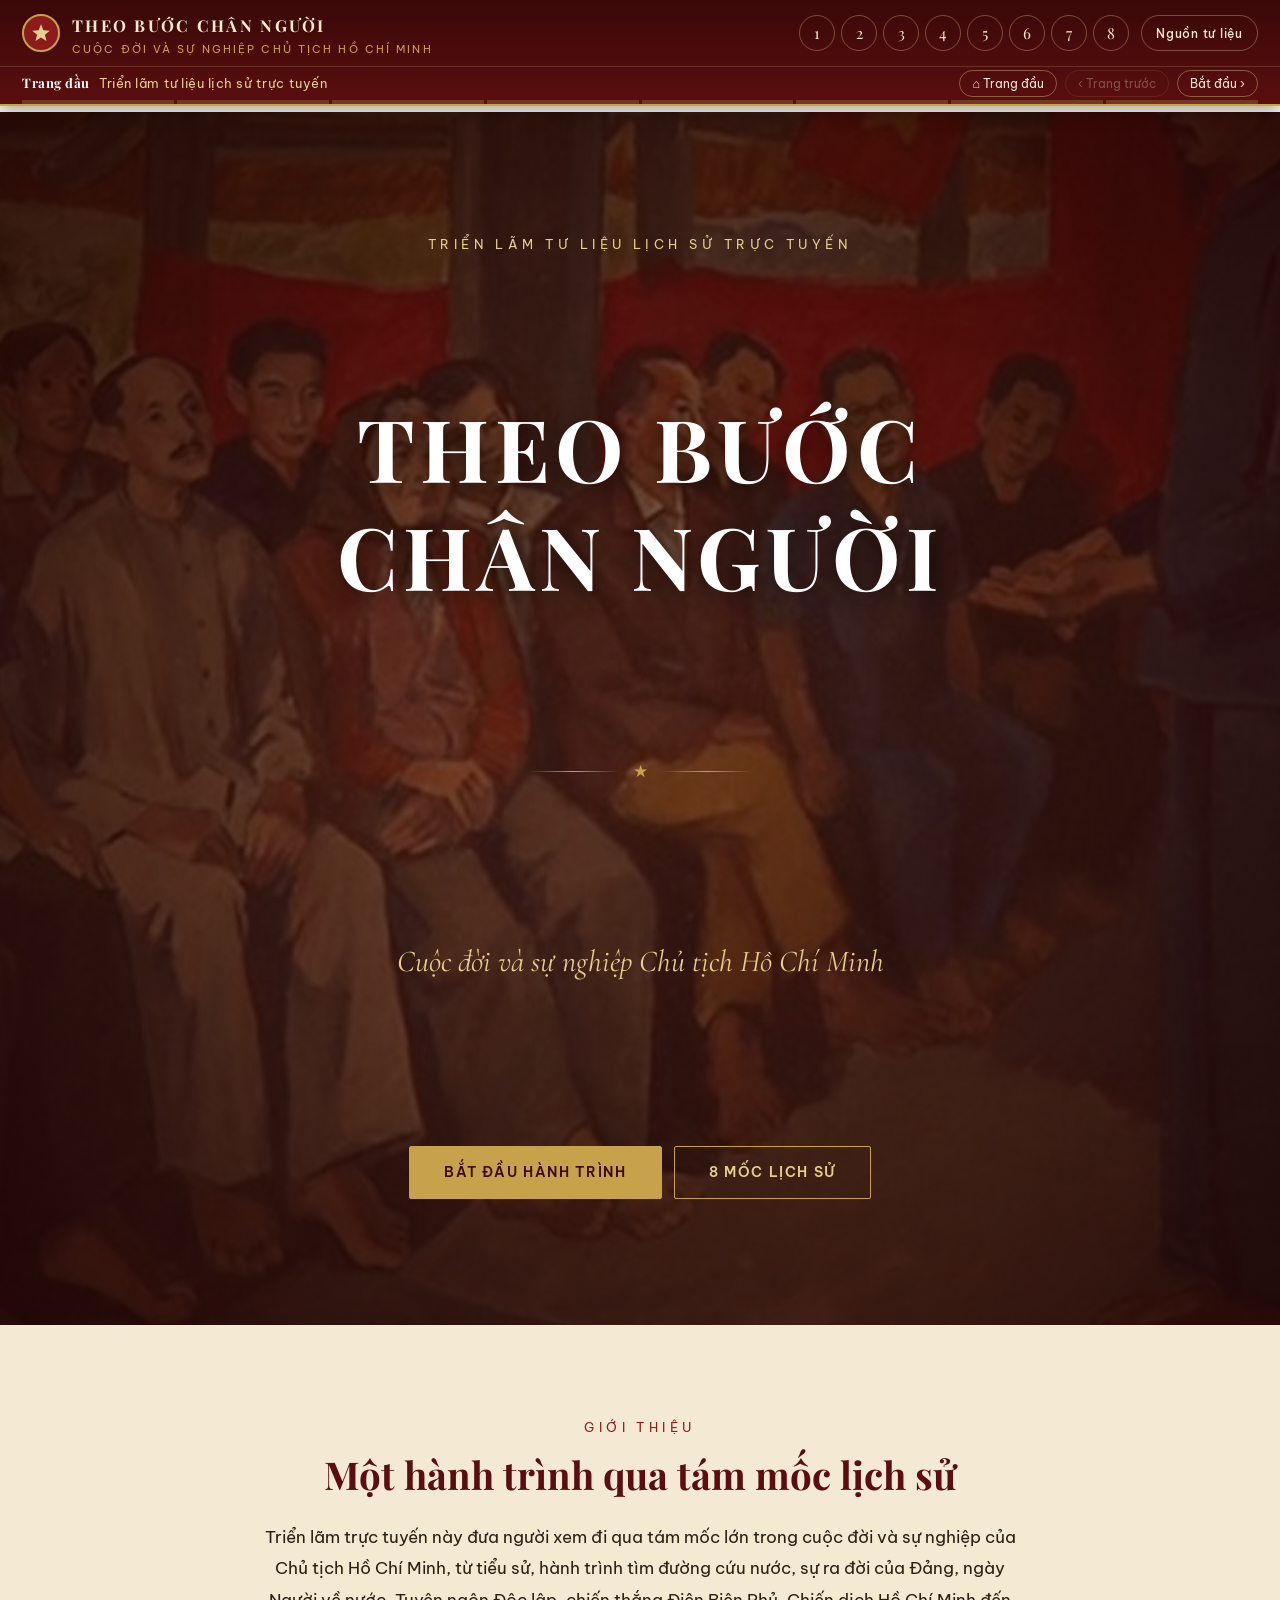
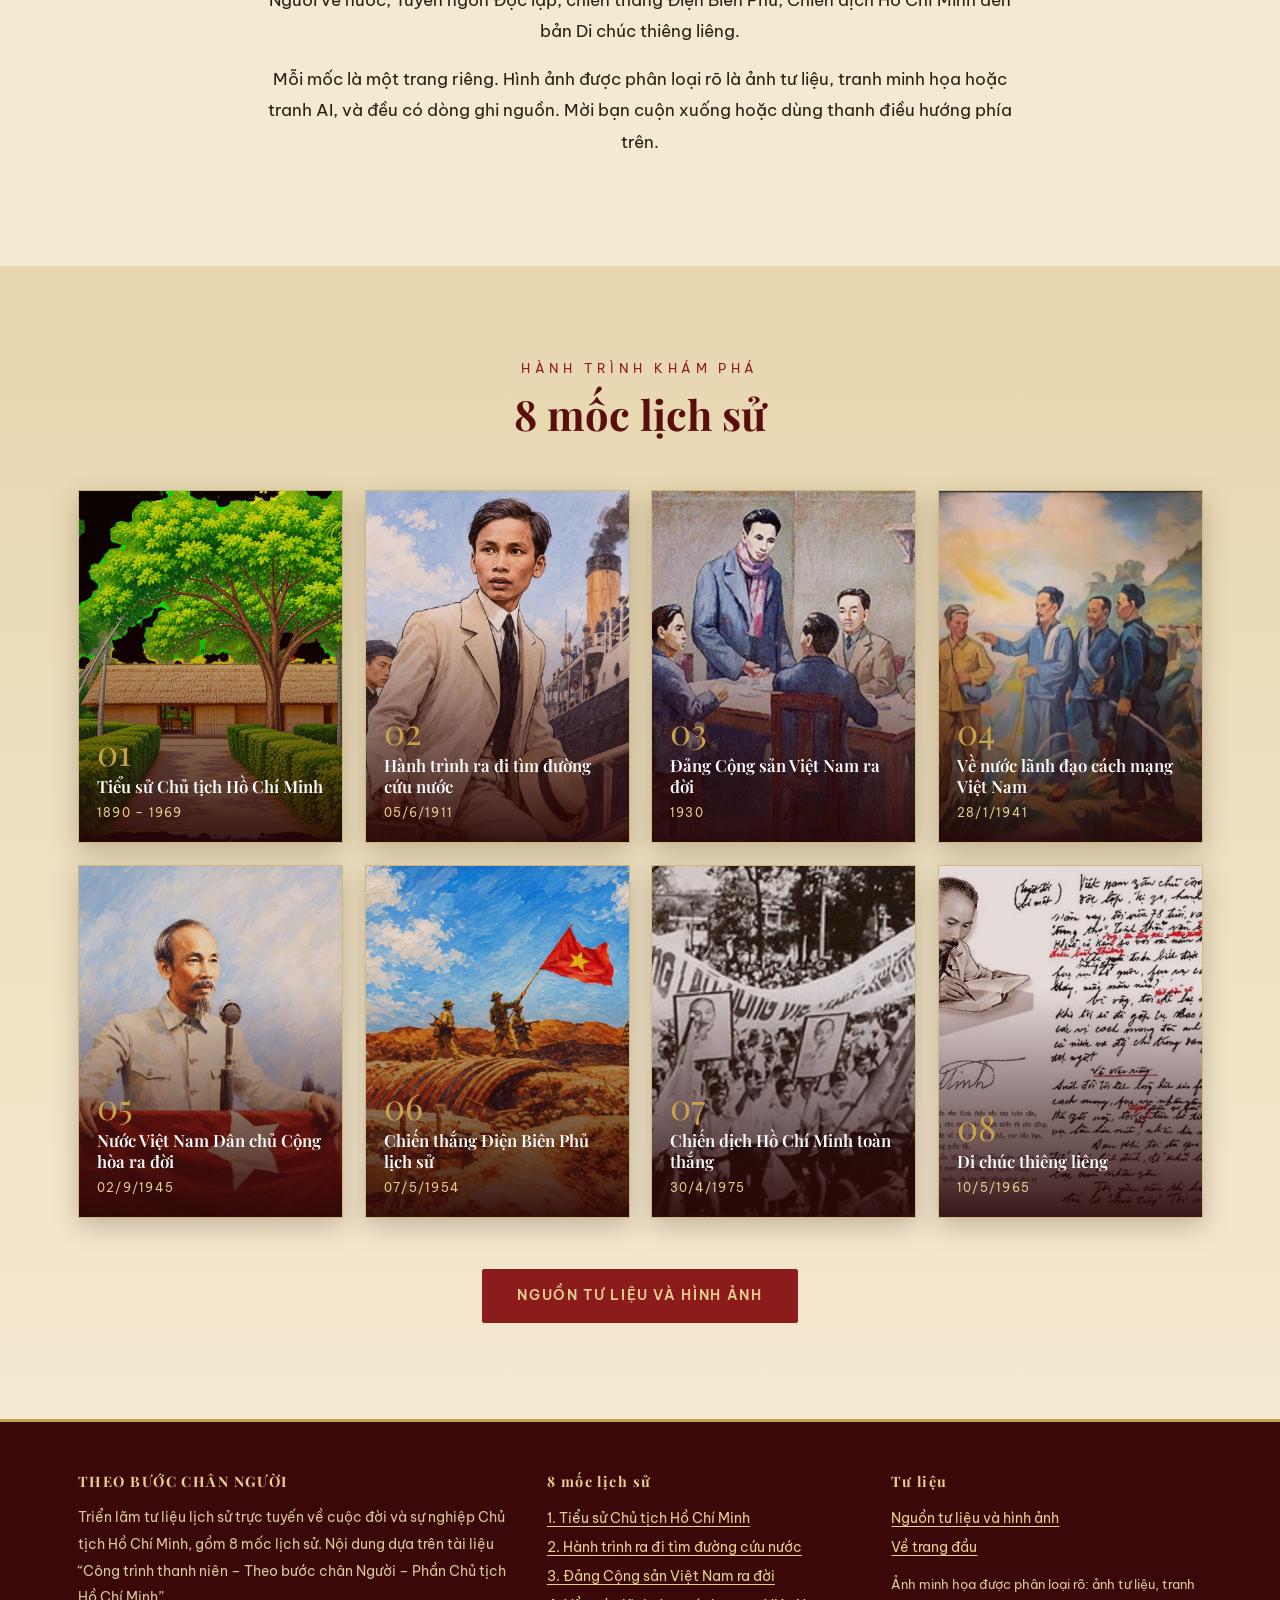
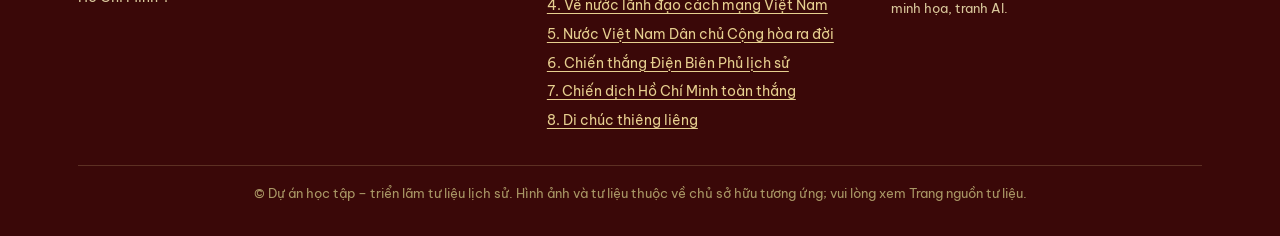
<file: index.html>
<!DOCTYPE html>
<html lang="vi">
  <head>
    <meta charset="utf-8">
    <meta name="viewport" content="width=device-width,initial-scale=1">
    <title>Triển lãm tư liệu lịch sử trực tuyến | THEO BƯỚC CHÂN NGƯỜI</title>
    <meta name="description" content="Theo bước chân Người – Cuộc đời và sự nghiệp Chủ tịch Hồ Chí Minh">
    <link rel="preconnect" href="https://fonts.googleapis.com">
    <link rel="preconnect" href="https://fonts.gstatic.com" crossorigin>
    <link rel="stylesheet" href="css/style.css">
    <link rel="stylesheet" href="css/responsive.css">
  </head>
  <body class="p0">
    <div class="loader" aria-hidden="true"><svg viewBox="0 0 24 24" aria-hidden="true"><path d="M12 1.5l2.9 7.2 7.6.5-5.8 4.9 1.9 7.5L12 17.4 5.4 21.6l1.9-7.5L1.5 9.2l7.6-.5z"/></svg></div>
    <div class="site-header">
      <div class="hd-top">
        <a class="brand" href="index.html"><span class="emblem"><svg viewBox="0 0 24 24" aria-hidden="true"><path d="M12 1.5l2.9 7.2 7.6.5-5.8 4.9 1.9 7.5L12 17.4 5.4 21.6l1.9-7.5L1.5 9.2l7.6-.5z"/></svg></span><span><b>THEO BƯỚC CHÂN NGƯỜI</b><small>Cuộc đời và sự nghiệp Chủ tịch Hồ Chí Minh</small></span></a>
        <button class="burger" aria-label="Mở menu" aria-expanded="false">☰</button>
        <ul class="menu">
          <li><a href="pages/tieusu.html" data-n="1" class=""><span class="num">1</span><span class="tip">Tiểu sử Chủ tịch Hồ Chí Minh</span></a></li>
          <li><a href="pages/tim-duong-cuu-nuoc.html" data-n="2" class=""><span class="num">2</span><span class="tip">Hành trình ra đi tìm đường cứu nước</span></a></li>
          <li><a href="pages/dang-cong-san.html" data-n="3" class=""><span class="num">3</span><span class="tip">Đảng Cộng sản Việt Nam ra đời</span></a></li>
          <li><a href="pages/ve-nuoc.html" data-n="4" class=""><span class="num">4</span><span class="tip">Về nước lãnh đạo cách mạng Việt Nam</span></a></li>
          <li><a href="pages/doc-lap.html" data-n="5" class=""><span class="num">5</span><span class="tip">Nước Việt Nam Dân chủ Cộng hòa ra đời</span></a></li>
          <li><a href="pages/dien-bien-phu.html" data-n="6" class=""><span class="num">6</span><span class="tip">Chiến thắng Điện Biên Phủ lịch sử</span></a></li>
          <li><a href="pages/chien-dich-ho-chi-minh.html" data-n="7" class=""><span class="num">7</span><span class="tip">Chiến dịch Hồ Chí Minh toàn thắng</span></a></li>
          <li><a href="pages/di-chuc.html" data-n="8" class=""><span class="num">8</span><span class="tip">Di chúc thiêng liêng</span></a></li>
          <li class="src"><a href="pages/nguon-tu-lieu.html" data-n="★" class=""><span class="num">Nguồn tư liệu</span><span class="tip">Nguồn tư liệu và hình ảnh tham khảo</span></a></li>
        </ul>
      </div>
      <div class="hd-sub">
        <div class="now"><b>Trang đầu</b> Triển lãm tư liệu lịch sử trực tuyến</div>
        <div class="pn"><a href="index.html" title="Về trang đầu">⌂<span> Trang đầu</span></a><a href="#" class="off" title="Trang trước">‹<span> Trang trước</span></a><a href="pages/tieusu.html" class="" title="Trang tiếp theo"><span>Bắt đầu </span>›</a></div>
      </div>
      <div class="journey" aria-label="Hành trình 8 mốc"><i class=""></i><i class=""></i><i class=""></i><i class=""></i><i class=""></i><i class=""></i><i class=""></i><i class=""></i></div>
      <div class="scrollbar"></div>
    </div>
    <main>
      <header class="cover">
        <div class="hero-bg" style="background-image:url('images/page-4/img12.jpg')"></div>
        <div class="hero-shade"></div>
        <div class="in">
          <div class="kicker rv rv-up">Triển lãm tư liệu lịch sử trực tuyến</div>
          <h1 class="rv rv-up" style="--d:.25s">THEO BƯỚC CHÂN NGƯỜI</h1>
          <div class="orn rv rv-up" style="--d:.4s">★</div>
          <p class="sub rv rv-up" style="--d:.55s">Cuộc đời và sự nghiệp Chủ tịch Hồ Chí Minh</p>
          <div class="rv rv-up" style="--d:.8s;margin-top:30px"><a class="btn" href="pages/tieusu.html">Bắt đầu hành trình</a><a class="btn ghost" href="#moc">8 mốc lịch sử</a></div>
        </div>
      </header>
      <section class="intro">
        <div class="wrap">
          <div class="kicker rv rv-up" style="color:var(--red)">Giới thiệu</div>
          <h2 class="rv rv-up" style="font-size:clamp(1.6rem,3.4vw,2.4rem);margin:10px 0 24px;color:var(--red-d)">Một hành trình qua tám mốc lịch sử</h2>
          <p class="rv rv-up">Triển lãm trực tuyến này đưa người xem đi qua tám mốc lớn trong cuộc đời và sự nghiệp của Chủ tịch Hồ Chí Minh, từ tiểu sử, hành trình tìm đường cứu nước, sự ra đời của Đảng, ngày Người về nước, Tuyên ngôn Độc lập, chiến thắng Điện Biên Phủ, Chiến dịch Hồ Chí Minh đến bản Di chúc thiêng liêng.</p>
          <p class="rv rv-up">Mỗi mốc là một trang riêng. Hình ảnh được phân loại rõ là ảnh tư liệu, tranh minh họa hoặc tranh AI, và đều có dòng ghi nguồn. Mời bạn cuộn xuống hoặc dùng thanh điều hướng phía trên.</p>
        </div>
      </section>
      <section class="stones" id="moc">
        <div class="wrap">
          <div class="sec-title">
            <div class="kicker rv rv-up">Hành trình khám phá</div>
            <h2 class="rv rv-up">8 mốc lịch sử</h2>
          </div>
          <div class="cards">
            <a class="card rv rv-up" style="--d:0.12s" href="pages/tieusu.html">
              <img src="images/page-1/img01.jpg" alt="Tiểu sử Chủ tịch Hồ Chí Minh" loading="lazy">
              <div class="t">
                <div class="n">01</div>
                <h3>Tiểu sử Chủ tịch Hồ Chí Minh</h3>
                <div class="d">1890 – 1969</div>
              </div>
            </a>
            <a class="card rv rv-up" style="--d:0.24s" href="pages/tim-duong-cuu-nuoc.html">
              <img src="images/page-2/img03.jpg" alt="Hành trình ra đi tìm đường cứu nước" loading="lazy">
              <div class="t">
                <div class="n">02</div>
                <h3>Hành trình ra đi tìm đường cứu nước</h3>
                <div class="d">05/6/1911</div>
              </div>
            </a>
            <a class="card rv rv-up" style="--d:0.36s" href="pages/dang-cong-san.html">
              <img src="images/page-3/img10.jpg" alt="Đảng Cộng sản Việt Nam ra đời" loading="lazy">
              <div class="t">
                <div class="n">03</div>
                <h3>Đảng Cộng sản Việt Nam ra đời</h3>
                <div class="d">1930</div>
              </div>
            </a>
            <a class="card rv rv-up" style="--d:0.00s" href="pages/ve-nuoc.html">
              <img src="images/page-4/img13.jpg" alt="Về nước lãnh đạo cách mạng Việt Nam" loading="lazy">
              <div class="t">
                <div class="n">04</div>
                <h3>Về nước lãnh đạo cách mạng Việt Nam</h3>
                <div class="d">28/1/1941</div>
              </div>
            </a>
            <a class="card rv rv-up" style="--d:0.12s" href="pages/doc-lap.html">
              <img src="images/page-5/img14.jpg" alt="Nước Việt Nam Dân chủ Cộng hòa ra đời" loading="lazy">
              <div class="t">
                <div class="n">05</div>
                <h3>Nước Việt Nam Dân chủ Cộng hòa ra đời</h3>
                <div class="d">02/9/1945</div>
              </div>
            </a>
            <a class="card rv rv-up" style="--d:0.24s" href="pages/dien-bien-phu.html">
              <img src="images/page-6/img18.jpg" alt="Chiến thắng Điện Biên Phủ lịch sử" loading="lazy">
              <div class="t">
                <div class="n">06</div>
                <h3>Chiến thắng Điện Biên Phủ lịch sử</h3>
                <div class="d">07/5/1954</div>
              </div>
            </a>
            <a class="card rv rv-up" style="--d:0.36s" href="pages/chien-dich-ho-chi-minh.html">
              <img src="images/page-7/img21.jpg" alt="Chiến dịch Hồ Chí Minh toàn thắng" loading="lazy">
              <div class="t">
                <div class="n">07</div>
                <h3>Chiến dịch Hồ Chí Minh toàn thắng</h3>
                <div class="d">30/4/1975</div>
              </div>
            </a>
            <a class="card rv rv-up" style="--d:0.00s" href="pages/di-chuc.html">
              <img src="images/page-8/img22.jpg" alt="Di chúc thiêng liêng" loading="lazy">
              <div class="t">
                <div class="n">08</div>
                <h3>Di chúc thiêng liêng</h3>
                <div class="d">10/5/1965</div>
              </div>
            </a>
          </div>
          <div style="text-align:center;margin-top:46px"><a class="btn" style="background:var(--red);color:var(--gold-l);border-color:var(--red)" href="pages/nguon-tu-lieu.html">Nguồn tư liệu và hình ảnh</a></div>
        </div>
      </section>
    </main>
    <footer class="site-footer">
      <div class="wrap">
        <div class="cols">
          <div>
            <h4>THEO BƯỚC CHÂN NGƯỜI</h4>
            <p>Triển lãm tư liệu lịch sử trực tuyến về cuộc đời và sự nghiệp Chủ tịch Hồ Chí Minh, gồm 8 mốc lịch sử. Nội dung dựa trên tài liệu “Công trình thanh niên – Theo bước chân Người – Phần Chủ tịch Hồ Chí Minh”.</p>
          </div>
          <div>
            <h4>8 mốc lịch sử</h4>
            <ul>
              <li><a href="pages/tieusu.html">1. Tiểu sử Chủ tịch Hồ Chí Minh</a></li>
              <li><a href="pages/tim-duong-cuu-nuoc.html">2. Hành trình ra đi tìm đường cứu nước</a></li>
              <li><a href="pages/dang-cong-san.html">3. Đảng Cộng sản Việt Nam ra đời</a></li>
              <li><a href="pages/ve-nuoc.html">4. Về nước lãnh đạo cách mạng Việt Nam</a></li>
              <li><a href="pages/doc-lap.html">5. Nước Việt Nam Dân chủ Cộng hòa ra đời</a></li>
              <li><a href="pages/dien-bien-phu.html">6. Chiến thắng Điện Biên Phủ lịch sử</a></li>
              <li><a href="pages/chien-dich-ho-chi-minh.html">7. Chiến dịch Hồ Chí Minh toàn thắng</a></li>
              <li><a href="pages/di-chuc.html">8. Di chúc thiêng liêng</a></li>
            </ul>
          </div>
          <div>
            <h4>Tư liệu</h4>
            <ul>
              <li><a href="pages/nguon-tu-lieu.html">Nguồn tư liệu và hình ảnh</a></li>
              <li><a href="index.html">Về trang đầu</a></li>
            </ul>
            <p style="margin-top:10px;font-size:.82rem">Ảnh minh họa được phân loại rõ: ảnh tư liệu, tranh minh họa, tranh AI.</p>
          </div>
        </div>
        <div class="cp">© Dự án học tập – triển lãm tư liệu lịch sử. Hình ảnh và tư liệu thuộc về chủ sở hữu tương ứng; vui lòng xem Trang nguồn tư liệu.</div>
      </div>
    </footer>
    <button class="totop" aria-label="Lên đầu trang">↑</button>
    <script src="js/main.js" defer></script>
    <script src="js/animation.js" defer></script>
  </body>
</html>
</file>
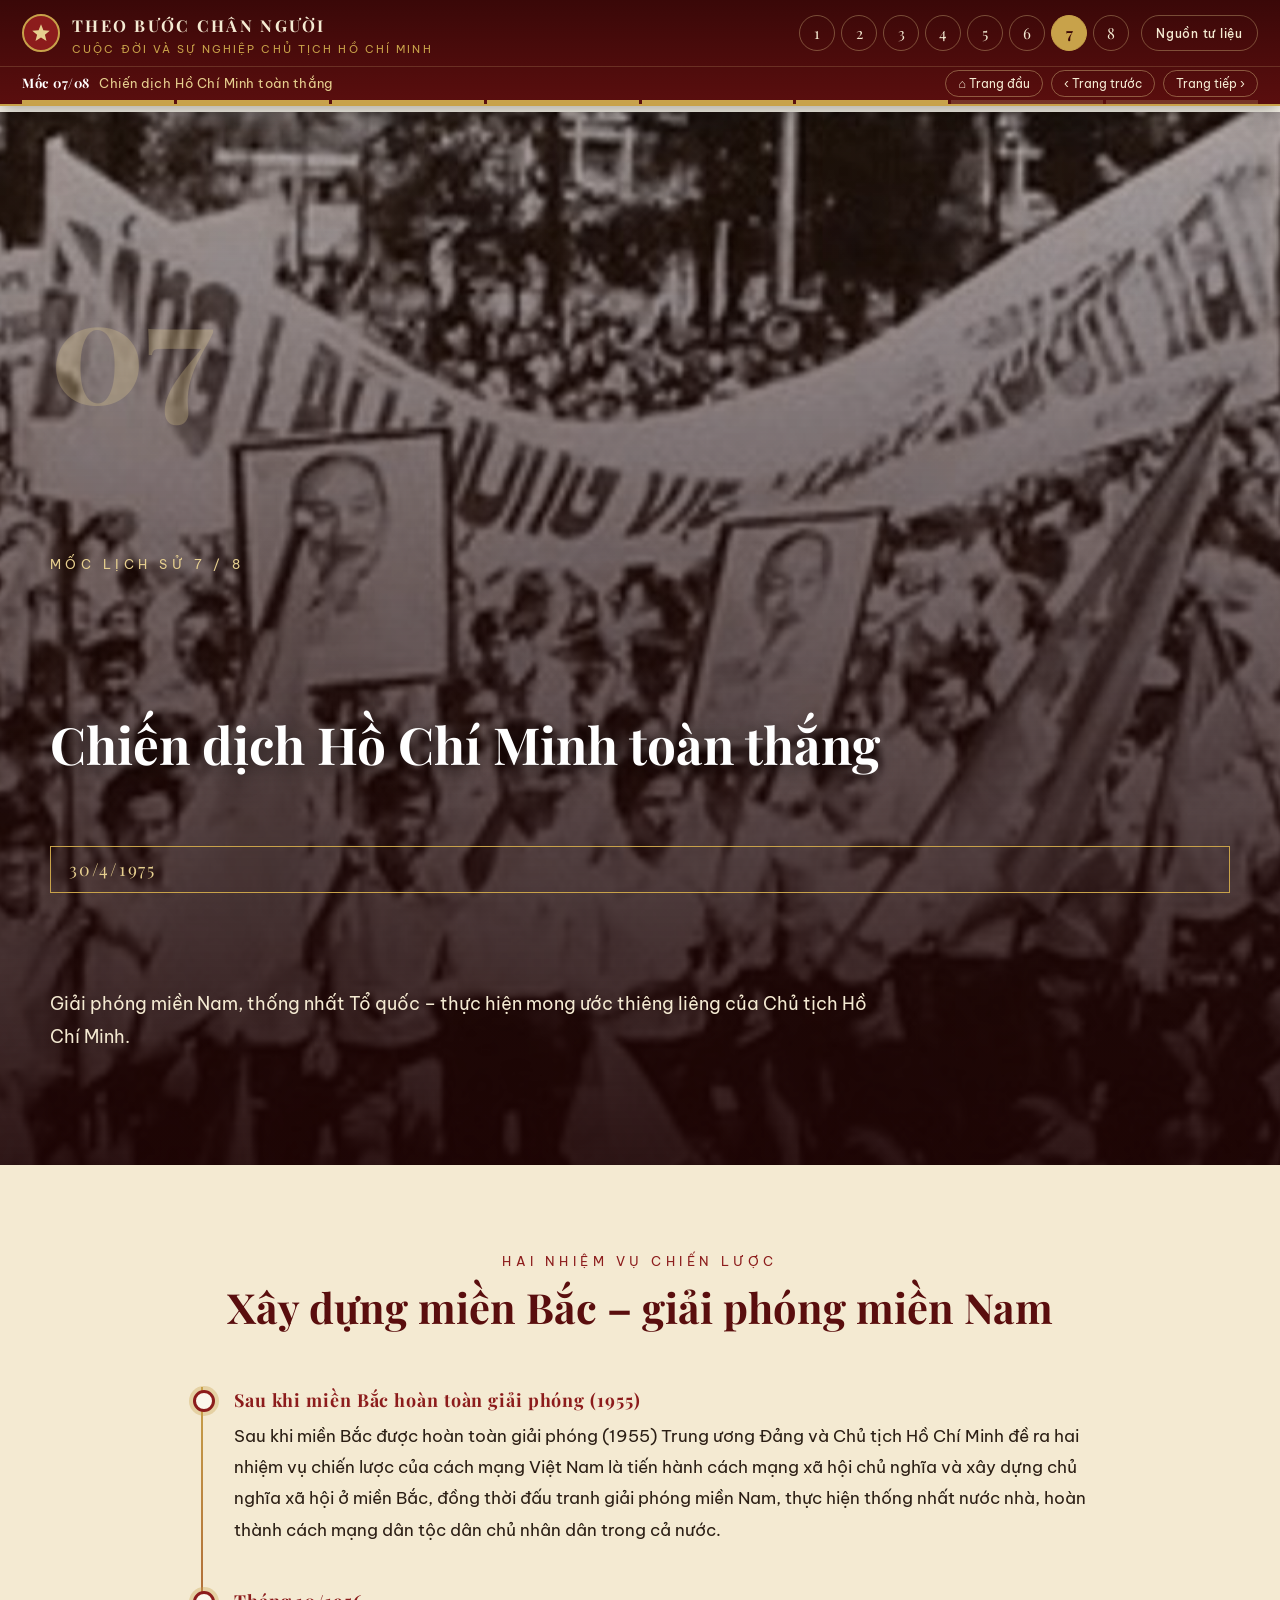
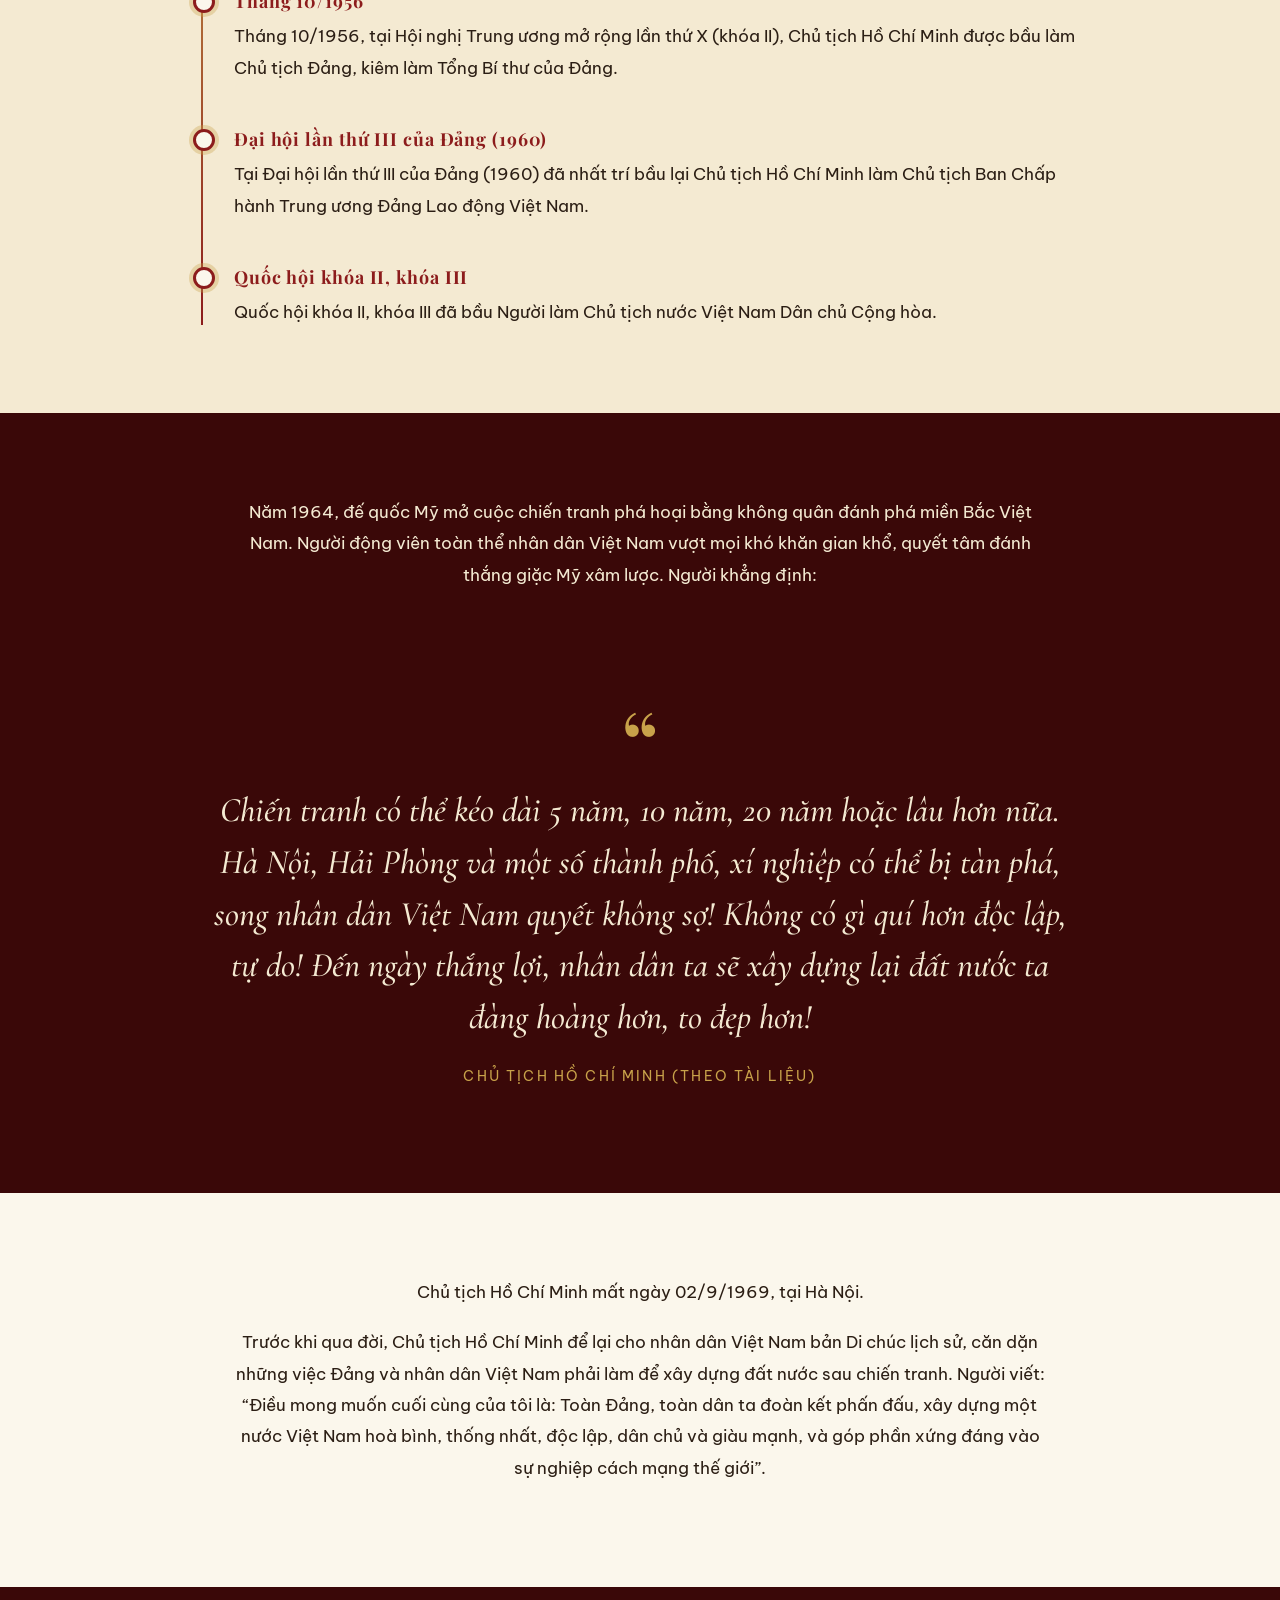
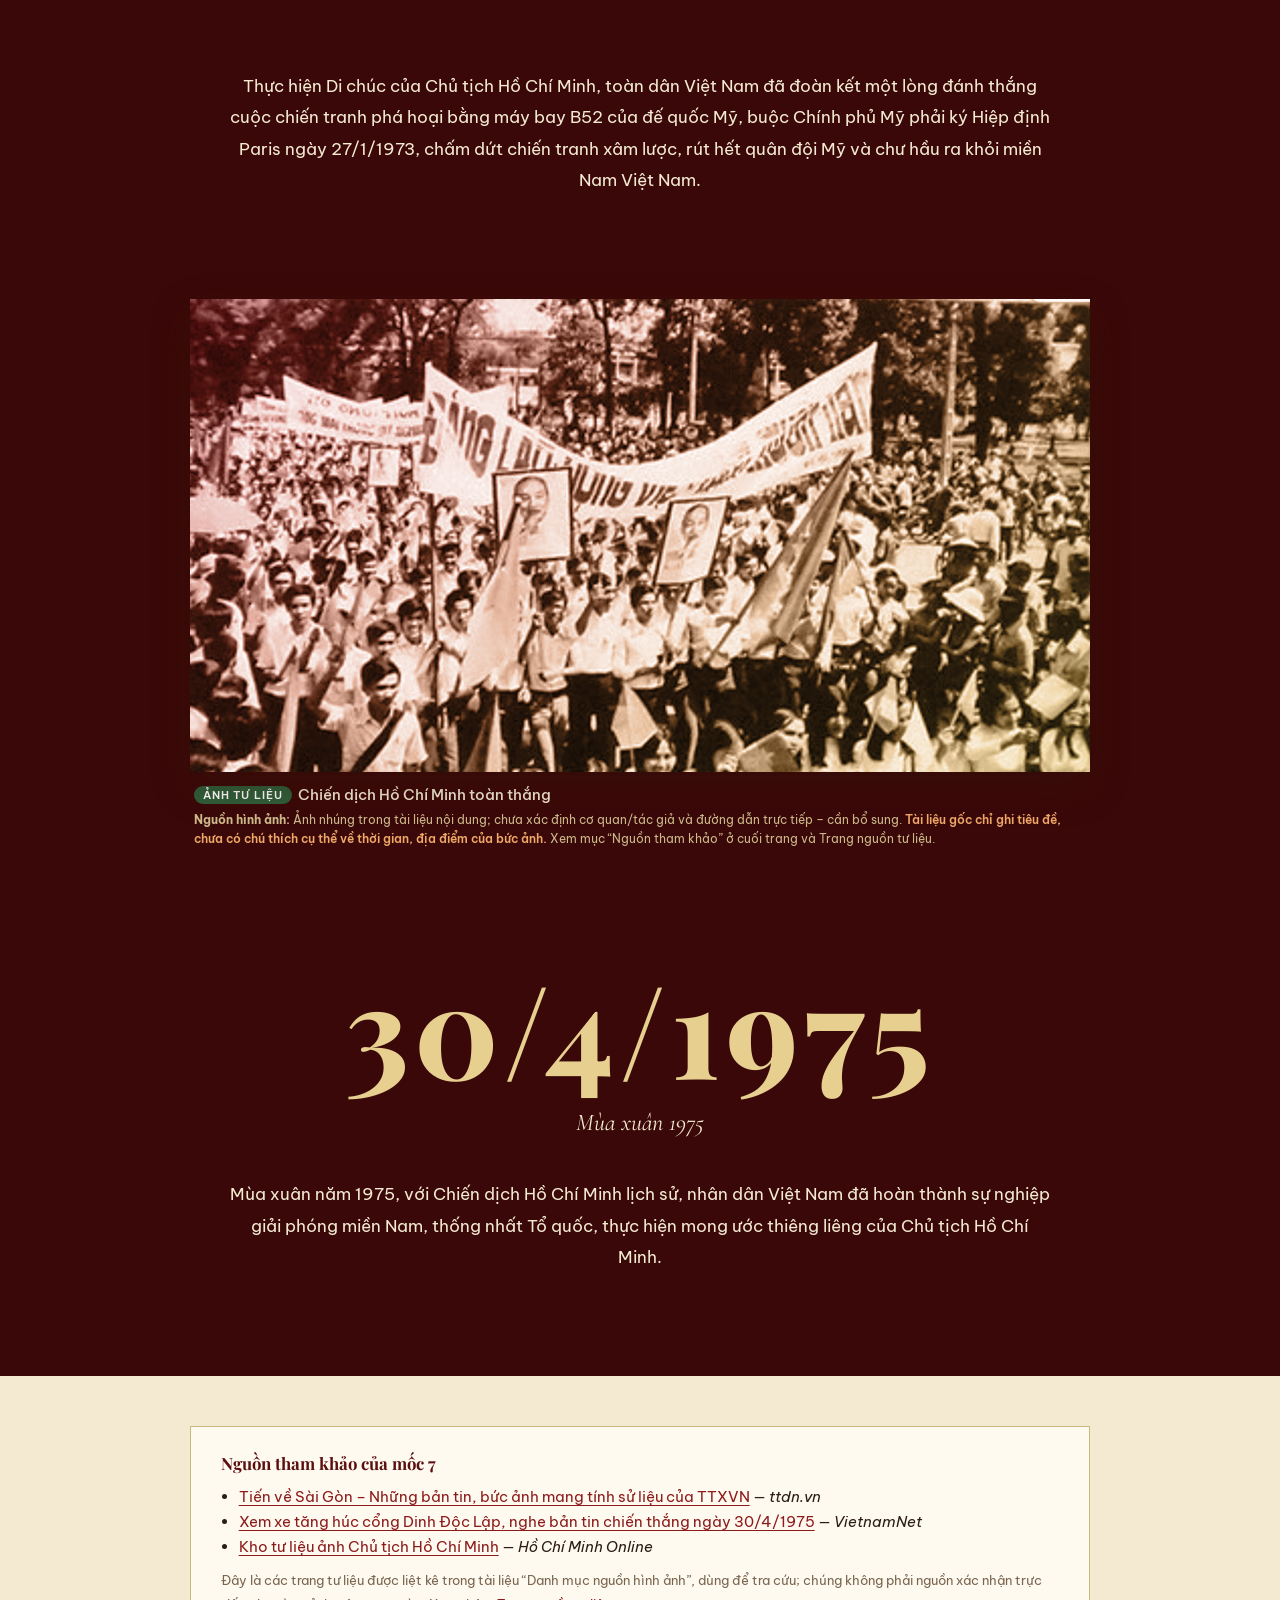
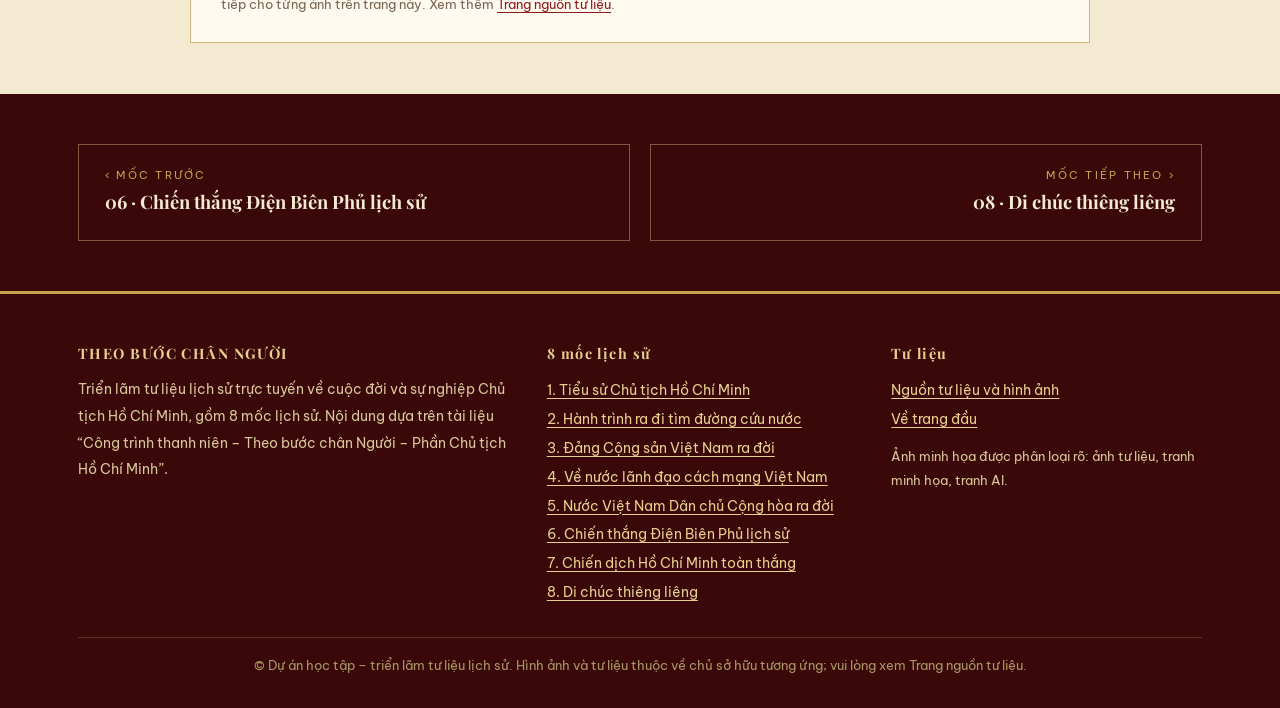
<file: pages/chien-dich-ho-chi-minh.html>
<!DOCTYPE html>
<html lang="vi">
  <head>
    <meta charset="utf-8">
    <meta name="viewport" content="width=device-width,initial-scale=1">
    <title>Chiến dịch Hồ Chí Minh toàn thắng | THEO BƯỚC CHÂN NGƯỜI</title>
    <meta name="description" content="Chiến dịch Hồ Chí Minh toàn thắng">
    <link rel="preconnect" href="https://fonts.googleapis.com">
    <link rel="preconnect" href="https://fonts.gstatic.com" crossorigin>
    <link rel="stylesheet" href="../css/style.css">
    <link rel="stylesheet" href="../css/responsive.css">
  </head>
  <body class="p7">
    <div class="loader" aria-hidden="true"><svg viewBox="0 0 24 24" aria-hidden="true"><path d="M12 1.5l2.9 7.2 7.6.5-5.8 4.9 1.9 7.5L12 17.4 5.4 21.6l1.9-7.5L1.5 9.2l7.6-.5z"/></svg></div>
    <div class="site-header">
      <div class="hd-top">
        <a class="brand" href="../index.html"><span class="emblem"><svg viewBox="0 0 24 24" aria-hidden="true"><path d="M12 1.5l2.9 7.2 7.6.5-5.8 4.9 1.9 7.5L12 17.4 5.4 21.6l1.9-7.5L1.5 9.2l7.6-.5z"/></svg></span><span><b>THEO BƯỚC CHÂN NGƯỜI</b><small>Cuộc đời và sự nghiệp Chủ tịch Hồ Chí Minh</small></span></a>
        <button class="burger" aria-label="Mở menu" aria-expanded="false">☰</button>
        <ul class="menu">
          <li><a href="tieusu.html" data-n="1" class=""><span class="num">1</span><span class="tip">Tiểu sử Chủ tịch Hồ Chí Minh</span></a></li>
          <li><a href="tim-duong-cuu-nuoc.html" data-n="2" class=""><span class="num">2</span><span class="tip">Hành trình ra đi tìm đường cứu nước</span></a></li>
          <li><a href="dang-cong-san.html" data-n="3" class=""><span class="num">3</span><span class="tip">Đảng Cộng sản Việt Nam ra đời</span></a></li>
          <li><a href="ve-nuoc.html" data-n="4" class=""><span class="num">4</span><span class="tip">Về nước lãnh đạo cách mạng Việt Nam</span></a></li>
          <li><a href="doc-lap.html" data-n="5" class=""><span class="num">5</span><span class="tip">Nước Việt Nam Dân chủ Cộng hòa ra đời</span></a></li>
          <li><a href="dien-bien-phu.html" data-n="6" class=""><span class="num">6</span><span class="tip">Chiến thắng Điện Biên Phủ lịch sử</span></a></li>
          <li><a href="chien-dich-ho-chi-minh.html" data-n="7" class="active" aria-current="page"><span class="num">7</span><span class="tip">Chiến dịch Hồ Chí Minh toàn thắng</span></a></li>
          <li><a href="di-chuc.html" data-n="8" class=""><span class="num">8</span><span class="tip">Di chúc thiêng liêng</span></a></li>
          <li class="src"><a href="nguon-tu-lieu.html" data-n="★" class=""><span class="num">Nguồn tư liệu</span><span class="tip">Nguồn tư liệu và hình ảnh tham khảo</span></a></li>
        </ul>
      </div>
      <div class="hd-sub">
        <div class="now"><b>Mốc 07/08</b> Chiến dịch Hồ Chí Minh toàn thắng</div>
        <div class="pn"><a href="../index.html" title="Về trang đầu">⌂<span> Trang đầu</span></a><a href="dien-bien-phu.html" class="" title="Trang trước">‹<span> Trang trước</span></a><a href="di-chuc.html" class="" title="Trang tiếp theo"><span>Trang tiếp </span>›</a></div>
      </div>
      <div class="journey" aria-label="Hành trình 8 mốc"><i class="done"></i><i class="done"></i><i class="done"></i><i class="done"></i><i class="done"></i><i class="done"></i><i class="cur"></i><i class=""></i></div>
      <div class="scrollbar"></div>
    </div>
    <main>
      <header class="hero">
        <div class="hero-bg" style="background-image:url('../images/page-7/img21.jpg')"></div>
        <div class="hero-shade"></div>
        <div class="wrap in">
          <div class="num rv rv-up">07</div>
          <div class="kicker rv rv-up" style="--d:.15s">Mốc lịch sử 7 / 8</div>
          <h1 class="rv rv-up" style="--d:.3s">Chiến dịch Hồ Chí Minh toàn thắng</h1>
          <span class="date rv rv-up" style="--d:.45s">30/4/1975</span>
          <p class="lead rv rv-up" style="--d:.6s">Giải phóng miền Nam, thống nhất Tổ quốc – thực hiện mong ước thiêng liêng của Chủ tịch Hồ Chí Minh.</p>
        </div>
      </header>
      <section class="blk cream">
        <div class="wrap">
          <div class="sec-title rv rv-up">
            <div class="kicker">Hai nhiệm vụ chiến lược</div>
            <h2>Xây dựng miền Bắc – giải phóng miền Nam</h2>
          </div>
          <div class="timeline">
            <div class="tl-item" style="transition-delay:0.00s">
              <div class="d">Sau khi miền Bắc hoàn toàn giải phóng (1955)</div>
              <p>Sau khi miền Bắc được hoàn toàn giải phóng (1955) Trung ương Đảng và Chủ tịch Hồ Chí Minh đề ra hai nhiệm vụ chiến lược của cách mạng Việt Nam là tiến hành cách mạng xã hội chủ nghĩa và xây dựng chủ nghĩa xã hội ở miền Bắc, đồng thời đấu tranh giải phóng miền Nam, thực hiện thống nhất nước nhà, hoàn thành cách mạng dân tộc dân chủ nhân dân trong cả nước.</p>
            </div>
            <div class="tl-item" style="transition-delay:0.08s">
              <div class="d">Tháng 10/1956</div>
              <p>Tháng 10/1956, tại Hội nghị Trung ương mở rộng lần thứ X (khóa II), Chủ tịch Hồ Chí Minh được bầu làm Chủ tịch Đảng, kiêm làm Tổng Bí thư của Đảng.</p>
            </div>
            <div class="tl-item" style="transition-delay:0.16s">
              <div class="d">Đại hội lần thứ III của Đảng (1960)</div>
              <p>Tại Đại hội lần thứ III của Đảng (1960) đã nhất trí bầu lại Chủ tịch Hồ Chí Minh làm Chủ tịch Ban Chấp hành Trung ương Đảng Lao động Việt Nam.</p>
            </div>
            <div class="tl-item" style="transition-delay:0.24s">
              <div class="d">Quốc hội khóa II, khóa III</div>
              <p>Quốc hội khóa II, khóa III đã bầu Người làm Chủ tịch nước Việt Nam Dân chủ Cộng hòa.</p>
            </div>
          </div>
        </div>
      </section>
      <section class="blk dark">
        <div class="wrap">
          <div class="center rv rv-up">
            <p>Năm 1964, đế quốc Mỹ mở cuộc chiến tranh phá hoại bằng không quân đánh phá miền Bắc Việt Nam. Người động viên toàn thể nhân dân Việt Nam vượt mọi khó khăn gian khổ, quyết tâm đánh thắng giặc Mỹ xâm lược. Người khẳng định:</p>
          </div>
        </div>
      </section>
      <section class="blk dark" style="padding-top:0">
        <div class="wrap">
          <div class="quote">
            <div class="q"><span class="ql" style="--i:0">Chiến tranh có thể kéo dài 5 năm, 10 năm, 20 năm hoặc lâu hơn nữa. Hà Nội, Hải Phòng và một số thành phố, xí nghiệp có thể bị tàn phá, song nhân dân Việt Nam quyết không sợ! Không có gì quí hơn độc lập, tự do! Đến ngày thắng lợi, nhân dân ta sẽ xây dựng lại đất nước ta đàng hoàng hơn, to đẹp hơn!</span></div>
            <cite>Chủ tịch Hồ Chí Minh (theo tài liệu)</cite>
          </div>
        </div>
      </section>
      <section class="blk light">
        <div class="wrap">
          <div class="center rv rv-up">
            <p>Chủ tịch Hồ Chí Minh mất ngày 02/9/1969, tại Hà Nội.</p>
            <p>Trước khi qua đời, Chủ tịch Hồ Chí Minh để lại cho nhân dân Việt Nam bản Di chúc lịch sử, căn dặn những việc Đảng và nhân dân Việt Nam phải làm để xây dựng đất nước sau chiến tranh. Người viết: “Điều mong muốn cuối cùng của tôi là: Toàn Đảng, toàn dân ta đoàn kết phấn đấu, xây dựng một nước Việt Nam hoà bình, thống nhất, độc lập, dân chủ và giàu mạnh, và góp phần xứng đáng vào sự nghiệp cách mạng thế giới”.</p>
          </div>
        </div>
      </section>
      <section class="blk dark">
        <div class="wrap">
          <div class="center rv rv-up">
            <p>Thực hiện Di chúc của Chủ tịch Hồ Chí Minh, toàn dân Việt Nam đã đoàn kết một lòng đánh thắng cuộc chiến tranh phá hoại bằng máy bay B52 của đế quốc Mỹ, buộc Chính phủ Mỹ phải ký Hiệp định Paris ngày 27/1/1973, chấm dứt chiến tranh xâm lược, rút hết quân đội Mỹ và chư hầu ra khỏi miền Nam Việt Nam.</p>
          </div>
        </div>
      </section>
      <section class="blk dark gc" style="padding-top:0">
        <div class="wrap">
          <div class="rv rv-up" style="max-width:900px;margin:0 auto">
            <figure class="fig ">
              <button
                class="zoom"
                type="button"
                data-lb="../images/page-7/img21.jpg"
                data-alt="Chiến dịch Hồ Chí Minh toàn thắng"
                data-cap="Chiến dịch Hồ Chí Minh toàn thắng"
                data-src="Ảnh tư liệu · Ảnh nhúng trong tài liệu nội dung; chưa xác định cơ quan/tác giả và đường dẫn trực tiếp – cần bổ sung. Tài liệu gốc chỉ ghi tiêu đề, chưa có chú thích cụ thể về thời gian, địa điểm của bức ảnh."
                aria-label="Xem ảnh lớn: Chiến dịch Hồ Chí Minh toàn thắng">
                <img src="../images/page-7/img21.jpg" alt="Chiến dịch Hồ Chí Minh toàn thắng" loading="lazy" decoding="async">
              </button>
              <figcaption><span class="cap"><span class="badge b-doc">Ảnh tư liệu</span>Chiến dịch Hồ Chí Minh toàn thắng</span><span class="src"><b>Nguồn hình ảnh:</b> Ảnh nhúng trong tài liệu nội dung; chưa xác định cơ quan/tác giả và đường dẫn trực tiếp – cần bổ sung. <span class="flag">Tài liệu gốc chỉ ghi tiêu đề, chưa có chú thích cụ thể về thời gian, địa điểm của bức ảnh.</span> Xem mục “Nguồn tham khảo” ở cuối trang và Trang nguồn tư liệu.</span></figcaption>
            </figure>
          </div>
        </div>
      </section>
      <section class="blk dark" style="padding-top:20px">
        <div class="wrap">
          <div class="center rv rv-up">
            <div class="bigdate rv rv-up">
              <div class="d1">30/4/1975</div>
              <div class="d2">Mùa xuân 1975</div>
            </div>
            <p style="margin-top:24px">Mùa xuân năm 1975, với Chiến dịch Hồ Chí Minh lịch sử, nhân dân Việt Nam đã hoàn thành sự nghiệp giải phóng miền Nam, thống nhất Tổ quốc, thực hiện mong ước thiêng liêng của Chủ tịch Hồ Chí Minh.</p>
          </div>
        </div>
      </section>
      <section class="blk cream" style="padding:50px 0">
        <div class="wrap">
          <div class="srcbox rv rv-up">
            <h3>Nguồn tham khảo của mốc 7</h3>
            <ul>
              <li><a href="https://www.ttdn.vn/hoi-nhap-va-phat-trien/van-hoa-xa-hoi/tien-ve-sai-gon-nhung-ban-tin-buc-anh-mang-tinh-su-lieu-cua-ttxvn-35341" target="_blank" rel="noopener">Tiến về Sài Gòn – Những bản tin, bức ảnh mang tính sử liệu của TTXVN</a> — <em>ttdn.vn</em></li>
              <li><a href="https://vietnamnet.vn/xem-xe-tang-huc-cong-dinh-doc-lap-nghe-ban-tin-chien-thang-ngay-30-4-1975-2395497.html" target="_blank" rel="noopener">Xem xe tăng húc cổng Dinh Độc Lập, nghe bản tin chiến thắng ngày 30/4/1975</a> — <em>VietnamNet</em></li>
              <li><a href="https://hochiminh.online/tu-lieu-anh-chu-tich-ho-chi-minh-tu-nam-1930-1945/" target="_blank" rel="noopener">Kho tư liệu ảnh Chủ tịch Hồ Chí Minh</a> — <em>Hồ Chí Minh Online</em></li>
            </ul>
            <p class="m">Đây là các trang tư liệu được liệt kê trong tài liệu “Danh mục nguồn hình ảnh”, dùng để tra cứu; chúng không phải nguồn xác nhận trực tiếp cho từng ảnh trên trang này. Xem thêm <a href="nguon-tu-lieu.html">Trang nguồn tư liệu</a>.</p>
          </div>
        </div>
      </section>
      <nav class="nextnav">
        <div class="wrap" style="display:flex;gap:20px;width:100%;max-width:var(--wrap)" class="x"><a href="dien-bien-phu.html"><small>‹ Mốc trước</small><b>06 · Chiến thắng Điện Biên Phủ lịch sử</b></a><a class="nx" href="di-chuc.html"><small>Mốc tiếp theo ›</small><b>08 · Di chúc thiêng liêng</b></a></div>
      </nav>
    </main>
    <footer class="site-footer">
      <div class="wrap">
        <div class="cols">
          <div>
            <h4>THEO BƯỚC CHÂN NGƯỜI</h4>
            <p>Triển lãm tư liệu lịch sử trực tuyến về cuộc đời và sự nghiệp Chủ tịch Hồ Chí Minh, gồm 8 mốc lịch sử. Nội dung dựa trên tài liệu “Công trình thanh niên – Theo bước chân Người – Phần Chủ tịch Hồ Chí Minh”.</p>
          </div>
          <div>
            <h4>8 mốc lịch sử</h4>
            <ul>
              <li><a href="tieusu.html">1. Tiểu sử Chủ tịch Hồ Chí Minh</a></li>
              <li><a href="tim-duong-cuu-nuoc.html">2. Hành trình ra đi tìm đường cứu nước</a></li>
              <li><a href="dang-cong-san.html">3. Đảng Cộng sản Việt Nam ra đời</a></li>
              <li><a href="ve-nuoc.html">4. Về nước lãnh đạo cách mạng Việt Nam</a></li>
              <li><a href="doc-lap.html">5. Nước Việt Nam Dân chủ Cộng hòa ra đời</a></li>
              <li><a href="dien-bien-phu.html">6. Chiến thắng Điện Biên Phủ lịch sử</a></li>
              <li><a href="chien-dich-ho-chi-minh.html">7. Chiến dịch Hồ Chí Minh toàn thắng</a></li>
              <li><a href="di-chuc.html">8. Di chúc thiêng liêng</a></li>
            </ul>
          </div>
          <div>
            <h4>Tư liệu</h4>
            <ul>
              <li><a href="nguon-tu-lieu.html">Nguồn tư liệu và hình ảnh</a></li>
              <li><a href="../index.html">Về trang đầu</a></li>
            </ul>
            <p style="margin-top:10px;font-size:.82rem">Ảnh minh họa được phân loại rõ: ảnh tư liệu, tranh minh họa, tranh AI.</p>
          </div>
        </div>
        <div class="cp">© Dự án học tập – triển lãm tư liệu lịch sử. Hình ảnh và tư liệu thuộc về chủ sở hữu tương ứng; vui lòng xem Trang nguồn tư liệu.</div>
      </div>
    </footer>
    <button class="totop" aria-label="Lên đầu trang">↑</button>
    <script src="../js/main.js" defer></script>
    <script src="../js/animation.js" defer></script>
  </body>
</html>
</file>
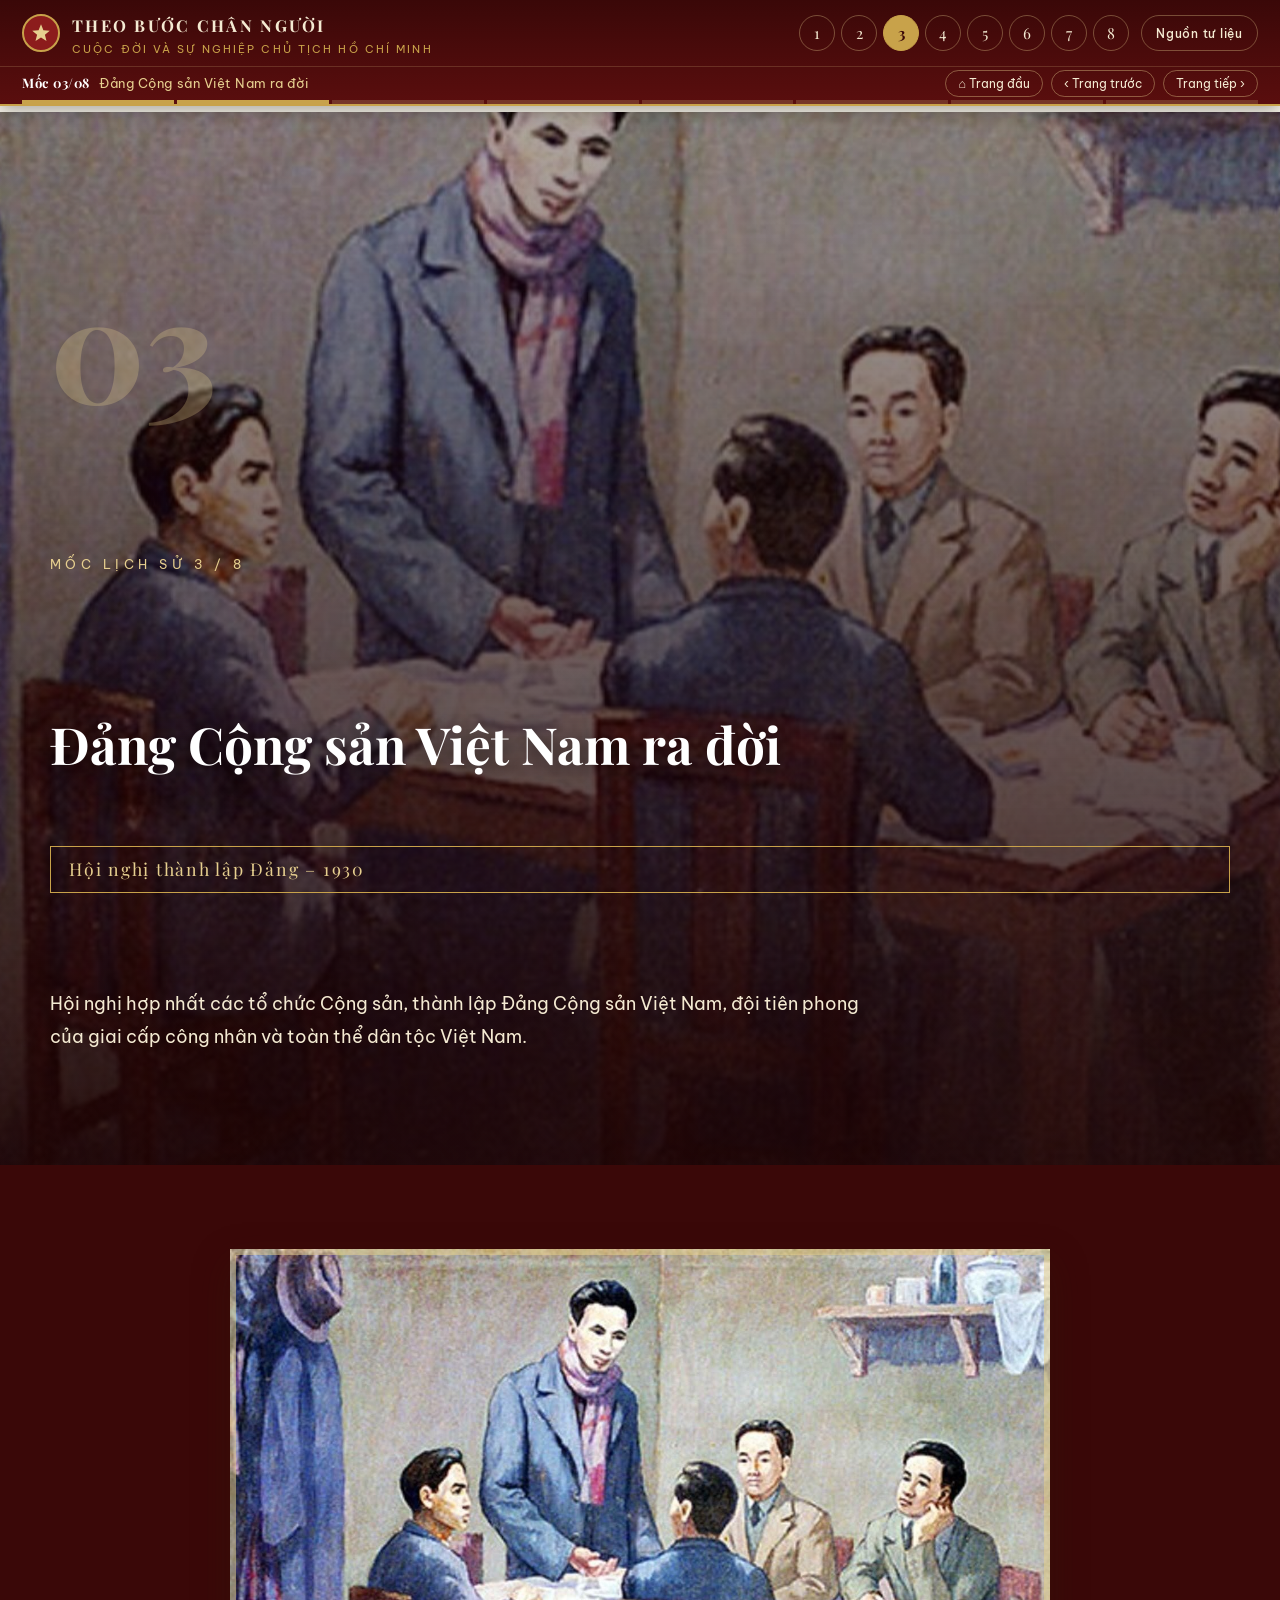
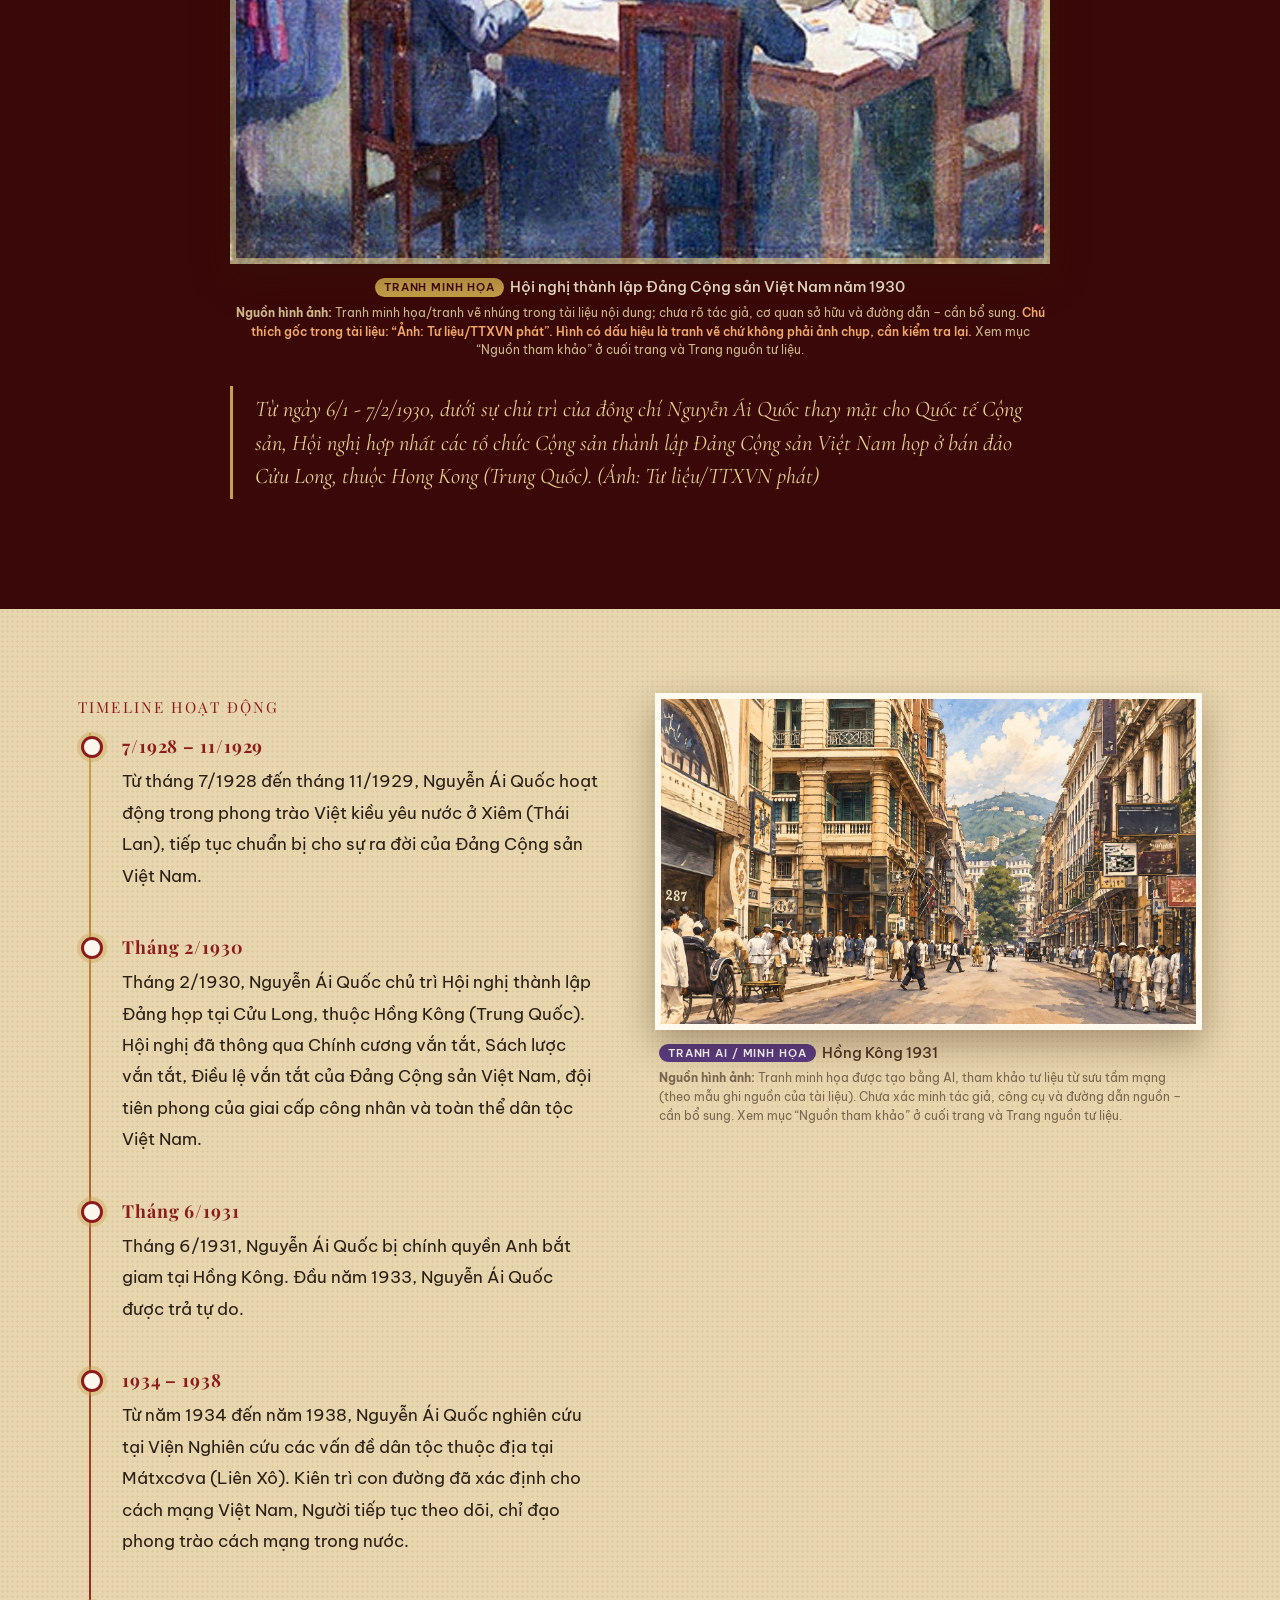
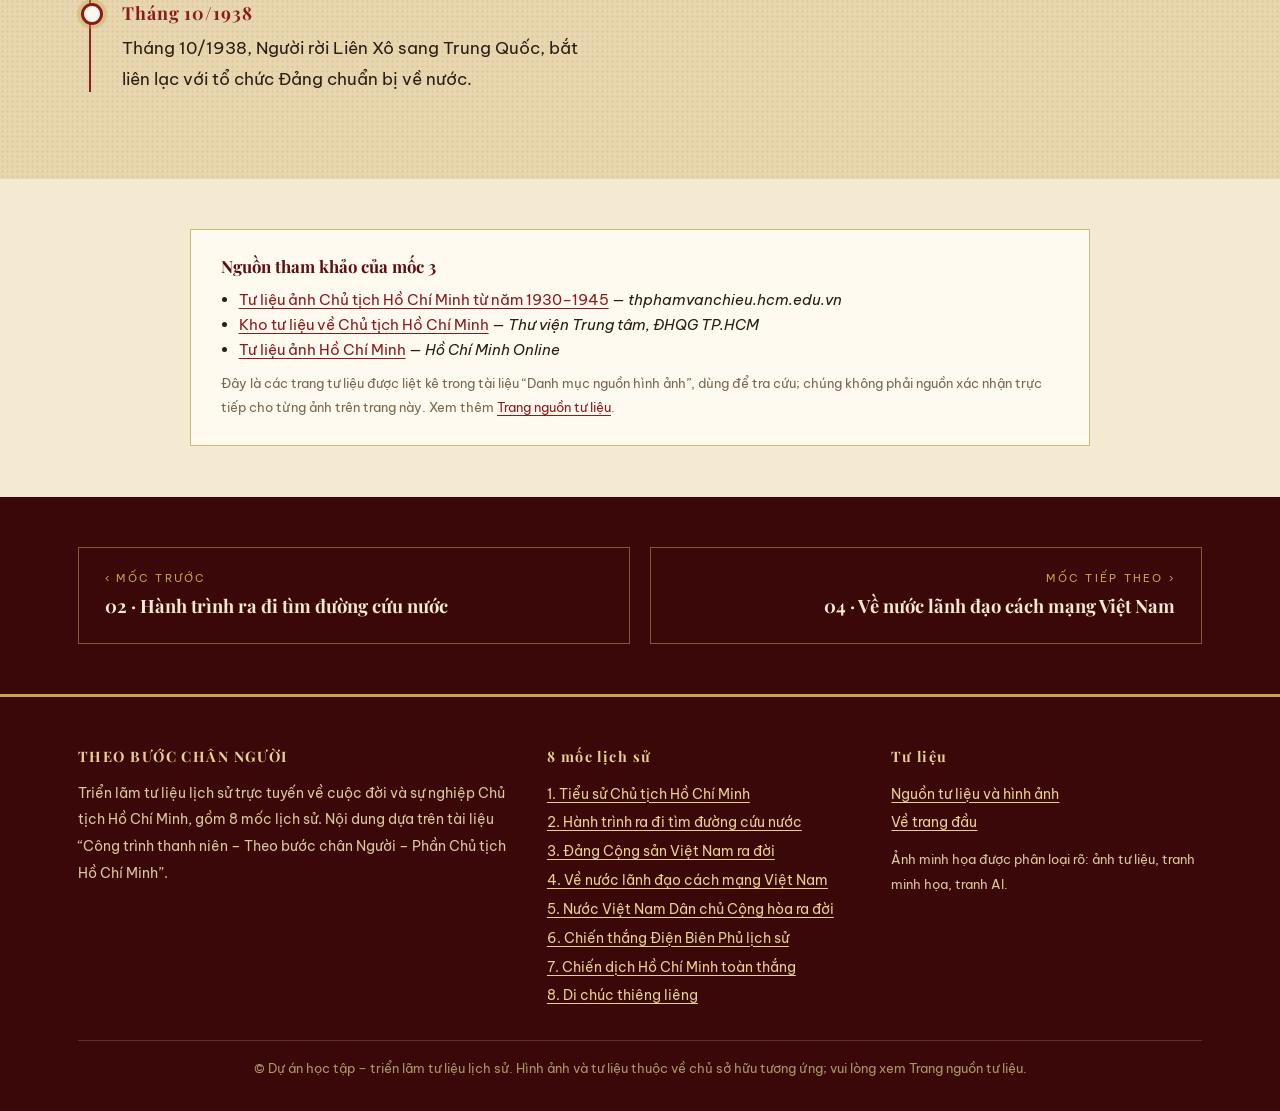
<file: pages/dang-cong-san.html>
<!DOCTYPE html>
<html lang="vi">
  <head>
    <meta charset="utf-8">
    <meta name="viewport" content="width=device-width,initial-scale=1">
    <title>Đảng Cộng sản Việt Nam ra đời | THEO BƯỚC CHÂN NGƯỜI</title>
    <meta name="description" content="Đảng Cộng sản Việt Nam ra đời">
    <link rel="preconnect" href="https://fonts.googleapis.com">
    <link rel="preconnect" href="https://fonts.gstatic.com" crossorigin>
    <link rel="stylesheet" href="../css/style.css">
    <link rel="stylesheet" href="../css/responsive.css">
  </head>
  <body class="p3">
    <div class="loader" aria-hidden="true"><svg viewBox="0 0 24 24" aria-hidden="true"><path d="M12 1.5l2.9 7.2 7.6.5-5.8 4.9 1.9 7.5L12 17.4 5.4 21.6l1.9-7.5L1.5 9.2l7.6-.5z"/></svg></div>
    <div class="site-header">
      <div class="hd-top">
        <a class="brand" href="../index.html"><span class="emblem"><svg viewBox="0 0 24 24" aria-hidden="true"><path d="M12 1.5l2.9 7.2 7.6.5-5.8 4.9 1.9 7.5L12 17.4 5.4 21.6l1.9-7.5L1.5 9.2l7.6-.5z"/></svg></span><span><b>THEO BƯỚC CHÂN NGƯỜI</b><small>Cuộc đời và sự nghiệp Chủ tịch Hồ Chí Minh</small></span></a>
        <button class="burger" aria-label="Mở menu" aria-expanded="false">☰</button>
        <ul class="menu">
          <li><a href="tieusu.html" data-n="1" class=""><span class="num">1</span><span class="tip">Tiểu sử Chủ tịch Hồ Chí Minh</span></a></li>
          <li><a href="tim-duong-cuu-nuoc.html" data-n="2" class=""><span class="num">2</span><span class="tip">Hành trình ra đi tìm đường cứu nước</span></a></li>
          <li><a href="dang-cong-san.html" data-n="3" class="active" aria-current="page"><span class="num">3</span><span class="tip">Đảng Cộng sản Việt Nam ra đời</span></a></li>
          <li><a href="ve-nuoc.html" data-n="4" class=""><span class="num">4</span><span class="tip">Về nước lãnh đạo cách mạng Việt Nam</span></a></li>
          <li><a href="doc-lap.html" data-n="5" class=""><span class="num">5</span><span class="tip">Nước Việt Nam Dân chủ Cộng hòa ra đời</span></a></li>
          <li><a href="dien-bien-phu.html" data-n="6" class=""><span class="num">6</span><span class="tip">Chiến thắng Điện Biên Phủ lịch sử</span></a></li>
          <li><a href="chien-dich-ho-chi-minh.html" data-n="7" class=""><span class="num">7</span><span class="tip">Chiến dịch Hồ Chí Minh toàn thắng</span></a></li>
          <li><a href="di-chuc.html" data-n="8" class=""><span class="num">8</span><span class="tip">Di chúc thiêng liêng</span></a></li>
          <li class="src"><a href="nguon-tu-lieu.html" data-n="★" class=""><span class="num">Nguồn tư liệu</span><span class="tip">Nguồn tư liệu và hình ảnh tham khảo</span></a></li>
        </ul>
      </div>
      <div class="hd-sub">
        <div class="now"><b>Mốc 03/08</b> Đảng Cộng sản Việt Nam ra đời</div>
        <div class="pn"><a href="../index.html" title="Về trang đầu">⌂<span> Trang đầu</span></a><a href="tim-duong-cuu-nuoc.html" class="" title="Trang trước">‹<span> Trang trước</span></a><a href="ve-nuoc.html" class="" title="Trang tiếp theo"><span>Trang tiếp </span>›</a></div>
      </div>
      <div class="journey" aria-label="Hành trình 8 mốc"><i class="done"></i><i class="done"></i><i class="cur"></i><i class=""></i><i class=""></i><i class=""></i><i class=""></i><i class=""></i></div>
      <div class="scrollbar"></div>
    </div>
    <main>
      <header class="hero">
        <div class="hero-bg" style="background-image:url('../images/page-3/img10.jpg')"></div>
        <div class="hero-shade"></div>
        <div class="wrap in">
          <div class="num rv rv-up">03</div>
          <div class="kicker rv rv-up" style="--d:.15s">Mốc lịch sử 3 / 8</div>
          <h1 class="rv rv-up" style="--d:.3s">Đảng Cộng sản Việt Nam ra đời</h1>
          <span class="date rv rv-up" style="--d:.45s">Hội nghị thành lập Đảng – 1930</span>
          <p class="lead rv rv-up" style="--d:.6s">Hội nghị hợp nhất các tổ chức Cộng sản, thành lập Đảng Cộng sản Việt Nam, đội tiên phong của giai cấp công nhân và toàn thể dân tộc Việt Nam.</p>
        </div>
      </header>
      <section class="blk dark">
        <div class="wrap">
          <div class="center">
            <div class="rv rv-up">
              <figure class="fig ">
                <button
                  class="zoom"
                  type="button"
                  data-lb="../images/page-3/img10.jpg"
                  data-alt="Hội nghị thành lập Đảng Cộng sản Việt Nam năm 1930"
                  data-cap="Hội nghị thành lập Đảng Cộng sản Việt Nam năm 1930"
                  data-src="Tranh minh họa · Tranh minh họa/tranh vẽ nhúng trong tài liệu nội dung; chưa rõ tác giả, cơ quan sở hữu và đường dẫn – cần bổ sung. Chú thích gốc trong tài liệu: “Ảnh: Tư liệu/TTXVN phát”. Hình có dấu hiệu là tranh vẽ chứ không phải ảnh chụp, cần kiểm tra lại."
                  aria-label="Xem ảnh lớn: Hội nghị thành lập Đảng Cộng sản Việt Nam năm 1930">
                  <img
                    src="../images/page-3/img10.jpg"
                    alt="Hội nghị thành lập Đảng Cộng sản Việt Nam năm 1930"
                    loading="lazy"
                    decoding="async">
                </button>
                <figcaption><span class="cap"><span class="badge b-art">Tranh minh họa</span>Hội nghị thành lập Đảng Cộng sản Việt Nam năm 1930</span><span class="src"><b>Nguồn hình ảnh:</b> Tranh minh họa/tranh vẽ nhúng trong tài liệu nội dung; chưa rõ tác giả, cơ quan sở hữu và đường dẫn – cần bổ sung. <span class="flag">Chú thích gốc trong tài liệu: “Ảnh: Tư liệu/TTXVN phát”.</span> <span class="flag">Hình có dấu hiệu là tranh vẽ chứ không phải ảnh chụp, cần kiểm tra lại.</span> Xem mục “Nguồn tham khảo” ở cuối trang và Trang nguồn tư liệu.</span></figcaption>
              </figure>
            </div>
            <div class="pull rv rv-up" style="--d:.3s;text-align:left">Từ ngày 6/1 - 7/2/1930, dưới sự chủ trì của đồng chí Nguyễn Ái Quốc thay mặt cho Quốc tế Cộng sản, Hội nghị hợp nhất các tổ chức Cộng sản thành lập Đảng Cộng sản Việt Nam họp ở bán đảo Cửu Long, thuộc Hong Kong (Trung Quốc). (Ảnh: Tư liệu/TTXVN phát)</div>
          </div>
        </div>
      </section>
      <section class="blk paper">
        <div class="wrap split rev top">
          <div class="media ">
            <div class="rv rv-r " style="--d:0s">
              <figure class="fig ">
                <button
                  class="zoom"
                  type="button"
                  data-lb="../images/page-3/img09.jpg"
                  data-alt="Hồng Kông 1931"
                  data-cap="Hồng Kông 1931"
                  data-src="Tranh AI / minh họa · Tranh minh họa được tạo bằng AI, tham khảo tư liệu từ sưu tầm mạng (theo mẫu ghi nguồn của tài liệu). Chưa xác minh tác giả, công cụ và đường dẫn nguồn – cần bổ sung."
                  aria-label="Xem ảnh lớn: Hồng Kông 1931">
                  <img src="../images/page-3/img09.jpg" alt="Hồng Kông 1931" loading="lazy" decoding="async">
                </button>
                <figcaption><span class="cap"><span class="badge b-ai">Tranh AI / minh họa</span>Hồng Kông 1931</span><span class="src"><b>Nguồn hình ảnh:</b> Tranh minh họa được tạo bằng AI, tham khảo tư liệu từ sưu tầm mạng (theo mẫu ghi nguồn của tài liệu). Chưa xác minh tác giả, công cụ và đường dẫn nguồn – cần bổ sung. Xem mục “Nguồn tham khảo” ở cuối trang và Trang nguồn tư liệu.</span></figcaption>
              </figure>
            </div>
          </div>
          <div class="text">
            <div class="rv rv-l " style="--d:0.25s">
              <span class="dl">Timeline hoạt động</span>
              <div class="timeline">
                <div class="tl-item" style="transition-delay:0.00s">
                  <div class="d">7/1928 – 11/1929</div>
                  <p>Từ tháng 7/1928 đến tháng 11/1929, Nguyễn Ái Quốc hoạt động trong phong trào Việt kiều yêu nước ở Xiêm (Thái Lan), tiếp tục chuẩn bị cho sự ra đời của Đảng Cộng sản Việt Nam.</p>
                </div>
                <div class="tl-item" style="transition-delay:0.08s">
                  <div class="d">Tháng 2/1930</div>
                  <p>Tháng 2/1930, Nguyễn Ái Quốc chủ trì Hội nghị thành lập Đảng họp tại Cửu Long, thuộc Hồng Kông (Trung Quốc). Hội nghị đã thông qua Chính cương vắn tắt, Sách lược vắn tắt, Điều lệ vắn tắt của Đảng Cộng sản Việt Nam, đội tiên phong của giai cấp công nhân và toàn thể dân tộc Việt Nam.</p>
                </div>
                <div class="tl-item" style="transition-delay:0.16s">
                  <div class="d">Tháng 6/1931</div>
                  <p>Tháng 6/1931, Nguyễn Ái Quốc bị chính quyền Anh bắt giam tại Hồng Kông. Đầu năm 1933, Nguyễn Ái Quốc được trả tự do.</p>
                </div>
                <div class="tl-item" style="transition-delay:0.24s">
                  <div class="d">1934 – 1938</div>
                  <p>Từ năm 1934 đến năm 1938, Nguyễn Ái Quốc nghiên cứu tại Viện Nghiên cứu các vấn đề dân tộc thuộc địa tại Mátxcơva (Liên Xô). Kiên trì con đường đã xác định cho cách mạng Việt Nam, Người tiếp tục theo dõi, chỉ đạo phong trào cách mạng trong nước.</p>
                </div>
                <div class="tl-item" style="transition-delay:0.32s">
                  <div class="d">Tháng 10/1938</div>
                  <p>Tháng 10/1938, Người rời Liên Xô sang Trung Quốc, bắt liên lạc với tổ chức Đảng chuẩn bị về nước.</p>
                </div>
              </div>
            </div>
          </div>
        </div>
      </section>
      <section class="blk cream" style="padding:50px 0">
        <div class="wrap">
          <div class="srcbox rv rv-up">
            <h3>Nguồn tham khảo của mốc 3</h3>
            <ul>
              <li><a href="https://thphamvanchieu.hcm.edu.vn/tu-lieu-anh/tu-lieu-anh-chu-tich-ho-chi-minh-tu-nam-1930-1945/ctmb/139856/1254380" target="_blank" rel="noopener">Tư liệu ảnh Chủ tịch Hồ Chí Minh từ năm 1930–1945</a> — <em>thphamvanchieu.hcm.edu.vn</em></li>
              <li><a href="https://tulieuhochiminh.vnulib.edu.vn/" target="_blank" rel="noopener">Kho tư liệu về Chủ tịch Hồ Chí Minh</a> — <em>Thư viện Trung tâm, ĐHQG TP.HCM</em></li>
              <li><a href="https://hochiminh.online/tu-lieu-anh-chu-tich-ho-chi-minh-tu-nam-1930-1945/" target="_blank" rel="noopener">Tư liệu ảnh Hồ Chí Minh</a> — <em>Hồ Chí Minh Online</em></li>
            </ul>
            <p class="m">Đây là các trang tư liệu được liệt kê trong tài liệu “Danh mục nguồn hình ảnh”, dùng để tra cứu; chúng không phải nguồn xác nhận trực tiếp cho từng ảnh trên trang này. Xem thêm <a href="nguon-tu-lieu.html">Trang nguồn tư liệu</a>.</p>
          </div>
        </div>
      </section>
      <nav class="nextnav">
        <div class="wrap" style="display:flex;gap:20px;width:100%;max-width:var(--wrap)" class="x"><a href="tim-duong-cuu-nuoc.html"><small>‹ Mốc trước</small><b>02 · Hành trình ra đi tìm đường cứu nước</b></a><a class="nx" href="ve-nuoc.html"><small>Mốc tiếp theo ›</small><b>04 · Về nước lãnh đạo cách mạng Việt Nam</b></a></div>
      </nav>
    </main>
    <footer class="site-footer">
      <div class="wrap">
        <div class="cols">
          <div>
            <h4>THEO BƯỚC CHÂN NGƯỜI</h4>
            <p>Triển lãm tư liệu lịch sử trực tuyến về cuộc đời và sự nghiệp Chủ tịch Hồ Chí Minh, gồm 8 mốc lịch sử. Nội dung dựa trên tài liệu “Công trình thanh niên – Theo bước chân Người – Phần Chủ tịch Hồ Chí Minh”.</p>
          </div>
          <div>
            <h4>8 mốc lịch sử</h4>
            <ul>
              <li><a href="tieusu.html">1. Tiểu sử Chủ tịch Hồ Chí Minh</a></li>
              <li><a href="tim-duong-cuu-nuoc.html">2. Hành trình ra đi tìm đường cứu nước</a></li>
              <li><a href="dang-cong-san.html">3. Đảng Cộng sản Việt Nam ra đời</a></li>
              <li><a href="ve-nuoc.html">4. Về nước lãnh đạo cách mạng Việt Nam</a></li>
              <li><a href="doc-lap.html">5. Nước Việt Nam Dân chủ Cộng hòa ra đời</a></li>
              <li><a href="dien-bien-phu.html">6. Chiến thắng Điện Biên Phủ lịch sử</a></li>
              <li><a href="chien-dich-ho-chi-minh.html">7. Chiến dịch Hồ Chí Minh toàn thắng</a></li>
              <li><a href="di-chuc.html">8. Di chúc thiêng liêng</a></li>
            </ul>
          </div>
          <div>
            <h4>Tư liệu</h4>
            <ul>
              <li><a href="nguon-tu-lieu.html">Nguồn tư liệu và hình ảnh</a></li>
              <li><a href="../index.html">Về trang đầu</a></li>
            </ul>
            <p style="margin-top:10px;font-size:.82rem">Ảnh minh họa được phân loại rõ: ảnh tư liệu, tranh minh họa, tranh AI.</p>
          </div>
        </div>
        <div class="cp">© Dự án học tập – triển lãm tư liệu lịch sử. Hình ảnh và tư liệu thuộc về chủ sở hữu tương ứng; vui lòng xem Trang nguồn tư liệu.</div>
      </div>
    </footer>
    <button class="totop" aria-label="Lên đầu trang">↑</button>
    <script src="../js/main.js" defer></script>
    <script src="../js/animation.js" defer></script>
  </body>
</html>
</file>
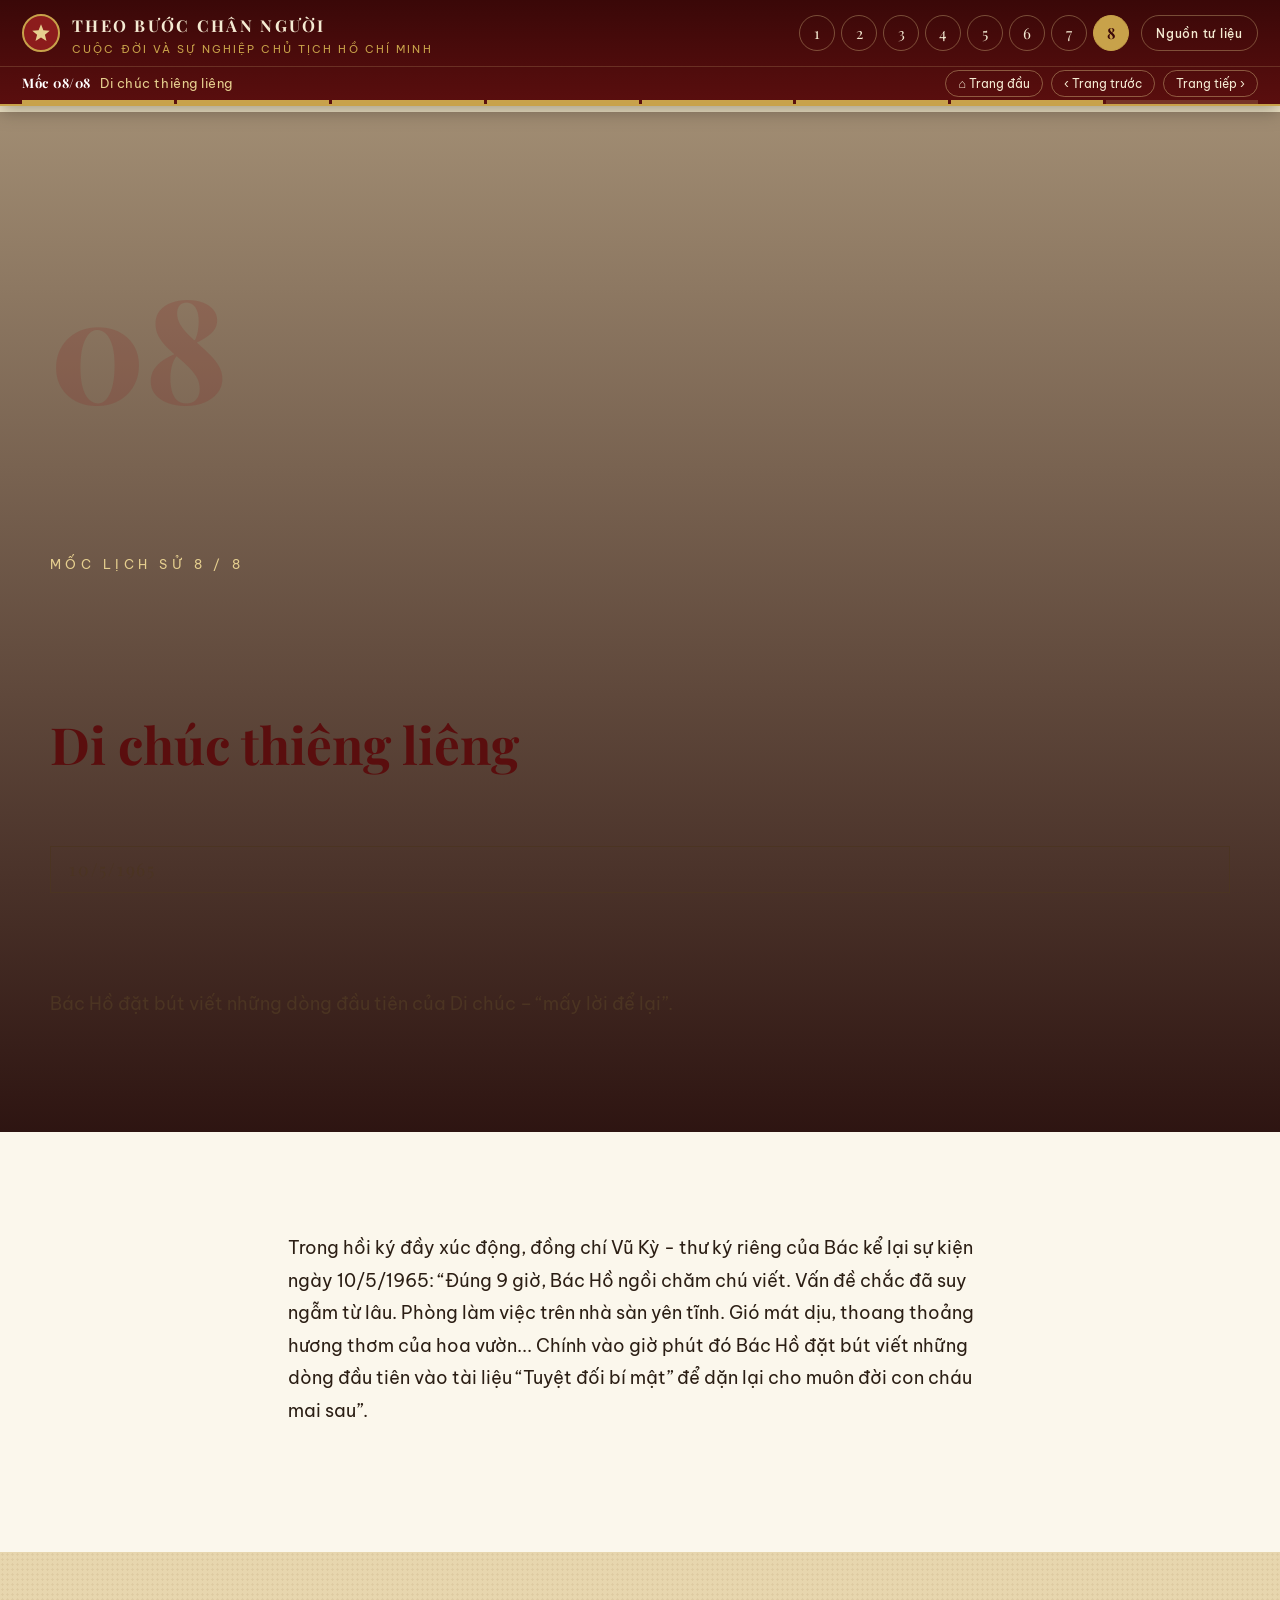
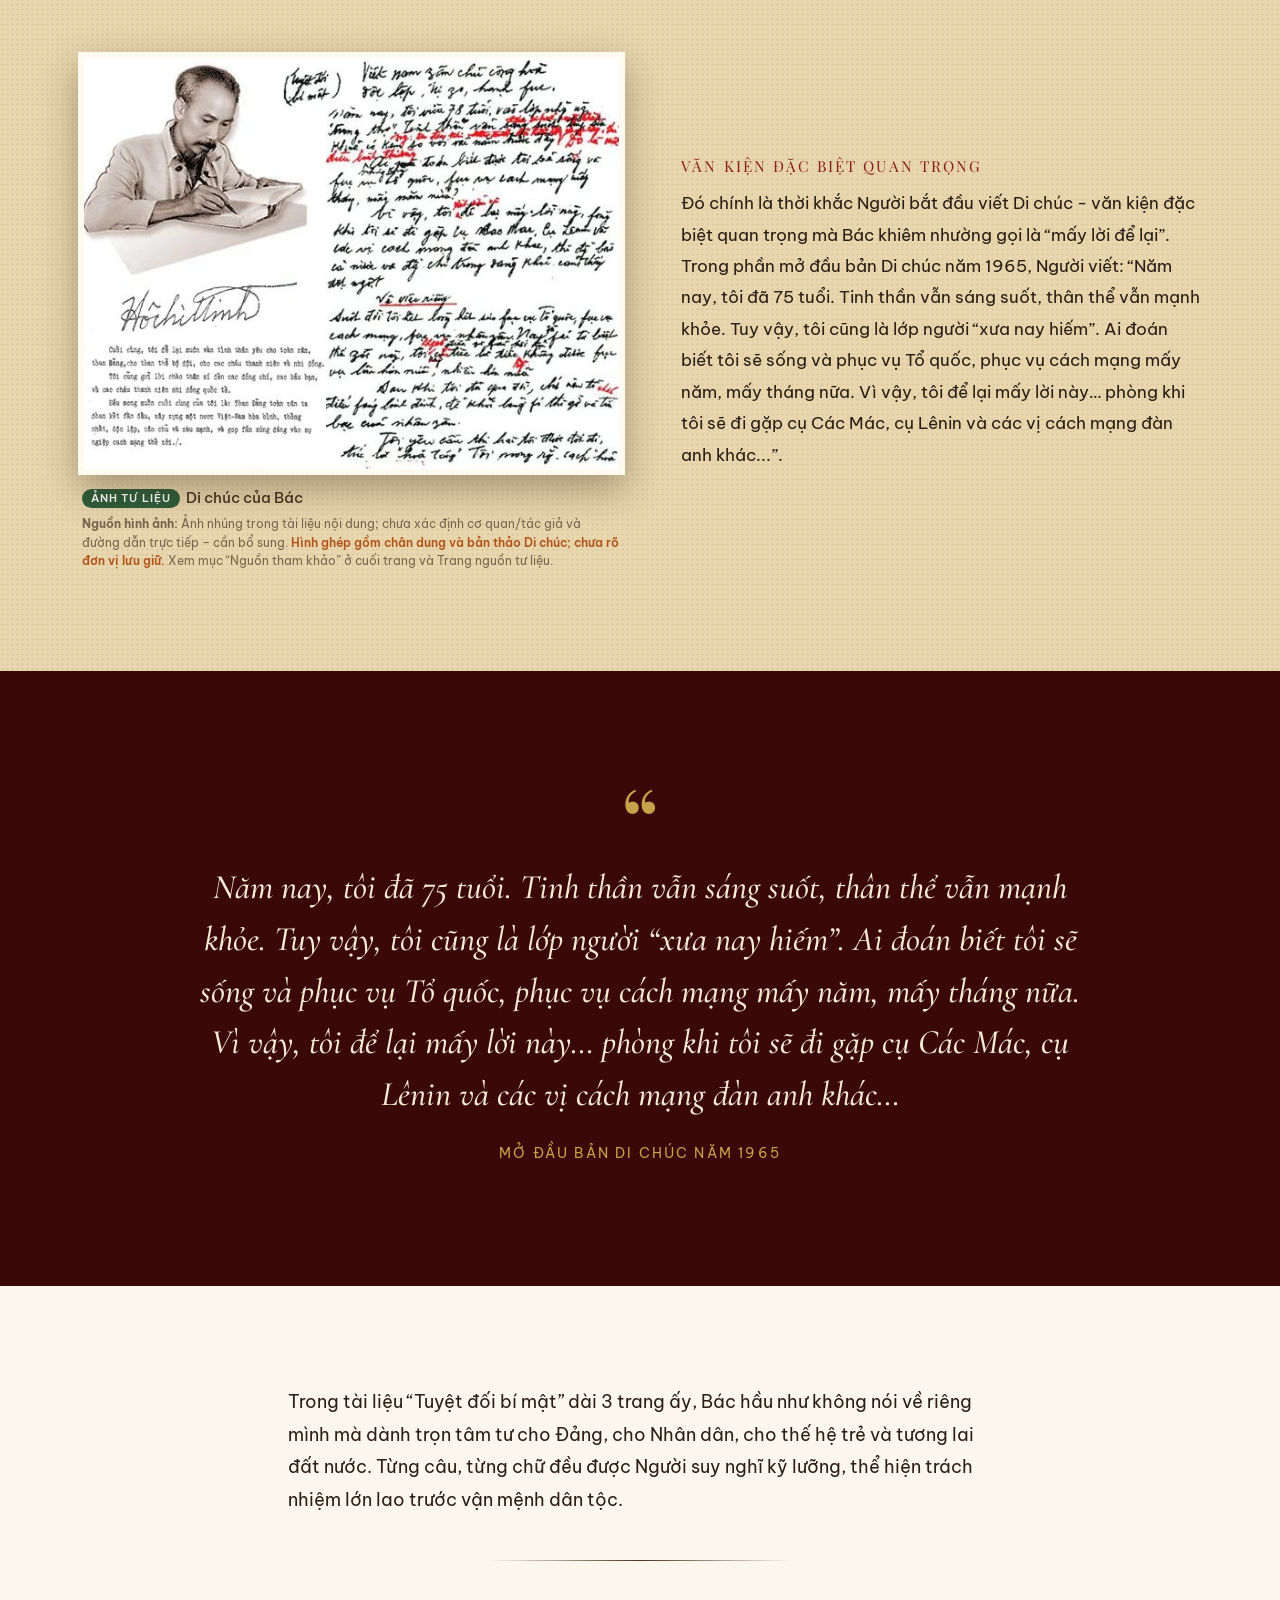
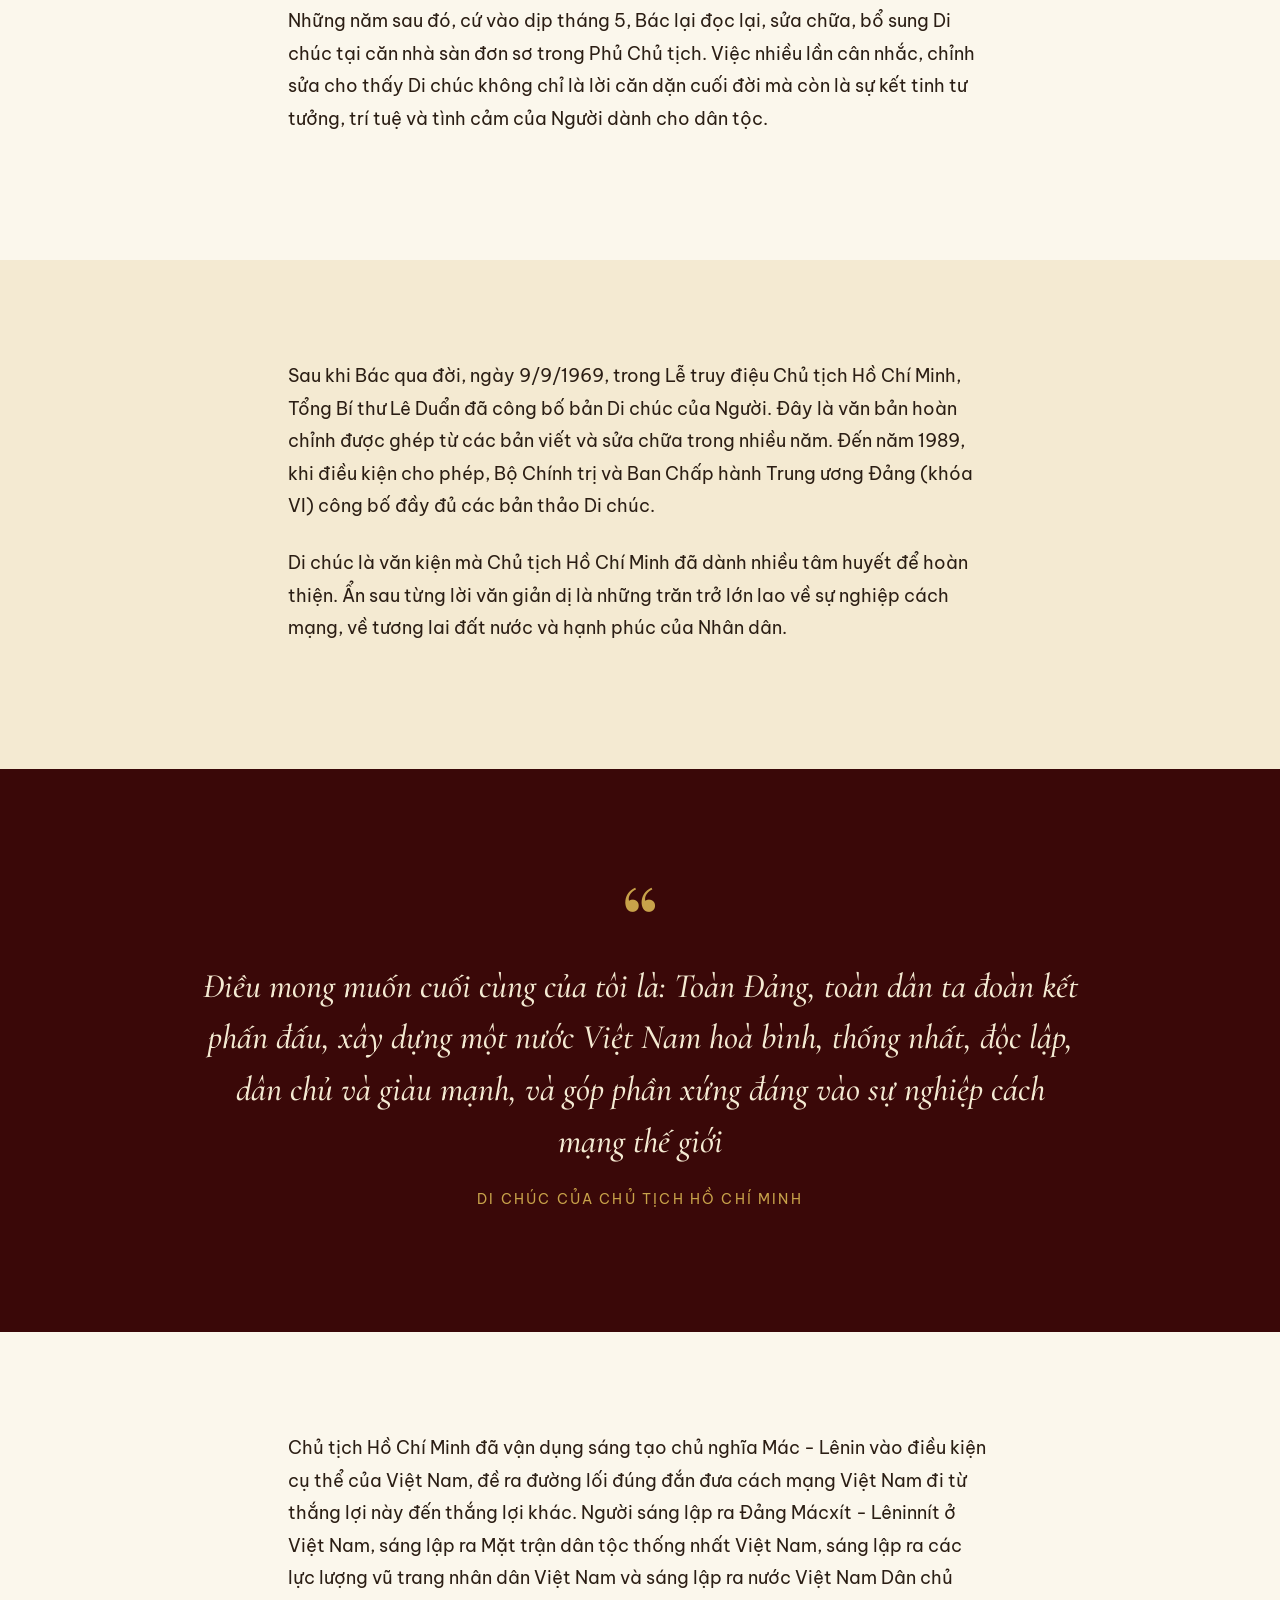
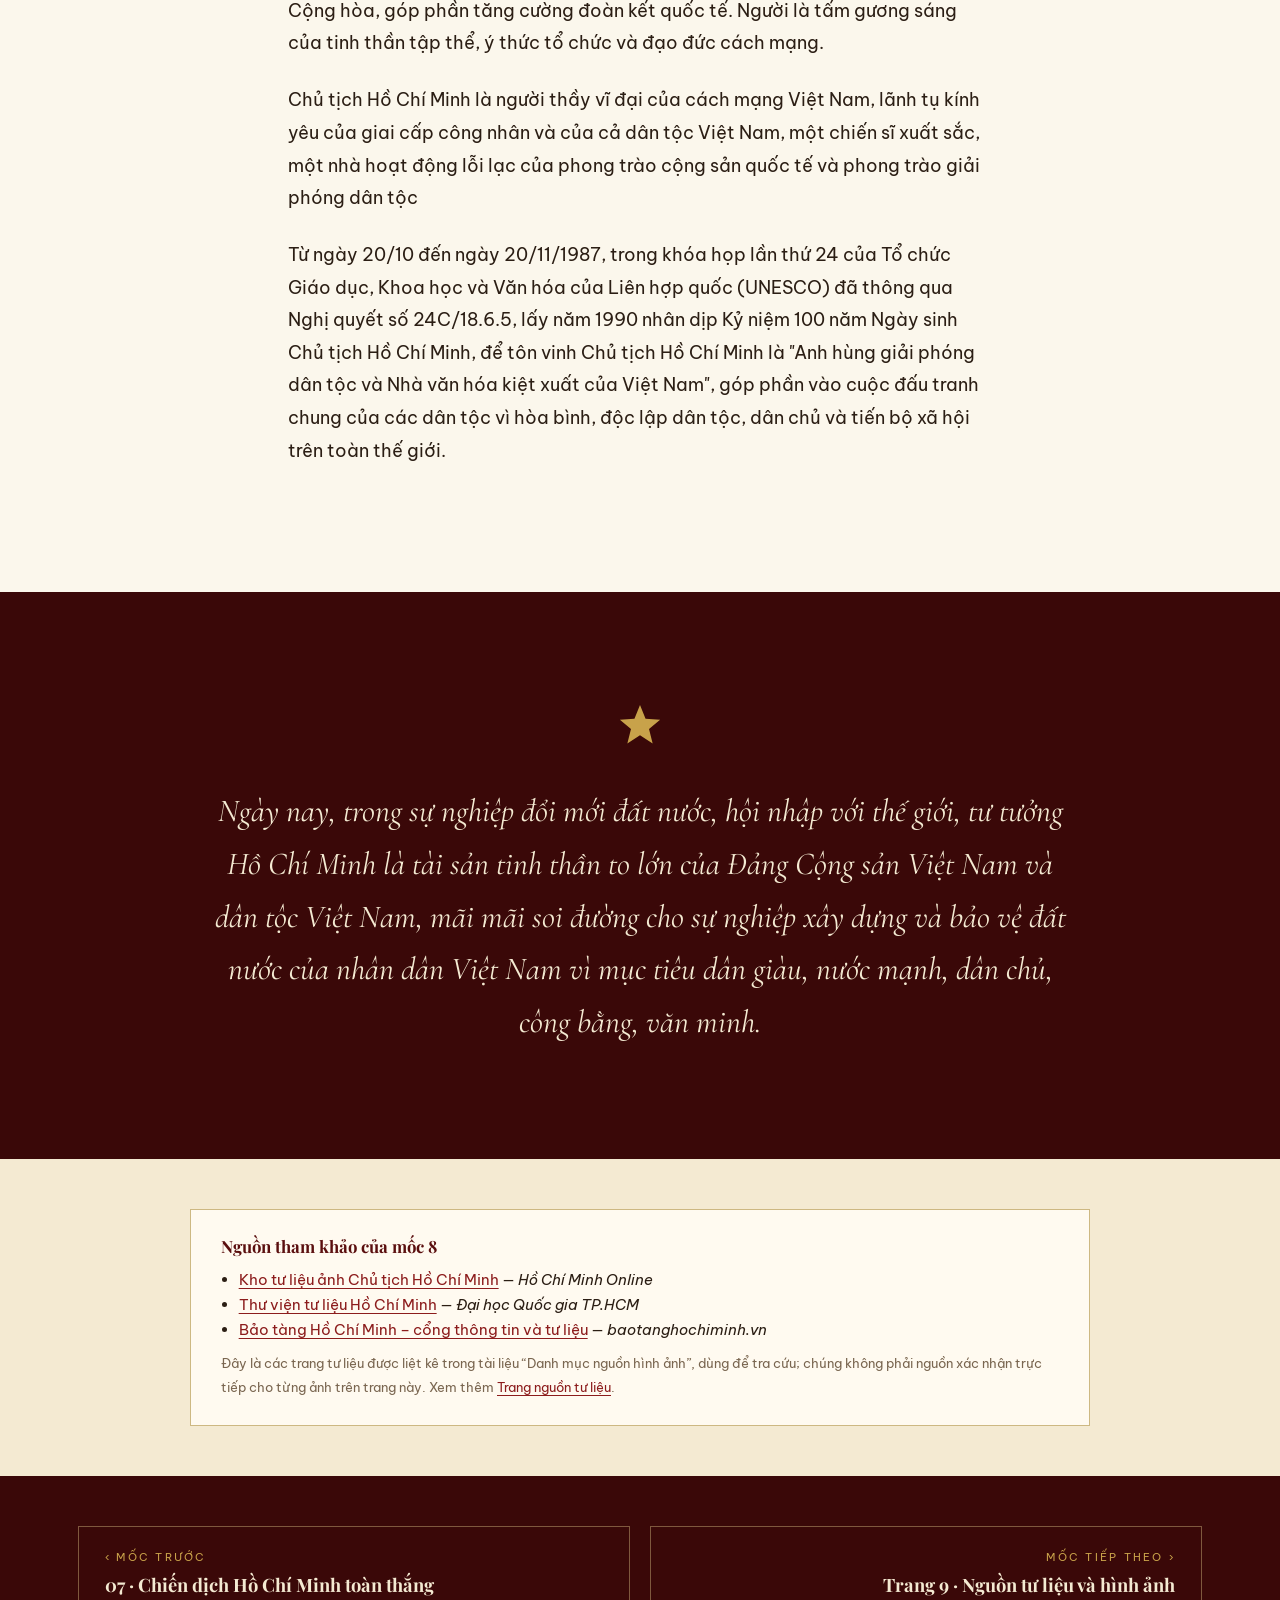
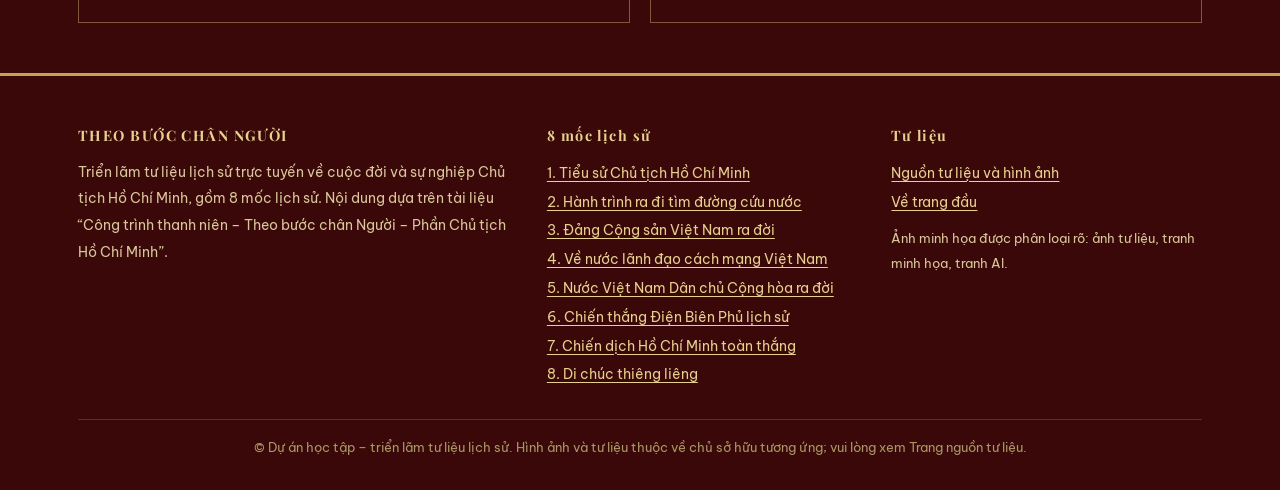
<file: pages/di-chuc.html>
<!DOCTYPE html>
<html lang="vi">
  <head>
    <meta charset="utf-8">
    <meta name="viewport" content="width=device-width,initial-scale=1">
    <title>Di chúc thiêng liêng | THEO BƯỚC CHÂN NGƯỜI</title>
    <meta name="description" content="Di chúc thiêng liêng">
    <link rel="preconnect" href="https://fonts.googleapis.com">
    <link rel="preconnect" href="https://fonts.gstatic.com" crossorigin>
    <link rel="stylesheet" href="../css/style.css">
    <link rel="stylesheet" href="../css/responsive.css">
  </head>
  <body class="p8">
    <div class="loader" aria-hidden="true"><svg viewBox="0 0 24 24" aria-hidden="true"><path d="M12 1.5l2.9 7.2 7.6.5-5.8 4.9 1.9 7.5L12 17.4 5.4 21.6l1.9-7.5L1.5 9.2l7.6-.5z"/></svg></div>
    <div class="site-header">
      <div class="hd-top">
        <a class="brand" href="../index.html"><span class="emblem"><svg viewBox="0 0 24 24" aria-hidden="true"><path d="M12 1.5l2.9 7.2 7.6.5-5.8 4.9 1.9 7.5L12 17.4 5.4 21.6l1.9-7.5L1.5 9.2l7.6-.5z"/></svg></span><span><b>THEO BƯỚC CHÂN NGƯỜI</b><small>Cuộc đời và sự nghiệp Chủ tịch Hồ Chí Minh</small></span></a>
        <button class="burger" aria-label="Mở menu" aria-expanded="false">☰</button>
        <ul class="menu">
          <li><a href="tieusu.html" data-n="1" class=""><span class="num">1</span><span class="tip">Tiểu sử Chủ tịch Hồ Chí Minh</span></a></li>
          <li><a href="tim-duong-cuu-nuoc.html" data-n="2" class=""><span class="num">2</span><span class="tip">Hành trình ra đi tìm đường cứu nước</span></a></li>
          <li><a href="dang-cong-san.html" data-n="3" class=""><span class="num">3</span><span class="tip">Đảng Cộng sản Việt Nam ra đời</span></a></li>
          <li><a href="ve-nuoc.html" data-n="4" class=""><span class="num">4</span><span class="tip">Về nước lãnh đạo cách mạng Việt Nam</span></a></li>
          <li><a href="doc-lap.html" data-n="5" class=""><span class="num">5</span><span class="tip">Nước Việt Nam Dân chủ Cộng hòa ra đời</span></a></li>
          <li><a href="dien-bien-phu.html" data-n="6" class=""><span class="num">6</span><span class="tip">Chiến thắng Điện Biên Phủ lịch sử</span></a></li>
          <li><a href="chien-dich-ho-chi-minh.html" data-n="7" class=""><span class="num">7</span><span class="tip">Chiến dịch Hồ Chí Minh toàn thắng</span></a></li>
          <li><a href="di-chuc.html" data-n="8" class="active" aria-current="page"><span class="num">8</span><span class="tip">Di chúc thiêng liêng</span></a></li>
          <li class="src"><a href="nguon-tu-lieu.html" data-n="★" class=""><span class="num">Nguồn tư liệu</span><span class="tip">Nguồn tư liệu và hình ảnh tham khảo</span></a></li>
        </ul>
      </div>
      <div class="hd-sub">
        <div class="now"><b>Mốc 08/08</b> Di chúc thiêng liêng</div>
        <div class="pn"><a href="../index.html" title="Về trang đầu">⌂<span> Trang đầu</span></a><a href="chien-dich-ho-chi-minh.html" class="" title="Trang trước">‹<span> Trang trước</span></a><a href="nguon-tu-lieu.html" class="" title="Trang tiếp theo"><span>Trang tiếp </span>›</a></div>
      </div>
      <div class="journey" aria-label="Hành trình 8 mốc"><i class="done"></i><i class="done"></i><i class="done"></i><i class="done"></i><i class="done"></i><i class="done"></i><i class="done"></i><i class="cur"></i></div>
      <div class="scrollbar"></div>
    </div>
    <main>
      <header class="hero">
        <div class="hero-shade"></div>
        <div class="wrap in">
          <div class="num rv rv-up">08</div>
          <div class="kicker rv rv-up" style="--d:.15s">Mốc lịch sử 8 / 8</div>
          <h1 class="rv rv-up" style="--d:.3s">Di chúc thiêng liêng</h1>
          <span class="date rv rv-up" style="--d:.45s">10/5/1965</span>
          <p class="lead rv rv-up" style="--d:.6s">Bác Hồ đặt bút viết những dòng đầu tiên của Di chúc – “mấy lời để lại”.</p>
        </div>
      </header>
      <section class="blk light">
        <div class="wrap narrow">
          <div class="rv rv-up">
            <p>Trong hồi ký đầy xúc động, đồng chí Vũ Kỳ - thư ký riêng của Bác kể lại sự kiện ngày 10/5/1965: “Đúng 9 giờ, Bác Hồ ngồi chăm chú viết. Vấn đề chắc đã suy ngẫm từ lâu. Phòng làm việc trên nhà sàn yên tĩnh. Gió mát dịu, thoang thoảng hương thơm của hoa vườn... Chính vào giờ phút đó Bác Hồ đặt bút viết những dòng đầu tiên vào tài liệu “Tuyệt đối bí mật” để dặn lại cho muôn đời con cháu mai sau”.</p>
          </div>
        </div>
      </section>
      <section class="blk paper">
        <div class="wrap split">
          <div class="media ">
            <div class="rv rv-l " style="--d:0s">
              <figure class="fig ">
                <button
                  class="zoom"
                  type="button"
                  data-lb="../images/page-8/img22.jpg"
                  data-alt="Di chúc của Bác"
                  data-cap="Di chúc của Bác"
                  data-src="Ảnh tư liệu · Ảnh nhúng trong tài liệu nội dung; chưa xác định cơ quan/tác giả và đường dẫn trực tiếp – cần bổ sung. Hình ghép gồm chân dung và bản thảo Di chúc; chưa rõ đơn vị lưu giữ."
                  aria-label="Xem ảnh lớn: Di chúc của Bác">
                  <img src="../images/page-8/img22.jpg" alt="Di chúc của Bác" loading="lazy" decoding="async">
                </button>
                <figcaption><span class="cap"><span class="badge b-doc">Ảnh tư liệu</span>Di chúc của Bác</span><span class="src"><b>Nguồn hình ảnh:</b> Ảnh nhúng trong tài liệu nội dung; chưa xác định cơ quan/tác giả và đường dẫn trực tiếp – cần bổ sung. <span class="flag">Hình ghép gồm chân dung và bản thảo Di chúc; chưa rõ đơn vị lưu giữ.</span> Xem mục “Nguồn tham khảo” ở cuối trang và Trang nguồn tư liệu.</span></figcaption>
              </figure>
            </div>
          </div>
          <div class="text">
            <div class="rv rv-r " style="--d:0.25s">
              <span class="dl">Văn kiện đặc biệt quan trọng</span>
              <p>Đó chính là thời khắc Người bắt đầu viết Di chúc - văn kiện đặc biệt quan trọng mà Bác khiêm nhường gọi là “mấy lời để lại”. Trong phần mở đầu bản Di chúc năm 1965, Người viết: “Năm nay, tôi đã 75 tuổi. Tinh thần vẫn sáng suốt, thân thể vẫn mạnh khỏe. Tuy vậy, tôi cũng là lớp người “xưa nay hiếm”. Ai đoán biết tôi sẽ sống và phục vụ Tổ quốc, phục vụ cách mạng mấy năm, mấy tháng nữa. Vì vậy, tôi để lại mấy lời này… phòng khi tôi sẽ đi gặp cụ Các Mác, cụ Lênin và các vị cách mạng đàn anh khác...”.</p>
            </div>
          </div>
        </div>
      </section>
      <section class="blk dark">
        <div class="wrap">
          <div class="quote">
            <div class="q"><span class="ql" style="--i:0">Năm nay, tôi đã 75 tuổi. Tinh thần vẫn sáng suốt, thân thể vẫn mạnh khỏe. Tuy vậy, tôi cũng là lớp người “xưa nay hiếm”. Ai đoán biết tôi sẽ sống và phục vụ Tổ quốc, phục vụ cách mạng mấy năm, mấy tháng nữa. Vì vậy, tôi để lại mấy lời này… phòng khi tôi sẽ đi gặp cụ Các Mác, cụ Lênin và các vị cách mạng đàn anh khác…</span></div>
            <cite>Mở đầu bản Di chúc năm 1965</cite>
          </div>
        </div>
      </section>
      <section class="blk light">
        <div class="wrap narrow">
          <div class="rv rv-up">
            <p>Trong tài liệu “Tuyệt đối bí mật” dài 3 trang ấy, Bác hầu như không nói về riêng mình mà dành trọn tâm tư cho Đảng, cho Nhân dân, cho thế hệ trẻ và tương lai đất nước. Từng câu, từng chữ đều được Người suy nghĩ kỹ lưỡng, thể hiện trách nhiệm lớn lao trước vận mệnh dân tộc.</p>
            <hr class="hr-orn">
            <p>Những năm sau đó, cứ vào dịp tháng 5, Bác lại đọc lại, sửa chữa, bổ sung Di chúc tại căn nhà sàn đơn sơ trong Phủ Chủ tịch. Việc nhiều lần cân nhắc, chỉnh sửa cho thấy Di chúc không chỉ là lời căn dặn cuối đời mà còn là sự kết tinh tư tưởng, trí tuệ và tình cảm của Người dành cho dân tộc.</p>
          </div>
        </div>
      </section>
      <section class="blk cream">
        <div class="wrap narrow">
          <div class="rv rv-up">
            <p>Sau khi Bác qua đời, ngày 9/9/1969, trong Lễ truy điệu Chủ tịch Hồ Chí Minh, Tổng Bí thư Lê Duẩn đã công bố bản Di chúc của Người. Đây là văn bản hoàn chỉnh được ghép từ các bản viết và sửa chữa trong nhiều năm. Đến năm 1989, khi điều kiện cho phép, Bộ Chính trị và Ban Chấp hành Trung ương Đảng (khóa VI) công bố đầy đủ các bản thảo Di chúc.</p>
            <p>Di chúc là văn kiện mà Chủ tịch Hồ Chí Minh đã dành nhiều tâm huyết để hoàn thiện. Ẩn sau từng lời văn giản dị là những trăn trở lớn lao về sự nghiệp cách mạng, về tương lai đất nước và hạnh phúc của Nhân dân.</p>
          </div>
        </div>
      </section>
      <section class="blk dark">
        <div class="wrap">
          <div class="quote">
            <div class="q"><span class="ql" style="--i:0">Điều mong muốn cuối cùng của tôi là: Toàn Đảng, toàn dân ta đoàn kết phấn đấu, xây dựng một nước Việt Nam hoà bình, thống nhất, độc lập, dân chủ và giàu mạnh, và góp phần xứng đáng vào sự nghiệp cách mạng thế giới</span></div>
            <cite>Di chúc của Chủ tịch Hồ Chí Minh</cite>
          </div>
        </div>
      </section>
      <section class="blk light">
        <div class="wrap narrow">
          <div class="rv rv-up">
            <p>Chủ tịch Hồ Chí Minh đã vận dụng sáng tạo chủ nghĩa Mác - Lênin vào điều kiện cụ thể của Việt Nam, đề ra đường lối đúng đắn đưa cách mạng Việt Nam đi từ thắng lợi này đến thắng lợi khác. Người sáng lập ra Đảng Mácxít - Lêninnít ở Việt Nam, sáng lập ra Mặt trận dân tộc thống nhất Việt Nam, sáng lập ra các lực lượng vũ trang nhân dân Việt Nam và sáng lập ra nước Việt Nam Dân chủ Cộng hòa, góp phần tăng cường đoàn kết quốc tế. Người là tấm gương sáng của tinh thần tập thể, ý thức tổ chức và đạo đức cách mạng.</p>
            <p>Chủ tịch Hồ Chí Minh là người thầy vĩ đại của cách mạng Việt Nam, lãnh tụ kính yêu của giai cấp công nhân và của cả dân tộc Việt Nam, một chiến sĩ xuất sắc, một nhà hoạt động lỗi lạc của phong trào cộng sản quốc tế và phong trào giải phóng dân tộc</p>
            <p>Từ ngày 20/10 đến ngày 20/11/1987, trong khóa họp lần thứ 24 của Tổ chức Giáo dục, Khoa học và Văn hóa của Liên hợp quốc (UNESCO) đã thông qua Nghị quyết số 24C/18.6.5, lấy năm 1990 nhân dịp Kỷ niệm 100 năm Ngày sinh Chủ tịch Hồ Chí Minh, để tôn vinh Chủ tịch Hồ Chí Minh là "Anh hùng giải phóng dân tộc và Nhà văn hóa kiệt xuất của Việt Nam", góp phần vào cuộc đấu tranh chung của các dân tộc vì hòa bình, độc lập dân tộc, dân chủ và tiến bộ xã hội trên toàn thế giới.</p>
          </div>
        </div>
      </section>
      <section class="finale">
        <div class="wrap">
          <svg class="star rv rv-up" viewBox="0 0 24 24" aria-hidden="true"><path d="M12 1.5l2.9 7.2 7.6.5-5.8 4.9 1.9 7.5L12 17.4 5.4 21.6l1.9-7.5L1.5 9.2l7.6-.5z"/></svg>
          <p class="q rv rv-up" style="--d:.3s">Ngày nay, trong sự nghiệp đổi mới đất nước, hội nhập với thế giới, tư tưởng Hồ Chí Minh là tài sản tinh thần to lớn của Đảng Cộng sản Việt Nam và dân tộc Việt Nam, mãi mãi soi đường cho sự nghiệp xây dựng và bảo vệ đất nước của nhân dân Việt Nam vì mục tiêu dân giàu, nước mạnh, dân chủ, công bằng, văn minh.</p>
        </div>
      </section>
      <section class="blk cream" style="padding:50px 0">
        <div class="wrap">
          <div class="srcbox rv rv-up">
            <h3>Nguồn tham khảo của mốc 8</h3>
            <ul>
              <li><a href="https://hochiminh.online/tu-lieu-anh-chu-tich-ho-chi-minh-tu-nam-1930-1945/" target="_blank" rel="noopener">Kho tư liệu ảnh Chủ tịch Hồ Chí Minh</a> — <em>Hồ Chí Minh Online</em></li>
              <li><a href="https://tulieuhochiminh.vnulib.edu.vn/" target="_blank" rel="noopener">Thư viện tư liệu Hồ Chí Minh</a> — <em>Đại học Quốc gia TP.HCM</em></li>
              <li><a href="https://baotanghochiminh.vn/" target="_blank" rel="noopener">Bảo tàng Hồ Chí Minh – cổng thông tin và tư liệu</a> — <em>baotanghochiminh.vn</em></li>
            </ul>
            <p class="m">Đây là các trang tư liệu được liệt kê trong tài liệu “Danh mục nguồn hình ảnh”, dùng để tra cứu; chúng không phải nguồn xác nhận trực tiếp cho từng ảnh trên trang này. Xem thêm <a href="nguon-tu-lieu.html">Trang nguồn tư liệu</a>.</p>
          </div>
        </div>
      </section>
      <nav class="nextnav">
        <div class="wrap" style="display:flex;gap:20px;width:100%;max-width:var(--wrap)" class="x"><a href="chien-dich-ho-chi-minh.html"><small>‹ Mốc trước</small><b>07 · Chiến dịch Hồ Chí Minh toàn thắng</b></a><a class="nx" href="nguon-tu-lieu.html"><small>Mốc tiếp theo ›</small><b>Trang 9 · Nguồn tư liệu và hình ảnh</b></a></div>
      </nav>
    </main>
    <footer class="site-footer">
      <div class="wrap">
        <div class="cols">
          <div>
            <h4>THEO BƯỚC CHÂN NGƯỜI</h4>
            <p>Triển lãm tư liệu lịch sử trực tuyến về cuộc đời và sự nghiệp Chủ tịch Hồ Chí Minh, gồm 8 mốc lịch sử. Nội dung dựa trên tài liệu “Công trình thanh niên – Theo bước chân Người – Phần Chủ tịch Hồ Chí Minh”.</p>
          </div>
          <div>
            <h4>8 mốc lịch sử</h4>
            <ul>
              <li><a href="tieusu.html">1. Tiểu sử Chủ tịch Hồ Chí Minh</a></li>
              <li><a href="tim-duong-cuu-nuoc.html">2. Hành trình ra đi tìm đường cứu nước</a></li>
              <li><a href="dang-cong-san.html">3. Đảng Cộng sản Việt Nam ra đời</a></li>
              <li><a href="ve-nuoc.html">4. Về nước lãnh đạo cách mạng Việt Nam</a></li>
              <li><a href="doc-lap.html">5. Nước Việt Nam Dân chủ Cộng hòa ra đời</a></li>
              <li><a href="dien-bien-phu.html">6. Chiến thắng Điện Biên Phủ lịch sử</a></li>
              <li><a href="chien-dich-ho-chi-minh.html">7. Chiến dịch Hồ Chí Minh toàn thắng</a></li>
              <li><a href="di-chuc.html">8. Di chúc thiêng liêng</a></li>
            </ul>
          </div>
          <div>
            <h4>Tư liệu</h4>
            <ul>
              <li><a href="nguon-tu-lieu.html">Nguồn tư liệu và hình ảnh</a></li>
              <li><a href="../index.html">Về trang đầu</a></li>
            </ul>
            <p style="margin-top:10px;font-size:.82rem">Ảnh minh họa được phân loại rõ: ảnh tư liệu, tranh minh họa, tranh AI.</p>
          </div>
        </div>
        <div class="cp">© Dự án học tập – triển lãm tư liệu lịch sử. Hình ảnh và tư liệu thuộc về chủ sở hữu tương ứng; vui lòng xem Trang nguồn tư liệu.</div>
      </div>
    </footer>
    <button class="totop" aria-label="Lên đầu trang">↑</button>
    <script src="../js/main.js" defer></script>
    <script src="../js/animation.js" defer></script>
  </body>
</html>
</file>
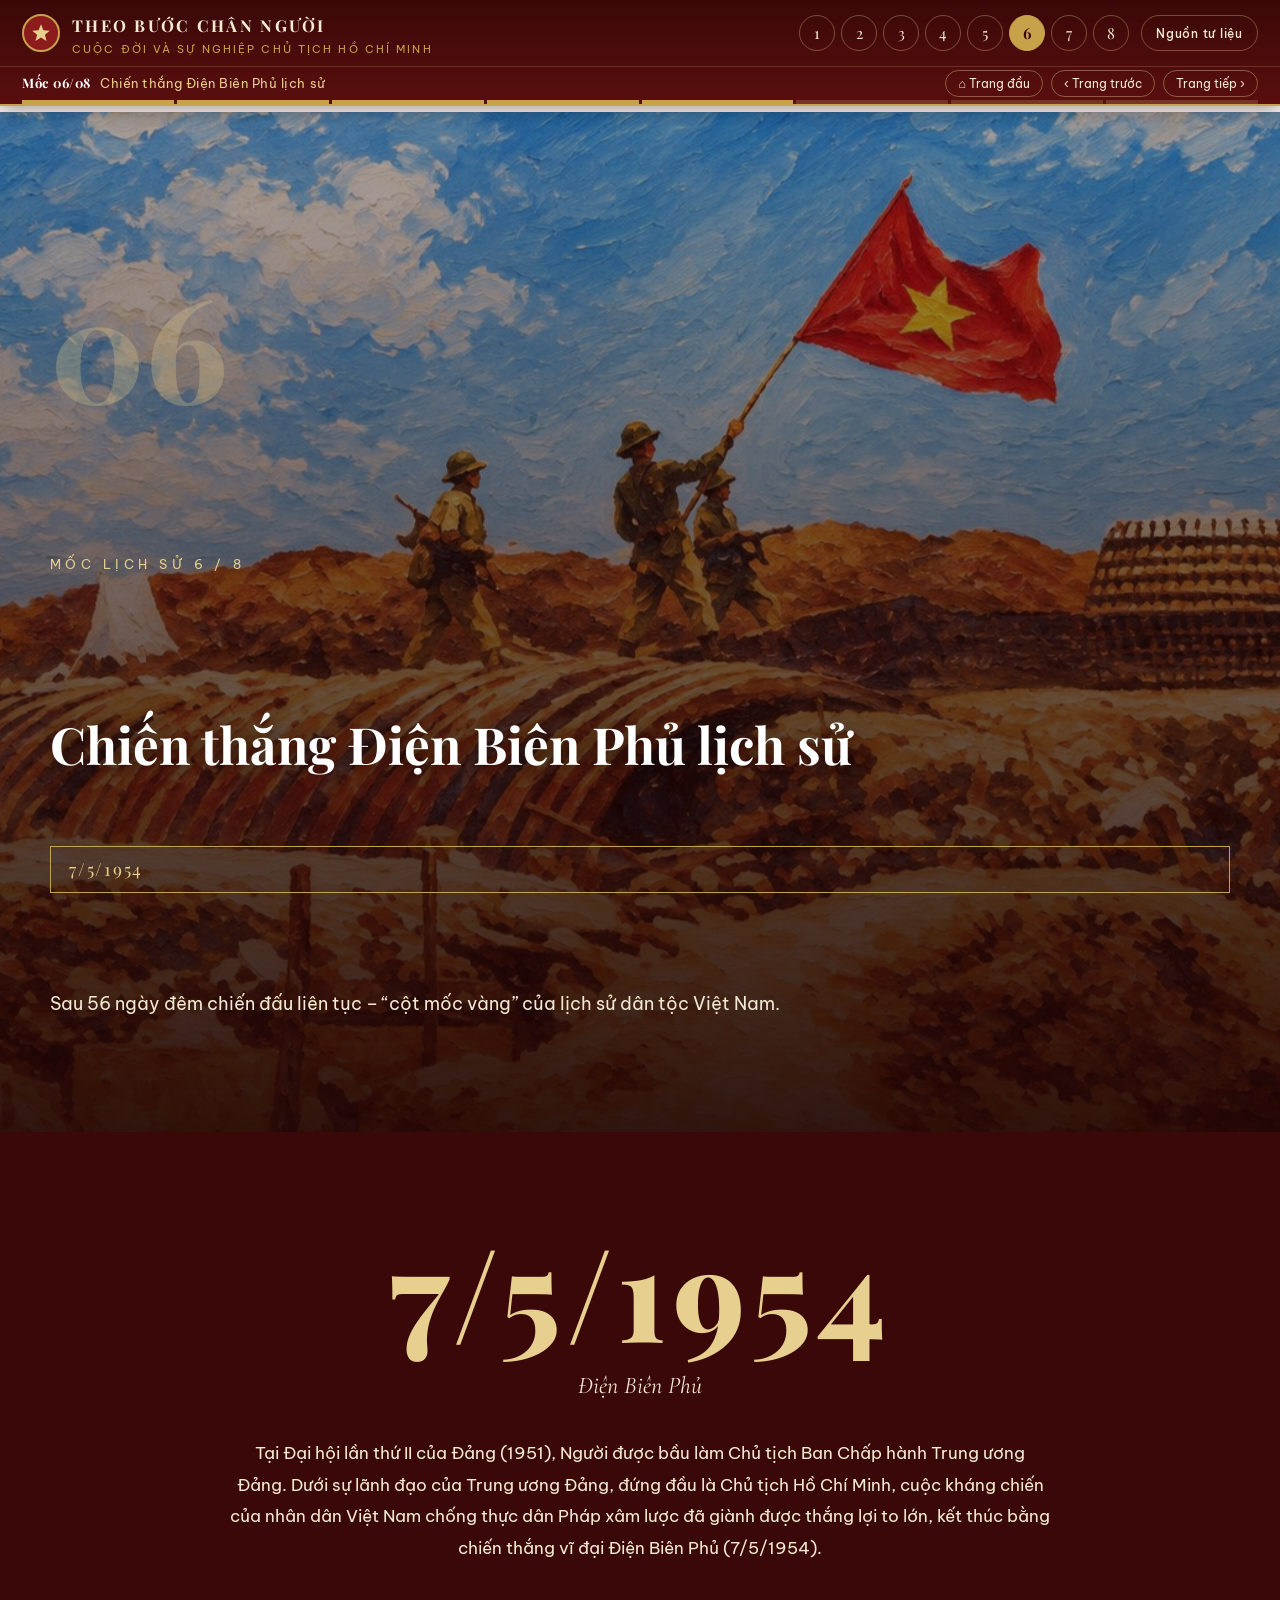
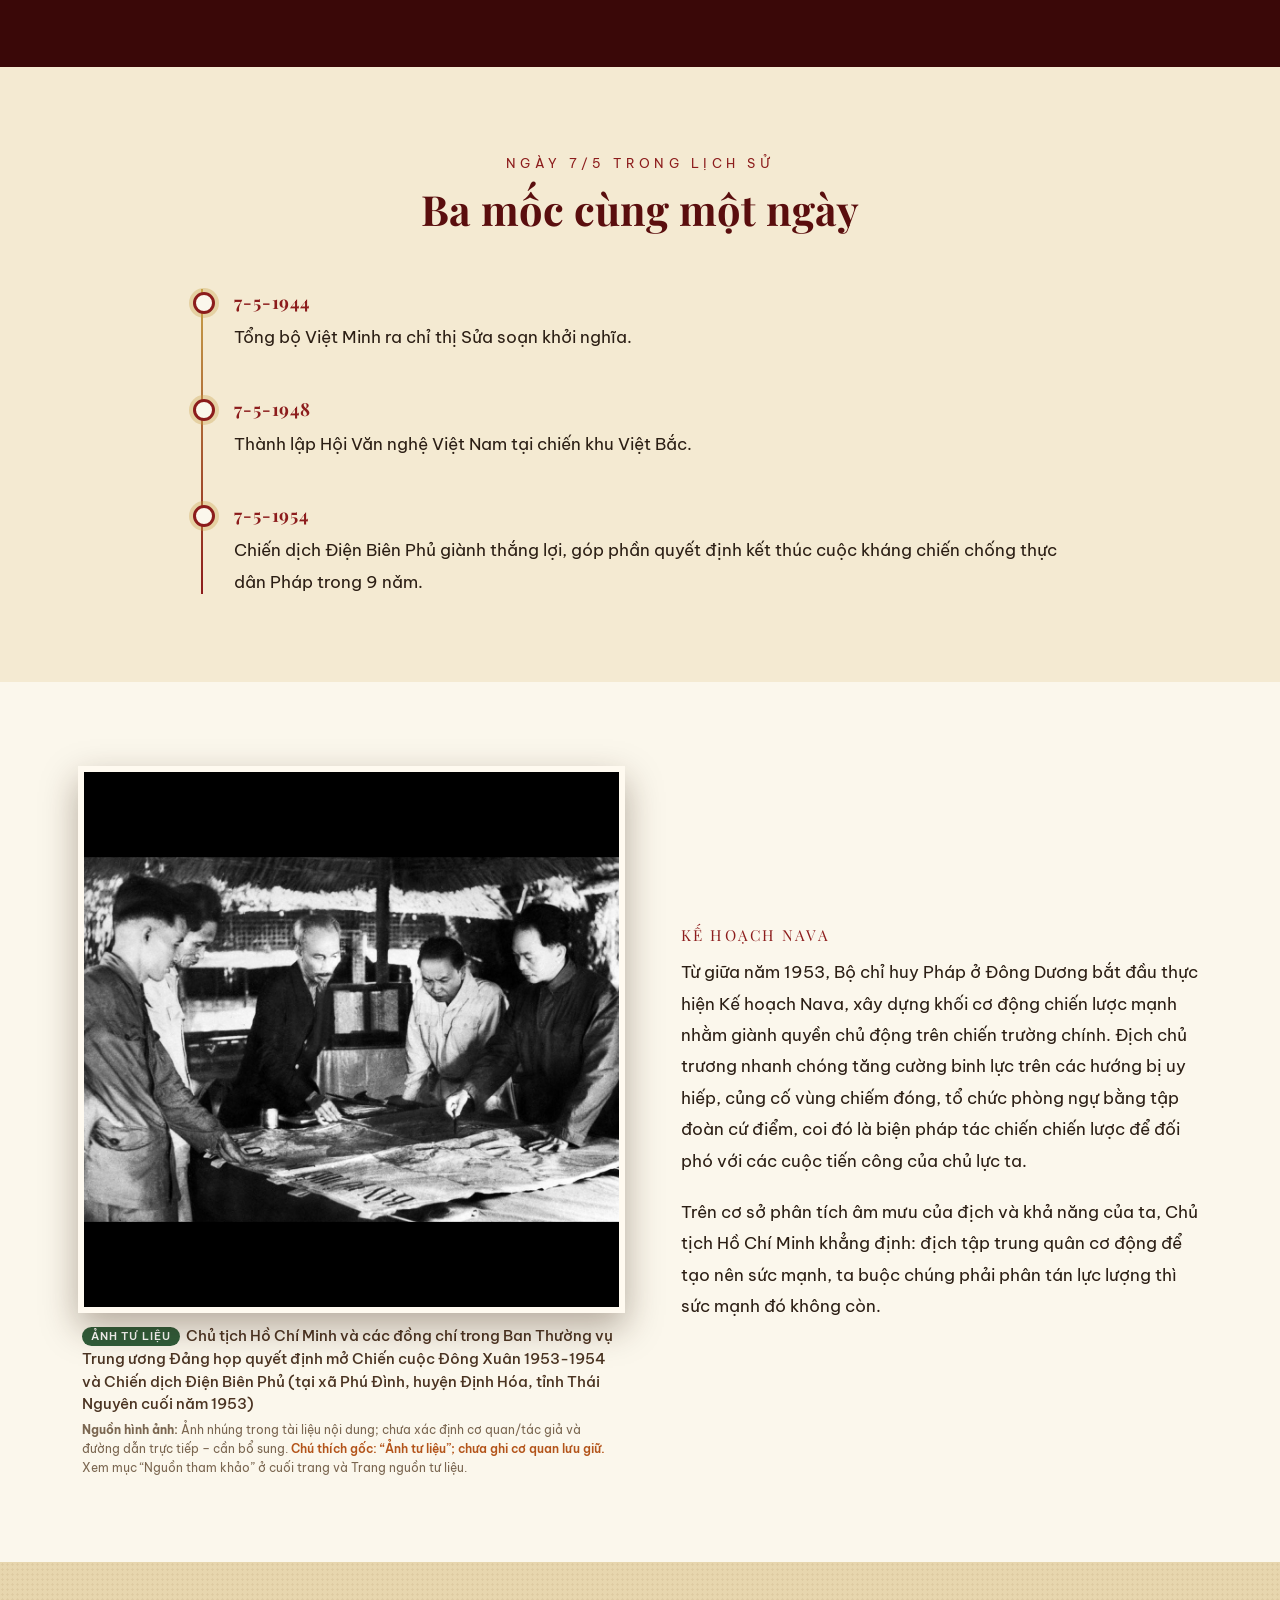
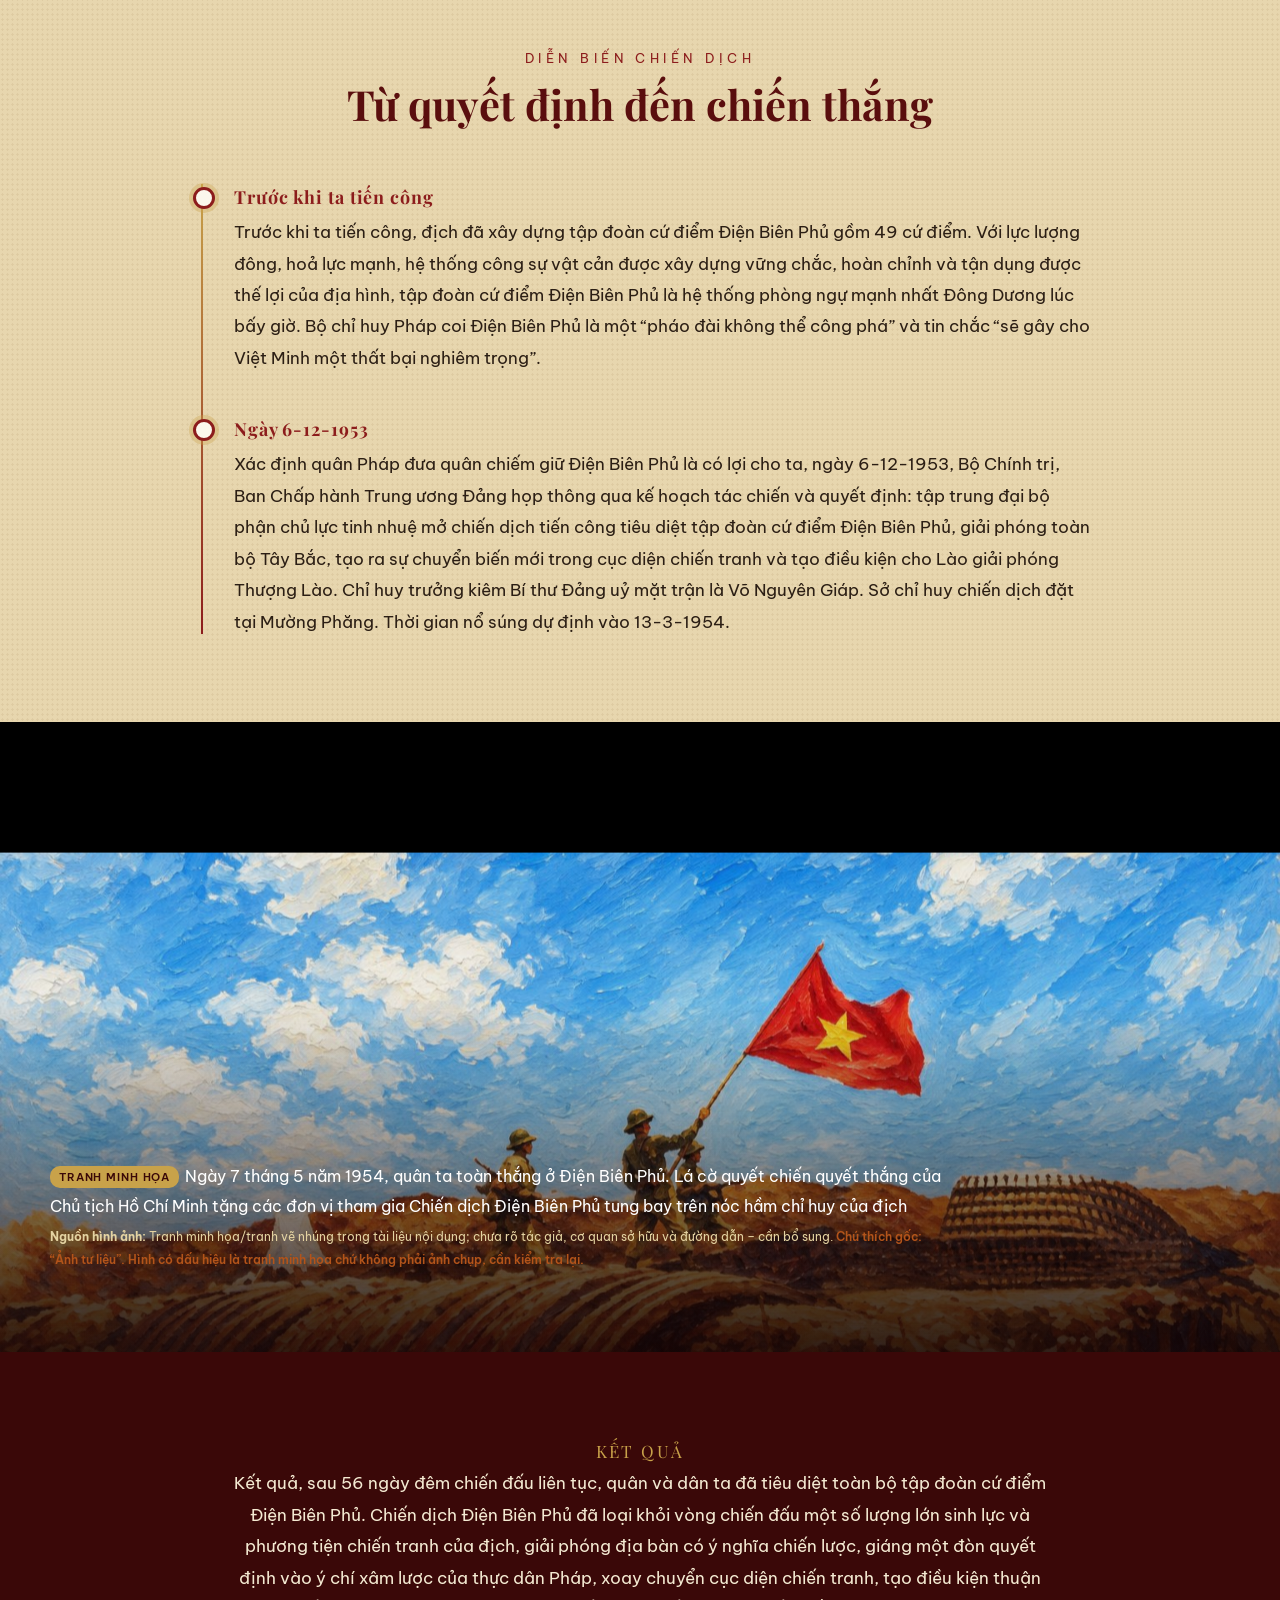
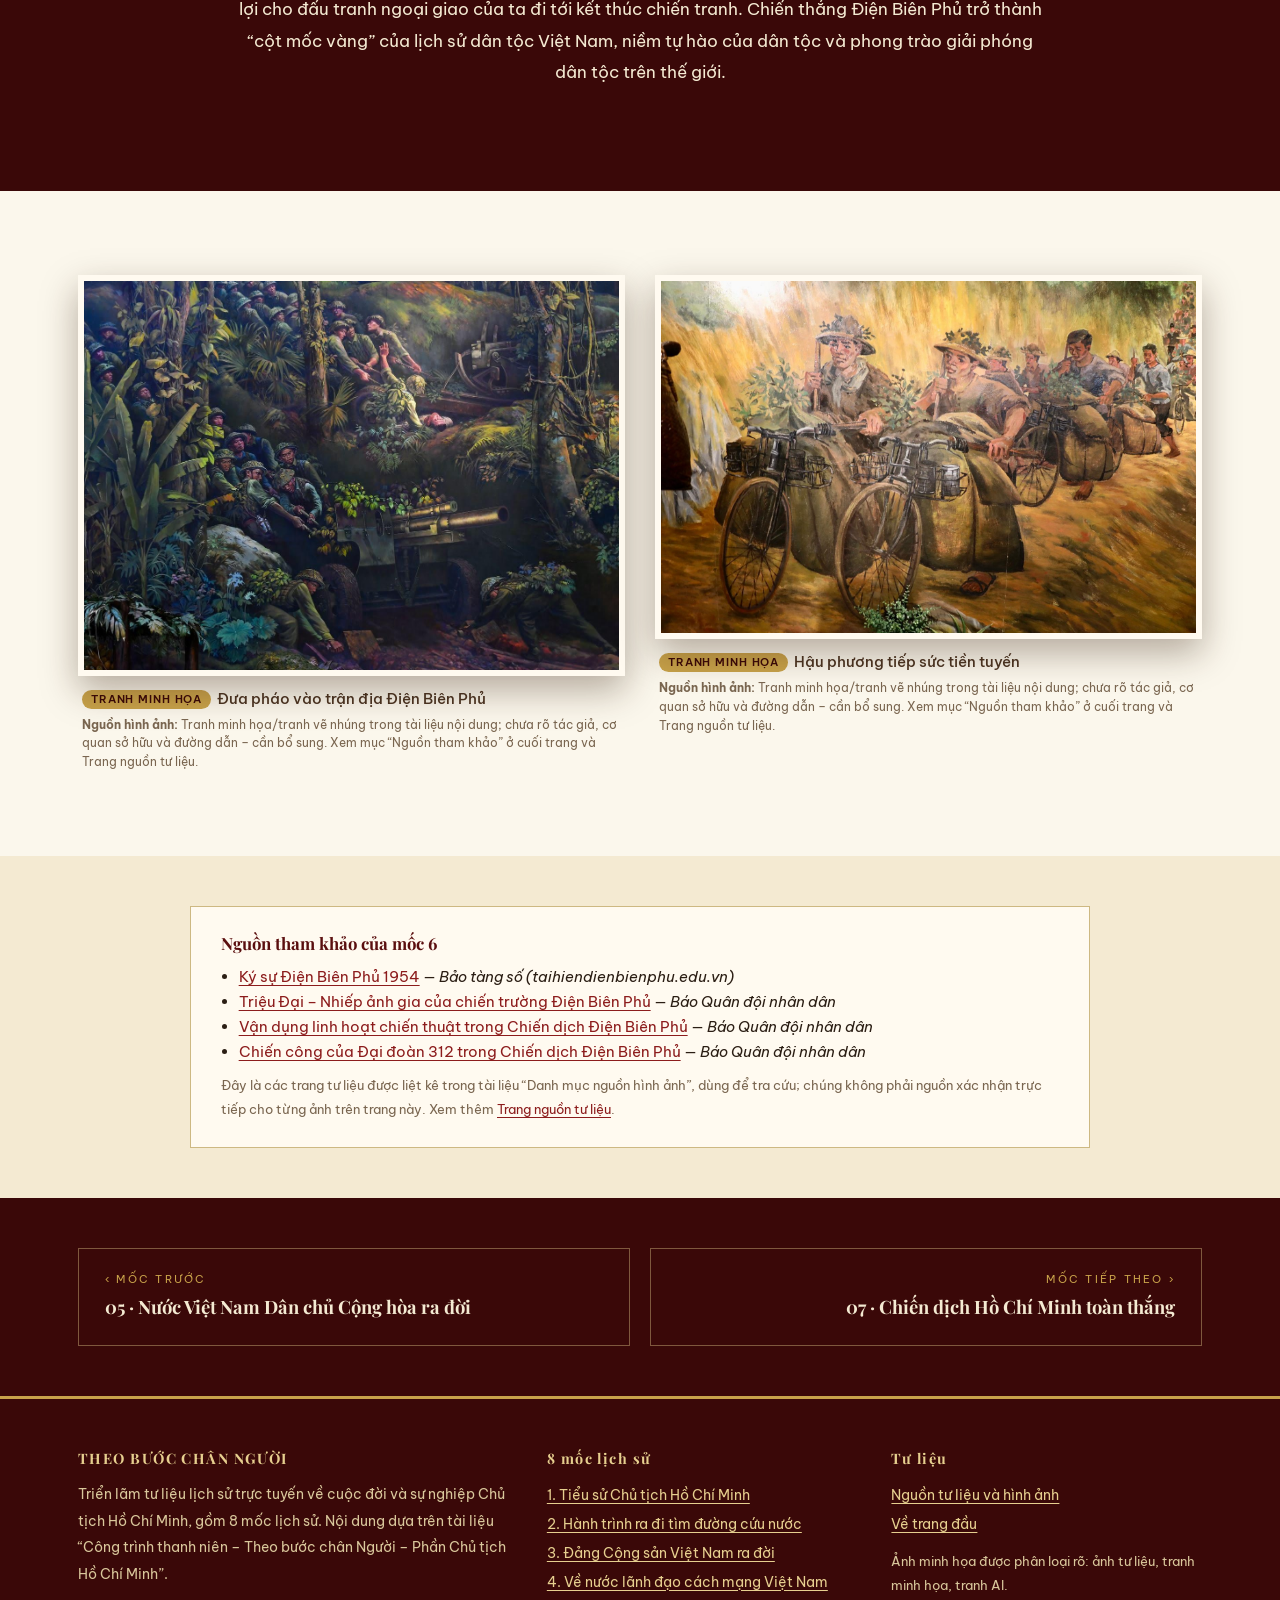
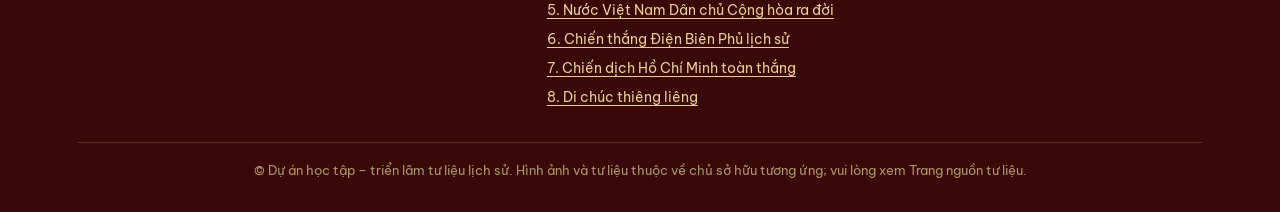
<file: pages/dien-bien-phu.html>
<!DOCTYPE html>
<html lang="vi">
  <head>
    <meta charset="utf-8">
    <meta name="viewport" content="width=device-width,initial-scale=1">
    <title>Chiến thắng Điện Biên Phủ lịch sử | THEO BƯỚC CHÂN NGƯỜI</title>
    <meta name="description" content="Chiến thắng Điện Biên Phủ">
    <link rel="preconnect" href="https://fonts.googleapis.com">
    <link rel="preconnect" href="https://fonts.gstatic.com" crossorigin>
    <link rel="stylesheet" href="../css/style.css">
    <link rel="stylesheet" href="../css/responsive.css">
  </head>
  <body class="p6">
    <div class="loader" aria-hidden="true"><svg viewBox="0 0 24 24" aria-hidden="true"><path d="M12 1.5l2.9 7.2 7.6.5-5.8 4.9 1.9 7.5L12 17.4 5.4 21.6l1.9-7.5L1.5 9.2l7.6-.5z"/></svg></div>
    <div class="site-header">
      <div class="hd-top">
        <a class="brand" href="../index.html"><span class="emblem"><svg viewBox="0 0 24 24" aria-hidden="true"><path d="M12 1.5l2.9 7.2 7.6.5-5.8 4.9 1.9 7.5L12 17.4 5.4 21.6l1.9-7.5L1.5 9.2l7.6-.5z"/></svg></span><span><b>THEO BƯỚC CHÂN NGƯỜI</b><small>Cuộc đời và sự nghiệp Chủ tịch Hồ Chí Minh</small></span></a>
        <button class="burger" aria-label="Mở menu" aria-expanded="false">☰</button>
        <ul class="menu">
          <li><a href="tieusu.html" data-n="1" class=""><span class="num">1</span><span class="tip">Tiểu sử Chủ tịch Hồ Chí Minh</span></a></li>
          <li><a href="tim-duong-cuu-nuoc.html" data-n="2" class=""><span class="num">2</span><span class="tip">Hành trình ra đi tìm đường cứu nước</span></a></li>
          <li><a href="dang-cong-san.html" data-n="3" class=""><span class="num">3</span><span class="tip">Đảng Cộng sản Việt Nam ra đời</span></a></li>
          <li><a href="ve-nuoc.html" data-n="4" class=""><span class="num">4</span><span class="tip">Về nước lãnh đạo cách mạng Việt Nam</span></a></li>
          <li><a href="doc-lap.html" data-n="5" class=""><span class="num">5</span><span class="tip">Nước Việt Nam Dân chủ Cộng hòa ra đời</span></a></li>
          <li><a href="dien-bien-phu.html" data-n="6" class="active" aria-current="page"><span class="num">6</span><span class="tip">Chiến thắng Điện Biên Phủ lịch sử</span></a></li>
          <li><a href="chien-dich-ho-chi-minh.html" data-n="7" class=""><span class="num">7</span><span class="tip">Chiến dịch Hồ Chí Minh toàn thắng</span></a></li>
          <li><a href="di-chuc.html" data-n="8" class=""><span class="num">8</span><span class="tip">Di chúc thiêng liêng</span></a></li>
          <li class="src"><a href="nguon-tu-lieu.html" data-n="★" class=""><span class="num">Nguồn tư liệu</span><span class="tip">Nguồn tư liệu và hình ảnh tham khảo</span></a></li>
        </ul>
      </div>
      <div class="hd-sub">
        <div class="now"><b>Mốc 06/08</b> Chiến thắng Điện Biên Phủ lịch sử</div>
        <div class="pn"><a href="../index.html" title="Về trang đầu">⌂<span> Trang đầu</span></a><a href="doc-lap.html" class="" title="Trang trước">‹<span> Trang trước</span></a><a href="chien-dich-ho-chi-minh.html" class="" title="Trang tiếp theo"><span>Trang tiếp </span>›</a></div>
      </div>
      <div class="journey" aria-label="Hành trình 8 mốc"><i class="done"></i><i class="done"></i><i class="done"></i><i class="done"></i><i class="done"></i><i class="cur"></i><i class=""></i><i class=""></i></div>
      <div class="scrollbar"></div>
    </div>
    <main>
      <header class="hero">
        <div class="hero-bg" style="background-image:url('../images/page-6/img18.jpg')"></div>
        <div class="hero-shade"></div>
        <div class="wrap in">
          <div class="num rv rv-up">06</div>
          <div class="kicker rv rv-up" style="--d:.15s">Mốc lịch sử 6 / 8</div>
          <h1 class="rv rv-up" style="--d:.3s">Chiến thắng Điện Biên Phủ lịch sử</h1>
          <span class="date rv rv-up" style="--d:.45s">7/5/1954</span>
          <p class="lead rv rv-up" style="--d:.6s">Sau 56 ngày đêm chiến đấu liên tục – “cột mốc vàng” của lịch sử dân tộc Việt Nam.</p>
        </div>
      </header>
      <section class="blk dark">
        <div class="wrap">
          <div class="center rv rv-up">
            <div class="bigdate rv rv-up">
              <div class="d1">7/5/1954</div>
              <div class="d2">Điện Biên Phủ</div>
            </div>
            <p style="margin-top:20px">Tại Đại hội lần thứ II của Đảng (1951), Người được bầu làm Chủ tịch Ban Chấp hành Trung ương Đảng. Dưới sự lãnh đạo của Trung ương Đảng, đứng đầu là Chủ tịch Hồ Chí Minh, cuộc kháng chiến của nhân dân Việt Nam chống thực dân Pháp xâm lược đã giành được thắng lợi to lớn, kết thúc bằng chiến thắng vĩ đại Điện Biên Phủ (7/5/1954).</p>
          </div>
        </div>
      </section>
      <section class="blk cream">
        <div class="wrap">
          <div class="sec-title rv rv-up">
            <div class="kicker">Ngày 7/5 trong lịch sử</div>
            <h2>Ba mốc cùng một ngày</h2>
          </div>
          <div class="timeline">
            <div class="tl-item" style="transition-delay:0.00s">
              <div class="d">7-5-1944</div>
              <p> Tổng bộ Việt Minh ra chỉ thị Sửa soạn khởi nghĩa.</p>
            </div>
            <div class="tl-item" style="transition-delay:0.08s">
              <div class="d">7-5-1948</div>
              <p> Thành lập Hội Văn nghệ Việt Nam tại chiến khu Việt Bắc.</p>
            </div>
            <div class="tl-item" style="transition-delay:0.16s">
              <div class="d">7-5-1954</div>
              <p> Chiến dịch Điện Biên Phủ giành thắng lợi, góp phần quyết định kết thúc cuộc kháng chiến chống thực dân Pháp trong 9 nǎm.</p>
            </div>
          </div>
        </div>
      </section>
      <section class="blk light">
        <div class="wrap split">
          <div class="media ">
            <div class="rv rv-l " style="--d:0s">
              <figure class="fig ">
                <button
                  class="zoom"
                  type="button"
                  data-lb="../images/page-6/img17.jpg"
                  data-alt="Chủ tịch Hồ Chí Minh và các đồng chí trong Ban Thường vụ Trung ương Đảng họp quyết định mở Chiến cuộc Đông Xuân 1953-1954 và Chiến dịch Điện Biên Phủ (tại xã Phú Đình, huyện Định Hóa, tỉnh Thái Nguyên cuối năm 1953)"
                  data-cap="Chủ tịch Hồ Chí Minh và các đồng chí trong Ban Thường vụ Trung ương Đảng họp quyết định mở Chiến cuộc Đông Xuân 1953-1954 và Chiến dịch Điện Biên Phủ (tại xã Phú Đình, huyện Định Hóa, tỉnh Thái Nguyên cuối năm 1953)"
                  data-src="Ảnh tư liệu · Ảnh nhúng trong tài liệu nội dung; chưa xác định cơ quan/tác giả và đường dẫn trực tiếp – cần bổ sung. Chú thích gốc: “Ảnh tư liệu”; chưa ghi cơ quan lưu giữ."
                  aria-label="Xem ảnh lớn: Chủ tịch Hồ Chí Minh và các đồng chí trong Ban Thường vụ Trung ương Đảng họp quyết định mở Chiến cuộc Đông Xuân 1953-1954 và Chiến dịch Điện Biên Phủ (tại xã Phú Đình, huyện Định Hóa, tỉnh Thái Nguyên cuối năm 1953)">
                  <img
                    src="../images/page-6/img17.jpg"
                    alt="Chủ tịch Hồ Chí Minh và các đồng chí trong Ban Thường vụ Trung ương Đảng họp quyết định mở Chiến cuộc Đông Xuân 1953-1954 và Chiến dịch Điện Biên Phủ (tại xã Phú Đình, huyện Định Hóa, tỉnh Thái Nguyên cuối năm 1953)"
                    loading="lazy"
                    decoding="async">
                </button>
                <figcaption><span class="cap"><span class="badge b-doc">Ảnh tư liệu</span>Chủ tịch Hồ Chí Minh và các đồng chí trong Ban Thường vụ Trung ương Đảng họp quyết định mở Chiến cuộc Đông Xuân 1953-1954 và Chiến dịch Điện Biên Phủ (tại xã Phú Đình, huyện Định Hóa, tỉnh Thái Nguyên cuối năm 1953)</span><span class="src"><b>Nguồn hình ảnh:</b> Ảnh nhúng trong tài liệu nội dung; chưa xác định cơ quan/tác giả và đường dẫn trực tiếp – cần bổ sung. <span class="flag">Chú thích gốc: “Ảnh tư liệu”; chưa ghi cơ quan lưu giữ.</span> Xem mục “Nguồn tham khảo” ở cuối trang và Trang nguồn tư liệu.</span></figcaption>
              </figure>
            </div>
          </div>
          <div class="text">
            <div class="rv rv-r " style="--d:0.25s">
              <span class="dl">Kế hoạch Nava</span>
              <p>Từ giữa năm 1953, Bộ chỉ huy Pháp ở Đông Dương bắt đầu thực hiện Kế hoạch Nava, xây dựng khối cơ động chiến lược mạnh nhằm giành quyền chủ động trên chiến trường chính. Địch chủ trương nhanh chóng tăng cường binh lực trên các hướng bị uy hiếp, củng cố vùng chiếm đóng, tổ chức phòng ngự bằng tập đoàn cứ điểm, coi đó là biện pháp tác chiến chiến lược để đối phó với các cuộc tiến công của chủ lực ta.</p>
              <p>Trên cơ sở phân tích âm mưu của địch và khả năng của ta, Chủ tịch Hồ Chí Minh khẳng định: địch tập trung quân cơ động để tạo nên sức mạnh, ta buộc chúng phải phân tán lực lượng thì sức mạnh đó không còn.</p>
            </div>
          </div>
        </div>
      </section>
      <section class="blk paper">
        <div class="wrap">
          <div class="sec-title rv rv-up">
            <div class="kicker">Diễn biến chiến dịch</div>
            <h2>Từ quyết định đến chiến thắng</h2>
          </div>
          <div class="timeline">
            <div class="tl-item" style="transition-delay:0.00s">
              <div class="d">Trước khi ta tiến công</div>
              <p>Trước khi ta tiến công, địch đã xây dựng tập đoàn cứ điểm Điện Biên Phủ gồm 49 cứ điểm. Với lực lượng đông, hoả lực mạnh, hệ thống công sự vật cản được xây dựng vững chắc, hoàn chỉnh và tận dụng được thế lợi của địa hình, tập đoàn cứ điểm Điện Biên Phủ là hệ thống phòng ngự mạnh nhất Đông Dương lúc bấy giờ. Bộ chỉ huy Pháp coi Điện Biên Phủ là một “pháo đài không thể công phá” và tin chắc “sẽ gây cho Việt Minh một thất bại nghiêm trọng”.</p>
            </div>
            <div class="tl-item" style="transition-delay:0.08s">
              <div class="d">Ngày 6-12-1953</div>
              <p>Xác định quân Pháp đưa quân chiếm giữ Điện Biên Phủ là có lợi cho ta, ngày 6-12-1953, Bộ Chính trị, Ban Chấp hành Trung ương Đảng họp thông qua kế hoạch tác chiến và quyết định: tập trung đại bộ phận chủ lực tinh nhuệ mở chiến dịch tiến công tiêu diệt tập đoàn cứ điểm Điện Biên Phủ, giải phóng toàn bộ Tây Bắc, tạo ra sự chuyển biến mới trong cục diện chiến tranh và tạo điều kiện cho Lào giải phóng Thượng Lào. Chỉ huy trưởng kiêm Bí thư Đảng uỷ mặt trận là Võ Nguyên Giáp. Sở chỉ huy chiến dịch đặt tại Mường Phăng. Thời gian nổ súng dự định vào 13-3-1954.</p>
            </div>
          </div>
        </div>
      </section>
      <section class="wide">
        <div
          class="hero-bg"
          style="background-image:url(&#x27;../images/page-6/img18.jpg&#x27;)"
          role="img"
          aria-label="Ngày 7 tháng 5 năm 1954, quân ta toàn thắng ở Điện Biên Phủ. Lá cờ quyết chiến quyết thắng của Chủ tịch Hồ Chí Minh tặng các đơn vị tham gia Chiến dịch Điện Biên Phủ tung bay trên nóc hầm chỉ huy của địch"></div>
        <div class="hero-shade"></div>
        <button
          class="zoombtn"
          type="button"
          data-lb="../images/page-6/img18.jpg"
          data-alt="Ngày 7 tháng 5 năm 1954, quân ta toàn thắng ở Điện Biên Phủ. Lá cờ quyết chiến quyết thắng của Chủ tịch Hồ Chí Minh tặng các đơn vị tham gia Chiến dịch Điện Biên Phủ tung bay trên nóc hầm chỉ huy của địch"
          data-cap="Ngày 7 tháng 5 năm 1954, quân ta toàn thắng ở Điện Biên Phủ. Lá cờ quyết chiến quyết thắng của Chủ tịch Hồ Chí Minh tặng các đơn vị tham gia Chiến dịch Điện Biên Phủ tung bay trên nóc hầm chỉ huy của địch"
          data-src="Tranh minh họa · Tranh minh họa/tranh vẽ nhúng trong tài liệu nội dung; chưa rõ tác giả, cơ quan sở hữu và đường dẫn – cần bổ sung. Chú thích gốc: “Ảnh tư liệu”. Hình có dấu hiệu là tranh minh họa chứ không phải ảnh chụp, cần kiểm tra lại."
          aria-label="Xem ảnh lớn"></button>
        <div class="wrap in">
          <div class="rv rv-up">
            <p class="cap"><span class="badge b-art">Tranh minh họa</span>Ngày 7 tháng 5 năm 1954, quân ta toàn thắng ở Điện Biên Phủ. Lá cờ quyết chiến quyết thắng của Chủ tịch Hồ Chí Minh tặng các đơn vị tham gia Chiến dịch Điện Biên Phủ tung bay trên nóc hầm chỉ huy của địch</p>
            <p class="src"><b>Nguồn hình ảnh:</b> Tranh minh họa/tranh vẽ nhúng trong tài liệu nội dung; chưa rõ tác giả, cơ quan sở hữu và đường dẫn – cần bổ sung. <span class="flag">Chú thích gốc: “Ảnh tư liệu”.</span> <span class="flag">Hình có dấu hiệu là tranh minh họa chứ không phải ảnh chụp, cần kiểm tra lại.</span></p>
          </div>
        </div>
      </section>
      <section class="blk dark">
        <div class="wrap">
          <div class="center rv rv-up">
            <span class="dl" style="color:var(--gold);letter-spacing:.14em;font-family:var(--f-title)">KẾT QUẢ</span>
            <p>Kết quả, sau 56 ngày đêm chiến đấu liên tục, quân và dân ta đã tiêu diệt toàn bộ tập đoàn cứ điểm Điện Biên Phủ. Chiến dịch Điện Biên Phủ đã loại khỏi vòng chiến đấu một số lượng lớn sinh lực và phương tiện chiến tranh của địch, giải phóng địa bàn có ý nghĩa chiến lược, giáng một đòn quyết định vào ý chí xâm lược của thực dân Pháp, xoay chuyển cục diện chiến tranh, tạo điều kiện thuận lợi cho đấu tranh ngoại giao của ta đi tới kết thúc chiến tranh. Chiến thắng Điện Biên Phủ trở thành “cột mốc vàng” của lịch sử dân tộc Việt Nam, niềm tự hào của dân tộc và phong trào giải phóng dân tộc trên thế giới.</p>
          </div>
        </div>
      </section>
      <section class="blk light">
        <div class="wrap">
          <div class="duo">
            <div class="rv rv-l">
              <figure class="fig ">
                <button
                  class="zoom"
                  type="button"
                  data-lb="../images/page-6/img19.jpg"
                  data-alt="Đưa pháo vào trận địa Điện Biên Phủ"
                  data-cap="Đưa pháo vào trận địa Điện Biên Phủ"
                  data-src="Tranh minh họa · Tranh minh họa/tranh vẽ nhúng trong tài liệu nội dung; chưa rõ tác giả, cơ quan sở hữu và đường dẫn – cần bổ sung."
                  aria-label="Xem ảnh lớn: Đưa pháo vào trận địa Điện Biên Phủ">
                  <img
                    src="../images/page-6/img19.jpg"
                    alt="Đưa pháo vào trận địa Điện Biên Phủ"
                    loading="lazy"
                    decoding="async">
                </button>
                <figcaption><span class="cap"><span class="badge b-art">Tranh minh họa</span>Đưa pháo vào trận địa Điện Biên Phủ</span><span class="src"><b>Nguồn hình ảnh:</b> Tranh minh họa/tranh vẽ nhúng trong tài liệu nội dung; chưa rõ tác giả, cơ quan sở hữu và đường dẫn – cần bổ sung. Xem mục “Nguồn tham khảo” ở cuối trang và Trang nguồn tư liệu.</span></figcaption>
              </figure>
            </div>
            <div class="rv rv-r" style="--d:.25s">
              <figure class="fig ">
                <button
                  class="zoom"
                  type="button"
                  data-lb="../images/page-6/img20.jpg"
                  data-alt="Hậu phương tiếp sức tiền tuyến"
                  data-cap="Hậu phương tiếp sức tiền tuyến"
                  data-src="Tranh minh họa · Tranh minh họa/tranh vẽ nhúng trong tài liệu nội dung; chưa rõ tác giả, cơ quan sở hữu và đường dẫn – cần bổ sung."
                  aria-label="Xem ảnh lớn: Hậu phương tiếp sức tiền tuyến">
                  <img src="../images/page-6/img20.jpg" alt="Hậu phương tiếp sức tiền tuyến" loading="lazy" decoding="async">
                </button>
                <figcaption><span class="cap"><span class="badge b-art">Tranh minh họa</span>Hậu phương tiếp sức tiền tuyến</span><span class="src"><b>Nguồn hình ảnh:</b> Tranh minh họa/tranh vẽ nhúng trong tài liệu nội dung; chưa rõ tác giả, cơ quan sở hữu và đường dẫn – cần bổ sung. Xem mục “Nguồn tham khảo” ở cuối trang và Trang nguồn tư liệu.</span></figcaption>
              </figure>
            </div>
          </div>
        </div>
      </section>
      <section class="blk cream" style="padding:50px 0">
        <div class="wrap">
          <div class="srcbox rv rv-up">
            <h3>Nguồn tham khảo của mốc 6</h3>
            <ul>
              <li><a href="https://taihiendienbienphu.edu.vn/" target="_blank" rel="noopener">Ký sự Điện Biên Phủ 1954</a> — <em>Bảo tàng số (taihiendienbienphu.edu.vn)</em></li>
              <li><a href="https://www.qdnd.vn/quoc-phong-an-ninh/chien-thang-dien-bien-phu-moc-son-lich-su/ky-vat-va-ky-uc/trieu-dai-nhiep-anh-gia-cua-chien-truong-dien-bien-phu-774664" target="_blank" rel="noopener">Triệu Đại – Nhiếp ảnh gia của chiến trường Điện Biên Phủ</a> — <em>Báo Quân đội nhân dân</em></li>
              <li><a href="https://www.qdnd.vn/quoc-phong-an-ninh/nghe-thuat-quan-su-vn/van-dung-linh-hoat-cac-hinh-thuc-chien-thuat-trong-chien-dich-dien-bien-phu-727266" target="_blank" rel="noopener">Vận dụng linh hoạt chiến thuật trong Chiến dịch Điện Biên Phủ</a> — <em>Báo Quân đội nhân dân</em></li>
              <li><a href="https://www.qdnd.vn/quoc-phong-an-ninh/chien-thang-dien-bien-phu-moc-son-lich-su/dien-bien-chien-dich/chien-cong-cua-dai-doan-312-trong-chien-dich-dien-bien-phu-771683" target="_blank" rel="noopener">Chiến công của Đại đoàn 312 trong Chiến dịch Điện Biên Phủ</a> — <em>Báo Quân đội nhân dân</em></li>
            </ul>
            <p class="m">Đây là các trang tư liệu được liệt kê trong tài liệu “Danh mục nguồn hình ảnh”, dùng để tra cứu; chúng không phải nguồn xác nhận trực tiếp cho từng ảnh trên trang này. Xem thêm <a href="nguon-tu-lieu.html">Trang nguồn tư liệu</a>.</p>
          </div>
        </div>
      </section>
      <nav class="nextnav">
        <div class="wrap" style="display:flex;gap:20px;width:100%;max-width:var(--wrap)" class="x"><a href="doc-lap.html"><small>‹ Mốc trước</small><b>05 · Nước Việt Nam Dân chủ Cộng hòa ra đời</b></a><a class="nx" href="chien-dich-ho-chi-minh.html"><small>Mốc tiếp theo ›</small><b>07 · Chiến dịch Hồ Chí Minh toàn thắng</b></a></div>
      </nav>
    </main>
    <footer class="site-footer">
      <div class="wrap">
        <div class="cols">
          <div>
            <h4>THEO BƯỚC CHÂN NGƯỜI</h4>
            <p>Triển lãm tư liệu lịch sử trực tuyến về cuộc đời và sự nghiệp Chủ tịch Hồ Chí Minh, gồm 8 mốc lịch sử. Nội dung dựa trên tài liệu “Công trình thanh niên – Theo bước chân Người – Phần Chủ tịch Hồ Chí Minh”.</p>
          </div>
          <div>
            <h4>8 mốc lịch sử</h4>
            <ul>
              <li><a href="tieusu.html">1. Tiểu sử Chủ tịch Hồ Chí Minh</a></li>
              <li><a href="tim-duong-cuu-nuoc.html">2. Hành trình ra đi tìm đường cứu nước</a></li>
              <li><a href="dang-cong-san.html">3. Đảng Cộng sản Việt Nam ra đời</a></li>
              <li><a href="ve-nuoc.html">4. Về nước lãnh đạo cách mạng Việt Nam</a></li>
              <li><a href="doc-lap.html">5. Nước Việt Nam Dân chủ Cộng hòa ra đời</a></li>
              <li><a href="dien-bien-phu.html">6. Chiến thắng Điện Biên Phủ lịch sử</a></li>
              <li><a href="chien-dich-ho-chi-minh.html">7. Chiến dịch Hồ Chí Minh toàn thắng</a></li>
              <li><a href="di-chuc.html">8. Di chúc thiêng liêng</a></li>
            </ul>
          </div>
          <div>
            <h4>Tư liệu</h4>
            <ul>
              <li><a href="nguon-tu-lieu.html">Nguồn tư liệu và hình ảnh</a></li>
              <li><a href="../index.html">Về trang đầu</a></li>
            </ul>
            <p style="margin-top:10px;font-size:.82rem">Ảnh minh họa được phân loại rõ: ảnh tư liệu, tranh minh họa, tranh AI.</p>
          </div>
        </div>
        <div class="cp">© Dự án học tập – triển lãm tư liệu lịch sử. Hình ảnh và tư liệu thuộc về chủ sở hữu tương ứng; vui lòng xem Trang nguồn tư liệu.</div>
      </div>
    </footer>
    <button class="totop" aria-label="Lên đầu trang">↑</button>
    <script src="../js/main.js" defer></script>
    <script src="../js/animation.js" defer></script>
  </body>
</html>
</file>
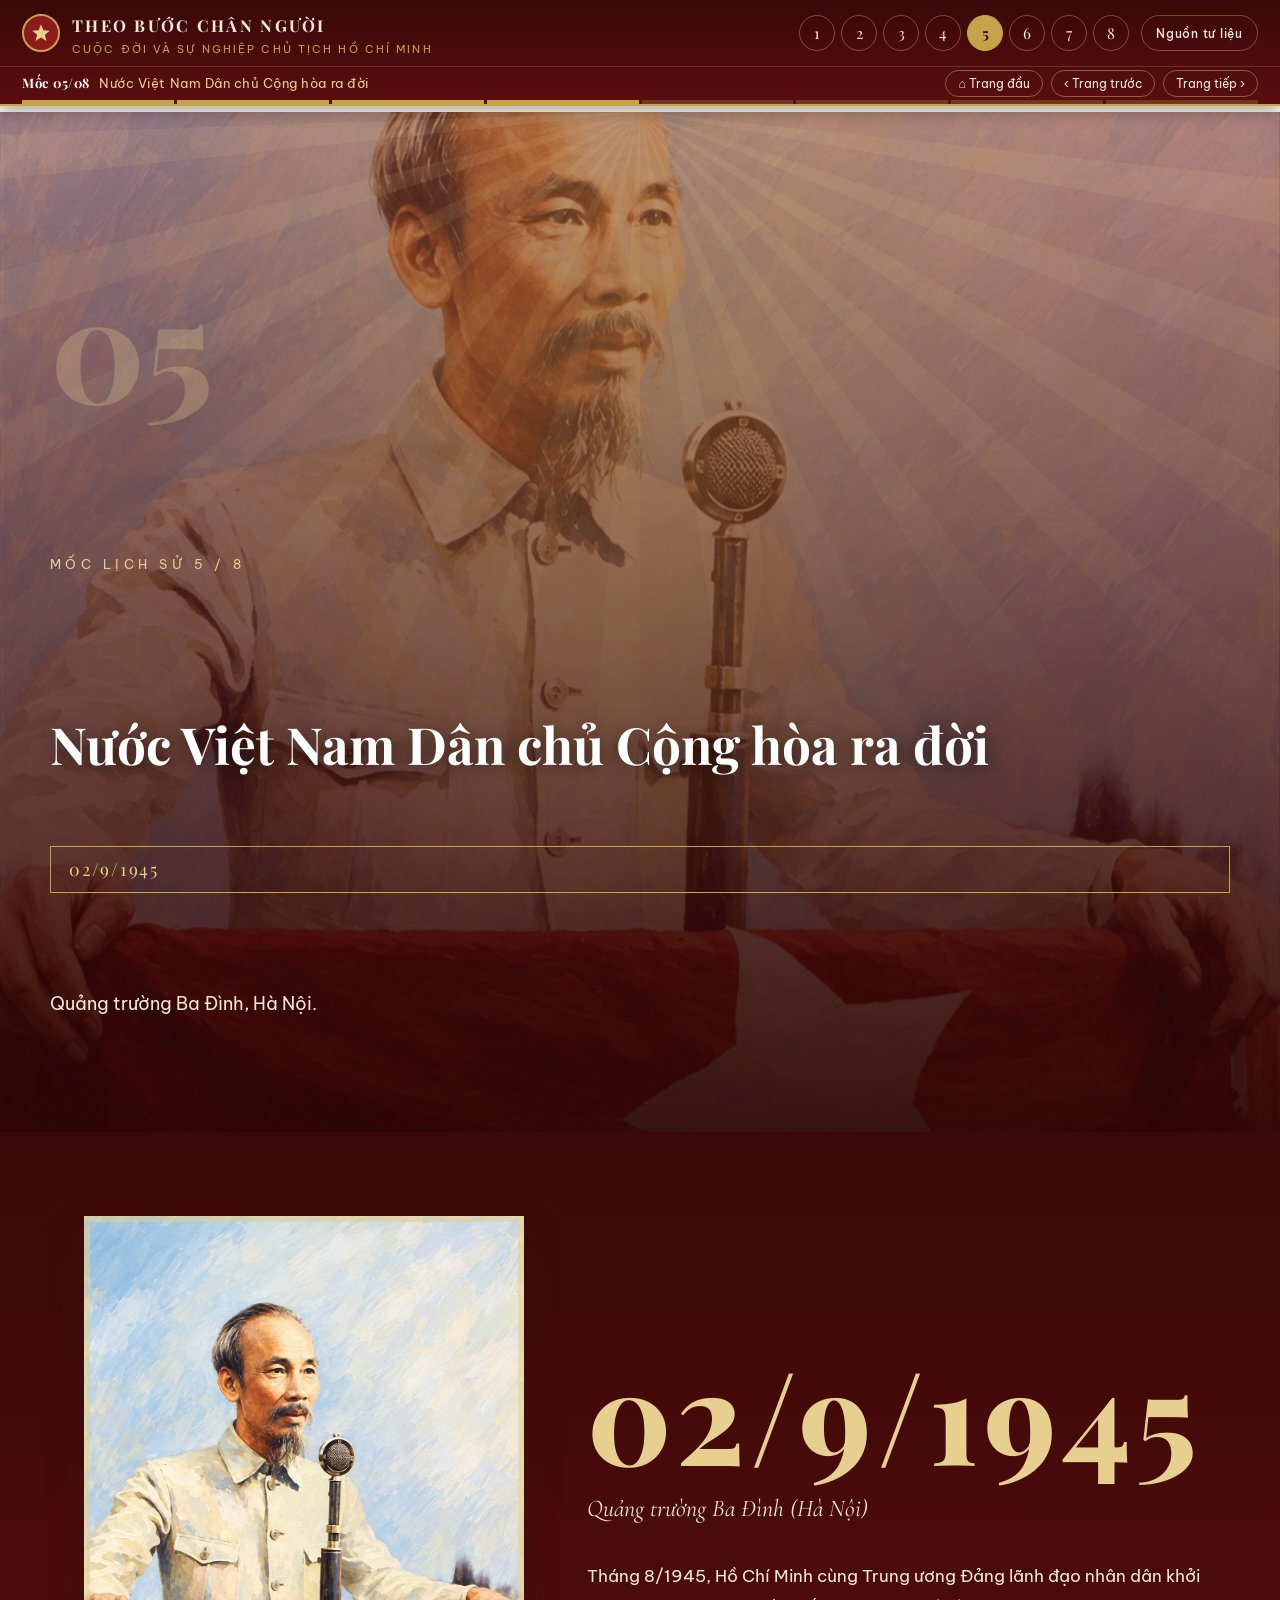
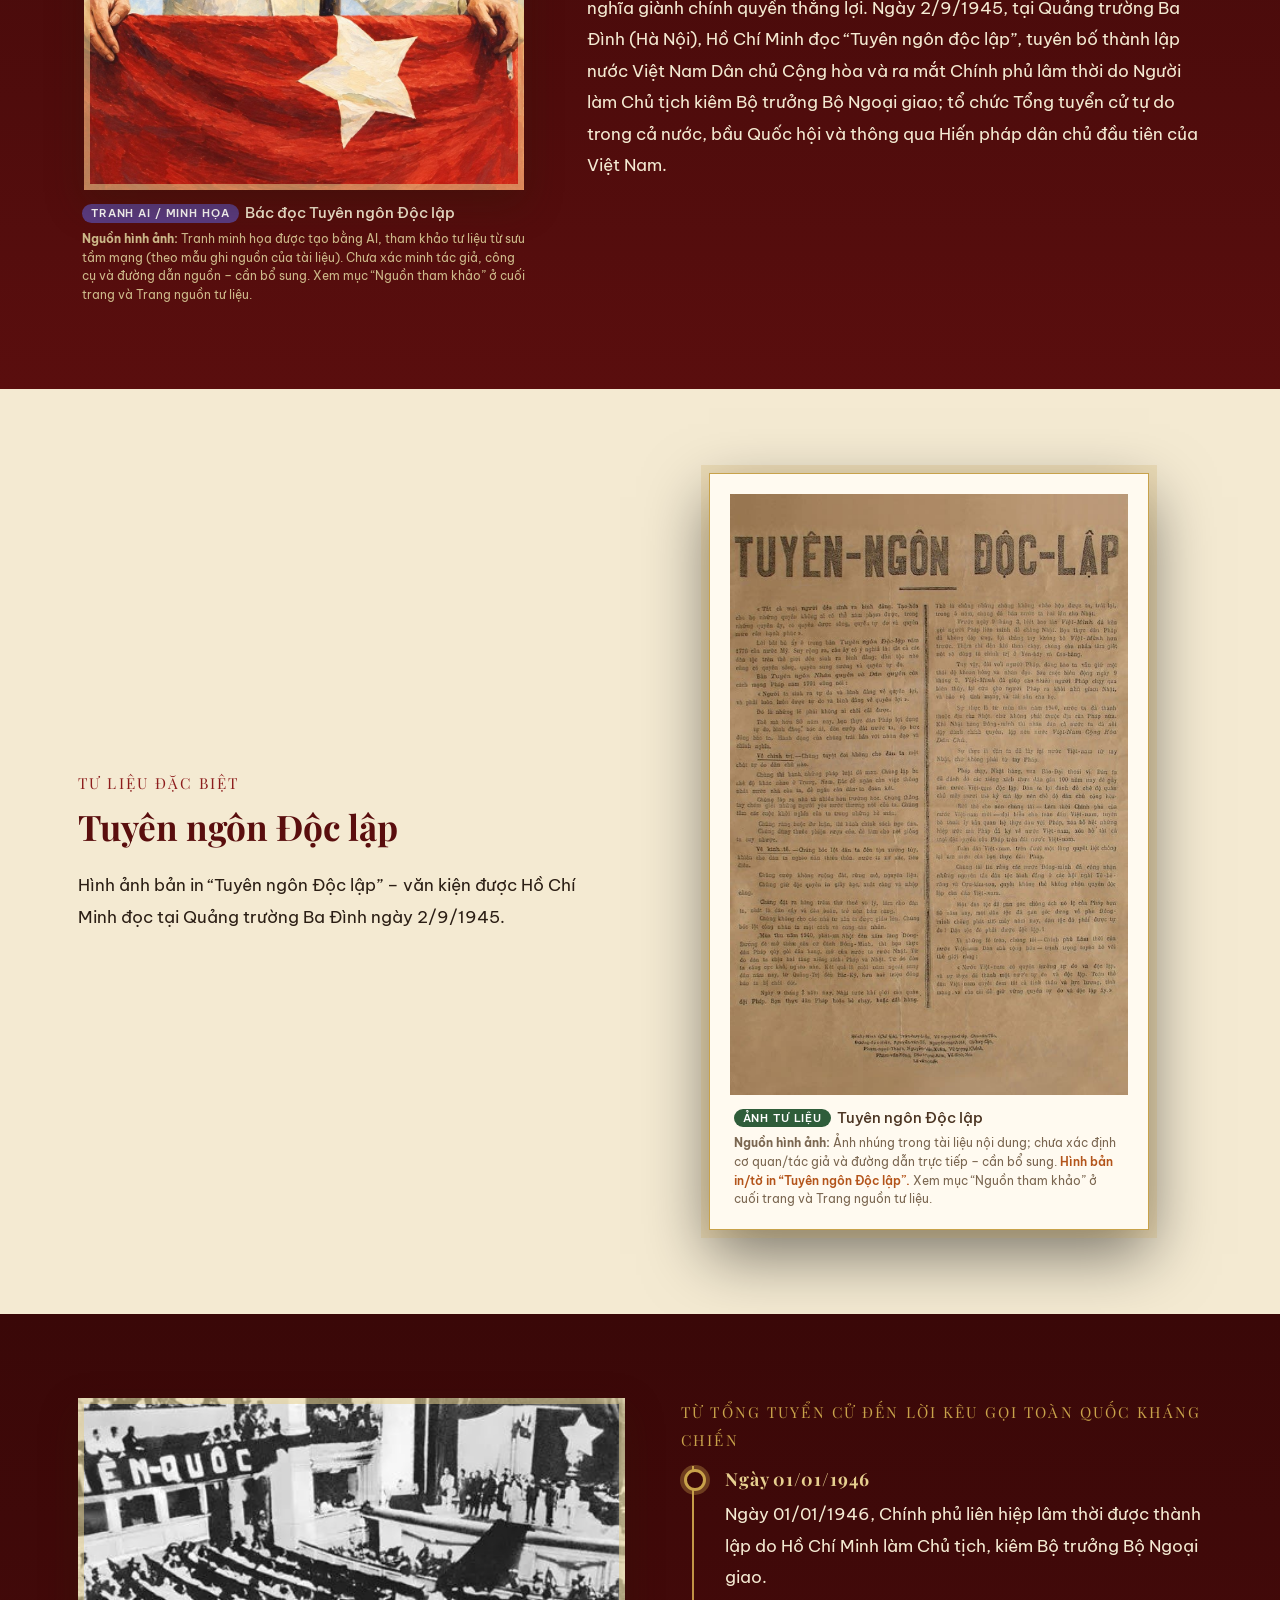
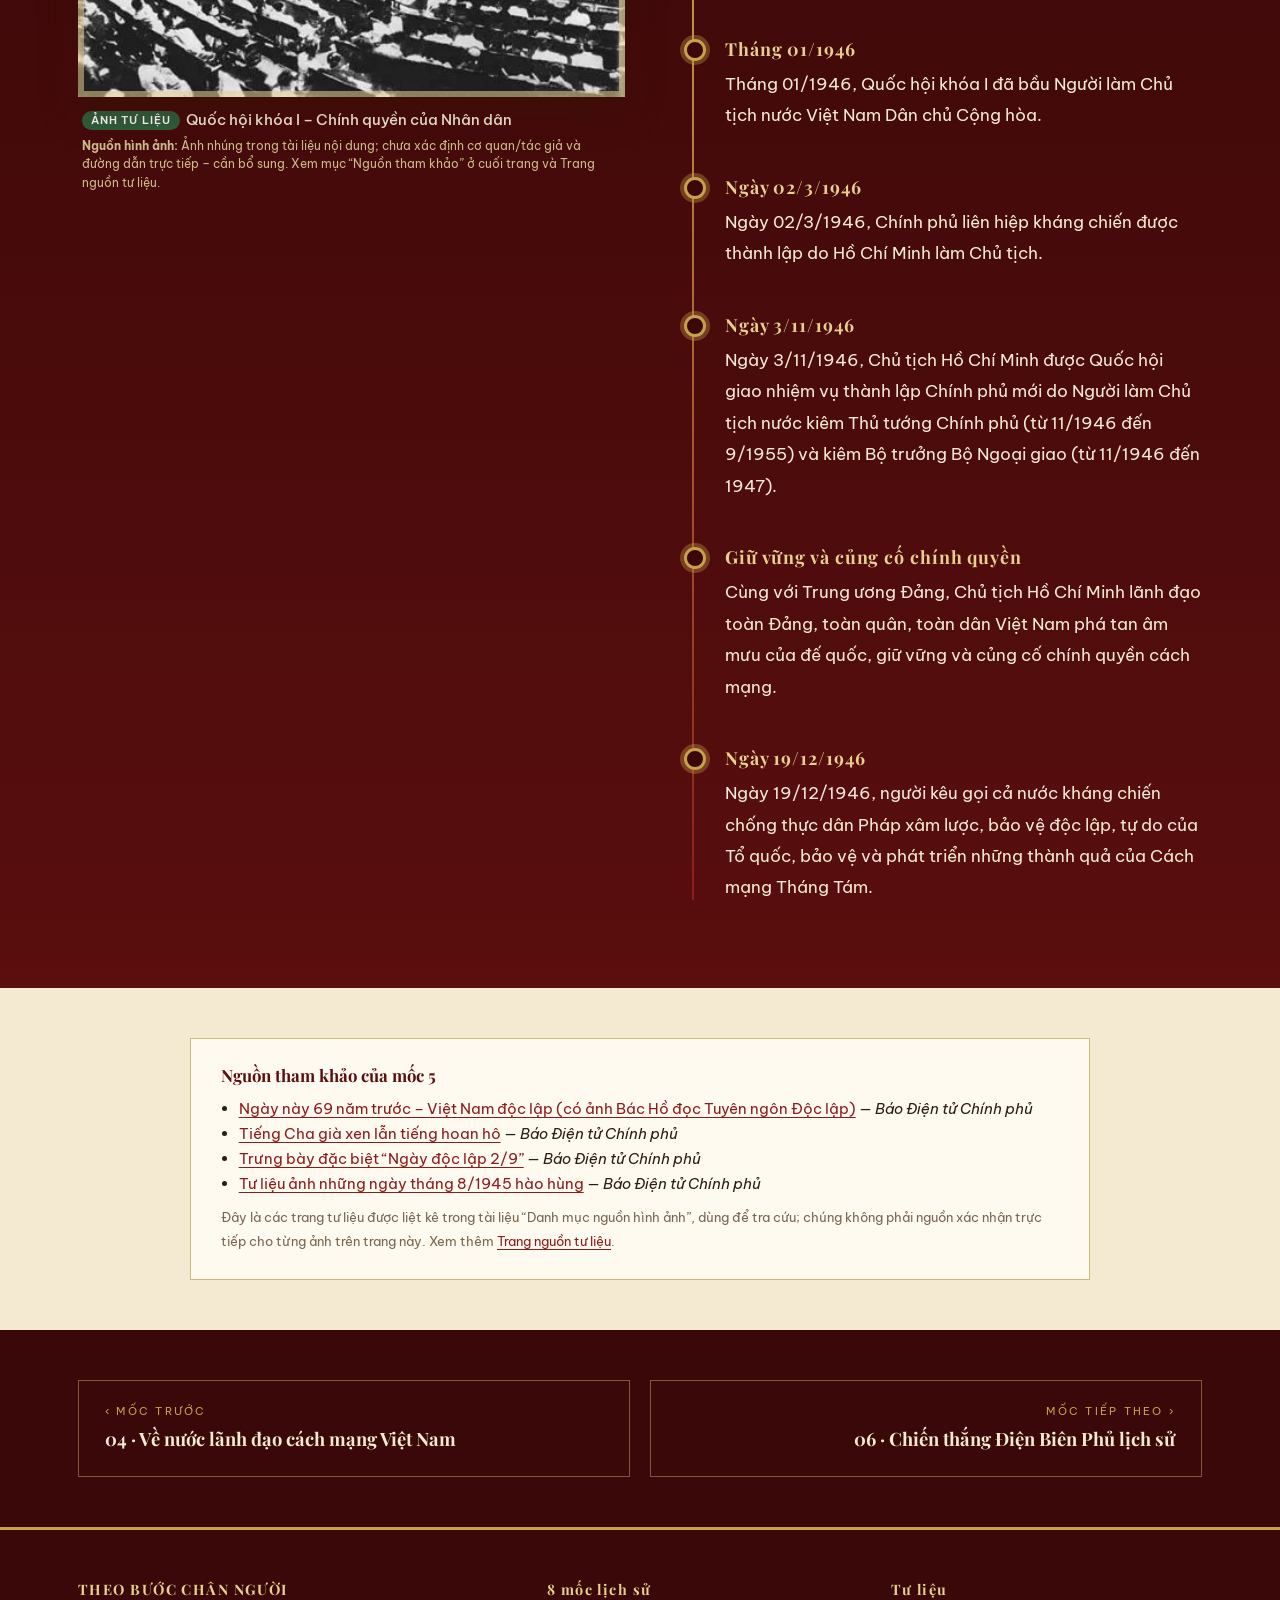
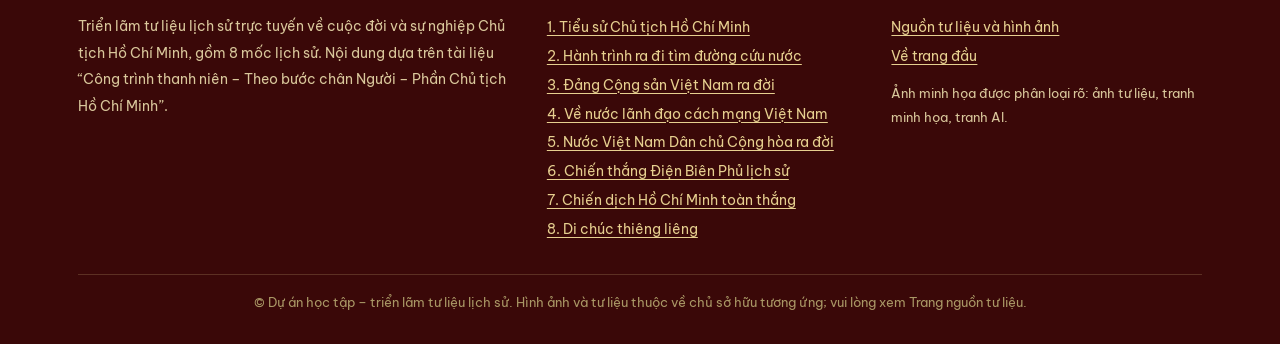
<file: pages/doc-lap.html>
<!DOCTYPE html>
<html lang="vi">
  <head>
    <meta charset="utf-8">
    <meta name="viewport" content="width=device-width,initial-scale=1">
    <title>Nước Việt Nam Dân chủ Cộng hòa ra đời | THEO BƯỚC CHÂN NGƯỜI</title>
    <meta name="description" content="Nước Việt Nam Dân chủ Cộng hòa ra đời">
    <link rel="preconnect" href="https://fonts.googleapis.com">
    <link rel="preconnect" href="https://fonts.gstatic.com" crossorigin>
    <link rel="stylesheet" href="../css/style.css">
    <link rel="stylesheet" href="../css/responsive.css">
  </head>
  <body class="p5">
    <div class="loader" aria-hidden="true"><svg viewBox="0 0 24 24" aria-hidden="true"><path d="M12 1.5l2.9 7.2 7.6.5-5.8 4.9 1.9 7.5L12 17.4 5.4 21.6l1.9-7.5L1.5 9.2l7.6-.5z"/></svg></div>
    <div class="site-header">
      <div class="hd-top">
        <a class="brand" href="../index.html"><span class="emblem"><svg viewBox="0 0 24 24" aria-hidden="true"><path d="M12 1.5l2.9 7.2 7.6.5-5.8 4.9 1.9 7.5L12 17.4 5.4 21.6l1.9-7.5L1.5 9.2l7.6-.5z"/></svg></span><span><b>THEO BƯỚC CHÂN NGƯỜI</b><small>Cuộc đời và sự nghiệp Chủ tịch Hồ Chí Minh</small></span></a>
        <button class="burger" aria-label="Mở menu" aria-expanded="false">☰</button>
        <ul class="menu">
          <li><a href="tieusu.html" data-n="1" class=""><span class="num">1</span><span class="tip">Tiểu sử Chủ tịch Hồ Chí Minh</span></a></li>
          <li><a href="tim-duong-cuu-nuoc.html" data-n="2" class=""><span class="num">2</span><span class="tip">Hành trình ra đi tìm đường cứu nước</span></a></li>
          <li><a href="dang-cong-san.html" data-n="3" class=""><span class="num">3</span><span class="tip">Đảng Cộng sản Việt Nam ra đời</span></a></li>
          <li><a href="ve-nuoc.html" data-n="4" class=""><span class="num">4</span><span class="tip">Về nước lãnh đạo cách mạng Việt Nam</span></a></li>
          <li><a href="doc-lap.html" data-n="5" class="active" aria-current="page"><span class="num">5</span><span class="tip">Nước Việt Nam Dân chủ Cộng hòa ra đời</span></a></li>
          <li><a href="dien-bien-phu.html" data-n="6" class=""><span class="num">6</span><span class="tip">Chiến thắng Điện Biên Phủ lịch sử</span></a></li>
          <li><a href="chien-dich-ho-chi-minh.html" data-n="7" class=""><span class="num">7</span><span class="tip">Chiến dịch Hồ Chí Minh toàn thắng</span></a></li>
          <li><a href="di-chuc.html" data-n="8" class=""><span class="num">8</span><span class="tip">Di chúc thiêng liêng</span></a></li>
          <li class="src"><a href="nguon-tu-lieu.html" data-n="★" class=""><span class="num">Nguồn tư liệu</span><span class="tip">Nguồn tư liệu và hình ảnh tham khảo</span></a></li>
        </ul>
      </div>
      <div class="hd-sub">
        <div class="now"><b>Mốc 05/08</b> Nước Việt Nam Dân chủ Cộng hòa ra đời</div>
        <div class="pn"><a href="../index.html" title="Về trang đầu">⌂<span> Trang đầu</span></a><a href="ve-nuoc.html" class="" title="Trang trước">‹<span> Trang trước</span></a><a href="dien-bien-phu.html" class="" title="Trang tiếp theo"><span>Trang tiếp </span>›</a></div>
      </div>
      <div class="journey" aria-label="Hành trình 8 mốc"><i class="done"></i><i class="done"></i><i class="done"></i><i class="done"></i><i class="cur"></i><i class=""></i><i class=""></i><i class=""></i></div>
      <div class="scrollbar"></div>
    </div>
    <main>
      <header class="hero">
        <div class="hero-bg" style="background-image:url('../images/page-5/img14.jpg')"></div>
        <div class="hero-shade"></div>
        <div class="rays"></div>
        <div class="wrap in">
          <div class="num rv rv-up">05</div>
          <div class="kicker rv rv-up" style="--d:.15s">Mốc lịch sử 5 / 8</div>
          <h1 class="rv rv-up" style="--d:.3s">Nước Việt Nam Dân chủ Cộng hòa ra đời</h1>
          <span class="date rv rv-up" style="--d:.45s">02/9/1945</span>
          <p class="lead rv rv-up" style="--d:.6s">Quảng trường Ba Đình, Hà Nội.</p>
        </div>
      </header>
      <section class="blk dark">
        <div class="wrap split">
          <div class="media ">
            <div class="rv rv-l " style="--d:0s">
              <figure class="fig portrait">
                <button
                  class="zoom"
                  type="button"
                  data-lb="../images/page-5/img14.jpg"
                  data-alt="Bác đọc Tuyên ngôn Độc lập"
                  data-cap="Bác đọc Tuyên ngôn Độc lập"
                  data-src="Tranh AI / minh họa · Tranh minh họa được tạo bằng AI, tham khảo tư liệu từ sưu tầm mạng (theo mẫu ghi nguồn của tài liệu). Chưa xác minh tác giả, công cụ và đường dẫn nguồn – cần bổ sung."
                  aria-label="Xem ảnh lớn: Bác đọc Tuyên ngôn Độc lập">
                  <img src="../images/page-5/img14.jpg" alt="Bác đọc Tuyên ngôn Độc lập" loading="lazy" decoding="async">
                </button>
                <figcaption><span class="cap"><span class="badge b-ai">Tranh AI / minh họa</span>Bác đọc Tuyên ngôn Độc lập</span><span class="src"><b>Nguồn hình ảnh:</b> Tranh minh họa được tạo bằng AI, tham khảo tư liệu từ sưu tầm mạng (theo mẫu ghi nguồn của tài liệu). Chưa xác minh tác giả, công cụ và đường dẫn nguồn – cần bổ sung. Xem mục “Nguồn tham khảo” ở cuối trang và Trang nguồn tư liệu.</span></figcaption>
              </figure>
            </div>
          </div>
          <div class="text">
            <div class="rv rv-r " style="--d:0.25s">
              <div class="bigdate" style="text-align:left">
                <div class="d1">02/9/1945</div>
                <div class="d2">Quảng trường Ba Đình (Hà Nội)</div>
              </div>
              <p style="margin-top:20px">Tháng 8/1945, Hồ Chí Minh cùng Trung ương Đảng lãnh đạo nhân dân khởi nghĩa giành chính quyền thắng lợi. Ngày 2/9/1945, tại Quảng trường Ba Đình (Hà Nội), Hồ Chí Minh đọc “Tuyên ngôn độc lập”, tuyên bố thành lập nước Việt Nam Dân chủ Cộng hòa và ra mắt Chính phủ lâm thời do Người làm Chủ tịch kiêm Bộ trưởng Bộ Ngoại giao; tổ chức Tổng tuyển cử tự do trong cả nước, bầu Quốc hội và thông qua Hiến pháp dân chủ đầu tiên của Việt Nam.</p>
            </div>
          </div>
        </div>
      </section>
      <section class="blk cream">
        <div class="wrap split rev">
          <div class="media ">
            <div class="rv rv-r " style="--d:0s">
              <div class="docframe">
                <figure class="fig portrait">
                  <button
                    class="zoom"
                    type="button"
                    data-lb="../images/page-5/img16.jpg"
                    data-alt="Tuyên ngôn Độc lập"
                    data-cap="Tuyên ngôn Độc lập"
                    data-src="Ảnh tư liệu · Ảnh nhúng trong tài liệu nội dung; chưa xác định cơ quan/tác giả và đường dẫn trực tiếp – cần bổ sung. Hình bản in/tờ in “Tuyên ngôn Độc lập”."
                    aria-label="Xem ảnh lớn: Tuyên ngôn Độc lập">
                    <img src="../images/page-5/img16.jpg" alt="Tuyên ngôn Độc lập" loading="lazy" decoding="async">
                  </button>
                  <figcaption><span class="cap"><span class="badge b-doc">Ảnh tư liệu</span>Tuyên ngôn Độc lập</span><span class="src"><b>Nguồn hình ảnh:</b> Ảnh nhúng trong tài liệu nội dung; chưa xác định cơ quan/tác giả và đường dẫn trực tiếp – cần bổ sung. <span class="flag">Hình bản in/tờ in “Tuyên ngôn Độc lập”.</span> Xem mục “Nguồn tham khảo” ở cuối trang và Trang nguồn tư liệu.</span></figcaption>
                </figure>
              </div>
            </div>
          </div>
          <div class="text">
            <div class="rv rv-l " style="--d:0.25s">
              <span class="dl">Tư liệu đặc biệt</span>
              <h2>Tuyên ngôn Độc lập</h2>
              <p>Hình ảnh bản in “Tuyên ngôn Độc lập” – văn kiện được Hồ Chí Minh đọc tại Quảng trường Ba Đình ngày 2/9/1945.</p>
            </div>
          </div>
        </div>
      </section>
      <section class="blk dark">
        <div class="wrap split top">
          <div class="media ">
            <div class="rv rv-l " style="--d:0s">
              <figure class="fig ">
                <button
                  class="zoom"
                  type="button"
                  data-lb="../images/page-5/img15.jpg"
                  data-alt="Quốc hội khóa I – Chính quyền của Nhân dân"
                  data-cap="Quốc hội khóa I – Chính quyền của Nhân dân"
                  data-src="Ảnh tư liệu · Ảnh nhúng trong tài liệu nội dung; chưa xác định cơ quan/tác giả và đường dẫn trực tiếp – cần bổ sung."
                  aria-label="Xem ảnh lớn: Quốc hội khóa I – Chính quyền của Nhân dân">
                  <img
                    src="../images/page-5/img15.jpg"
                    alt="Quốc hội khóa I – Chính quyền của Nhân dân"
                    loading="lazy"
                    decoding="async">
                </button>
                <figcaption><span class="cap"><span class="badge b-doc">Ảnh tư liệu</span>Quốc hội khóa I – Chính quyền của Nhân dân</span><span class="src"><b>Nguồn hình ảnh:</b> Ảnh nhúng trong tài liệu nội dung; chưa xác định cơ quan/tác giả và đường dẫn trực tiếp – cần bổ sung. Xem mục “Nguồn tham khảo” ở cuối trang và Trang nguồn tư liệu.</span></figcaption>
              </figure>
            </div>
          </div>
          <div class="text">
            <div class="rv rv-r " style="--d:0.25s">
              <span class="dl">Từ Tổng tuyển cử đến Lời kêu gọi toàn quốc kháng chiến</span>
              <div class="timeline">
                <div class="tl-item" style="transition-delay:0.00s">
                  <div class="d">Ngày 01/01/1946</div>
                  <p>Ngày 01/01/1946, Chính phủ liên hiệp lâm thời được thành lập do Hồ Chí Minh làm Chủ tịch, kiêm Bộ trưởng Bộ Ngoại giao.</p>
                </div>
                <div class="tl-item" style="transition-delay:0.08s">
                  <div class="d">Tháng 01/1946</div>
                  <p>Tháng 01/1946, Quốc hội khóa I đã bầu Người làm Chủ tịch nước Việt Nam Dân chủ Cộng hòa.</p>
                </div>
                <div class="tl-item" style="transition-delay:0.16s">
                  <div class="d">Ngày 02/3/1946</div>
                  <p>Ngày 02/3/1946, Chính phủ liên hiệp kháng chiến được thành lập do Hồ Chí Minh làm Chủ tịch.</p>
                </div>
                <div class="tl-item" style="transition-delay:0.24s">
                  <div class="d">Ngày 3/11/1946</div>
                  <p>Ngày 3/11/1946, Chủ tịch Hồ Chí Minh được Quốc hội giao nhiệm vụ thành lập Chính phủ mới do Người làm Chủ tịch nước kiêm Thủ tướng Chính phủ (từ 11/1946 đến 9/1955) và kiêm Bộ trưởng Bộ Ngoại giao (từ 11/1946 đến 1947).</p>
                </div>
                <div class="tl-item" style="transition-delay:0.32s">
                  <div class="d">Giữ vững và củng cố chính quyền</div>
                  <p>Cùng với Trung ương Đảng, Chủ tịch Hồ Chí Minh lãnh đạo toàn Đảng, toàn quân, toàn dân Việt Nam phá tan âm mưu của đế quốc, giữ vững và củng cố chính quyền cách mạng.</p>
                </div>
                <div class="tl-item" style="transition-delay:0.40s">
                  <div class="d">Ngày 19/12/1946</div>
                  <p>Ngày 19/12/1946, người kêu gọi cả nước kháng chiến chống thực dân Pháp xâm lược, bảo vệ độc lập, tự do của Tổ quốc, bảo vệ và phát triển những thành quả của Cách mạng Tháng Tám.</p>
                </div>
              </div>
            </div>
          </div>
        </div>
      </section>
      <section class="blk cream" style="padding:50px 0">
        <div class="wrap">
          <div class="srcbox rv rv-up">
            <h3>Nguồn tham khảo của mốc 5</h3>
            <ul>
              <li><a href="https://baochinhphu.vn/ngay-nay-69-nam-truoc-viet-nam-doc-lap-102169049.htm" target="_blank" rel="noopener">Ngày này 69 năm trước – Việt Nam độc lập (có ảnh Bác Hồ đọc Tuyên ngôn Độc lập)</a> — <em>Báo Điện tử Chính phủ</em></li>
              <li><a href="https://baochinhphu.vn/tieng-cha-gia-xen-lan-tieng-hoan-ho-102101210.htm" target="_blank" rel="noopener">Tiếng Cha già xen lẫn tiếng hoan hô</a> — <em>Báo Điện tử Chính phủ</em></li>
              <li><a href="https://baochinhphu.vn/trung-bay-dac-biet-ngay-doc-lap-2-9-102277739.htm" target="_blank" rel="noopener">Trưng bày đặc biệt “Ngày độc lập 2/9”</a> — <em>Báo Điện tử Chính phủ</em></li>
              <li><a href="https://baochinhphu.vn/nho-nhung-ngay-thang-8-1945-hao-hung-qua-anh-tu-lieu-102260226.htm" target="_blank" rel="noopener">Tư liệu ảnh những ngày tháng 8/1945 hào hùng</a> — <em>Báo Điện tử Chính phủ</em></li>
            </ul>
            <p class="m">Đây là các trang tư liệu được liệt kê trong tài liệu “Danh mục nguồn hình ảnh”, dùng để tra cứu; chúng không phải nguồn xác nhận trực tiếp cho từng ảnh trên trang này. Xem thêm <a href="nguon-tu-lieu.html">Trang nguồn tư liệu</a>.</p>
          </div>
        </div>
      </section>
      <nav class="nextnav">
        <div class="wrap" style="display:flex;gap:20px;width:100%;max-width:var(--wrap)" class="x"><a href="ve-nuoc.html"><small>‹ Mốc trước</small><b>04 · Về nước lãnh đạo cách mạng Việt Nam</b></a><a class="nx" href="dien-bien-phu.html"><small>Mốc tiếp theo ›</small><b>06 · Chiến thắng Điện Biên Phủ lịch sử</b></a></div>
      </nav>
    </main>
    <footer class="site-footer">
      <div class="wrap">
        <div class="cols">
          <div>
            <h4>THEO BƯỚC CHÂN NGƯỜI</h4>
            <p>Triển lãm tư liệu lịch sử trực tuyến về cuộc đời và sự nghiệp Chủ tịch Hồ Chí Minh, gồm 8 mốc lịch sử. Nội dung dựa trên tài liệu “Công trình thanh niên – Theo bước chân Người – Phần Chủ tịch Hồ Chí Minh”.</p>
          </div>
          <div>
            <h4>8 mốc lịch sử</h4>
            <ul>
              <li><a href="tieusu.html">1. Tiểu sử Chủ tịch Hồ Chí Minh</a></li>
              <li><a href="tim-duong-cuu-nuoc.html">2. Hành trình ra đi tìm đường cứu nước</a></li>
              <li><a href="dang-cong-san.html">3. Đảng Cộng sản Việt Nam ra đời</a></li>
              <li><a href="ve-nuoc.html">4. Về nước lãnh đạo cách mạng Việt Nam</a></li>
              <li><a href="doc-lap.html">5. Nước Việt Nam Dân chủ Cộng hòa ra đời</a></li>
              <li><a href="dien-bien-phu.html">6. Chiến thắng Điện Biên Phủ lịch sử</a></li>
              <li><a href="chien-dich-ho-chi-minh.html">7. Chiến dịch Hồ Chí Minh toàn thắng</a></li>
              <li><a href="di-chuc.html">8. Di chúc thiêng liêng</a></li>
            </ul>
          </div>
          <div>
            <h4>Tư liệu</h4>
            <ul>
              <li><a href="nguon-tu-lieu.html">Nguồn tư liệu và hình ảnh</a></li>
              <li><a href="../index.html">Về trang đầu</a></li>
            </ul>
            <p style="margin-top:10px;font-size:.82rem">Ảnh minh họa được phân loại rõ: ảnh tư liệu, tranh minh họa, tranh AI.</p>
          </div>
        </div>
        <div class="cp">© Dự án học tập – triển lãm tư liệu lịch sử. Hình ảnh và tư liệu thuộc về chủ sở hữu tương ứng; vui lòng xem Trang nguồn tư liệu.</div>
      </div>
    </footer>
    <button class="totop" aria-label="Lên đầu trang">↑</button>
    <script src="../js/main.js" defer></script>
    <script src="../js/animation.js" defer></script>
  </body>
</html>
</file>
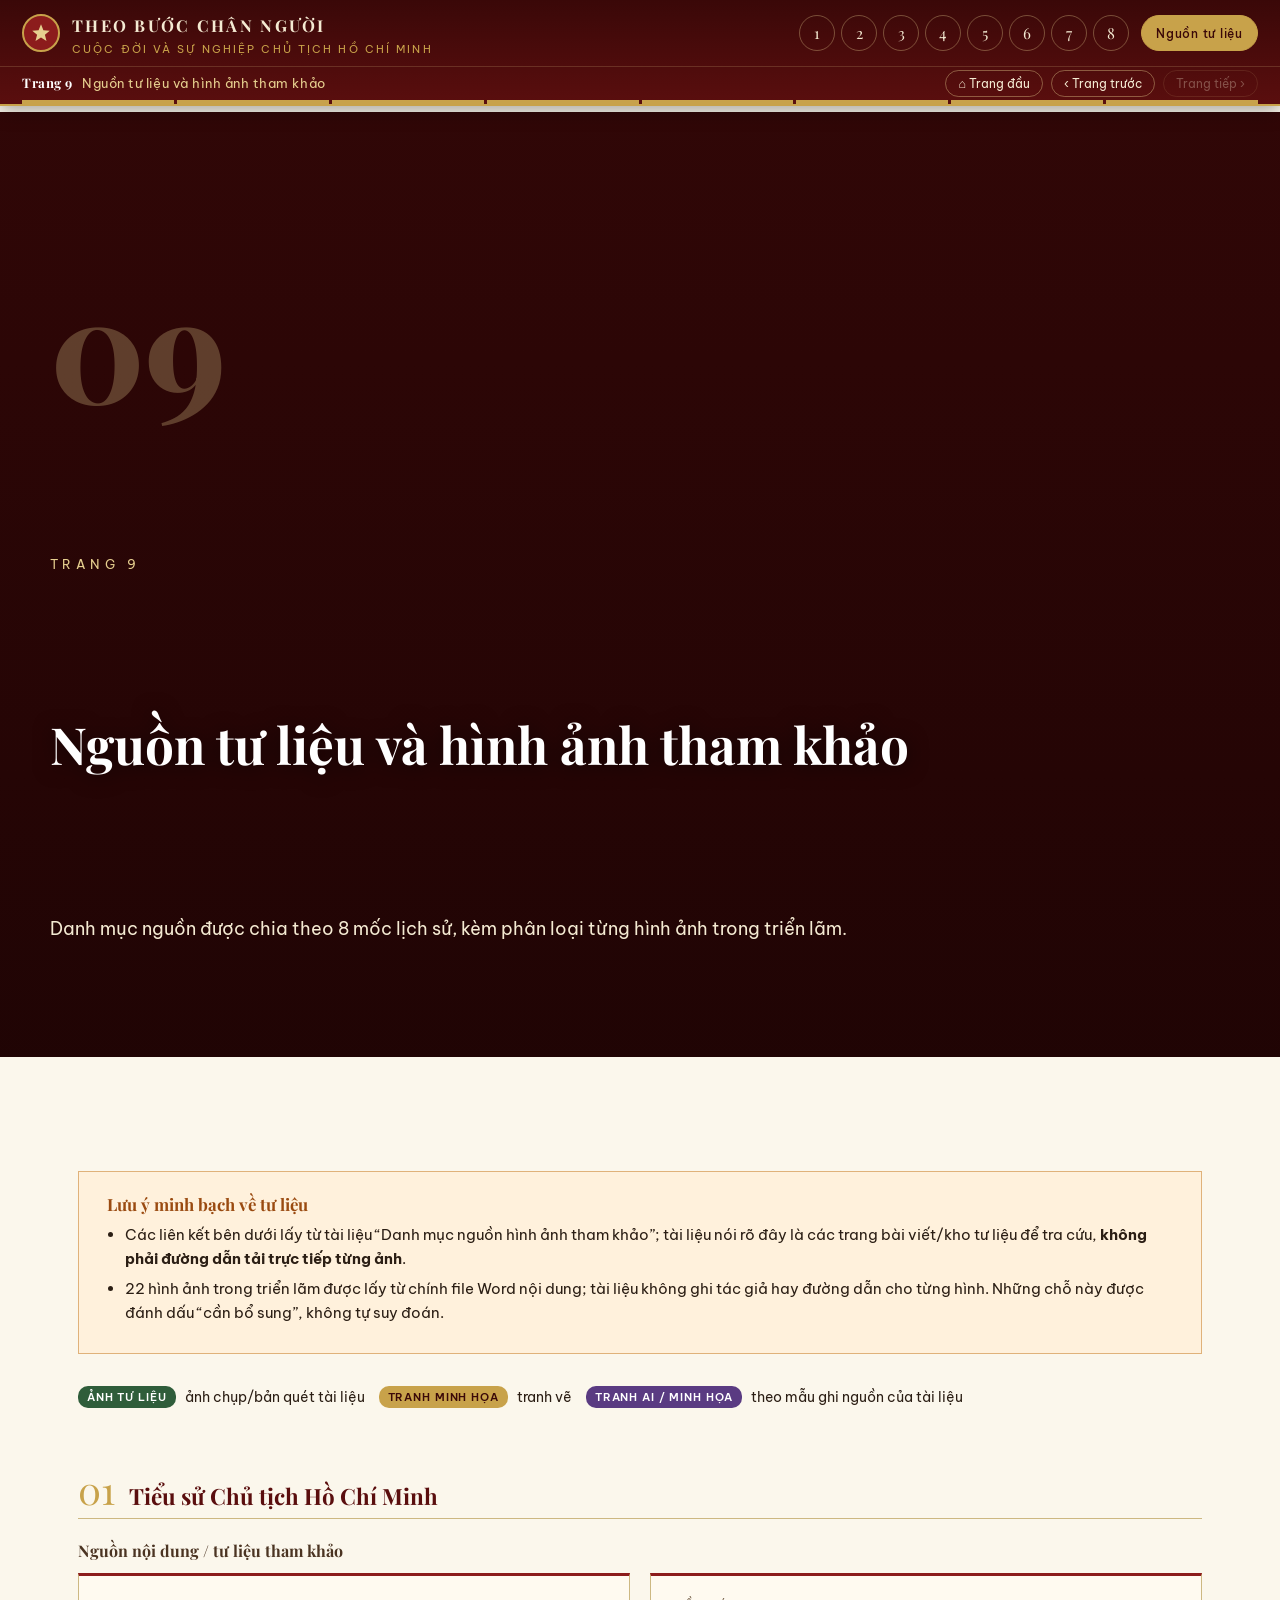
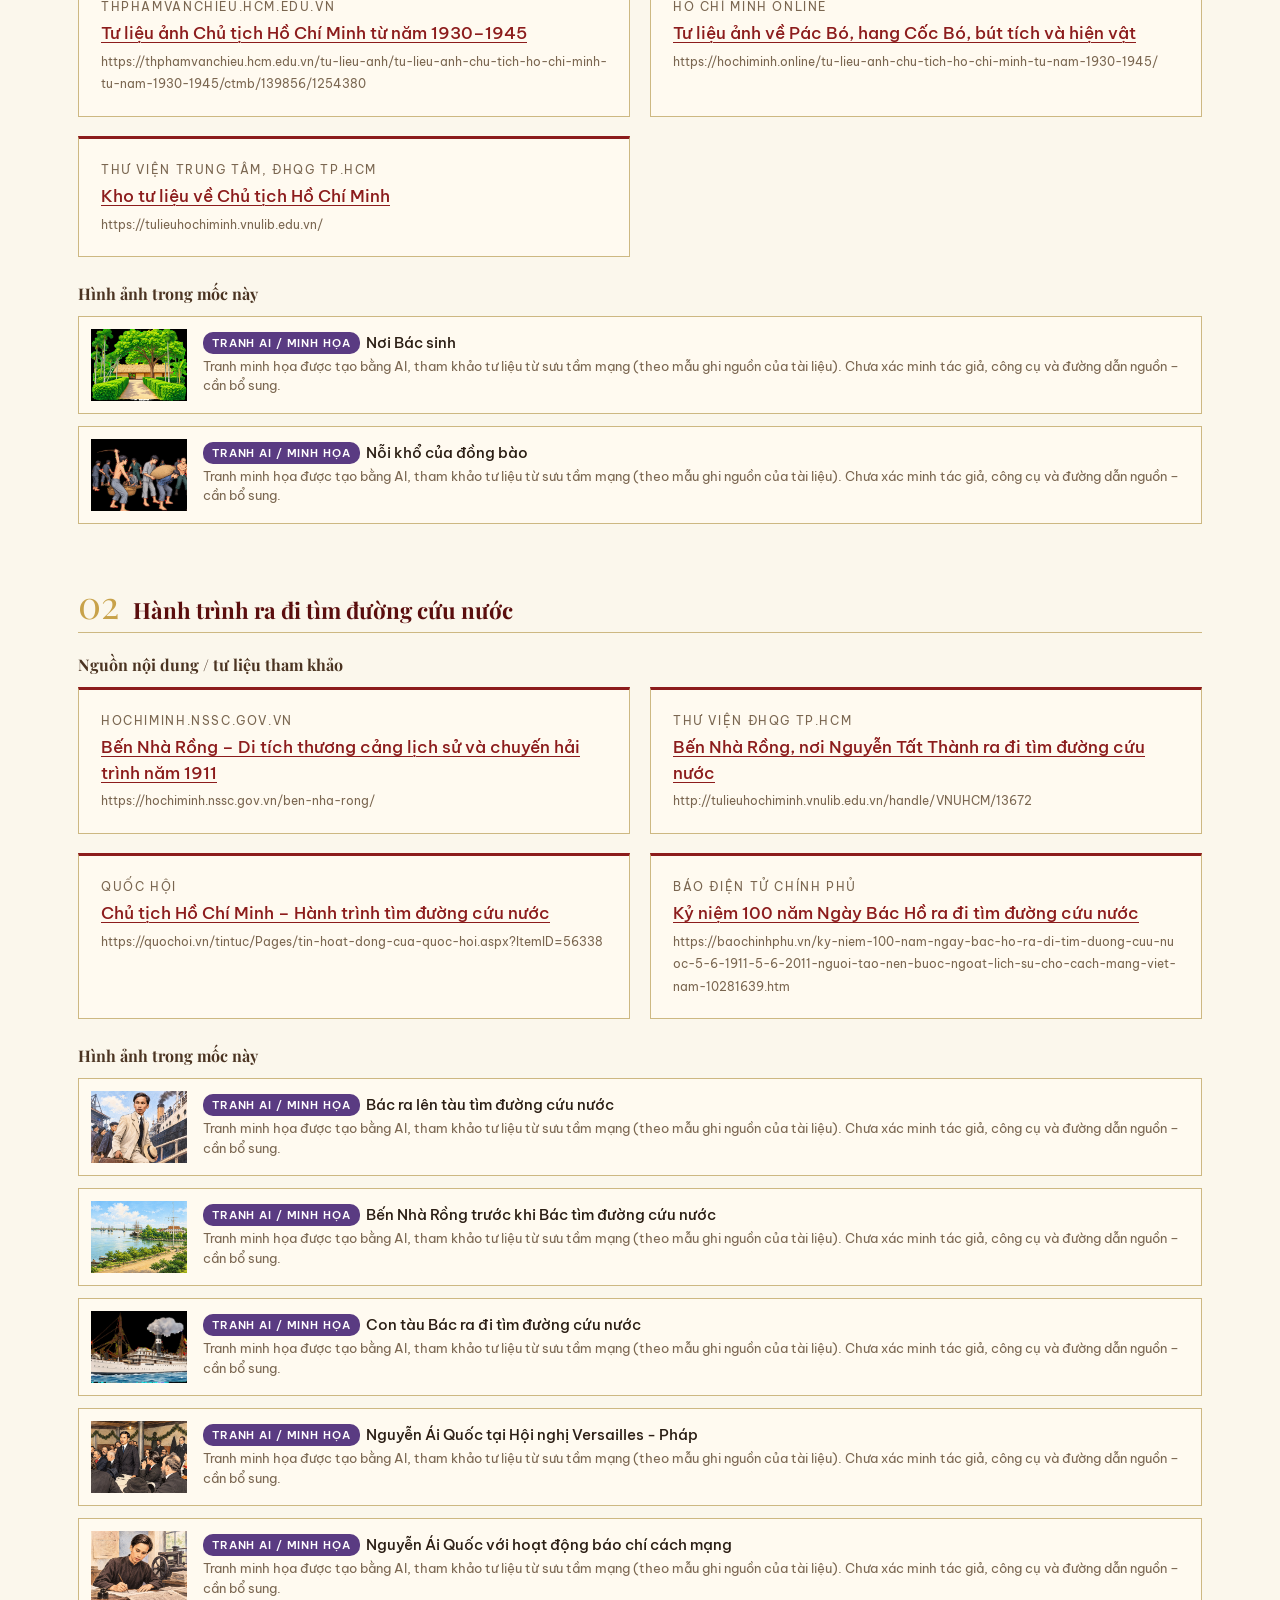
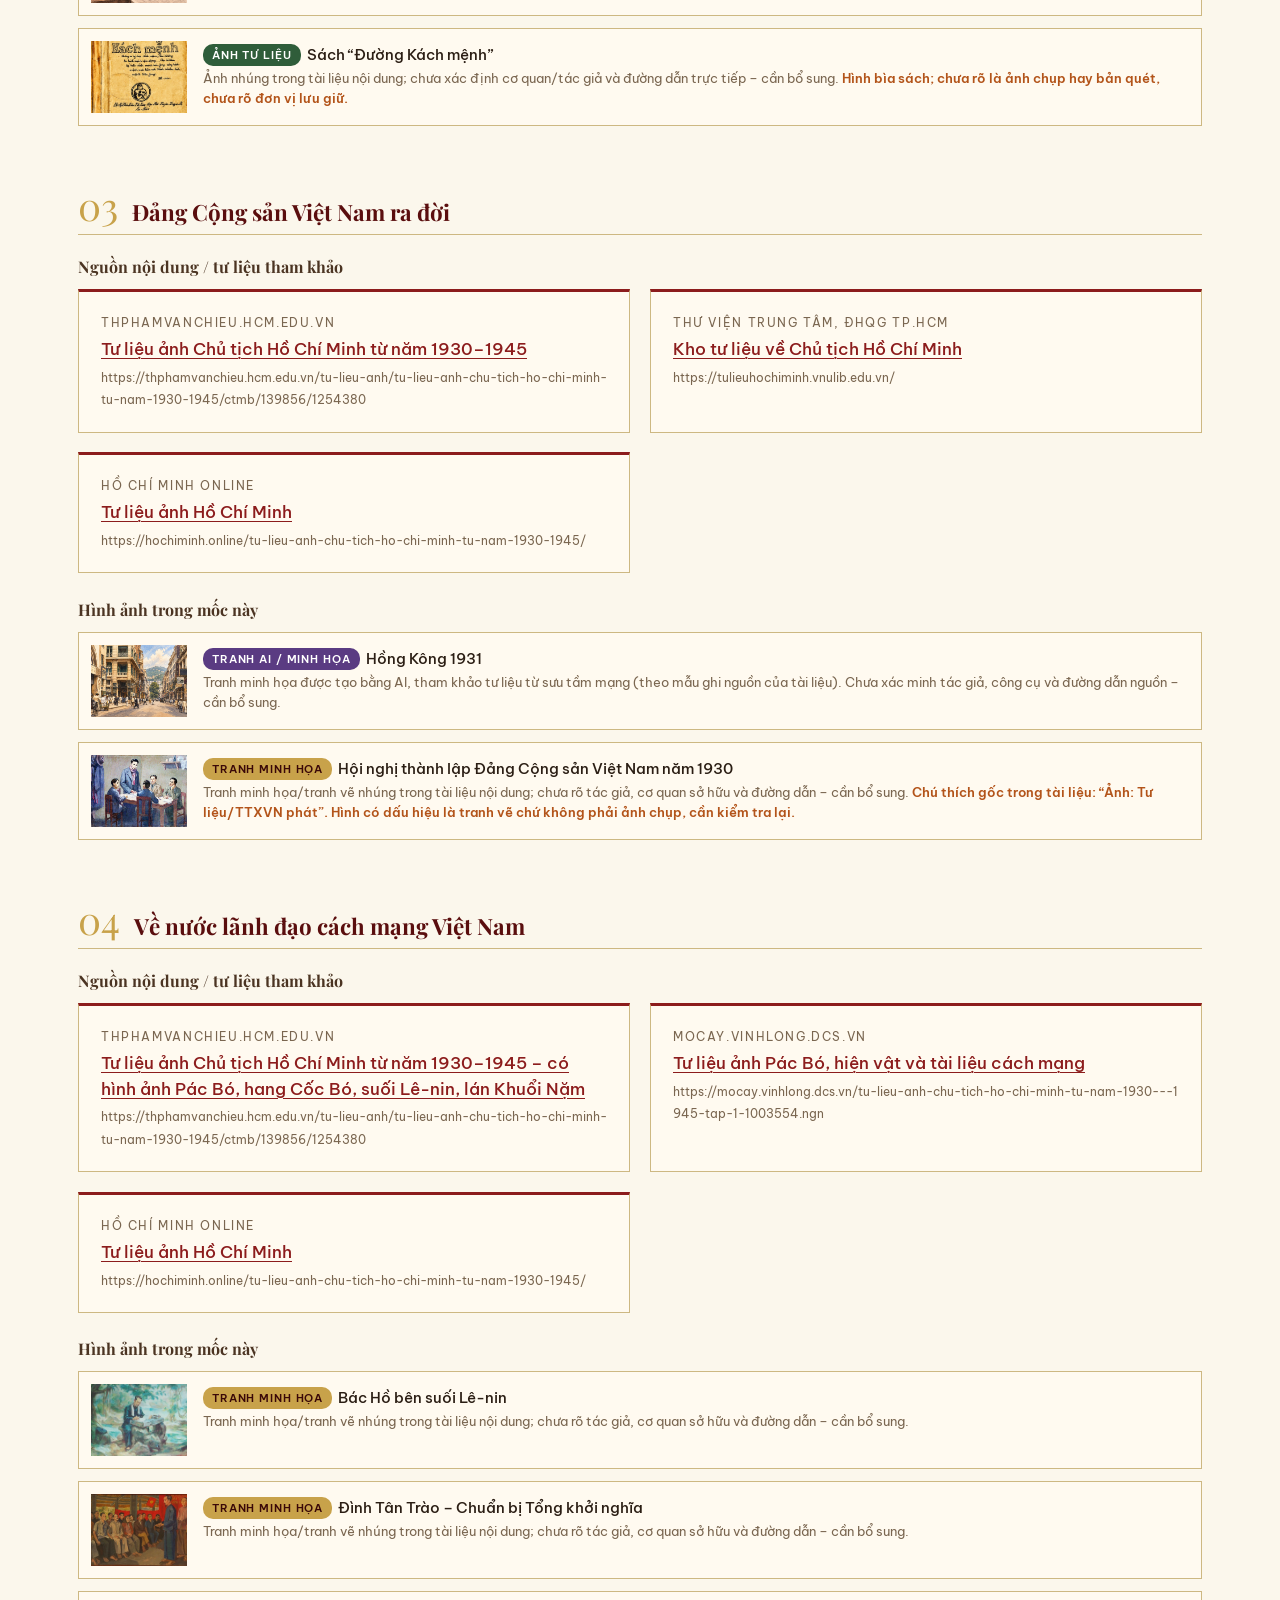
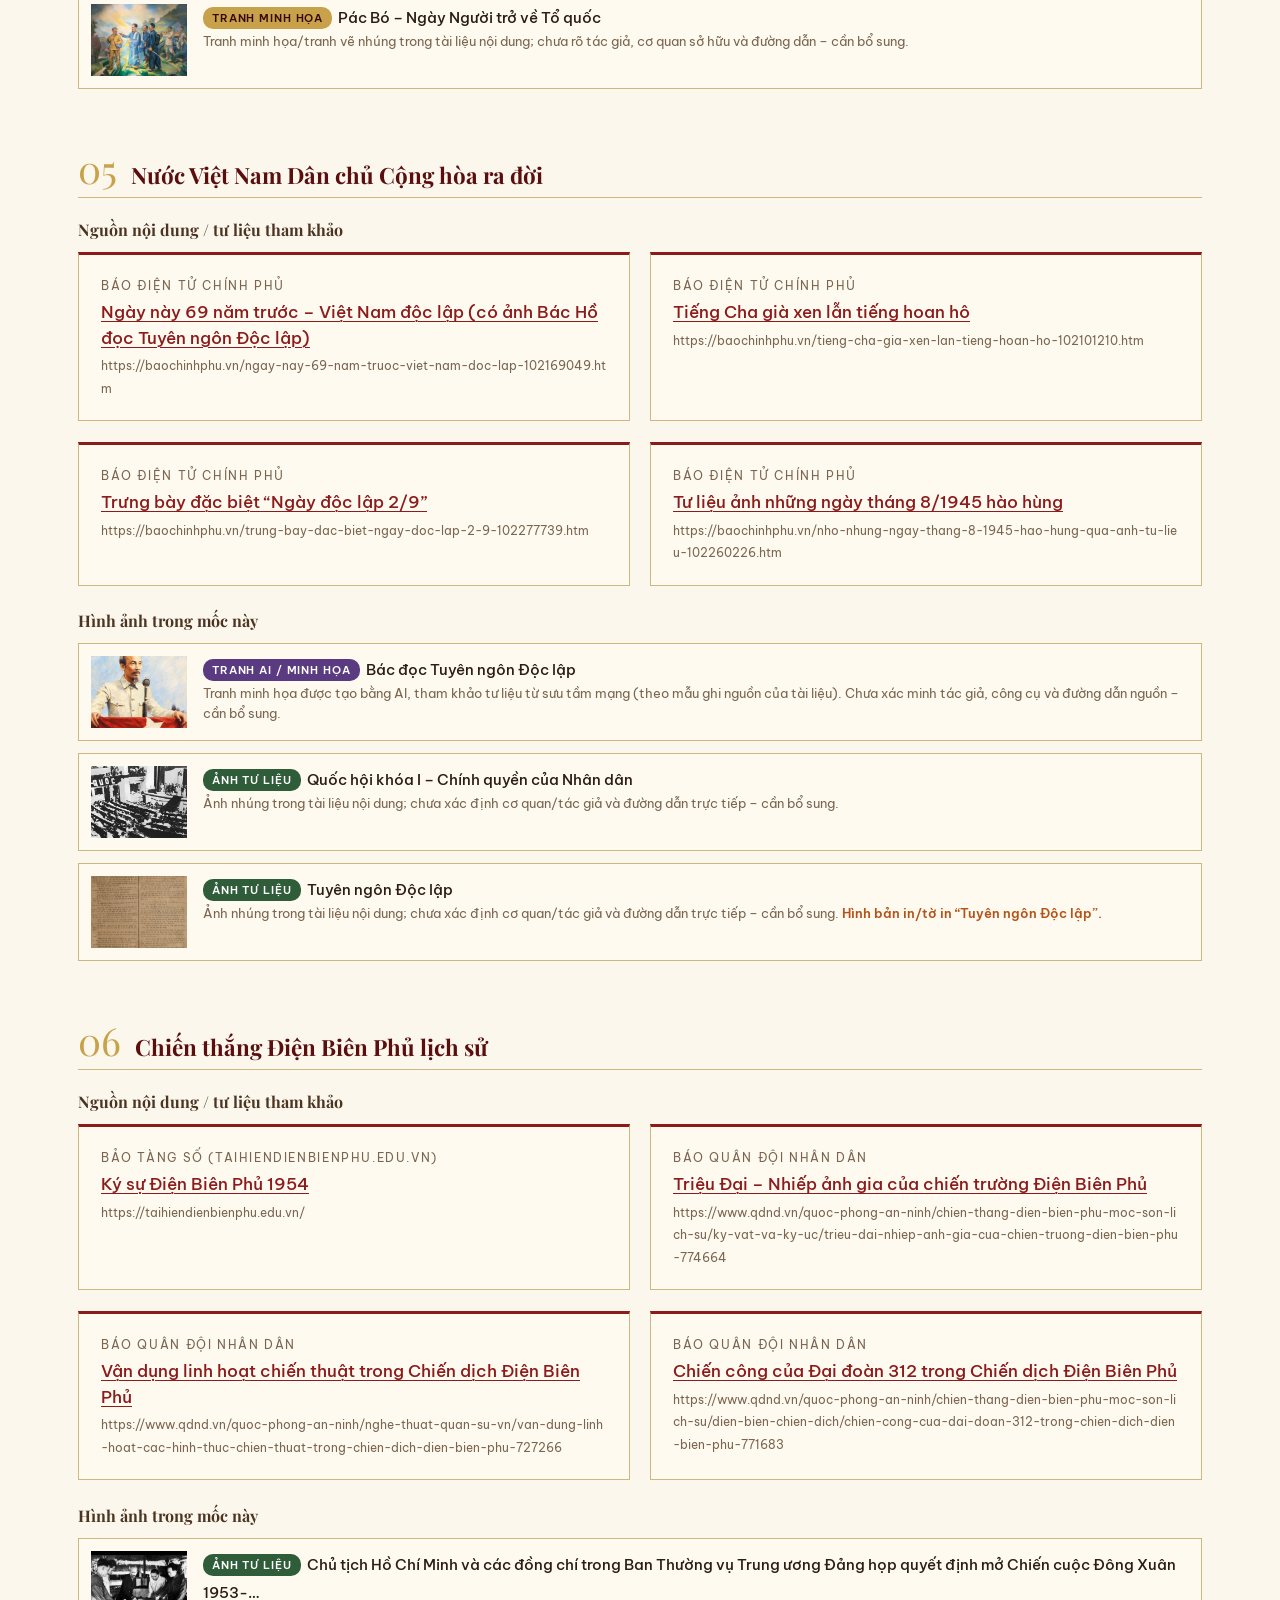
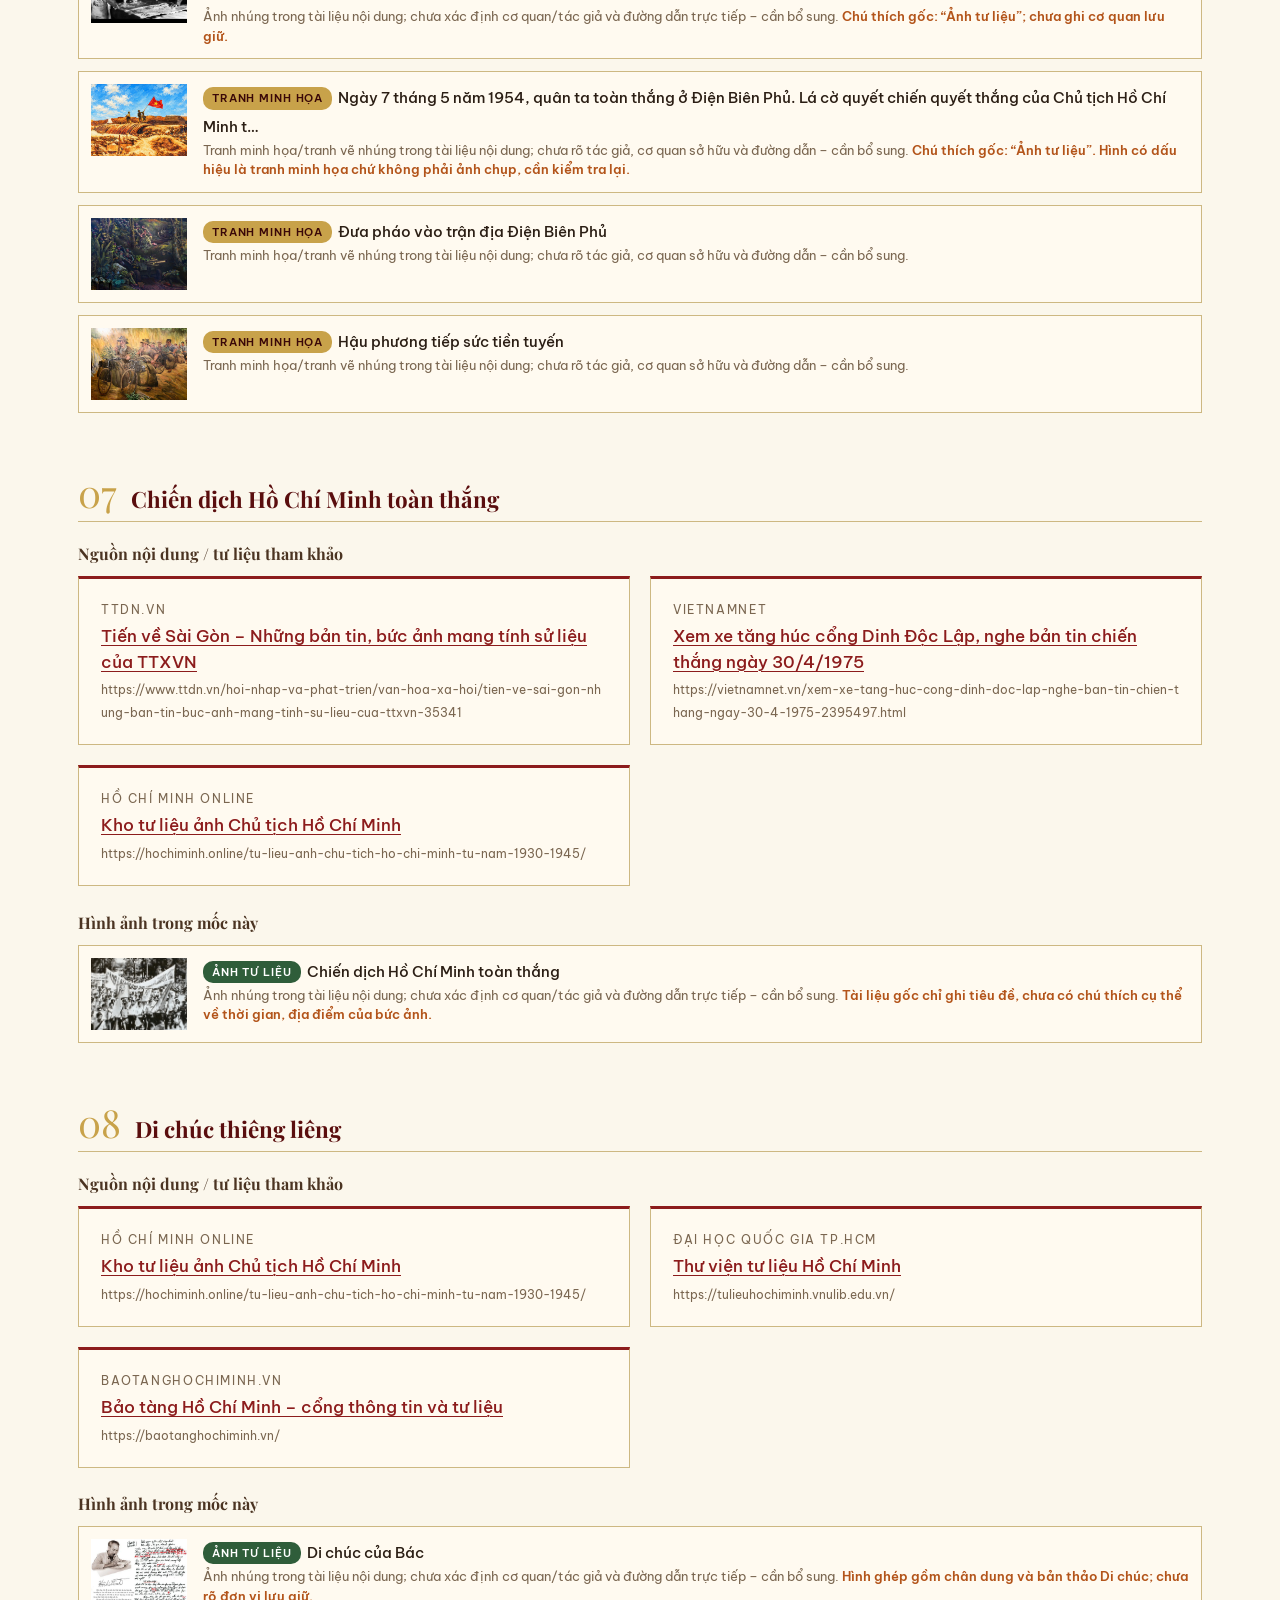
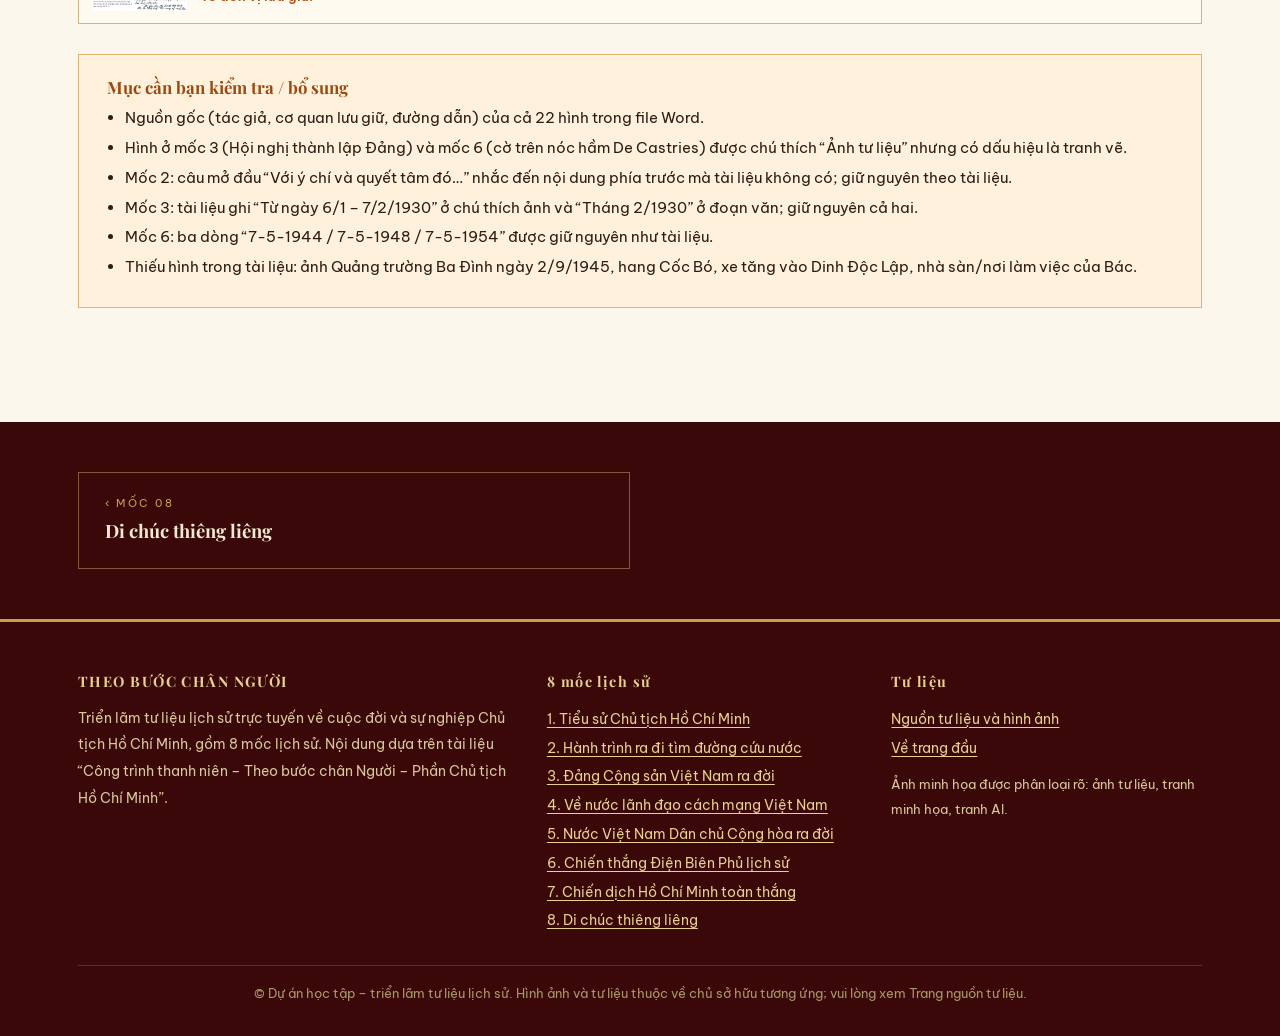
<file: pages/nguon-tu-lieu.html>
<!DOCTYPE html>
<html lang="vi">
  <head>
    <meta charset="utf-8">
    <meta name="viewport" content="width=device-width,initial-scale=1">
    <title>Nguồn tư liệu và hình ảnh | THEO BƯỚC CHÂN NGƯỜI</title>
    <meta name="description" content="Nguồn tư liệu và hình ảnh tham khảo">
    <link rel="preconnect" href="https://fonts.googleapis.com">
    <link rel="preconnect" href="https://fonts.gstatic.com" crossorigin>
    <link rel="stylesheet" href="../css/style.css">
    <link rel="stylesheet" href="../css/responsive.css">
  </head>
  <body class="p9">
    <div class="loader" aria-hidden="true"><svg viewBox="0 0 24 24" aria-hidden="true"><path d="M12 1.5l2.9 7.2 7.6.5-5.8 4.9 1.9 7.5L12 17.4 5.4 21.6l1.9-7.5L1.5 9.2l7.6-.5z"/></svg></div>
    <div class="site-header">
      <div class="hd-top">
        <a class="brand" href="../index.html"><span class="emblem"><svg viewBox="0 0 24 24" aria-hidden="true"><path d="M12 1.5l2.9 7.2 7.6.5-5.8 4.9 1.9 7.5L12 17.4 5.4 21.6l1.9-7.5L1.5 9.2l7.6-.5z"/></svg></span><span><b>THEO BƯỚC CHÂN NGƯỜI</b><small>Cuộc đời và sự nghiệp Chủ tịch Hồ Chí Minh</small></span></a>
        <button class="burger" aria-label="Mở menu" aria-expanded="false">☰</button>
        <ul class="menu">
          <li><a href="tieusu.html" data-n="1" class=""><span class="num">1</span><span class="tip">Tiểu sử Chủ tịch Hồ Chí Minh</span></a></li>
          <li><a href="tim-duong-cuu-nuoc.html" data-n="2" class=""><span class="num">2</span><span class="tip">Hành trình ra đi tìm đường cứu nước</span></a></li>
          <li><a href="dang-cong-san.html" data-n="3" class=""><span class="num">3</span><span class="tip">Đảng Cộng sản Việt Nam ra đời</span></a></li>
          <li><a href="ve-nuoc.html" data-n="4" class=""><span class="num">4</span><span class="tip">Về nước lãnh đạo cách mạng Việt Nam</span></a></li>
          <li><a href="doc-lap.html" data-n="5" class=""><span class="num">5</span><span class="tip">Nước Việt Nam Dân chủ Cộng hòa ra đời</span></a></li>
          <li><a href="dien-bien-phu.html" data-n="6" class=""><span class="num">6</span><span class="tip">Chiến thắng Điện Biên Phủ lịch sử</span></a></li>
          <li><a href="chien-dich-ho-chi-minh.html" data-n="7" class=""><span class="num">7</span><span class="tip">Chiến dịch Hồ Chí Minh toàn thắng</span></a></li>
          <li><a href="di-chuc.html" data-n="8" class=""><span class="num">8</span><span class="tip">Di chúc thiêng liêng</span></a></li>
          <li class="src"><a href="nguon-tu-lieu.html" data-n="★" class="active"><span class="num">Nguồn tư liệu</span><span class="tip">Nguồn tư liệu và hình ảnh tham khảo</span></a></li>
        </ul>
      </div>
      <div class="hd-sub">
        <div class="now"><b>Trang 9</b> Nguồn tư liệu và hình ảnh tham khảo</div>
        <div class="pn"><a href="../index.html" title="Về trang đầu">⌂<span> Trang đầu</span></a><a href="di-chuc.html" class="" title="Trang trước">‹<span> Trang trước</span></a><a href="#" class="off" title="Trang tiếp theo"><span>Trang tiếp </span>›</a></div>
      </div>
      <div class="journey" aria-label="Hành trình 8 mốc"><i class="done"></i><i class="done"></i><i class="done"></i><i class="done"></i><i class="done"></i><i class="done"></i><i class="done"></i><i class="done"></i></div>
      <div class="scrollbar"></div>
    </div>
    <main>
      <header class="hero" style="min-height:52vh">
        <div class="hero-shade"></div>
        <div class="wrap in">
          <div class="num rv rv-up">09</div>
          <div class="kicker rv rv-up">Trang 9</div>
          <h1 class="rv rv-up" style="--d:.2s">Nguồn tư liệu và hình ảnh tham khảo</h1>
          <p class="lead rv rv-up" style="--d:.4s">Danh mục nguồn được chia theo 8 mốc lịch sử, kèm phân loại từng hình ảnh trong triển lãm.</p>
        </div>
      </header>
      <section class="blk light">
        <div class="wrap">
          <div class="todo">
            <h3>Lưu ý minh bạch về tư liệu</h3>
            <ul>
              <li>Các liên kết bên dưới lấy từ tài liệu “Danh mục nguồn hình ảnh tham khảo”; tài liệu nói rõ đây là các trang bài viết/kho tư liệu để tra cứu, <b>không phải đường dẫn tải trực tiếp từng ảnh</b>.</li>
              <li>22 hình ảnh trong triển lãm được lấy từ chính file Word nội dung; tài liệu không ghi tác giả hay đường dẫn cho từng hình. Những chỗ này được đánh dấu “cần bổ sung”, không tự suy đoán.</li>
            </ul>
          </div>
          <div class="legend"><span><span class="badge b-doc">Ảnh tư liệu</span> ảnh chụp/bản quét tài liệu</span><span><span class="badge b-art">Tranh minh họa</span> tranh vẽ</span><span><span class="badge b-ai">Tranh AI / minh họa</span> theo mẫu ghi nguồn của tài liệu</span></div>
          <div class="mhead rv rv-up">
            <span class="n">01</span>
            <h2>Tiểu sử Chủ tịch Hồ Chí Minh</h2>
          </div>
          <h3 style="font-size:1rem;margin-bottom:12px;color:var(--brown)">Nguồn nội dung / tư liệu tham khảo</h3>
          <div class="srcgrid">
            <div class="scard rv rv-up">
              <div class="o">thphamvanchieu.hcm.edu.vn</div>
              <a href="https://thphamvanchieu.hcm.edu.vn/tu-lieu-anh/tu-lieu-anh-chu-tich-ho-chi-minh-tu-nam-1930-1945/ctmb/139856/1254380" target="_blank" rel="noopener">Tư liệu ảnh Chủ tịch Hồ Chí Minh từ năm 1930–1945</a>
              <div class="u">https://thphamvanchieu.hcm.edu.vn/tu-lieu-anh/tu-lieu-anh-chu-tich-ho-chi-minh-tu-nam-1930-1945/ctmb/139856/1254380</div>
            </div>
            <div class="scard rv rv-up">
              <div class="o">Hồ Chí Minh Online</div>
              <a href="https://hochiminh.online/tu-lieu-anh-chu-tich-ho-chi-minh-tu-nam-1930-1945/" target="_blank" rel="noopener">Tư liệu ảnh về Pác Bó, hang Cốc Bó, bút tích và hiện vật</a>
              <div class="u">https://hochiminh.online/tu-lieu-anh-chu-tich-ho-chi-minh-tu-nam-1930-1945/</div>
            </div>
            <div class="scard rv rv-up">
              <div class="o">Thư viện Trung tâm, ĐHQG TP.HCM</div>
              <a href="https://tulieuhochiminh.vnulib.edu.vn/" target="_blank" rel="noopener">Kho tư liệu về Chủ tịch Hồ Chí Minh</a>
              <div class="u">https://tulieuhochiminh.vnulib.edu.vn/</div>
            </div>
          </div>
          <h3 style="font-size:1rem;margin:26px 0 12px;color:var(--brown)">Hình ảnh trong mốc này</h3>
          <div class="imgrow">
            <img src="../images/page-1/img01.jpg" alt="Nơi Bác sinh" loading="lazy">
            <div>
              <div class="c"><span class="badge b-ai">Tranh AI / minh họa</span>Nơi Bác sinh</div>
              <div class="s">Tranh minh họa được tạo bằng AI, tham khảo tư liệu từ sưu tầm mạng (theo mẫu ghi nguồn của tài liệu). Chưa xác minh tác giả, công cụ và đường dẫn nguồn – cần bổ sung.</div>
            </div>
          </div>
          <div class="imgrow">
            <img src="../images/page-1/img02.jpg" alt="Nỗi khổ của đồng bào" loading="lazy">
            <div>
              <div class="c"><span class="badge b-ai">Tranh AI / minh họa</span>Nỗi khổ của đồng bào</div>
              <div class="s">Tranh minh họa được tạo bằng AI, tham khảo tư liệu từ sưu tầm mạng (theo mẫu ghi nguồn của tài liệu). Chưa xác minh tác giả, công cụ và đường dẫn nguồn – cần bổ sung.</div>
            </div>
          </div>
          <div class="mhead rv rv-up">
            <span class="n">02</span>
            <h2>Hành trình ra đi tìm đường cứu nước</h2>
          </div>
          <h3 style="font-size:1rem;margin-bottom:12px;color:var(--brown)">Nguồn nội dung / tư liệu tham khảo</h3>
          <div class="srcgrid">
            <div class="scard rv rv-up">
              <div class="o">hochiminh.nssc.gov.vn</div>
              <a href="https://hochiminh.nssc.gov.vn/ben-nha-rong/" target="_blank" rel="noopener">Bến Nhà Rồng – Di tích thương cảng lịch sử và chuyến hải trình năm 1911</a>
              <div class="u">https://hochiminh.nssc.gov.vn/ben-nha-rong/</div>
            </div>
            <div class="scard rv rv-up">
              <div class="o">Thư viện ĐHQG TP.HCM</div>
              <a href="http://tulieuhochiminh.vnulib.edu.vn/handle/VNUHCM/13672" target="_blank" rel="noopener">Bến Nhà Rồng, nơi Nguyễn Tất Thành ra đi tìm đường cứu nước</a>
              <div class="u">http://tulieuhochiminh.vnulib.edu.vn/handle/VNUHCM/13672</div>
            </div>
            <div class="scard rv rv-up">
              <div class="o">Quốc hội</div>
              <a href="https://quochoi.vn/tintuc/Pages/tin-hoat-dong-cua-quoc-hoi.aspx?ItemID=56338" target="_blank" rel="noopener">Chủ tịch Hồ Chí Minh – Hành trình tìm đường cứu nước</a>
              <div class="u">https://quochoi.vn/tintuc/Pages/tin-hoat-dong-cua-quoc-hoi.aspx?ItemID=56338</div>
            </div>
            <div class="scard rv rv-up">
              <div class="o">Báo Điện tử Chính phủ</div>
              <a href="https://baochinhphu.vn/ky-niem-100-nam-ngay-bac-ho-ra-di-tim-duong-cuu-nuoc-5-6-1911-5-6-2011-nguoi-tao-nen-buoc-ngoat-lich-su-cho-cach-mang-viet-nam-10281639.htm" target="_blank" rel="noopener">Kỷ niệm 100 năm Ngày Bác Hồ ra đi tìm đường cứu nước</a>
              <div class="u">https://baochinhphu.vn/ky-niem-100-nam-ngay-bac-ho-ra-di-tim-duong-cuu-nuoc-5-6-1911-5-6-2011-nguoi-tao-nen-buoc-ngoat-lich-su-cho-cach-mang-viet-nam-10281639.htm</div>
            </div>
          </div>
          <h3 style="font-size:1rem;margin:26px 0 12px;color:var(--brown)">Hình ảnh trong mốc này</h3>
          <div class="imgrow">
            <img src="../images/page-2/img03.jpg" alt="Bác ra lên tàu tìm đường cứu nước" loading="lazy">
            <div>
              <div class="c"><span class="badge b-ai">Tranh AI / minh họa</span>Bác ra lên tàu tìm đường cứu nước</div>
              <div class="s">Tranh minh họa được tạo bằng AI, tham khảo tư liệu từ sưu tầm mạng (theo mẫu ghi nguồn của tài liệu). Chưa xác minh tác giả, công cụ và đường dẫn nguồn – cần bổ sung.</div>
            </div>
          </div>
          <div class="imgrow">
            <img src="../images/page-2/img04.jpg" alt="Bến Nhà Rồng trước khi Bác tìm đường cứu nước" loading="lazy">
            <div>
              <div class="c"><span class="badge b-ai">Tranh AI / minh họa</span>Bến Nhà Rồng trước khi Bác tìm đường cứu nước</div>
              <div class="s">Tranh minh họa được tạo bằng AI, tham khảo tư liệu từ sưu tầm mạng (theo mẫu ghi nguồn của tài liệu). Chưa xác minh tác giả, công cụ và đường dẫn nguồn – cần bổ sung.</div>
            </div>
          </div>
          <div class="imgrow">
            <img src="../images/page-2/img05.jpg" alt="Con tàu Bác ra đi tìm đường cứu nước" loading="lazy">
            <div>
              <div class="c"><span class="badge b-ai">Tranh AI / minh họa</span>Con tàu Bác ra đi tìm đường cứu nước</div>
              <div class="s">Tranh minh họa được tạo bằng AI, tham khảo tư liệu từ sưu tầm mạng (theo mẫu ghi nguồn của tài liệu). Chưa xác minh tác giả, công cụ và đường dẫn nguồn – cần bổ sung.</div>
            </div>
          </div>
          <div class="imgrow">
            <img src="../images/page-2/img06.jpg" alt="Nguyễn Ái Quốc tại Hội nghị Versailles - Pháp" loading="lazy">
            <div>
              <div class="c"><span class="badge b-ai">Tranh AI / minh họa</span>Nguyễn Ái Quốc tại Hội nghị Versailles - Pháp</div>
              <div class="s">Tranh minh họa được tạo bằng AI, tham khảo tư liệu từ sưu tầm mạng (theo mẫu ghi nguồn của tài liệu). Chưa xác minh tác giả, công cụ và đường dẫn nguồn – cần bổ sung.</div>
            </div>
          </div>
          <div class="imgrow">
            <img src="../images/page-2/img07.jpg" alt="Nguyễn Ái Quốc với hoạt động báo chí cách mạng" loading="lazy">
            <div>
              <div class="c"><span class="badge b-ai">Tranh AI / minh họa</span>Nguyễn Ái Quốc với hoạt động báo chí cách mạng</div>
              <div class="s">Tranh minh họa được tạo bằng AI, tham khảo tư liệu từ sưu tầm mạng (theo mẫu ghi nguồn của tài liệu). Chưa xác minh tác giả, công cụ và đường dẫn nguồn – cần bổ sung.</div>
            </div>
          </div>
          <div class="imgrow">
            <img src="../images/page-2/img08.jpg" alt="Sách “Đường Kách mệnh”" loading="lazy">
            <div>
              <div class="c"><span class="badge b-doc">Ảnh tư liệu</span>Sách “Đường Kách mệnh”</div>
              <div class="s">Ảnh nhúng trong tài liệu nội dung; chưa xác định cơ quan/tác giả và đường dẫn trực tiếp – cần bổ sung. <span class="flag">Hình bìa sách; chưa rõ là ảnh chụp hay bản quét, chưa rõ đơn vị lưu giữ.</span></div>
            </div>
          </div>
          <div class="mhead rv rv-up">
            <span class="n">03</span>
            <h2>Đảng Cộng sản Việt Nam ra đời</h2>
          </div>
          <h3 style="font-size:1rem;margin-bottom:12px;color:var(--brown)">Nguồn nội dung / tư liệu tham khảo</h3>
          <div class="srcgrid">
            <div class="scard rv rv-up">
              <div class="o">thphamvanchieu.hcm.edu.vn</div>
              <a href="https://thphamvanchieu.hcm.edu.vn/tu-lieu-anh/tu-lieu-anh-chu-tich-ho-chi-minh-tu-nam-1930-1945/ctmb/139856/1254380" target="_blank" rel="noopener">Tư liệu ảnh Chủ tịch Hồ Chí Minh từ năm 1930–1945</a>
              <div class="u">https://thphamvanchieu.hcm.edu.vn/tu-lieu-anh/tu-lieu-anh-chu-tich-ho-chi-minh-tu-nam-1930-1945/ctmb/139856/1254380</div>
            </div>
            <div class="scard rv rv-up">
              <div class="o">Thư viện Trung tâm, ĐHQG TP.HCM</div>
              <a href="https://tulieuhochiminh.vnulib.edu.vn/" target="_blank" rel="noopener">Kho tư liệu về Chủ tịch Hồ Chí Minh</a>
              <div class="u">https://tulieuhochiminh.vnulib.edu.vn/</div>
            </div>
            <div class="scard rv rv-up">
              <div class="o">Hồ Chí Minh Online</div>
              <a href="https://hochiminh.online/tu-lieu-anh-chu-tich-ho-chi-minh-tu-nam-1930-1945/" target="_blank" rel="noopener">Tư liệu ảnh Hồ Chí Minh</a>
              <div class="u">https://hochiminh.online/tu-lieu-anh-chu-tich-ho-chi-minh-tu-nam-1930-1945/</div>
            </div>
          </div>
          <h3 style="font-size:1rem;margin:26px 0 12px;color:var(--brown)">Hình ảnh trong mốc này</h3>
          <div class="imgrow">
            <img src="../images/page-3/img09.jpg" alt="Hồng Kông 1931" loading="lazy">
            <div>
              <div class="c"><span class="badge b-ai">Tranh AI / minh họa</span>Hồng Kông 1931</div>
              <div class="s">Tranh minh họa được tạo bằng AI, tham khảo tư liệu từ sưu tầm mạng (theo mẫu ghi nguồn của tài liệu). Chưa xác minh tác giả, công cụ và đường dẫn nguồn – cần bổ sung.</div>
            </div>
          </div>
          <div class="imgrow">
            <img src="../images/page-3/img10.jpg" alt="Hội nghị thành lập Đảng Cộng sản Việt Nam năm 1930" loading="lazy">
            <div>
              <div class="c"><span class="badge b-art">Tranh minh họa</span>Hội nghị thành lập Đảng Cộng sản Việt Nam năm 1930</div>
              <div class="s">Tranh minh họa/tranh vẽ nhúng trong tài liệu nội dung; chưa rõ tác giả, cơ quan sở hữu và đường dẫn – cần bổ sung. <span class="flag">Chú thích gốc trong tài liệu: “Ảnh: Tư liệu/TTXVN phát”.</span> <span class="flag">Hình có dấu hiệu là tranh vẽ chứ không phải ảnh chụp, cần kiểm tra lại.</span></div>
            </div>
          </div>
          <div class="mhead rv rv-up">
            <span class="n">04</span>
            <h2>Về nước lãnh đạo cách mạng Việt Nam</h2>
          </div>
          <h3 style="font-size:1rem;margin-bottom:12px;color:var(--brown)">Nguồn nội dung / tư liệu tham khảo</h3>
          <div class="srcgrid">
            <div class="scard rv rv-up">
              <div class="o">thphamvanchieu.hcm.edu.vn</div>
              <a href="https://thphamvanchieu.hcm.edu.vn/tu-lieu-anh/tu-lieu-anh-chu-tich-ho-chi-minh-tu-nam-1930-1945/ctmb/139856/1254380" target="_blank" rel="noopener">Tư liệu ảnh Chủ tịch Hồ Chí Minh từ năm 1930–1945 – có hình ảnh Pác Bó, hang Cốc Bó, suối Lê-nin, lán Khuổi Nặm</a>
              <div class="u">https://thphamvanchieu.hcm.edu.vn/tu-lieu-anh/tu-lieu-anh-chu-tich-ho-chi-minh-tu-nam-1930-1945/ctmb/139856/1254380</div>
            </div>
            <div class="scard rv rv-up">
              <div class="o">mocay.vinhlong.dcs.vn</div>
              <a href="https://mocay.vinhlong.dcs.vn/tu-lieu-anh-chu-tich-ho-chi-minh-tu-nam-1930---1945-tap-1-1003554.ngn" target="_blank" rel="noopener">Tư liệu ảnh Pác Bó, hiện vật và tài liệu cách mạng</a>
              <div class="u">https://mocay.vinhlong.dcs.vn/tu-lieu-anh-chu-tich-ho-chi-minh-tu-nam-1930---1945-tap-1-1003554.ngn</div>
            </div>
            <div class="scard rv rv-up">
              <div class="o">Hồ Chí Minh Online</div>
              <a href="https://hochiminh.online/tu-lieu-anh-chu-tich-ho-chi-minh-tu-nam-1930-1945/" target="_blank" rel="noopener">Tư liệu ảnh Hồ Chí Minh</a>
              <div class="u">https://hochiminh.online/tu-lieu-anh-chu-tich-ho-chi-minh-tu-nam-1930-1945/</div>
            </div>
          </div>
          <h3 style="font-size:1rem;margin:26px 0 12px;color:var(--brown)">Hình ảnh trong mốc này</h3>
          <div class="imgrow">
            <img src="../images/page-4/img11.jpg" alt="Bác Hồ bên suối Lê-nin" loading="lazy">
            <div>
              <div class="c"><span class="badge b-art">Tranh minh họa</span>Bác Hồ bên suối Lê-nin</div>
              <div class="s">Tranh minh họa/tranh vẽ nhúng trong tài liệu nội dung; chưa rõ tác giả, cơ quan sở hữu và đường dẫn – cần bổ sung.</div>
            </div>
          </div>
          <div class="imgrow">
            <img src="../images/page-4/img12.jpg" alt="Đình Tân Trào – Chuẩn bị Tổng khởi nghĩa" loading="lazy">
            <div>
              <div class="c"><span class="badge b-art">Tranh minh họa</span>Đình Tân Trào – Chuẩn bị Tổng khởi nghĩa</div>
              <div class="s">Tranh minh họa/tranh vẽ nhúng trong tài liệu nội dung; chưa rõ tác giả, cơ quan sở hữu và đường dẫn – cần bổ sung.</div>
            </div>
          </div>
          <div class="imgrow">
            <img src="../images/page-4/img13.jpg" alt="Pác Bó – Ngày Người trở về Tổ quốc" loading="lazy">
            <div>
              <div class="c"><span class="badge b-art">Tranh minh họa</span>Pác Bó – Ngày Người trở về Tổ quốc</div>
              <div class="s">Tranh minh họa/tranh vẽ nhúng trong tài liệu nội dung; chưa rõ tác giả, cơ quan sở hữu và đường dẫn – cần bổ sung.</div>
            </div>
          </div>
          <div class="mhead rv rv-up">
            <span class="n">05</span>
            <h2>Nước Việt Nam Dân chủ Cộng hòa ra đời</h2>
          </div>
          <h3 style="font-size:1rem;margin-bottom:12px;color:var(--brown)">Nguồn nội dung / tư liệu tham khảo</h3>
          <div class="srcgrid">
            <div class="scard rv rv-up">
              <div class="o">Báo Điện tử Chính phủ</div>
              <a href="https://baochinhphu.vn/ngay-nay-69-nam-truoc-viet-nam-doc-lap-102169049.htm" target="_blank" rel="noopener">Ngày này 69 năm trước – Việt Nam độc lập (có ảnh Bác Hồ đọc Tuyên ngôn Độc lập)</a>
              <div class="u">https://baochinhphu.vn/ngay-nay-69-nam-truoc-viet-nam-doc-lap-102169049.htm</div>
            </div>
            <div class="scard rv rv-up">
              <div class="o">Báo Điện tử Chính phủ</div>
              <a href="https://baochinhphu.vn/tieng-cha-gia-xen-lan-tieng-hoan-ho-102101210.htm" target="_blank" rel="noopener">Tiếng Cha già xen lẫn tiếng hoan hô</a>
              <div class="u">https://baochinhphu.vn/tieng-cha-gia-xen-lan-tieng-hoan-ho-102101210.htm</div>
            </div>
            <div class="scard rv rv-up">
              <div class="o">Báo Điện tử Chính phủ</div>
              <a href="https://baochinhphu.vn/trung-bay-dac-biet-ngay-doc-lap-2-9-102277739.htm" target="_blank" rel="noopener">Trưng bày đặc biệt “Ngày độc lập 2/9”</a>
              <div class="u">https://baochinhphu.vn/trung-bay-dac-biet-ngay-doc-lap-2-9-102277739.htm</div>
            </div>
            <div class="scard rv rv-up">
              <div class="o">Báo Điện tử Chính phủ</div>
              <a href="https://baochinhphu.vn/nho-nhung-ngay-thang-8-1945-hao-hung-qua-anh-tu-lieu-102260226.htm" target="_blank" rel="noopener">Tư liệu ảnh những ngày tháng 8/1945 hào hùng</a>
              <div class="u">https://baochinhphu.vn/nho-nhung-ngay-thang-8-1945-hao-hung-qua-anh-tu-lieu-102260226.htm</div>
            </div>
          </div>
          <h3 style="font-size:1rem;margin:26px 0 12px;color:var(--brown)">Hình ảnh trong mốc này</h3>
          <div class="imgrow">
            <img src="../images/page-5/img14.jpg" alt="Bác đọc Tuyên ngôn Độc lập" loading="lazy">
            <div>
              <div class="c"><span class="badge b-ai">Tranh AI / minh họa</span>Bác đọc Tuyên ngôn Độc lập</div>
              <div class="s">Tranh minh họa được tạo bằng AI, tham khảo tư liệu từ sưu tầm mạng (theo mẫu ghi nguồn của tài liệu). Chưa xác minh tác giả, công cụ và đường dẫn nguồn – cần bổ sung.</div>
            </div>
          </div>
          <div class="imgrow">
            <img src="../images/page-5/img15.jpg" alt="Quốc hội khóa I – Chính quyền của Nhân dân" loading="lazy">
            <div>
              <div class="c"><span class="badge b-doc">Ảnh tư liệu</span>Quốc hội khóa I – Chính quyền của Nhân dân</div>
              <div class="s">Ảnh nhúng trong tài liệu nội dung; chưa xác định cơ quan/tác giả và đường dẫn trực tiếp – cần bổ sung.</div>
            </div>
          </div>
          <div class="imgrow">
            <img src="../images/page-5/img16.jpg" alt="Tuyên ngôn Độc lập" loading="lazy">
            <div>
              <div class="c"><span class="badge b-doc">Ảnh tư liệu</span>Tuyên ngôn Độc lập</div>
              <div class="s">Ảnh nhúng trong tài liệu nội dung; chưa xác định cơ quan/tác giả và đường dẫn trực tiếp – cần bổ sung. <span class="flag">Hình bản in/tờ in “Tuyên ngôn Độc lập”.</span></div>
            </div>
          </div>
          <div class="mhead rv rv-up">
            <span class="n">06</span>
            <h2>Chiến thắng Điện Biên Phủ lịch sử</h2>
          </div>
          <h3 style="font-size:1rem;margin-bottom:12px;color:var(--brown)">Nguồn nội dung / tư liệu tham khảo</h3>
          <div class="srcgrid">
            <div class="scard rv rv-up">
              <div class="o">Bảo tàng số (taihiendienbienphu.edu.vn)</div>
              <a href="https://taihiendienbienphu.edu.vn/" target="_blank" rel="noopener">Ký sự Điện Biên Phủ 1954</a>
              <div class="u">https://taihiendienbienphu.edu.vn/</div>
            </div>
            <div class="scard rv rv-up">
              <div class="o">Báo Quân đội nhân dân</div>
              <a href="https://www.qdnd.vn/quoc-phong-an-ninh/chien-thang-dien-bien-phu-moc-son-lich-su/ky-vat-va-ky-uc/trieu-dai-nhiep-anh-gia-cua-chien-truong-dien-bien-phu-774664" target="_blank" rel="noopener">Triệu Đại – Nhiếp ảnh gia của chiến trường Điện Biên Phủ</a>
              <div class="u">https://www.qdnd.vn/quoc-phong-an-ninh/chien-thang-dien-bien-phu-moc-son-lich-su/ky-vat-va-ky-uc/trieu-dai-nhiep-anh-gia-cua-chien-truong-dien-bien-phu-774664</div>
            </div>
            <div class="scard rv rv-up">
              <div class="o">Báo Quân đội nhân dân</div>
              <a href="https://www.qdnd.vn/quoc-phong-an-ninh/nghe-thuat-quan-su-vn/van-dung-linh-hoat-cac-hinh-thuc-chien-thuat-trong-chien-dich-dien-bien-phu-727266" target="_blank" rel="noopener">Vận dụng linh hoạt chiến thuật trong Chiến dịch Điện Biên Phủ</a>
              <div class="u">https://www.qdnd.vn/quoc-phong-an-ninh/nghe-thuat-quan-su-vn/van-dung-linh-hoat-cac-hinh-thuc-chien-thuat-trong-chien-dich-dien-bien-phu-727266</div>
            </div>
            <div class="scard rv rv-up">
              <div class="o">Báo Quân đội nhân dân</div>
              <a href="https://www.qdnd.vn/quoc-phong-an-ninh/chien-thang-dien-bien-phu-moc-son-lich-su/dien-bien-chien-dich/chien-cong-cua-dai-doan-312-trong-chien-dich-dien-bien-phu-771683" target="_blank" rel="noopener">Chiến công của Đại đoàn 312 trong Chiến dịch Điện Biên Phủ</a>
              <div class="u">https://www.qdnd.vn/quoc-phong-an-ninh/chien-thang-dien-bien-phu-moc-son-lich-su/dien-bien-chien-dich/chien-cong-cua-dai-doan-312-trong-chien-dich-dien-bien-phu-771683</div>
            </div>
          </div>
          <h3 style="font-size:1rem;margin:26px 0 12px;color:var(--brown)">Hình ảnh trong mốc này</h3>
          <div class="imgrow">
            <img
              src="../images/page-6/img17.jpg"
              alt="Chủ tịch Hồ Chí Minh và các đồng chí trong Ban Thường vụ Trung ương Đảng họp quyết định mở Chiến cuộc Đông Xuân 1953-1954 và Chiến dịch Điện Biên Phủ (tại xã Phú Đình, huyện Định Hóa, tỉnh Thái Nguyên cuối năm 1953)"
              loading="lazy">
            <div>
              <div class="c"><span class="badge b-doc">Ảnh tư liệu</span>Chủ tịch Hồ Chí Minh và các đồng chí trong Ban Thường vụ Trung ương Đảng họp quyết định mở Chiến cuộc Đông Xuân 1953-…</div>
              <div class="s">Ảnh nhúng trong tài liệu nội dung; chưa xác định cơ quan/tác giả và đường dẫn trực tiếp – cần bổ sung. <span class="flag">Chú thích gốc: “Ảnh tư liệu”; chưa ghi cơ quan lưu giữ.</span></div>
            </div>
          </div>
          <div class="imgrow">
            <img
              src="../images/page-6/img18.jpg"
              alt="Ngày 7 tháng 5 năm 1954, quân ta toàn thắng ở Điện Biên Phủ. Lá cờ quyết chiến quyết thắng của Chủ tịch Hồ Chí Minh tặng các đơn vị tham gia Chiến dịch Điện Biên Phủ tung bay trên nóc hầm chỉ huy của địch"
              loading="lazy">
            <div>
              <div class="c"><span class="badge b-art">Tranh minh họa</span>Ngày 7 tháng 5 năm 1954, quân ta toàn thắng ở Điện Biên Phủ. Lá cờ quyết chiến quyết thắng của Chủ tịch Hồ Chí Minh t…</div>
              <div class="s">Tranh minh họa/tranh vẽ nhúng trong tài liệu nội dung; chưa rõ tác giả, cơ quan sở hữu và đường dẫn – cần bổ sung. <span class="flag">Chú thích gốc: “Ảnh tư liệu”.</span> <span class="flag">Hình có dấu hiệu là tranh minh họa chứ không phải ảnh chụp, cần kiểm tra lại.</span></div>
            </div>
          </div>
          <div class="imgrow">
            <img src="../images/page-6/img19.jpg" alt="Đưa pháo vào trận địa Điện Biên Phủ" loading="lazy">
            <div>
              <div class="c"><span class="badge b-art">Tranh minh họa</span>Đưa pháo vào trận địa Điện Biên Phủ</div>
              <div class="s">Tranh minh họa/tranh vẽ nhúng trong tài liệu nội dung; chưa rõ tác giả, cơ quan sở hữu và đường dẫn – cần bổ sung.</div>
            </div>
          </div>
          <div class="imgrow">
            <img src="../images/page-6/img20.jpg" alt="Hậu phương tiếp sức tiền tuyến" loading="lazy">
            <div>
              <div class="c"><span class="badge b-art">Tranh minh họa</span>Hậu phương tiếp sức tiền tuyến</div>
              <div class="s">Tranh minh họa/tranh vẽ nhúng trong tài liệu nội dung; chưa rõ tác giả, cơ quan sở hữu và đường dẫn – cần bổ sung.</div>
            </div>
          </div>
          <div class="mhead rv rv-up">
            <span class="n">07</span>
            <h2>Chiến dịch Hồ Chí Minh toàn thắng</h2>
          </div>
          <h3 style="font-size:1rem;margin-bottom:12px;color:var(--brown)">Nguồn nội dung / tư liệu tham khảo</h3>
          <div class="srcgrid">
            <div class="scard rv rv-up">
              <div class="o">ttdn.vn</div>
              <a href="https://www.ttdn.vn/hoi-nhap-va-phat-trien/van-hoa-xa-hoi/tien-ve-sai-gon-nhung-ban-tin-buc-anh-mang-tinh-su-lieu-cua-ttxvn-35341" target="_blank" rel="noopener">Tiến về Sài Gòn – Những bản tin, bức ảnh mang tính sử liệu của TTXVN</a>
              <div class="u">https://www.ttdn.vn/hoi-nhap-va-phat-trien/van-hoa-xa-hoi/tien-ve-sai-gon-nhung-ban-tin-buc-anh-mang-tinh-su-lieu-cua-ttxvn-35341</div>
            </div>
            <div class="scard rv rv-up">
              <div class="o">VietnamNet</div>
              <a href="https://vietnamnet.vn/xem-xe-tang-huc-cong-dinh-doc-lap-nghe-ban-tin-chien-thang-ngay-30-4-1975-2395497.html" target="_blank" rel="noopener">Xem xe tăng húc cổng Dinh Độc Lập, nghe bản tin chiến thắng ngày 30/4/1975</a>
              <div class="u">https://vietnamnet.vn/xem-xe-tang-huc-cong-dinh-doc-lap-nghe-ban-tin-chien-thang-ngay-30-4-1975-2395497.html</div>
            </div>
            <div class="scard rv rv-up">
              <div class="o">Hồ Chí Minh Online</div>
              <a href="https://hochiminh.online/tu-lieu-anh-chu-tich-ho-chi-minh-tu-nam-1930-1945/" target="_blank" rel="noopener">Kho tư liệu ảnh Chủ tịch Hồ Chí Minh</a>
              <div class="u">https://hochiminh.online/tu-lieu-anh-chu-tich-ho-chi-minh-tu-nam-1930-1945/</div>
            </div>
          </div>
          <h3 style="font-size:1rem;margin:26px 0 12px;color:var(--brown)">Hình ảnh trong mốc này</h3>
          <div class="imgrow">
            <img src="../images/page-7/img21.jpg" alt="Chiến dịch Hồ Chí Minh toàn thắng" loading="lazy">
            <div>
              <div class="c"><span class="badge b-doc">Ảnh tư liệu</span>Chiến dịch Hồ Chí Minh toàn thắng</div>
              <div class="s">Ảnh nhúng trong tài liệu nội dung; chưa xác định cơ quan/tác giả và đường dẫn trực tiếp – cần bổ sung. <span class="flag">Tài liệu gốc chỉ ghi tiêu đề, chưa có chú thích cụ thể về thời gian, địa điểm của bức ảnh.</span></div>
            </div>
          </div>
          <div class="mhead rv rv-up">
            <span class="n">08</span>
            <h2>Di chúc thiêng liêng</h2>
          </div>
          <h3 style="font-size:1rem;margin-bottom:12px;color:var(--brown)">Nguồn nội dung / tư liệu tham khảo</h3>
          <div class="srcgrid">
            <div class="scard rv rv-up">
              <div class="o">Hồ Chí Minh Online</div>
              <a href="https://hochiminh.online/tu-lieu-anh-chu-tich-ho-chi-minh-tu-nam-1930-1945/" target="_blank" rel="noopener">Kho tư liệu ảnh Chủ tịch Hồ Chí Minh</a>
              <div class="u">https://hochiminh.online/tu-lieu-anh-chu-tich-ho-chi-minh-tu-nam-1930-1945/</div>
            </div>
            <div class="scard rv rv-up">
              <div class="o">Đại học Quốc gia TP.HCM</div>
              <a href="https://tulieuhochiminh.vnulib.edu.vn/" target="_blank" rel="noopener">Thư viện tư liệu Hồ Chí Minh</a>
              <div class="u">https://tulieuhochiminh.vnulib.edu.vn/</div>
            </div>
            <div class="scard rv rv-up">
              <div class="o">baotanghochiminh.vn</div>
              <a href="https://baotanghochiminh.vn/" target="_blank" rel="noopener">Bảo tàng Hồ Chí Minh – cổng thông tin và tư liệu</a>
              <div class="u">https://baotanghochiminh.vn/</div>
            </div>
          </div>
          <h3 style="font-size:1rem;margin:26px 0 12px;color:var(--brown)">Hình ảnh trong mốc này</h3>
          <div class="imgrow">
            <img src="../images/page-8/img22.jpg" alt="Di chúc của Bác" loading="lazy">
            <div>
              <div class="c"><span class="badge b-doc">Ảnh tư liệu</span>Di chúc của Bác</div>
              <div class="s">Ảnh nhúng trong tài liệu nội dung; chưa xác định cơ quan/tác giả và đường dẫn trực tiếp – cần bổ sung. <span class="flag">Hình ghép gồm chân dung và bản thảo Di chúc; chưa rõ đơn vị lưu giữ.</span></div>
            </div>
          </div>
          <div class="todo">
            <h3>Mục cần bạn kiểm tra / bổ sung</h3>
            <ul>
              <li>Nguồn gốc (tác giả, cơ quan lưu giữ, đường dẫn) của cả 22 hình trong file Word.</li>
              <li>Hình ở mốc 3 (Hội nghị thành lập Đảng) và mốc 6 (cờ trên nóc hầm De Castries) được chú thích “Ảnh tư liệu” nhưng có dấu hiệu là tranh vẽ.</li>
              <li>Mốc 2: câu mở đầu “Với ý chí và quyết tâm đó…” nhắc đến nội dung phía trước mà tài liệu không có; giữ nguyên theo tài liệu.</li>
              <li>Mốc 3: tài liệu ghi “Từ ngày 6/1 – 7/2/1930” ở chú thích ảnh và “Tháng 2/1930” ở đoạn văn; giữ nguyên cả hai.</li>
              <li>Mốc 6: ba dòng “7-5-1944 / 7-5-1948 / 7-5-1954” được giữ nguyên như tài liệu.</li>
              <li>Thiếu hình trong tài liệu: ảnh Quảng trường Ba Đình ngày 2/9/1945, hang Cốc Bó, xe tăng vào Dinh Độc Lập, nhà sàn/nơi làm việc của Bác.</li>
            </ul>
          </div>
        </div>
      </section>
      <nav class="nextnav">
        <div class="wrap" style="display:flex;gap:20px;width:100%;max-width:var(--wrap)"><a href="di-chuc.html"><small>‹ Mốc 08</small><b>Di chúc thiêng liêng</b></a><a class="off nx" href="#"></a></div>
      </nav>
    </main>
    <footer class="site-footer">
      <div class="wrap">
        <div class="cols">
          <div>
            <h4>THEO BƯỚC CHÂN NGƯỜI</h4>
            <p>Triển lãm tư liệu lịch sử trực tuyến về cuộc đời và sự nghiệp Chủ tịch Hồ Chí Minh, gồm 8 mốc lịch sử. Nội dung dựa trên tài liệu “Công trình thanh niên – Theo bước chân Người – Phần Chủ tịch Hồ Chí Minh”.</p>
          </div>
          <div>
            <h4>8 mốc lịch sử</h4>
            <ul>
              <li><a href="tieusu.html">1. Tiểu sử Chủ tịch Hồ Chí Minh</a></li>
              <li><a href="tim-duong-cuu-nuoc.html">2. Hành trình ra đi tìm đường cứu nước</a></li>
              <li><a href="dang-cong-san.html">3. Đảng Cộng sản Việt Nam ra đời</a></li>
              <li><a href="ve-nuoc.html">4. Về nước lãnh đạo cách mạng Việt Nam</a></li>
              <li><a href="doc-lap.html">5. Nước Việt Nam Dân chủ Cộng hòa ra đời</a></li>
              <li><a href="dien-bien-phu.html">6. Chiến thắng Điện Biên Phủ lịch sử</a></li>
              <li><a href="chien-dich-ho-chi-minh.html">7. Chiến dịch Hồ Chí Minh toàn thắng</a></li>
              <li><a href="di-chuc.html">8. Di chúc thiêng liêng</a></li>
            </ul>
          </div>
          <div>
            <h4>Tư liệu</h4>
            <ul>
              <li><a href="nguon-tu-lieu.html">Nguồn tư liệu và hình ảnh</a></li>
              <li><a href="../index.html">Về trang đầu</a></li>
            </ul>
            <p style="margin-top:10px;font-size:.82rem">Ảnh minh họa được phân loại rõ: ảnh tư liệu, tranh minh họa, tranh AI.</p>
          </div>
        </div>
        <div class="cp">© Dự án học tập – triển lãm tư liệu lịch sử. Hình ảnh và tư liệu thuộc về chủ sở hữu tương ứng; vui lòng xem Trang nguồn tư liệu.</div>
      </div>
    </footer>
    <button class="totop" aria-label="Lên đầu trang">↑</button>
    <script src="../js/main.js" defer></script>
    <script src="../js/animation.js" defer></script>
  </body>
</html>
</file>
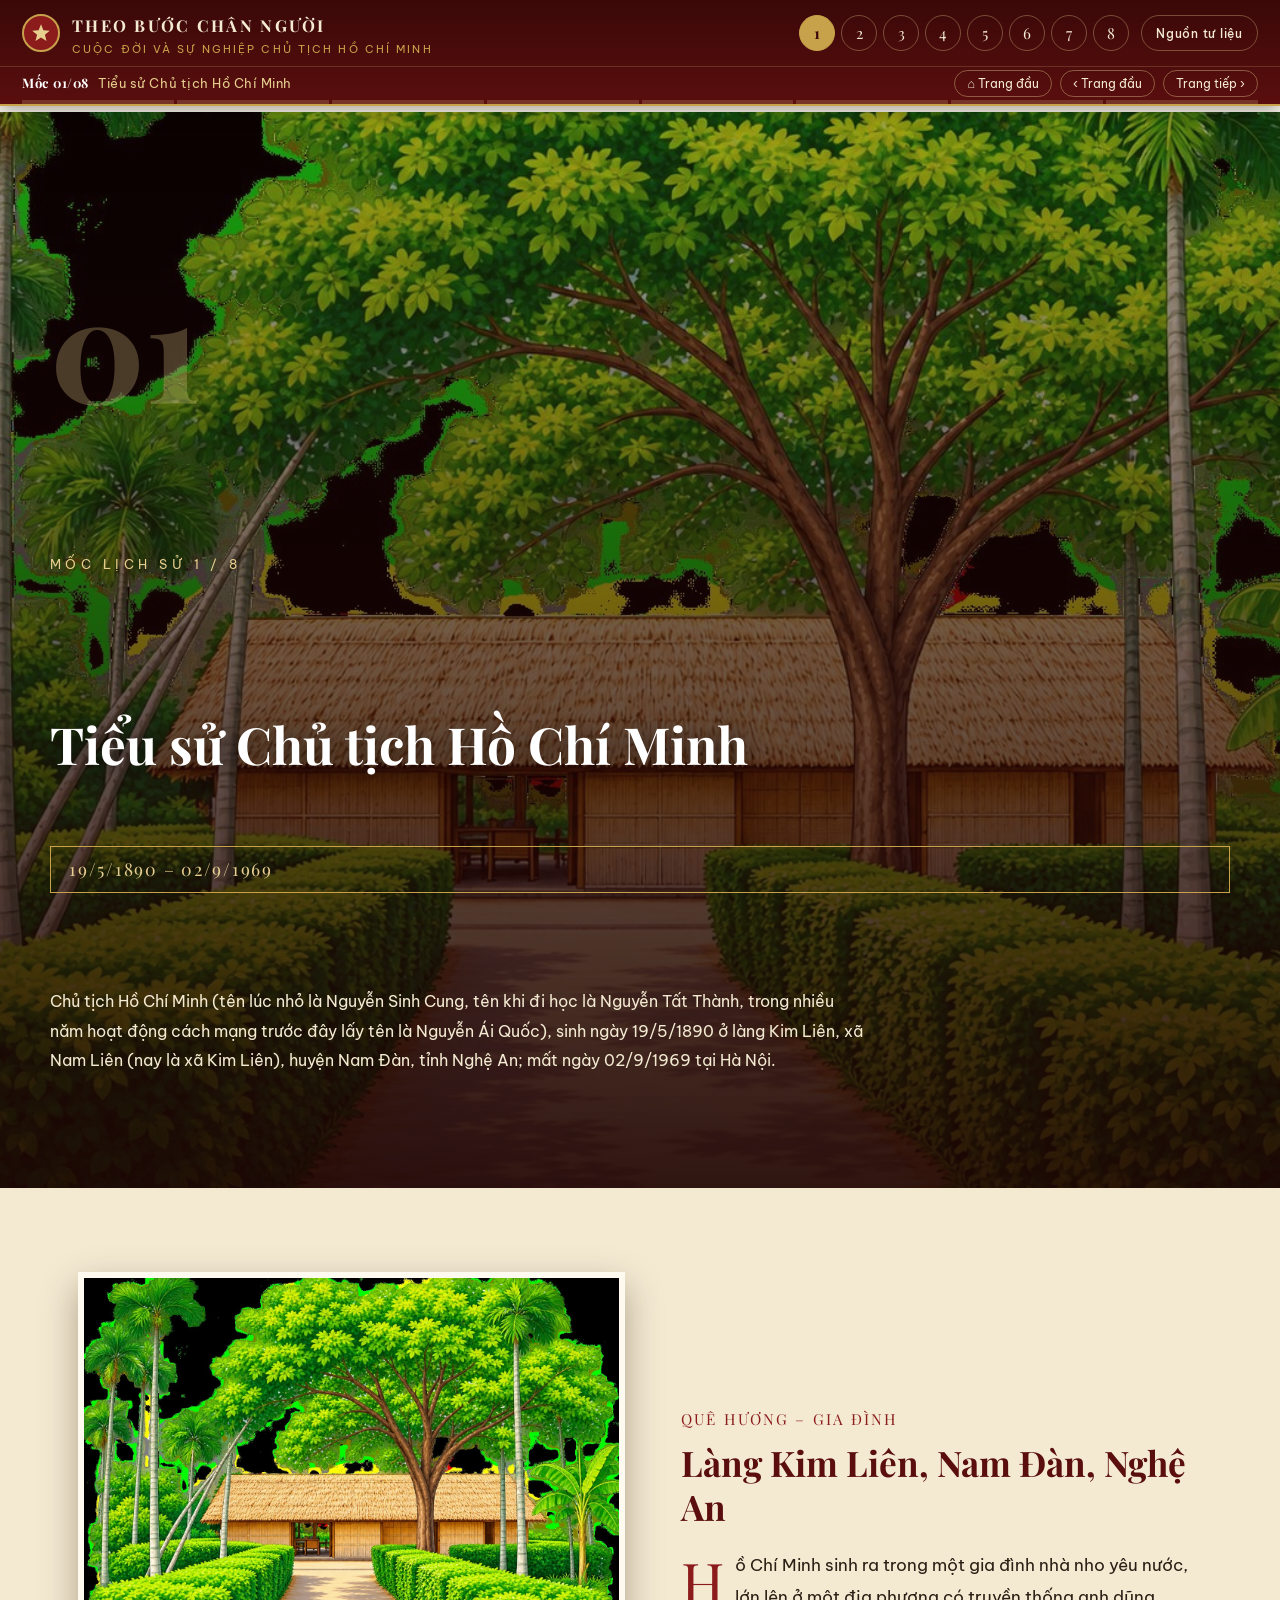
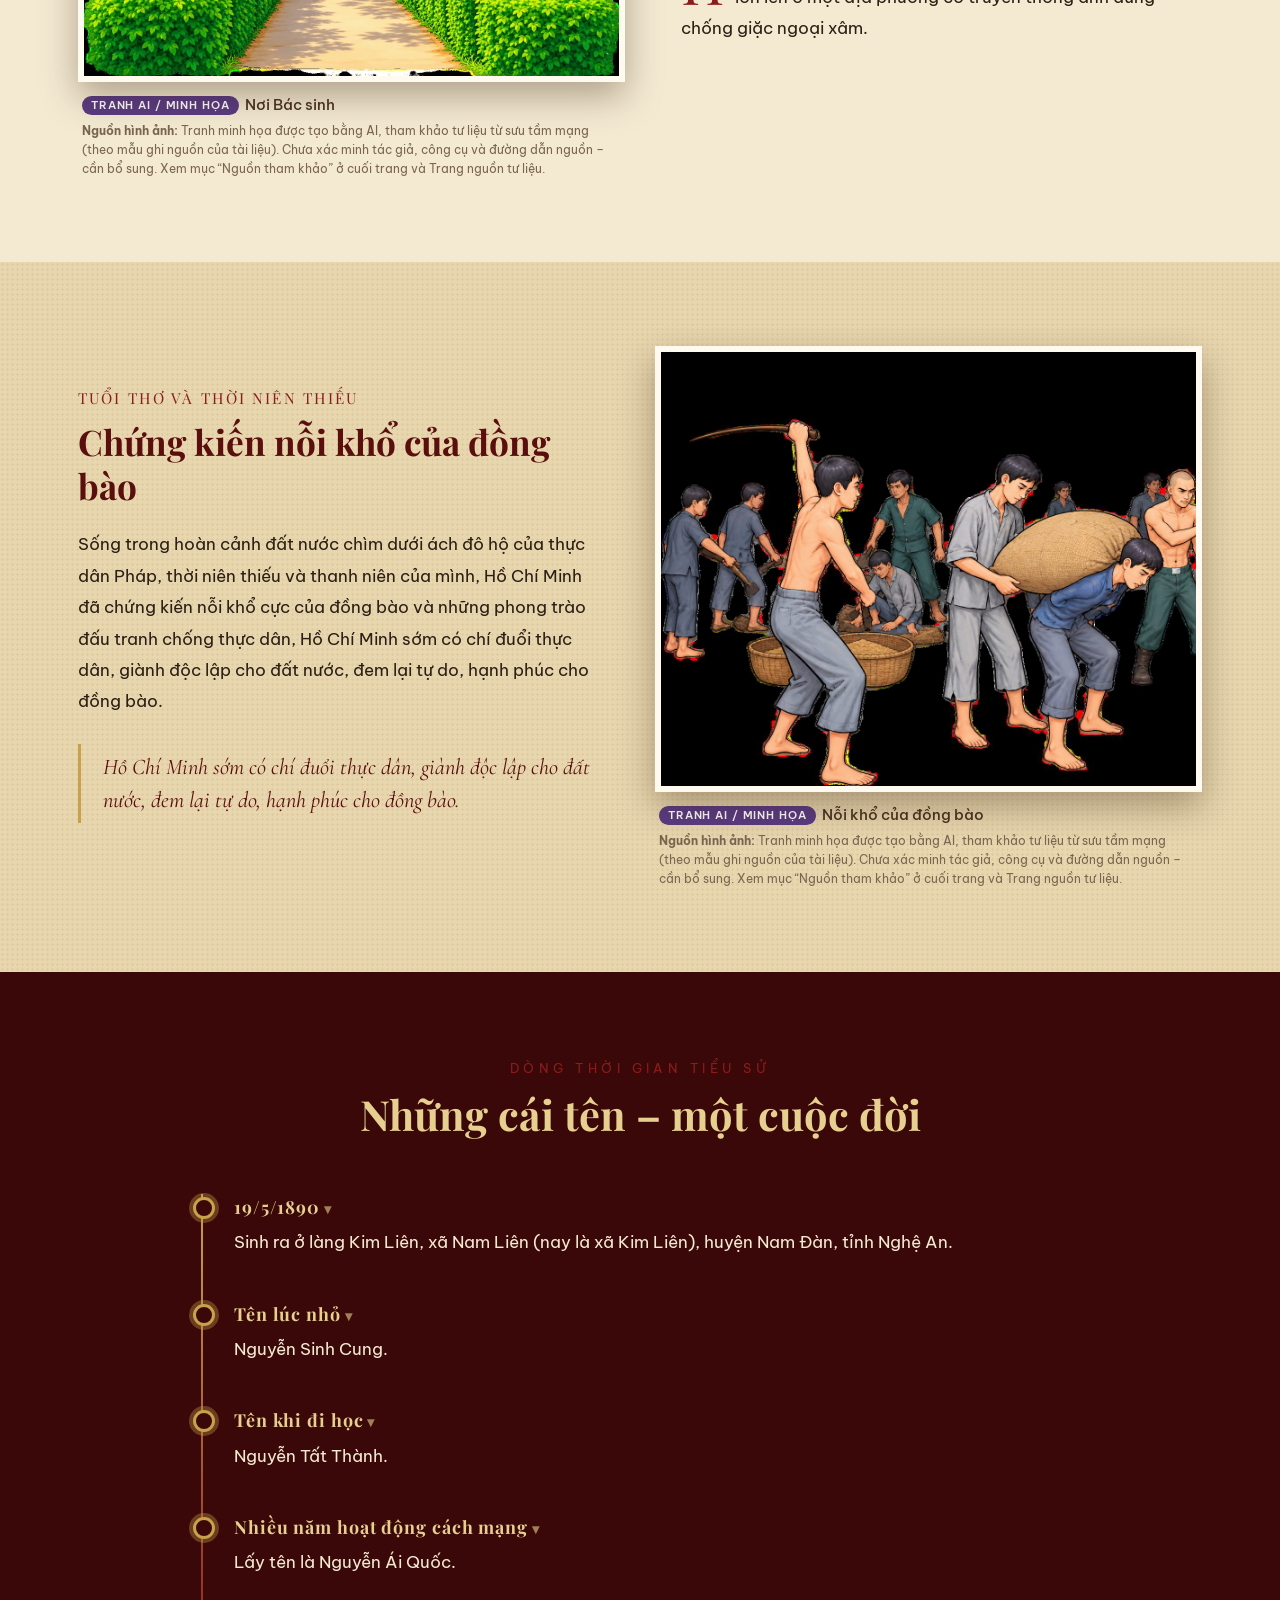
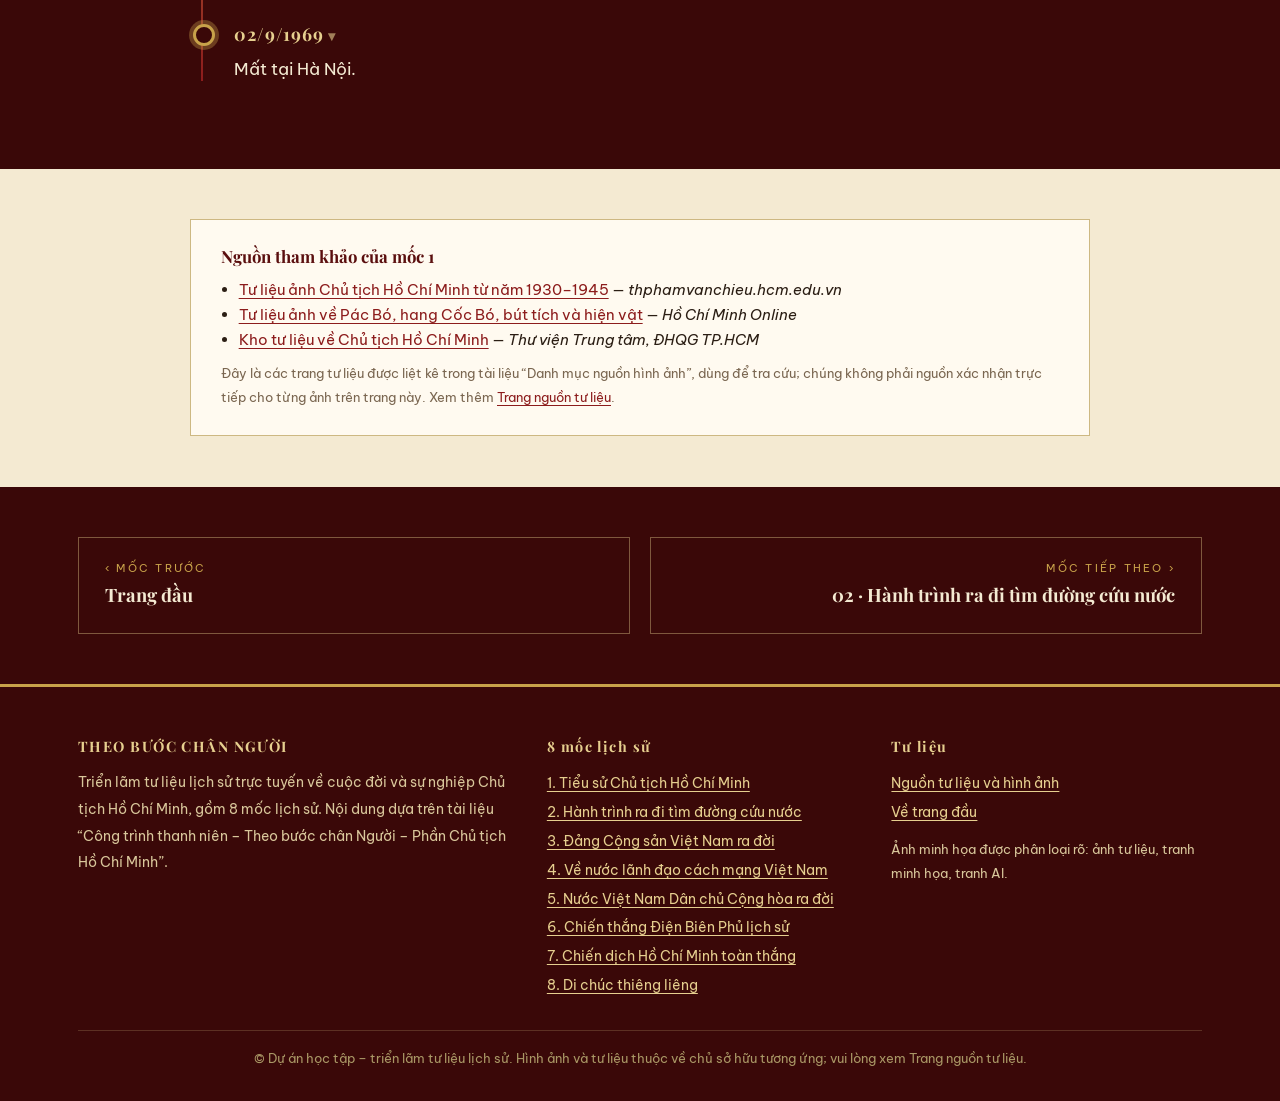
<file: pages/tieusu.html>
<!DOCTYPE html>
<html lang="vi">
  <head>
    <meta charset="utf-8">
    <meta name="viewport" content="width=device-width,initial-scale=1">
    <title>Tiểu sử Chủ tịch Hồ Chí Minh | THEO BƯỚC CHÂN NGƯỜI</title>
    <meta name="description" content="Tiểu sử Chủ tịch Hồ Chí Minh">
    <link rel="preconnect" href="https://fonts.googleapis.com">
    <link rel="preconnect" href="https://fonts.gstatic.com" crossorigin>
    <link rel="stylesheet" href="../css/style.css">
    <link rel="stylesheet" href="../css/responsive.css">
  </head>
  <body class="p1">
    <div class="loader" aria-hidden="true"><svg viewBox="0 0 24 24" aria-hidden="true"><path d="M12 1.5l2.9 7.2 7.6.5-5.8 4.9 1.9 7.5L12 17.4 5.4 21.6l1.9-7.5L1.5 9.2l7.6-.5z"/></svg></div>
    <div class="site-header">
      <div class="hd-top">
        <a class="brand" href="../index.html"><span class="emblem"><svg viewBox="0 0 24 24" aria-hidden="true"><path d="M12 1.5l2.9 7.2 7.6.5-5.8 4.9 1.9 7.5L12 17.4 5.4 21.6l1.9-7.5L1.5 9.2l7.6-.5z"/></svg></span><span><b>THEO BƯỚC CHÂN NGƯỜI</b><small>Cuộc đời và sự nghiệp Chủ tịch Hồ Chí Minh</small></span></a>
        <button class="burger" aria-label="Mở menu" aria-expanded="false">☰</button>
        <ul class="menu">
          <li><a href="tieusu.html" data-n="1" class="active" aria-current="page"><span class="num">1</span><span class="tip">Tiểu sử Chủ tịch Hồ Chí Minh</span></a></li>
          <li><a href="tim-duong-cuu-nuoc.html" data-n="2" class=""><span class="num">2</span><span class="tip">Hành trình ra đi tìm đường cứu nước</span></a></li>
          <li><a href="dang-cong-san.html" data-n="3" class=""><span class="num">3</span><span class="tip">Đảng Cộng sản Việt Nam ra đời</span></a></li>
          <li><a href="ve-nuoc.html" data-n="4" class=""><span class="num">4</span><span class="tip">Về nước lãnh đạo cách mạng Việt Nam</span></a></li>
          <li><a href="doc-lap.html" data-n="5" class=""><span class="num">5</span><span class="tip">Nước Việt Nam Dân chủ Cộng hòa ra đời</span></a></li>
          <li><a href="dien-bien-phu.html" data-n="6" class=""><span class="num">6</span><span class="tip">Chiến thắng Điện Biên Phủ lịch sử</span></a></li>
          <li><a href="chien-dich-ho-chi-minh.html" data-n="7" class=""><span class="num">7</span><span class="tip">Chiến dịch Hồ Chí Minh toàn thắng</span></a></li>
          <li><a href="di-chuc.html" data-n="8" class=""><span class="num">8</span><span class="tip">Di chúc thiêng liêng</span></a></li>
          <li class="src"><a href="nguon-tu-lieu.html" data-n="★" class=""><span class="num">Nguồn tư liệu</span><span class="tip">Nguồn tư liệu và hình ảnh tham khảo</span></a></li>
        </ul>
      </div>
      <div class="hd-sub">
        <div class="now"><b>Mốc 01/08</b> Tiểu sử Chủ tịch Hồ Chí Minh</div>
        <div class="pn"><a href="../index.html" title="Về trang đầu">⌂<span> Trang đầu</span></a><a href="../index.html" class="" title="Trang đầu">‹<span> Trang đầu</span></a><a href="tim-duong-cuu-nuoc.html" class="" title="Trang tiếp theo"><span>Trang tiếp </span>›</a></div>
      </div>
      <div class="journey" aria-label="Hành trình 8 mốc"><i class="cur"></i><i class=""></i><i class=""></i><i class=""></i><i class=""></i><i class=""></i><i class=""></i><i class=""></i></div>
      <div class="scrollbar"></div>
    </div>
    <main>
      <header class="hero">
        <div class="hero-bg" style="background-image:url('../images/page-1/img01.jpg')"></div>
        <div class="hero-shade"></div>
        <div class="wrap in">
          <div class="num rv rv-up">01</div>
          <div class="kicker rv rv-up" style="--d:.15s">Mốc lịch sử 1 / 8</div>
          <h1 class="rv rv-up" style="--d:.3s">Tiểu sử Chủ tịch Hồ Chí Minh</h1>
          <span class="date rv rv-up" style="--d:.45s">19/5/1890 – 02/9/1969</span>
          <p class="lead sm rv rv-up" style="--d:.6s">Chủ tịch Hồ Chí Minh (tên lúc nhỏ là Nguyễn Sinh Cung, tên khi đi học là Nguyễn Tất Thành, trong nhiều năm hoạt động cách mạng trước đây lấy tên là Nguyễn Ái Quốc), sinh ngày 19/5/1890 ở làng Kim Liên, xã Nam Liên (nay là xã Kim Liên), huyện Nam Đàn, tỉnh Nghệ An; mất ngày 02/9/1969 tại Hà Nội.</p>
        </div>
      </header>
      <section class="blk cream">
        <div class="wrap split">
          <div class="media ">
            <div class="rv rv-l " style="--d:0s">
              <figure class="fig ">
                <button
                  class="zoom"
                  type="button"
                  data-lb="../images/page-1/img01.jpg"
                  data-alt="Nơi Bác sinh"
                  data-cap="Nơi Bác sinh"
                  data-src="Tranh AI / minh họa · Tranh minh họa được tạo bằng AI, tham khảo tư liệu từ sưu tầm mạng (theo mẫu ghi nguồn của tài liệu). Chưa xác minh tác giả, công cụ và đường dẫn nguồn – cần bổ sung."
                  aria-label="Xem ảnh lớn: Nơi Bác sinh">
                  <img src="../images/page-1/img01.jpg" alt="Nơi Bác sinh" loading="lazy" decoding="async">
                </button>
                <figcaption><span class="cap"><span class="badge b-ai">Tranh AI / minh họa</span>Nơi Bác sinh</span><span class="src"><b>Nguồn hình ảnh:</b> Tranh minh họa được tạo bằng AI, tham khảo tư liệu từ sưu tầm mạng (theo mẫu ghi nguồn của tài liệu). Chưa xác minh tác giả, công cụ và đường dẫn nguồn – cần bổ sung. Xem mục “Nguồn tham khảo” ở cuối trang và Trang nguồn tư liệu.</span></figcaption>
              </figure>
            </div>
          </div>
          <div class="text">
            <div class="rv rv-r " style="--d:0.25s">
              <span class="dl">Quê hương – gia đình</span>
              <h2>Làng Kim Liên, Nam Đàn, Nghệ An</h2>
              <p class="dropcap">Hồ Chí Minh sinh ra trong một gia đình nhà nho yêu nước, lớn lên ở một địa phương có truyền thống anh dũng chống giặc ngoại xâm.</p>
            </div>
          </div>
        </div>
      </section>
      <section class="blk paper">
        <div class="wrap split rev">
          <div class="media ">
            <div class="rv rv-r " style="--d:0s">
              <figure class="fig ">
                <button
                  class="zoom"
                  type="button"
                  data-lb="../images/page-1/img02.jpg"
                  data-alt="Nỗi khổ của đồng bào"
                  data-cap="Nỗi khổ của đồng bào"
                  data-src="Tranh AI / minh họa · Tranh minh họa được tạo bằng AI, tham khảo tư liệu từ sưu tầm mạng (theo mẫu ghi nguồn của tài liệu). Chưa xác minh tác giả, công cụ và đường dẫn nguồn – cần bổ sung."
                  aria-label="Xem ảnh lớn: Nỗi khổ của đồng bào">
                  <img src="../images/page-1/img02.jpg" alt="Nỗi khổ của đồng bào" loading="lazy" decoding="async">
                </button>
                <figcaption><span class="cap"><span class="badge b-ai">Tranh AI / minh họa</span>Nỗi khổ của đồng bào</span><span class="src"><b>Nguồn hình ảnh:</b> Tranh minh họa được tạo bằng AI, tham khảo tư liệu từ sưu tầm mạng (theo mẫu ghi nguồn của tài liệu). Chưa xác minh tác giả, công cụ và đường dẫn nguồn – cần bổ sung. Xem mục “Nguồn tham khảo” ở cuối trang và Trang nguồn tư liệu.</span></figcaption>
              </figure>
            </div>
          </div>
          <div class="text">
            <div class="rv rv-l " style="--d:0.25s">
              <span class="dl">Tuổi thơ và thời niên thiếu</span>
              <h2>Chứng kiến nỗi khổ của đồng bào</h2>
              <p>Sống trong hoàn cảnh đất nước chìm dưới ách đô hộ của thực dân Pháp, thời niên thiếu và thanh niên của mình, Hồ Chí Minh đã chứng kiến nỗi khổ cực của đồng bào và những phong trào đấu tranh chống thực dân, Hồ Chí Minh sớm có chí đuổi thực dân, giành độc lập cho đất nước, đem lại tự do, hạnh phúc cho đồng bào.</p>
              <div class="pull">Hồ Chí Minh sớm có chí đuổi thực dân, giành độc lập cho đất nước, đem lại tự do, hạnh phúc cho đồng bào.</div>
            </div>
          </div>
        </div>
      </section>
      <section class="blk dark">
        <div class="wrap">
          <div class="sec-title rv rv-up">
            <div class="kicker">Dòng thời gian tiểu sử</div>
            <h2>Những cái tên – một cuộc đời</h2>
          </div>
          <div class="timeline">
            <div class="tl-item pick" style="transition-delay:0.00s">
              <div class="d">19/5/1890</div>
              <p>Sinh ra ở làng Kim Liên, xã Nam Liên (nay là xã Kim Liên), huyện Nam Đàn, tỉnh Nghệ An.</p>
            </div>
            <div class="tl-item pick" style="transition-delay:0.08s">
              <div class="d">Tên lúc nhỏ</div>
              <p>Nguyễn Sinh Cung.</p>
            </div>
            <div class="tl-item pick" style="transition-delay:0.16s">
              <div class="d">Tên khi đi học</div>
              <p>Nguyễn Tất Thành.</p>
            </div>
            <div class="tl-item pick" style="transition-delay:0.24s">
              <div class="d">Nhiều năm hoạt động cách mạng</div>
              <p>Lấy tên là Nguyễn Ái Quốc.</p>
            </div>
            <div class="tl-item pick" style="transition-delay:0.32s">
              <div class="d">02/9/1969</div>
              <p>Mất tại Hà Nội.</p>
            </div>
          </div>
        </div>
      </section>
      <section class="blk cream" style="padding:50px 0">
        <div class="wrap">
          <div class="srcbox rv rv-up">
            <h3>Nguồn tham khảo của mốc 1</h3>
            <ul>
              <li><a href="https://thphamvanchieu.hcm.edu.vn/tu-lieu-anh/tu-lieu-anh-chu-tich-ho-chi-minh-tu-nam-1930-1945/ctmb/139856/1254380" target="_blank" rel="noopener">Tư liệu ảnh Chủ tịch Hồ Chí Minh từ năm 1930–1945</a> — <em>thphamvanchieu.hcm.edu.vn</em></li>
              <li><a href="https://hochiminh.online/tu-lieu-anh-chu-tich-ho-chi-minh-tu-nam-1930-1945/" target="_blank" rel="noopener">Tư liệu ảnh về Pác Bó, hang Cốc Bó, bút tích và hiện vật</a> — <em>Hồ Chí Minh Online</em></li>
              <li><a href="https://tulieuhochiminh.vnulib.edu.vn/" target="_blank" rel="noopener">Kho tư liệu về Chủ tịch Hồ Chí Minh</a> — <em>Thư viện Trung tâm, ĐHQG TP.HCM</em></li>
            </ul>
            <p class="m">Đây là các trang tư liệu được liệt kê trong tài liệu “Danh mục nguồn hình ảnh”, dùng để tra cứu; chúng không phải nguồn xác nhận trực tiếp cho từng ảnh trên trang này. Xem thêm <a href="nguon-tu-lieu.html">Trang nguồn tư liệu</a>.</p>
          </div>
        </div>
      </section>
      <nav class="nextnav">
        <div class="wrap" style="display:flex;gap:20px;width:100%;max-width:var(--wrap)" class="x"><a href="../index.html"><small>‹ Mốc trước</small><b>Trang đầu</b></a><a class="nx" href="tim-duong-cuu-nuoc.html"><small>Mốc tiếp theo ›</small><b>02 · Hành trình ra đi tìm đường cứu nước</b></a></div>
      </nav>
    </main>
    <footer class="site-footer">
      <div class="wrap">
        <div class="cols">
          <div>
            <h4>THEO BƯỚC CHÂN NGƯỜI</h4>
            <p>Triển lãm tư liệu lịch sử trực tuyến về cuộc đời và sự nghiệp Chủ tịch Hồ Chí Minh, gồm 8 mốc lịch sử. Nội dung dựa trên tài liệu “Công trình thanh niên – Theo bước chân Người – Phần Chủ tịch Hồ Chí Minh”.</p>
          </div>
          <div>
            <h4>8 mốc lịch sử</h4>
            <ul>
              <li><a href="tieusu.html">1. Tiểu sử Chủ tịch Hồ Chí Minh</a></li>
              <li><a href="tim-duong-cuu-nuoc.html">2. Hành trình ra đi tìm đường cứu nước</a></li>
              <li><a href="dang-cong-san.html">3. Đảng Cộng sản Việt Nam ra đời</a></li>
              <li><a href="ve-nuoc.html">4. Về nước lãnh đạo cách mạng Việt Nam</a></li>
              <li><a href="doc-lap.html">5. Nước Việt Nam Dân chủ Cộng hòa ra đời</a></li>
              <li><a href="dien-bien-phu.html">6. Chiến thắng Điện Biên Phủ lịch sử</a></li>
              <li><a href="chien-dich-ho-chi-minh.html">7. Chiến dịch Hồ Chí Minh toàn thắng</a></li>
              <li><a href="di-chuc.html">8. Di chúc thiêng liêng</a></li>
            </ul>
          </div>
          <div>
            <h4>Tư liệu</h4>
            <ul>
              <li><a href="nguon-tu-lieu.html">Nguồn tư liệu và hình ảnh</a></li>
              <li><a href="../index.html">Về trang đầu</a></li>
            </ul>
            <p style="margin-top:10px;font-size:.82rem">Ảnh minh họa được phân loại rõ: ảnh tư liệu, tranh minh họa, tranh AI.</p>
          </div>
        </div>
        <div class="cp">© Dự án học tập – triển lãm tư liệu lịch sử. Hình ảnh và tư liệu thuộc về chủ sở hữu tương ứng; vui lòng xem Trang nguồn tư liệu.</div>
      </div>
    </footer>
    <button class="totop" aria-label="Lên đầu trang">↑</button>
    <script src="../js/main.js" defer></script>
    <script src="../js/animation.js" defer></script>
  </body>
</html>
</file>
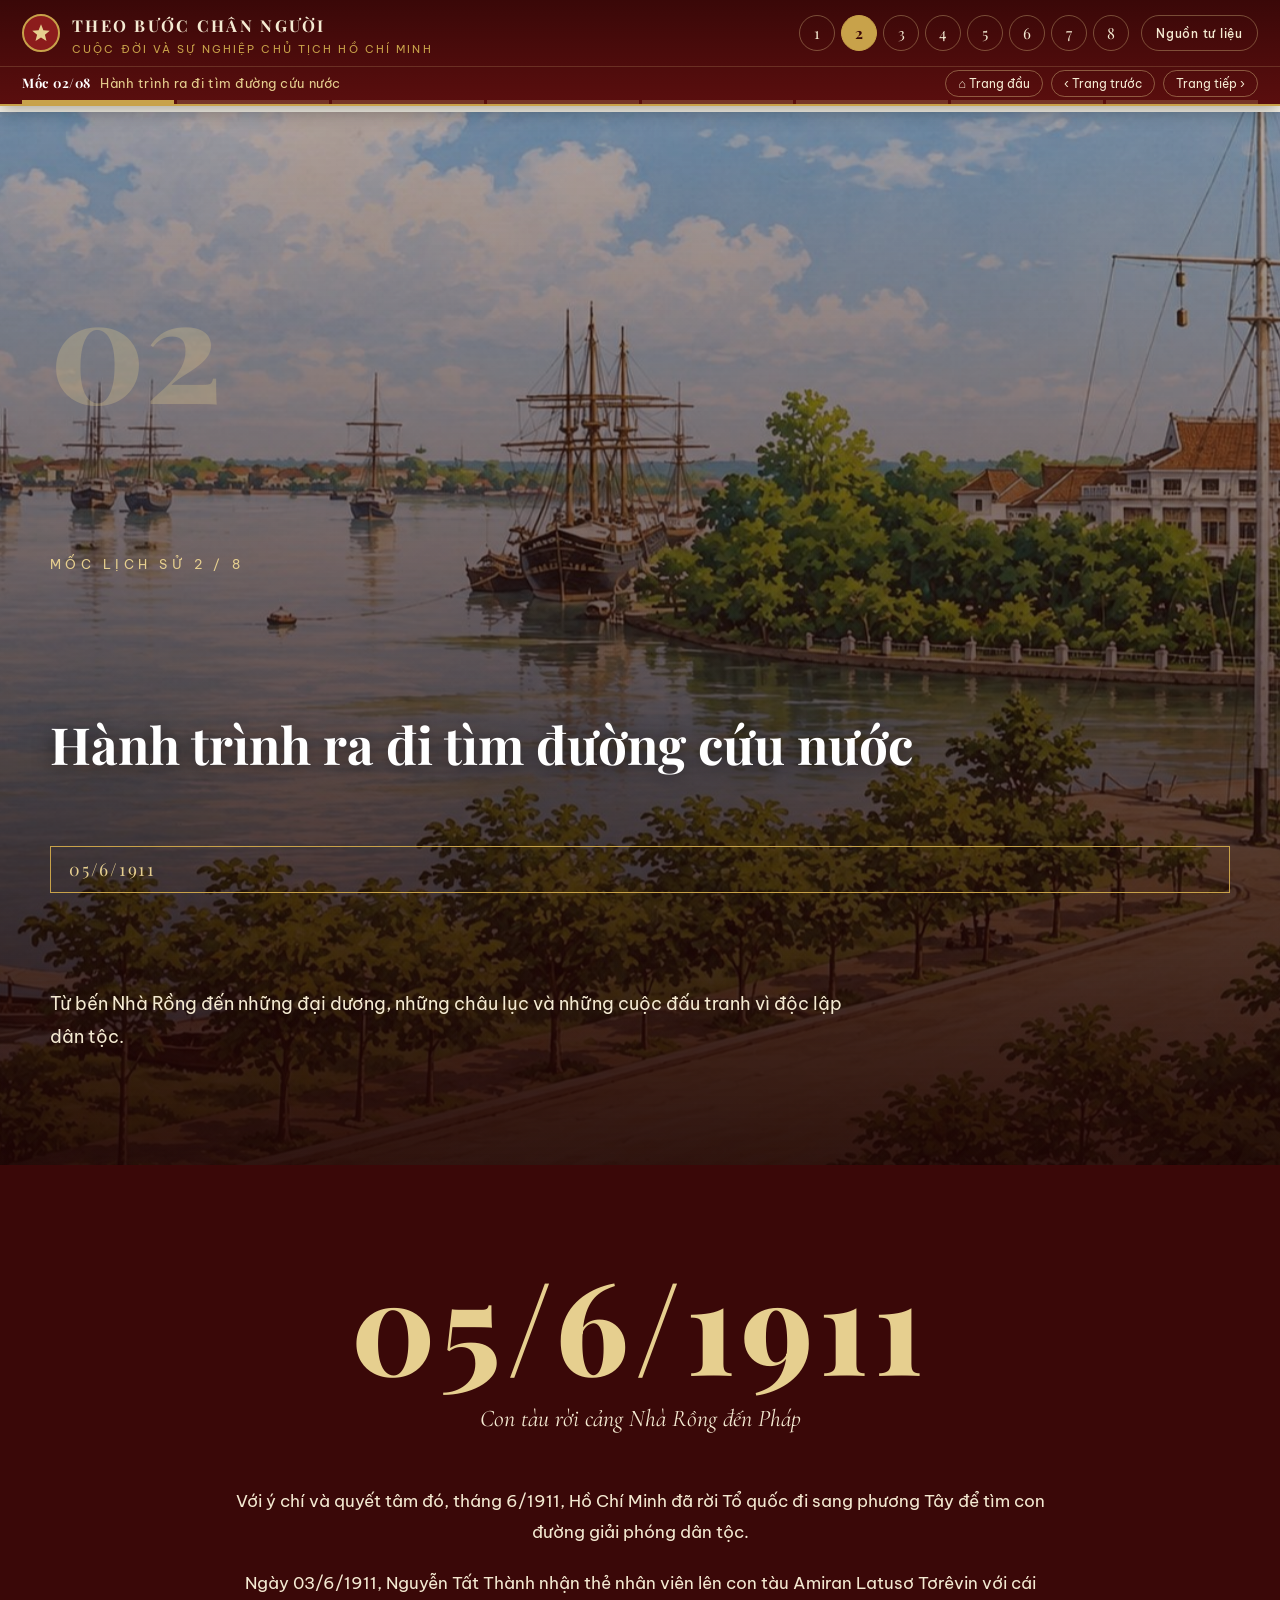
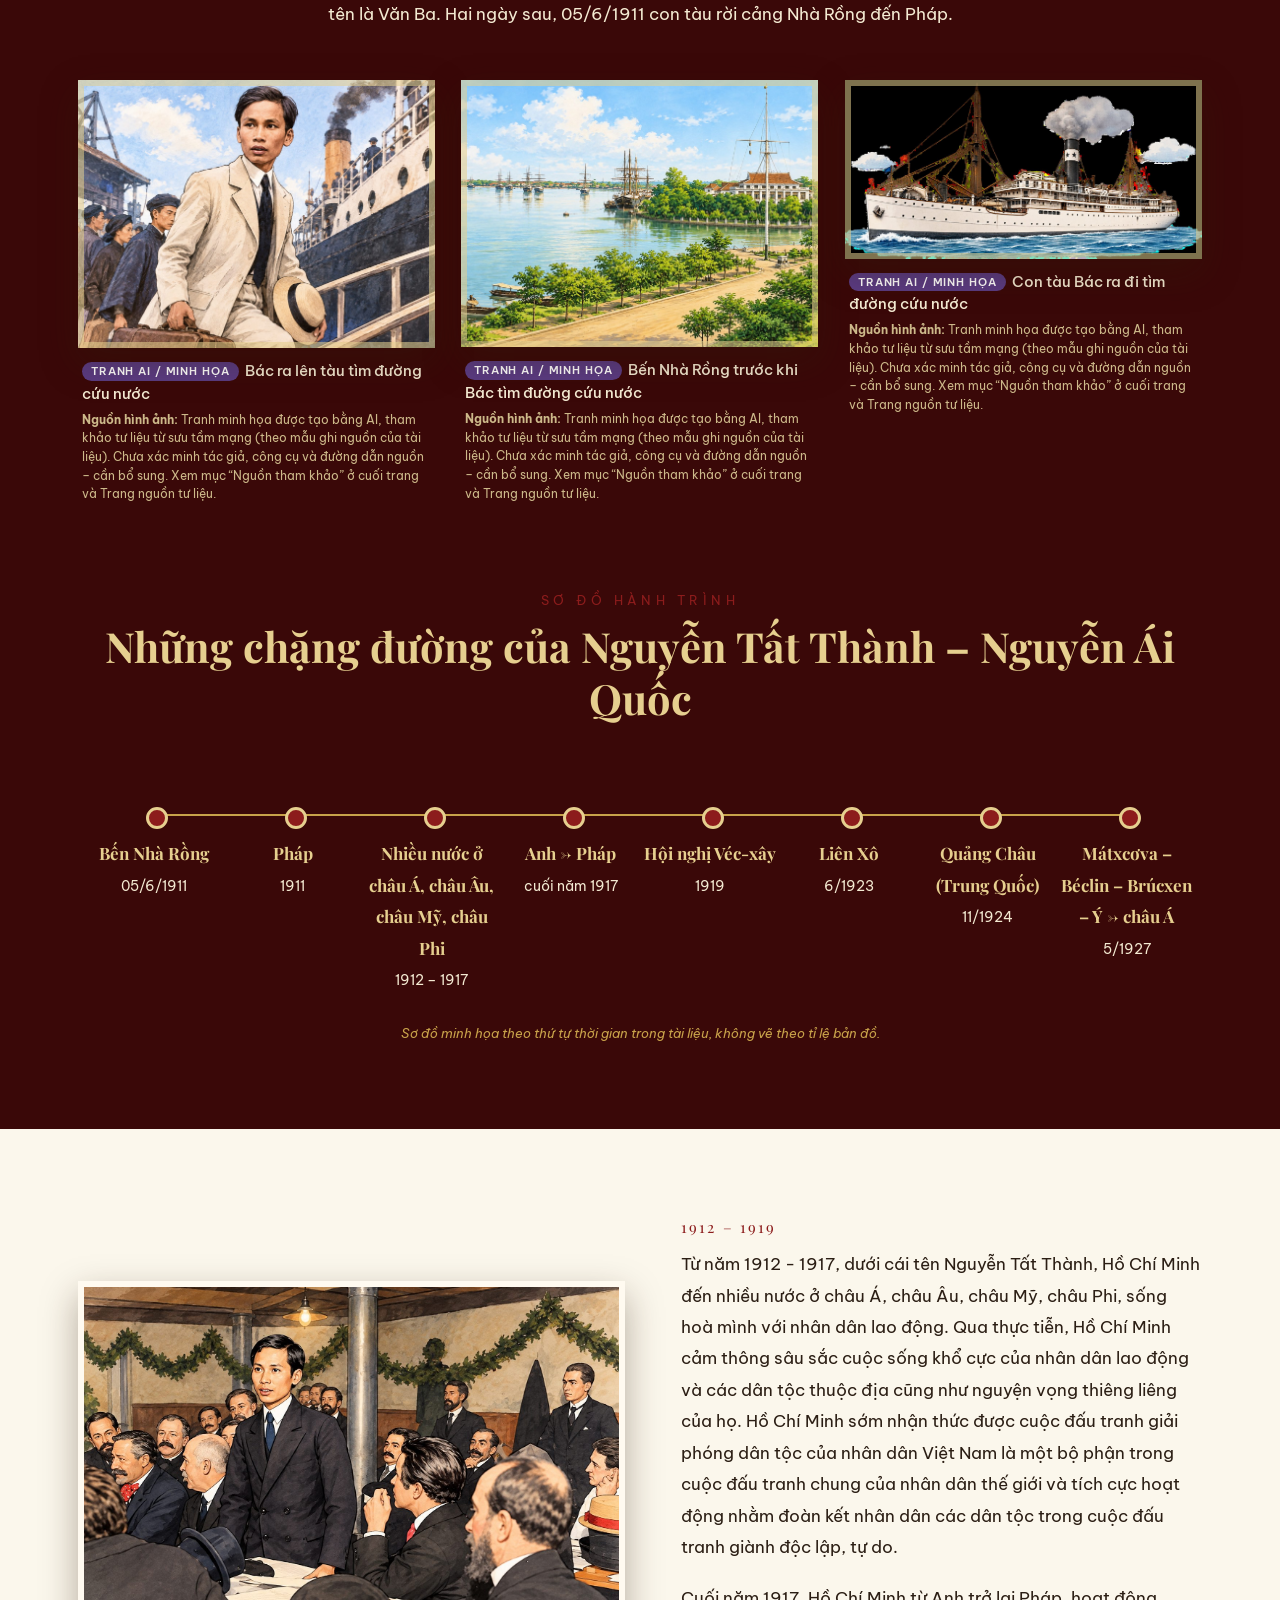
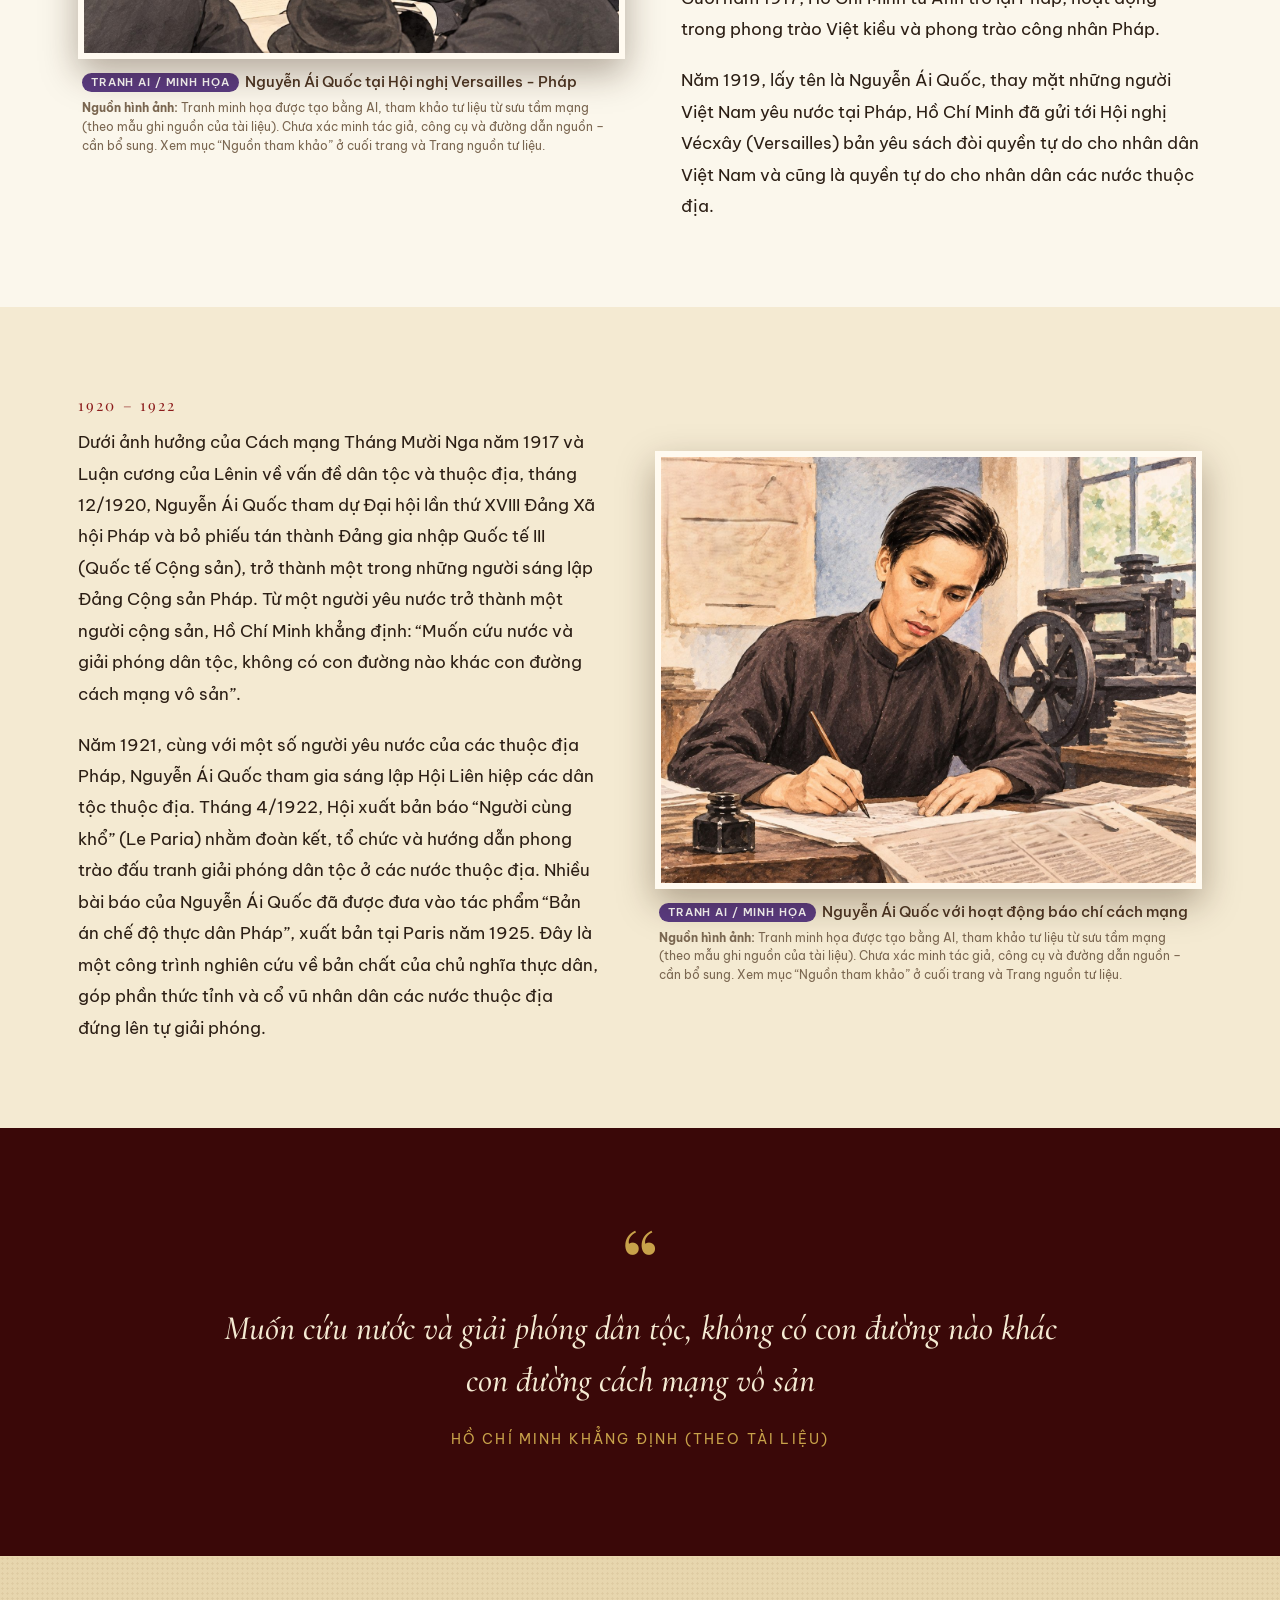
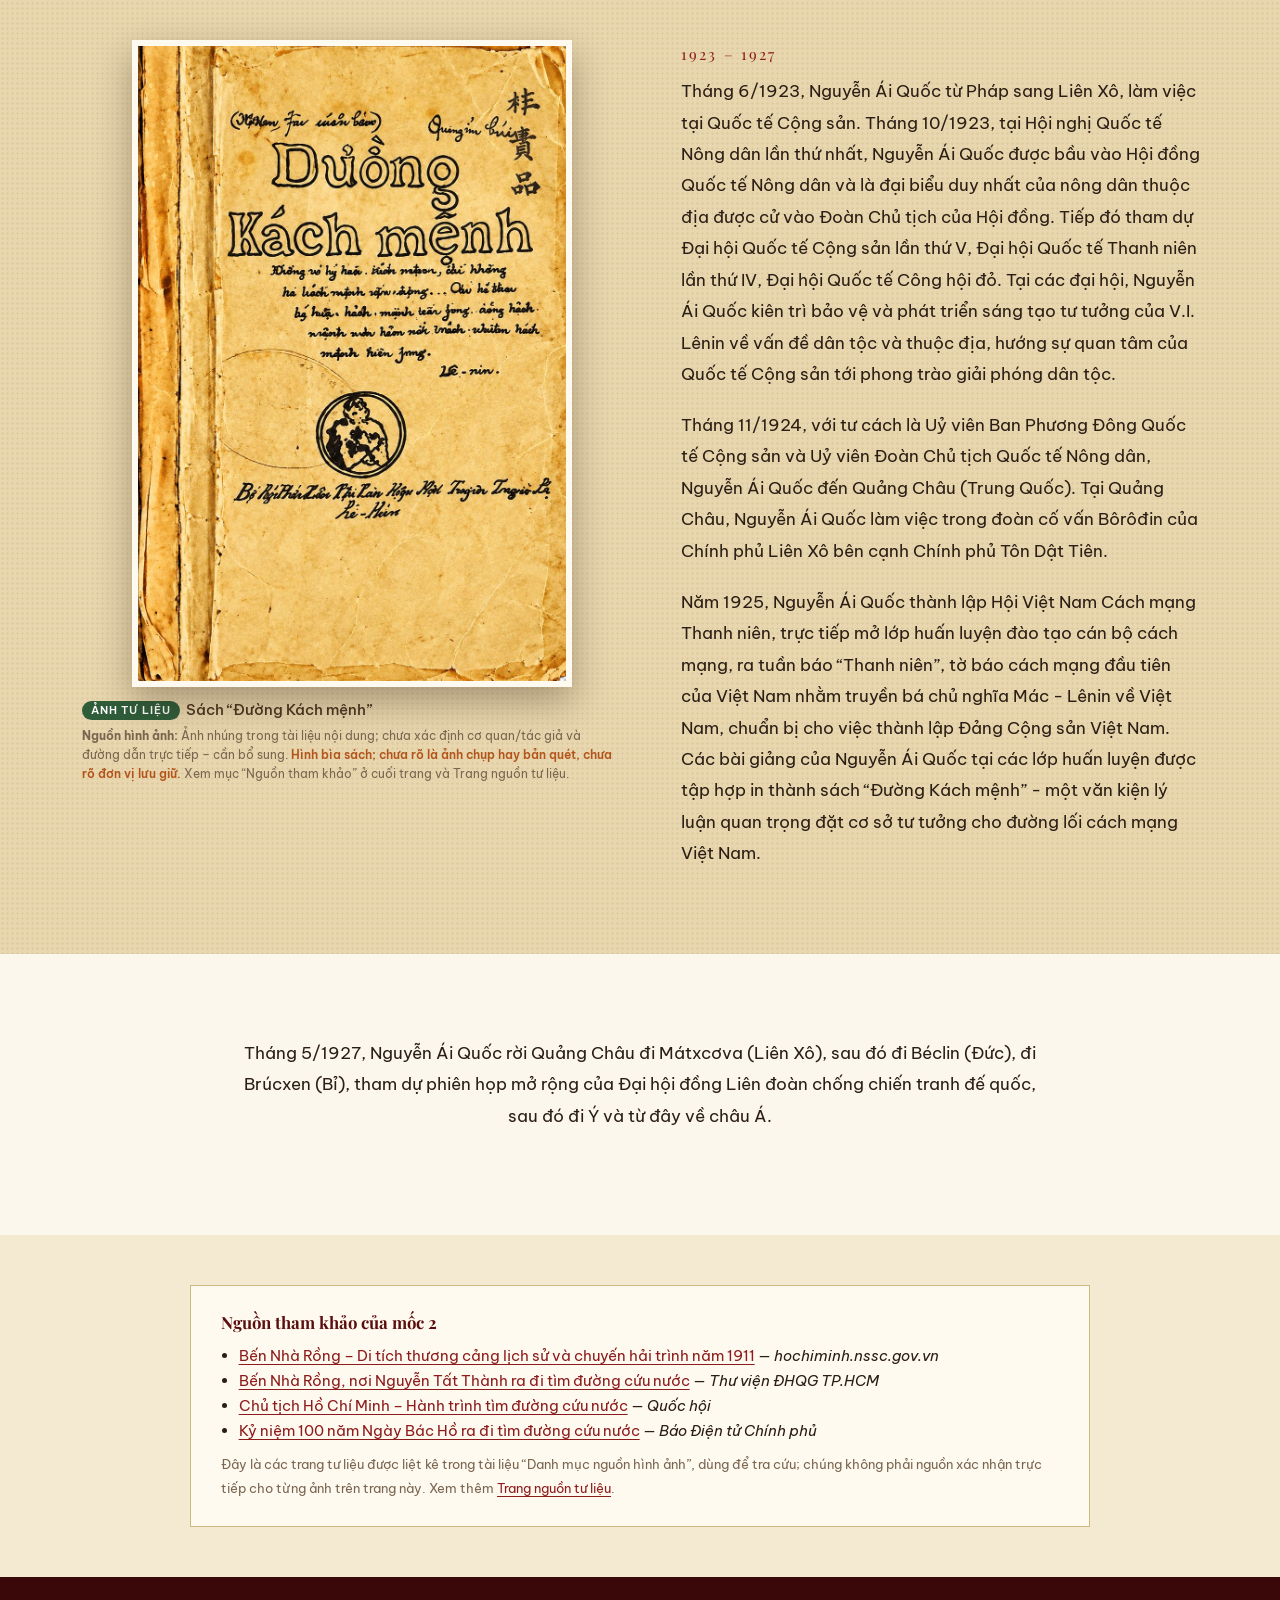
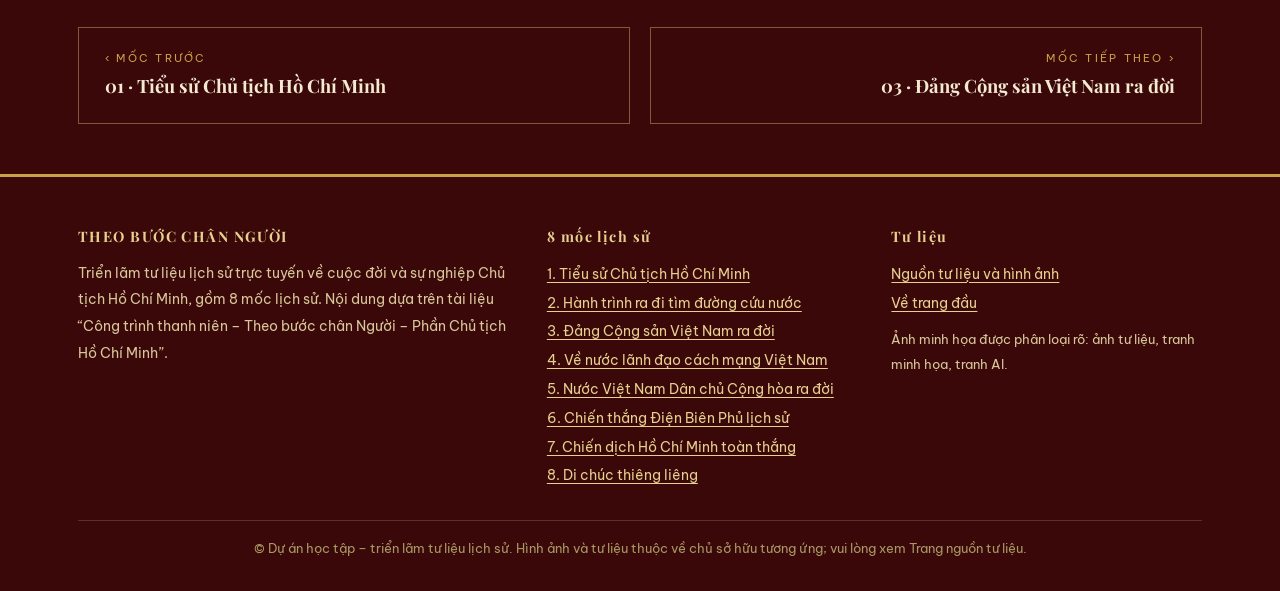
<file: pages/tim-duong-cuu-nuoc.html>
<!DOCTYPE html>
<html lang="vi">
  <head>
    <meta charset="utf-8">
    <meta name="viewport" content="width=device-width,initial-scale=1">
    <title>Hành trình ra đi tìm đường cứu nước | THEO BƯỚC CHÂN NGƯỜI</title>
    <meta name="description" content="Hành trình ra đi tìm đường cứu nước">
    <link rel="preconnect" href="https://fonts.googleapis.com">
    <link rel="preconnect" href="https://fonts.gstatic.com" crossorigin>
    <link rel="stylesheet" href="../css/style.css">
    <link rel="stylesheet" href="../css/responsive.css">
  </head>
  <body class="p2">
    <div class="loader" aria-hidden="true"><svg viewBox="0 0 24 24" aria-hidden="true"><path d="M12 1.5l2.9 7.2 7.6.5-5.8 4.9 1.9 7.5L12 17.4 5.4 21.6l1.9-7.5L1.5 9.2l7.6-.5z"/></svg></div>
    <div class="site-header">
      <div class="hd-top">
        <a class="brand" href="../index.html"><span class="emblem"><svg viewBox="0 0 24 24" aria-hidden="true"><path d="M12 1.5l2.9 7.2 7.6.5-5.8 4.9 1.9 7.5L12 17.4 5.4 21.6l1.9-7.5L1.5 9.2l7.6-.5z"/></svg></span><span><b>THEO BƯỚC CHÂN NGƯỜI</b><small>Cuộc đời và sự nghiệp Chủ tịch Hồ Chí Minh</small></span></a>
        <button class="burger" aria-label="Mở menu" aria-expanded="false">☰</button>
        <ul class="menu">
          <li><a href="tieusu.html" data-n="1" class=""><span class="num">1</span><span class="tip">Tiểu sử Chủ tịch Hồ Chí Minh</span></a></li>
          <li><a href="tim-duong-cuu-nuoc.html" data-n="2" class="active" aria-current="page"><span class="num">2</span><span class="tip">Hành trình ra đi tìm đường cứu nước</span></a></li>
          <li><a href="dang-cong-san.html" data-n="3" class=""><span class="num">3</span><span class="tip">Đảng Cộng sản Việt Nam ra đời</span></a></li>
          <li><a href="ve-nuoc.html" data-n="4" class=""><span class="num">4</span><span class="tip">Về nước lãnh đạo cách mạng Việt Nam</span></a></li>
          <li><a href="doc-lap.html" data-n="5" class=""><span class="num">5</span><span class="tip">Nước Việt Nam Dân chủ Cộng hòa ra đời</span></a></li>
          <li><a href="dien-bien-phu.html" data-n="6" class=""><span class="num">6</span><span class="tip">Chiến thắng Điện Biên Phủ lịch sử</span></a></li>
          <li><a href="chien-dich-ho-chi-minh.html" data-n="7" class=""><span class="num">7</span><span class="tip">Chiến dịch Hồ Chí Minh toàn thắng</span></a></li>
          <li><a href="di-chuc.html" data-n="8" class=""><span class="num">8</span><span class="tip">Di chúc thiêng liêng</span></a></li>
          <li class="src"><a href="nguon-tu-lieu.html" data-n="★" class=""><span class="num">Nguồn tư liệu</span><span class="tip">Nguồn tư liệu và hình ảnh tham khảo</span></a></li>
        </ul>
      </div>
      <div class="hd-sub">
        <div class="now"><b>Mốc 02/08</b> Hành trình ra đi tìm đường cứu nước</div>
        <div class="pn"><a href="../index.html" title="Về trang đầu">⌂<span> Trang đầu</span></a><a href="tieusu.html" class="" title="Trang trước">‹<span> Trang trước</span></a><a href="dang-cong-san.html" class="" title="Trang tiếp theo"><span>Trang tiếp </span>›</a></div>
      </div>
      <div class="journey" aria-label="Hành trình 8 mốc"><i class="done"></i><i class="cur"></i><i class=""></i><i class=""></i><i class=""></i><i class=""></i><i class=""></i><i class=""></i></div>
      <div class="scrollbar"></div>
    </div>
    <main>
      <header class="hero">
        <div class="hero-bg" style="background-image:url('../images/page-2/img04.jpg')"></div>
        <div class="hero-shade"></div>
        <div class="wrap in">
          <div class="num rv rv-up">02</div>
          <div class="kicker rv rv-up" style="--d:.15s">Mốc lịch sử 2 / 8</div>
          <h1 class="rv rv-up" style="--d:.3s">Hành trình ra đi tìm đường cứu nước</h1>
          <span class="date rv rv-up" style="--d:.45s">05/6/1911</span>
          <p class="lead rv rv-up" style="--d:.6s">Từ bến Nhà Rồng đến những đại dương, những châu lục và những cuộc đấu tranh vì độc lập dân tộc.</p>
        </div>
      </header>
      <section class="blk dark">
        <div class="wrap">
          <div class="bigdate rv rv-up">
            <div class="d1">05/6/1911</div>
            <div class="d2">Con tàu rời cảng Nhà Rồng đến Pháp</div>
          </div>
          <div class="center rv rv-up" style="margin-top:34px">
            <p>Với ý chí và quyết tâm đó, tháng 6/1911, Hồ Chí Minh đã rời Tổ quốc đi sang phương Tây để tìm con đường giải phóng dân tộc.</p>
            <p>Ngày 03/6/1911, Nguyễn Tất Thành nhận thẻ nhân viên lên con tàu Amiran Latusơ Tơrêvin với cái tên là Văn Ba. Hai ngày sau, 05/6/1911 con tàu rời cảng Nhà Rồng đến Pháp.</p>
          </div>
          <div class="trio">
            <div class="rv rv-l " style="--d:0s">
              <figure class="fig ">
                <button
                  class="zoom"
                  type="button"
                  data-lb="../images/page-2/img03.jpg"
                  data-alt="Bác ra lên tàu tìm đường cứu nước"
                  data-cap="Bác ra lên tàu tìm đường cứu nước"
                  data-src="Tranh AI / minh họa · Tranh minh họa được tạo bằng AI, tham khảo tư liệu từ sưu tầm mạng (theo mẫu ghi nguồn của tài liệu). Chưa xác minh tác giả, công cụ và đường dẫn nguồn – cần bổ sung."
                  aria-label="Xem ảnh lớn: Bác ra lên tàu tìm đường cứu nước">
                  <img src="../images/page-2/img03.jpg" alt="Bác ra lên tàu tìm đường cứu nước" loading="lazy" decoding="async">
                </button>
                <figcaption><span class="cap"><span class="badge b-ai">Tranh AI / minh họa</span>Bác ra lên tàu tìm đường cứu nước</span><span class="src"><b>Nguồn hình ảnh:</b> Tranh minh họa được tạo bằng AI, tham khảo tư liệu từ sưu tầm mạng (theo mẫu ghi nguồn của tài liệu). Chưa xác minh tác giả, công cụ và đường dẫn nguồn – cần bổ sung. Xem mục “Nguồn tham khảo” ở cuối trang và Trang nguồn tư liệu.</span></figcaption>
              </figure>
            </div>
            <div class="rv rv-up " style="--d:0.2s">
              <figure class="fig ">
                <button
                  class="zoom"
                  type="button"
                  data-lb="../images/page-2/img04.jpg"
                  data-alt="Bến Nhà Rồng trước khi Bác tìm đường cứu nước"
                  data-cap="Bến Nhà Rồng trước khi Bác tìm đường cứu nước"
                  data-src="Tranh AI / minh họa · Tranh minh họa được tạo bằng AI, tham khảo tư liệu từ sưu tầm mạng (theo mẫu ghi nguồn của tài liệu). Chưa xác minh tác giả, công cụ và đường dẫn nguồn – cần bổ sung."
                  aria-label="Xem ảnh lớn: Bến Nhà Rồng trước khi Bác tìm đường cứu nước">
                  <img
                    src="../images/page-2/img04.jpg"
                    alt="Bến Nhà Rồng trước khi Bác tìm đường cứu nước"
                    loading="lazy"
                    decoding="async">
                </button>
                <figcaption><span class="cap"><span class="badge b-ai">Tranh AI / minh họa</span>Bến Nhà Rồng trước khi Bác tìm đường cứu nước</span><span class="src"><b>Nguồn hình ảnh:</b> Tranh minh họa được tạo bằng AI, tham khảo tư liệu từ sưu tầm mạng (theo mẫu ghi nguồn của tài liệu). Chưa xác minh tác giả, công cụ và đường dẫn nguồn – cần bổ sung. Xem mục “Nguồn tham khảo” ở cuối trang và Trang nguồn tư liệu.</span></figcaption>
              </figure>
            </div>
            <div class="rv rv-r " style="--d:0.4s">
              <figure class="fig ">
                <button
                  class="zoom"
                  type="button"
                  data-lb="../images/page-2/img05.jpg"
                  data-alt="Con tàu Bác ra đi tìm đường cứu nước"
                  data-cap="Con tàu Bác ra đi tìm đường cứu nước"
                  data-src="Tranh AI / minh họa · Tranh minh họa được tạo bằng AI, tham khảo tư liệu từ sưu tầm mạng (theo mẫu ghi nguồn của tài liệu). Chưa xác minh tác giả, công cụ và đường dẫn nguồn – cần bổ sung."
                  aria-label="Xem ảnh lớn: Con tàu Bác ra đi tìm đường cứu nước">
                  <img
                    src="../images/page-2/img05.jpg"
                    alt="Con tàu Bác ra đi tìm đường cứu nước"
                    loading="lazy"
                    decoding="async">
                </button>
                <figcaption><span class="cap"><span class="badge b-ai">Tranh AI / minh họa</span>Con tàu Bác ra đi tìm đường cứu nước</span><span class="src"><b>Nguồn hình ảnh:</b> Tranh minh họa được tạo bằng AI, tham khảo tư liệu từ sưu tầm mạng (theo mẫu ghi nguồn của tài liệu). Chưa xác minh tác giả, công cụ và đường dẫn nguồn – cần bổ sung. Xem mục “Nguồn tham khảo” ở cuối trang và Trang nguồn tư liệu.</span></figcaption>
              </figure>
            </div>
          </div>
        </div>
      </section>
      <section class="blk dark" style="padding-top:0">
        <div class="wrap">
          <div class="sec-title rv rv-up">
            <div class="kicker">Sơ đồ hành trình</div>
            <h2>Những chặng đường của Nguyễn Tất Thành – Nguyễn Ái Quốc</h2>
          </div>
          <div class="route">
            <div class="stop" style="transition-delay:0.00s"><b>Bến Nhà Rồng</b><span>05/6/1911</span></div>
            <div class="stop" style="transition-delay:0.12s"><b>Pháp</b><span>1911</span></div>
            <div class="stop" style="transition-delay:0.24s"><b>Nhiều nước ở châu Á, châu Âu, châu Mỹ, châu Phi</b><span>1912 – 1917</span></div>
            <div class="stop" style="transition-delay:0.36s"><b>Anh → Pháp</b><span>cuối năm 1917</span></div>
            <div class="stop" style="transition-delay:0.48s"><b>Hội nghị Véc-xây</b><span>1919</span></div>
            <div class="stop" style="transition-delay:0.60s"><b>Liên Xô</b><span>6/1923</span></div>
            <div class="stop" style="transition-delay:0.72s"><b>Quảng Châu (Trung Quốc)</b><span>11/1924</span></div>
            <div class="stop" style="transition-delay:0.84s"><b>Mátxcơva – Béclin – Brúcxen – Ý → châu Á</b><span>5/1927</span></div>
          </div>
          <p class="note">Sơ đồ minh họa theo thứ tự thời gian trong tài liệu, không vẽ theo tỉ lệ bản đồ.</p>
        </div>
      </section>
      <section class="blk light">
        <div class="wrap split">
          <div class="media ">
            <div class="rv rv-l " style="--d:0s">
              <figure class="fig ">
                <button
                  class="zoom"
                  type="button"
                  data-lb="../images/page-2/img06.jpg"
                  data-alt="Nguyễn Ái Quốc tại Hội nghị Versailles - Pháp"
                  data-cap="Nguyễn Ái Quốc tại Hội nghị Versailles - Pháp"
                  data-src="Tranh AI / minh họa · Tranh minh họa được tạo bằng AI, tham khảo tư liệu từ sưu tầm mạng (theo mẫu ghi nguồn của tài liệu). Chưa xác minh tác giả, công cụ và đường dẫn nguồn – cần bổ sung."
                  aria-label="Xem ảnh lớn: Nguyễn Ái Quốc tại Hội nghị Versailles - Pháp">
                  <img
                    src="../images/page-2/img06.jpg"
                    alt="Nguyễn Ái Quốc tại Hội nghị Versailles - Pháp"
                    loading="lazy"
                    decoding="async">
                </button>
                <figcaption><span class="cap"><span class="badge b-ai">Tranh AI / minh họa</span>Nguyễn Ái Quốc tại Hội nghị Versailles - Pháp</span><span class="src"><b>Nguồn hình ảnh:</b> Tranh minh họa được tạo bằng AI, tham khảo tư liệu từ sưu tầm mạng (theo mẫu ghi nguồn của tài liệu). Chưa xác minh tác giả, công cụ và đường dẫn nguồn – cần bổ sung. Xem mục “Nguồn tham khảo” ở cuối trang và Trang nguồn tư liệu.</span></figcaption>
              </figure>
            </div>
          </div>
          <div class="text">
            <div class="rv rv-r " style="--d:0.25s">
              <span class="dl">1912 – 1919</span>
              <p>Từ năm 1912 - 1917, dưới cái tên Nguyễn Tất Thành, Hồ Chí Minh đến nhiều nước ở châu Á, châu Âu, châu Mỹ, châu Phi, sống hoà mình với nhân dân lao động. Qua thực tiễn, Hồ Chí Minh cảm thông sâu sắc cuộc sống khổ cực của nhân dân lao động và các dân tộc thuộc địa cũng như nguyện vọng thiêng liêng của họ. Hồ Chí Minh sớm nhận thức được cuộc đấu tranh giải phóng dân tộc của nhân dân Việt Nam là một bộ phận trong cuộc đấu tranh chung của nhân dân thế giới và tích cực hoạt động nhằm đoàn kết nhân dân các dân tộc trong cuộc đấu tranh giành độc lập, tự do.</p>
              <p>Cuối năm 1917, Hồ Chí Minh từ Anh trở lại Pháp, hoạt động trong phong trào Việt kiều và phong trào công nhân Pháp.</p>
              <p>Năm 1919, lấy tên là Nguyễn Ái Quốc, thay mặt những người Việt Nam yêu nước tại Pháp, Hồ Chí Minh đã gửi tới Hội nghị Vécxây (Versailles) bản yêu sách đòi quyền tự do cho nhân dân Việt Nam và cũng là quyền tự do cho nhân dân các nước thuộc địa.</p>
            </div>
          </div>
        </div>
      </section>
      <section class="blk cream">
        <div class="wrap split rev">
          <div class="media ">
            <div class="rv rv-r " style="--d:0s">
              <figure class="fig ">
                <button
                  class="zoom"
                  type="button"
                  data-lb="../images/page-2/img07.jpg"
                  data-alt="Nguyễn Ái Quốc với hoạt động báo chí cách mạng"
                  data-cap="Nguyễn Ái Quốc với hoạt động báo chí cách mạng"
                  data-src="Tranh AI / minh họa · Tranh minh họa được tạo bằng AI, tham khảo tư liệu từ sưu tầm mạng (theo mẫu ghi nguồn của tài liệu). Chưa xác minh tác giả, công cụ và đường dẫn nguồn – cần bổ sung."
                  aria-label="Xem ảnh lớn: Nguyễn Ái Quốc với hoạt động báo chí cách mạng">
                  <img
                    src="../images/page-2/img07.jpg"
                    alt="Nguyễn Ái Quốc với hoạt động báo chí cách mạng"
                    loading="lazy"
                    decoding="async">
                </button>
                <figcaption><span class="cap"><span class="badge b-ai">Tranh AI / minh họa</span>Nguyễn Ái Quốc với hoạt động báo chí cách mạng</span><span class="src"><b>Nguồn hình ảnh:</b> Tranh minh họa được tạo bằng AI, tham khảo tư liệu từ sưu tầm mạng (theo mẫu ghi nguồn của tài liệu). Chưa xác minh tác giả, công cụ và đường dẫn nguồn – cần bổ sung. Xem mục “Nguồn tham khảo” ở cuối trang và Trang nguồn tư liệu.</span></figcaption>
              </figure>
            </div>
          </div>
          <div class="text">
            <div class="rv rv-l " style="--d:0.25s">
              <span class="dl">1920 – 1922</span>
              <p>Dưới ảnh hưởng của Cách mạng Tháng Mười Nga năm 1917 và Luận cương của Lênin về vấn đề dân tộc và thuộc địa, tháng 12/1920, Nguyễn Ái Quốc tham dự Đại hội lần thứ XVIII Đảng Xã hội Pháp và bỏ phiếu tán thành Đảng gia nhập Quốc tế III (Quốc tế Cộng sản), trở thành một trong những người sáng lập Đảng Cộng sản Pháp. Từ một người yêu nước trở thành một người cộng sản, Hồ Chí Minh khẳng định: “Muốn cứu nước và giải phóng dân tộc, không có con đường nào khác con đường cách mạng vô sản”.</p>
              <p>Năm 1921, cùng với một số người yêu nước của các thuộc địa Pháp, Nguyễn Ái Quốc tham gia sáng lập Hội Liên hiệp các dân tộc thuộc địa. Tháng 4/1922, Hội xuất bản báo “Người cùng khổ” (Le Paria) nhằm đoàn kết, tổ chức và hướng dẫn phong trào đấu tranh giải phóng dân tộc ở các nước thuộc địa. Nhiều bài báo của Nguyễn Ái Quốc đã được đưa vào tác phẩm “Bản án chế độ thực dân Pháp”, xuất bản tại Paris năm 1925. Đây là một công trình nghiên cứu về bản chất của chủ nghĩa thực dân, góp phần thức tỉnh và cổ vũ nhân dân các nước thuộc địa đứng lên tự giải phóng.</p>
            </div>
          </div>
        </div>
      </section>
      <section class="blk dark">
        <div class="wrap">
          <div class="quote">
            <div class="q"><span class="ql" style="--i:0">Muốn cứu nước và giải phóng dân tộc, không có con đường nào khác con đường cách mạng vô sản</span></div>
            <cite>Hồ Chí Minh khẳng định (theo tài liệu)</cite>
          </div>
        </div>
      </section>
      <section class="blk paper">
        <div class="wrap split top">
          <div class="media ">
            <div class="rv rv-l " style="--d:0s">
              <figure class="fig portrait">
                <button
                  class="zoom"
                  type="button"
                  data-lb="../images/page-2/img08.jpg"
                  data-alt="Sách “Đường Kách mệnh”"
                  data-cap="Sách “Đường Kách mệnh”"
                  data-src="Ảnh tư liệu · Ảnh nhúng trong tài liệu nội dung; chưa xác định cơ quan/tác giả và đường dẫn trực tiếp – cần bổ sung. Hình bìa sách; chưa rõ là ảnh chụp hay bản quét, chưa rõ đơn vị lưu giữ."
                  aria-label="Xem ảnh lớn: Sách “Đường Kách mệnh”">
                  <img src="../images/page-2/img08.jpg" alt="Sách “Đường Kách mệnh”" loading="lazy" decoding="async">
                </button>
                <figcaption><span class="cap"><span class="badge b-doc">Ảnh tư liệu</span>Sách “Đường Kách mệnh”</span><span class="src"><b>Nguồn hình ảnh:</b> Ảnh nhúng trong tài liệu nội dung; chưa xác định cơ quan/tác giả và đường dẫn trực tiếp – cần bổ sung. <span class="flag">Hình bìa sách; chưa rõ là ảnh chụp hay bản quét, chưa rõ đơn vị lưu giữ.</span> Xem mục “Nguồn tham khảo” ở cuối trang và Trang nguồn tư liệu.</span></figcaption>
              </figure>
            </div>
          </div>
          <div class="text">
            <div class="rv rv-r " style="--d:0.25s">
              <span class="dl">1923 – 1927</span>
              <p>Tháng 6/1923, Nguyễn Ái Quốc từ Pháp sang Liên Xô, làm việc tại Quốc tế Cộng sản. Tháng 10/1923, tại Hội nghị Quốc tế Nông dân lần thứ nhất, Nguyễn Ái Quốc được bầu vào Hội đồng Quốc tế Nông dân và là đại biểu duy nhất của nông dân thuộc địa được cử vào Đoàn Chủ tịch của Hội đồng. Tiếp đó tham dự Đại hội Quốc tế Cộng sản lần thứ V, Đại hội Quốc tế Thanh niên lần thứ IV, Đại hội Quốc tế Công hội đỏ. Tại các đại hội, Nguyễn Ái Quốc kiên trì bảo vệ và phát triển sáng tạo tư tưởng của V.I. Lênin về vấn đề dân tộc và thuộc địa, hướng sự quan tâm của Quốc tế Cộng sản tới phong trào giải phóng dân tộc.</p>
              <p>Tháng 11/1924, với tư cách là Uỷ viên Ban Phương Đông Quốc tế Cộng sản và Uỷ viên Đoàn Chủ tịch Quốc tế Nông dân, Nguyễn Ái Quốc đến Quảng Châu (Trung Quốc). Tại Quảng Châu, Nguyễn Ái Quốc làm việc trong đoàn cố vấn Bôrôđin của Chính phủ Liên Xô bên cạnh Chính phủ Tôn Dật Tiên.</p>
              <p>Năm 1925, Nguyễn Ái Quốc thành lập Hội Việt Nam Cách mạng Thanh niên, trực tiếp mở lớp huấn luyện đào tạo cán bộ cách mạng, ra tuần báo “Thanh niên”, tờ báo cách mạng đầu tiên của Việt Nam nhằm truyền bá chủ nghĩa Mác - Lênin về Việt Nam, chuẩn bị cho việc thành lập Đảng Cộng sản Việt Nam. Các bài giảng của Nguyễn Ái Quốc tại các lớp huấn luyện được tập hợp in thành sách “Đường Kách mệnh” - một văn kiện lý luận quan trọng đặt cơ sở tư tưởng cho đường lối cách mạng Việt Nam.</p>
            </div>
          </div>
        </div>
      </section>
      <section class="blk light">
        <div class="wrap">
          <div class="center rv rv-up">
            <p>Tháng 5/1927, Nguyễn Ái Quốc rời Quảng Châu đi Mátxcơva (Liên Xô), sau đó đi Béclin (Đức), đi Brúcxen (Bỉ), tham dự phiên họp mở rộng của Đại hội đồng Liên đoàn chống chiến tranh đế quốc, sau đó đi Ý và từ đây về châu Á.</p>
          </div>
        </div>
      </section>
      <section class="blk cream" style="padding:50px 0">
        <div class="wrap">
          <div class="srcbox rv rv-up">
            <h3>Nguồn tham khảo của mốc 2</h3>
            <ul>
              <li><a href="https://hochiminh.nssc.gov.vn/ben-nha-rong/" target="_blank" rel="noopener">Bến Nhà Rồng – Di tích thương cảng lịch sử và chuyến hải trình năm 1911</a> — <em>hochiminh.nssc.gov.vn</em></li>
              <li><a href="http://tulieuhochiminh.vnulib.edu.vn/handle/VNUHCM/13672" target="_blank" rel="noopener">Bến Nhà Rồng, nơi Nguyễn Tất Thành ra đi tìm đường cứu nước</a> — <em>Thư viện ĐHQG TP.HCM</em></li>
              <li><a href="https://quochoi.vn/tintuc/Pages/tin-hoat-dong-cua-quoc-hoi.aspx?ItemID=56338" target="_blank" rel="noopener">Chủ tịch Hồ Chí Minh – Hành trình tìm đường cứu nước</a> — <em>Quốc hội</em></li>
              <li><a href="https://baochinhphu.vn/ky-niem-100-nam-ngay-bac-ho-ra-di-tim-duong-cuu-nuoc-5-6-1911-5-6-2011-nguoi-tao-nen-buoc-ngoat-lich-su-cho-cach-mang-viet-nam-10281639.htm" target="_blank" rel="noopener">Kỷ niệm 100 năm Ngày Bác Hồ ra đi tìm đường cứu nước</a> — <em>Báo Điện tử Chính phủ</em></li>
            </ul>
            <p class="m">Đây là các trang tư liệu được liệt kê trong tài liệu “Danh mục nguồn hình ảnh”, dùng để tra cứu; chúng không phải nguồn xác nhận trực tiếp cho từng ảnh trên trang này. Xem thêm <a href="nguon-tu-lieu.html">Trang nguồn tư liệu</a>.</p>
          </div>
        </div>
      </section>
      <nav class="nextnav">
        <div class="wrap" style="display:flex;gap:20px;width:100%;max-width:var(--wrap)" class="x"><a href="tieusu.html"><small>‹ Mốc trước</small><b>01 · Tiểu sử Chủ tịch Hồ Chí Minh</b></a><a class="nx" href="dang-cong-san.html"><small>Mốc tiếp theo ›</small><b>03 · Đảng Cộng sản Việt Nam ra đời</b></a></div>
      </nav>
    </main>
    <footer class="site-footer">
      <div class="wrap">
        <div class="cols">
          <div>
            <h4>THEO BƯỚC CHÂN NGƯỜI</h4>
            <p>Triển lãm tư liệu lịch sử trực tuyến về cuộc đời và sự nghiệp Chủ tịch Hồ Chí Minh, gồm 8 mốc lịch sử. Nội dung dựa trên tài liệu “Công trình thanh niên – Theo bước chân Người – Phần Chủ tịch Hồ Chí Minh”.</p>
          </div>
          <div>
            <h4>8 mốc lịch sử</h4>
            <ul>
              <li><a href="tieusu.html">1. Tiểu sử Chủ tịch Hồ Chí Minh</a></li>
              <li><a href="tim-duong-cuu-nuoc.html">2. Hành trình ra đi tìm đường cứu nước</a></li>
              <li><a href="dang-cong-san.html">3. Đảng Cộng sản Việt Nam ra đời</a></li>
              <li><a href="ve-nuoc.html">4. Về nước lãnh đạo cách mạng Việt Nam</a></li>
              <li><a href="doc-lap.html">5. Nước Việt Nam Dân chủ Cộng hòa ra đời</a></li>
              <li><a href="dien-bien-phu.html">6. Chiến thắng Điện Biên Phủ lịch sử</a></li>
              <li><a href="chien-dich-ho-chi-minh.html">7. Chiến dịch Hồ Chí Minh toàn thắng</a></li>
              <li><a href="di-chuc.html">8. Di chúc thiêng liêng</a></li>
            </ul>
          </div>
          <div>
            <h4>Tư liệu</h4>
            <ul>
              <li><a href="nguon-tu-lieu.html">Nguồn tư liệu và hình ảnh</a></li>
              <li><a href="../index.html">Về trang đầu</a></li>
            </ul>
            <p style="margin-top:10px;font-size:.82rem">Ảnh minh họa được phân loại rõ: ảnh tư liệu, tranh minh họa, tranh AI.</p>
          </div>
        </div>
        <div class="cp">© Dự án học tập – triển lãm tư liệu lịch sử. Hình ảnh và tư liệu thuộc về chủ sở hữu tương ứng; vui lòng xem Trang nguồn tư liệu.</div>
      </div>
    </footer>
    <button class="totop" aria-label="Lên đầu trang">↑</button>
    <script src="../js/main.js" defer></script>
    <script src="../js/animation.js" defer></script>
  </body>
</html>
</file>
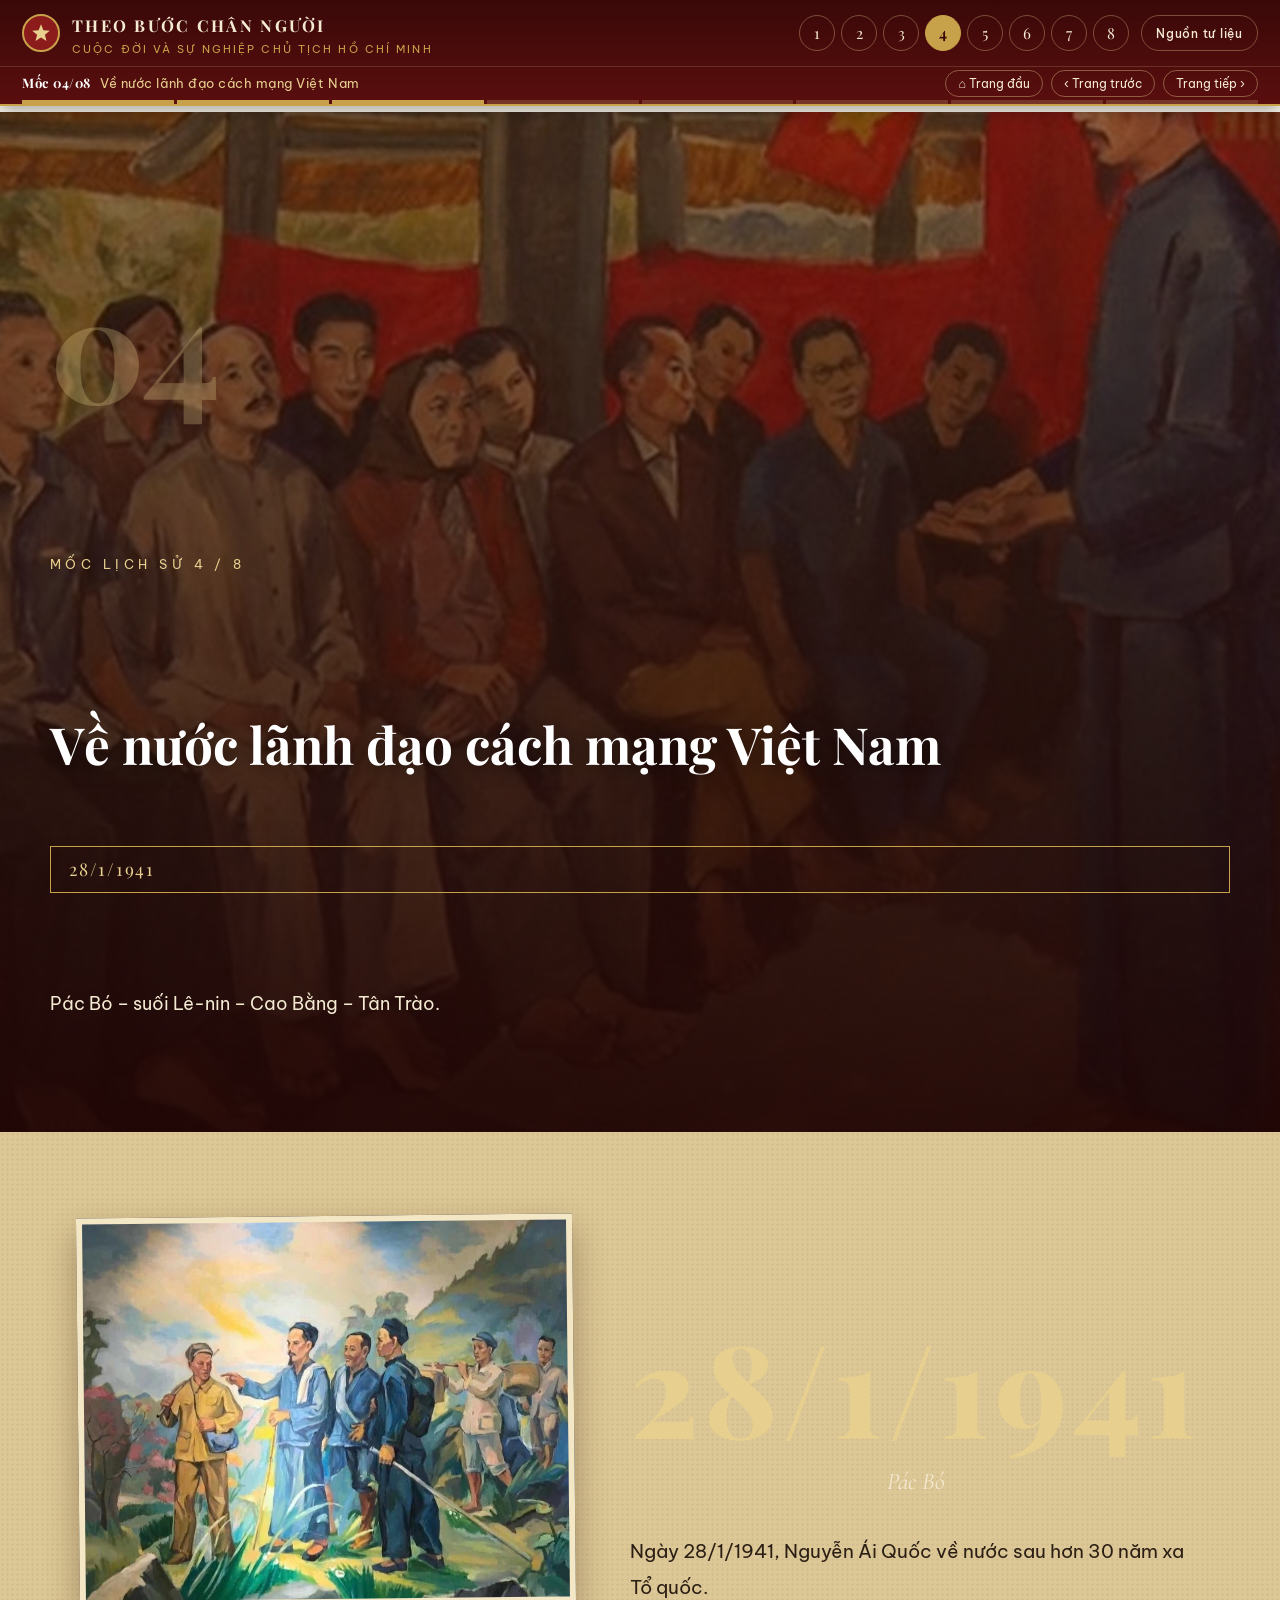
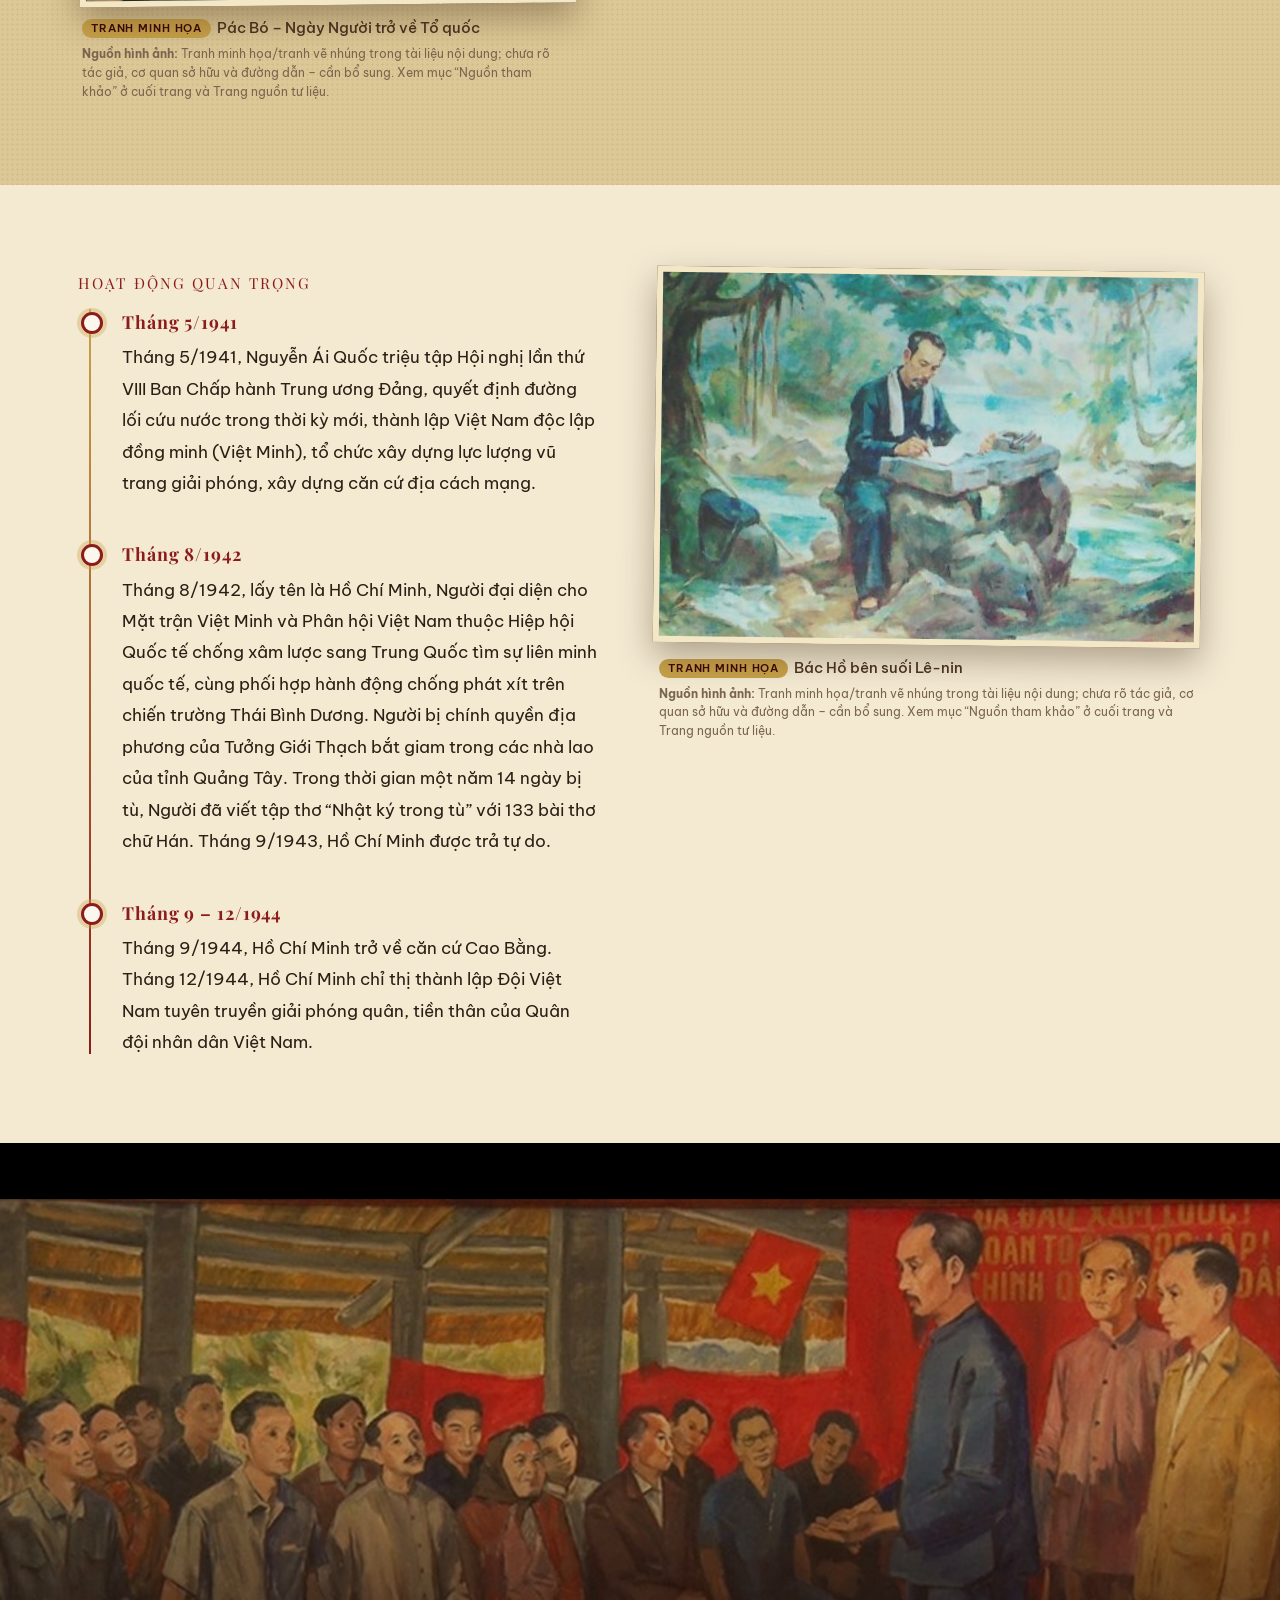
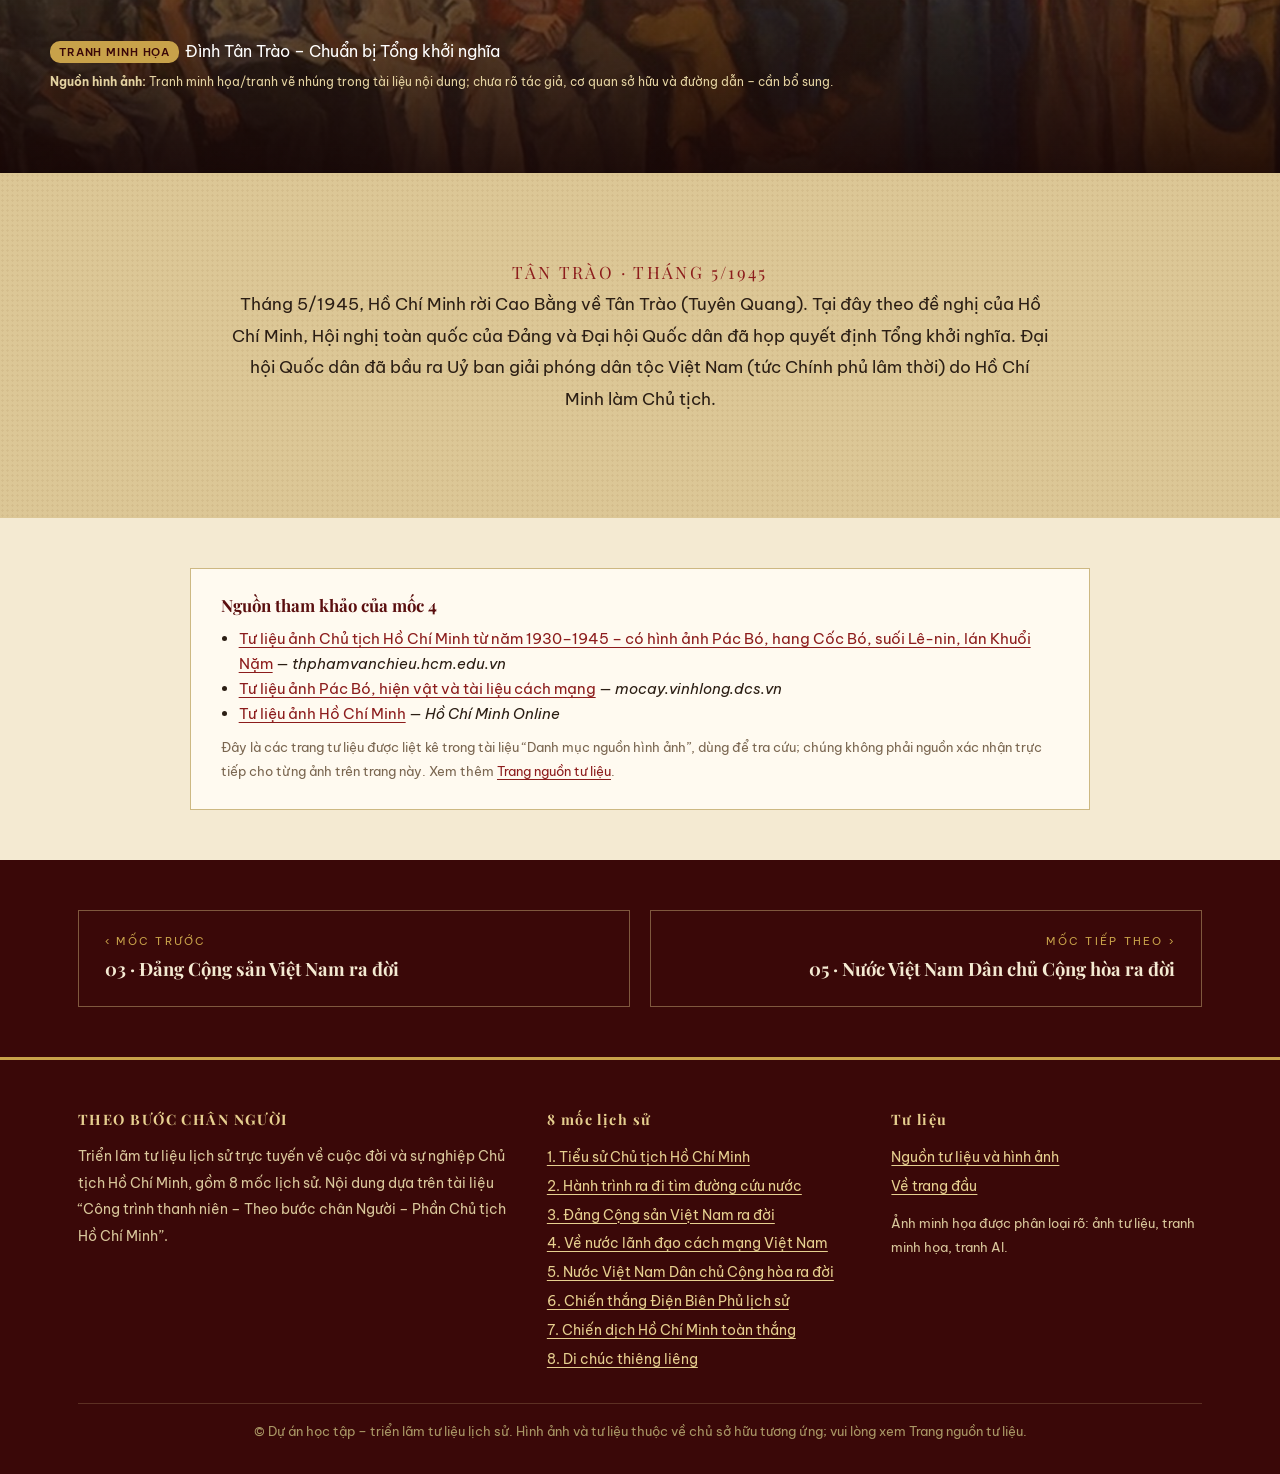
<file: pages/ve-nuoc.html>
<!DOCTYPE html>
<html lang="vi">
  <head>
    <meta charset="utf-8">
    <meta name="viewport" content="width=device-width,initial-scale=1">
    <title>Về nước lãnh đạo cách mạng Việt Nam | THEO BƯỚC CHÂN NGƯỜI</title>
    <meta name="description" content="Về nước lãnh đạo cách mạng">
    <link rel="preconnect" href="https://fonts.googleapis.com">
    <link rel="preconnect" href="https://fonts.gstatic.com" crossorigin>
    <link rel="stylesheet" href="../css/style.css">
    <link rel="stylesheet" href="../css/responsive.css">
  </head>
  <body class="p4">
    <div class="loader" aria-hidden="true"><svg viewBox="0 0 24 24" aria-hidden="true"><path d="M12 1.5l2.9 7.2 7.6.5-5.8 4.9 1.9 7.5L12 17.4 5.4 21.6l1.9-7.5L1.5 9.2l7.6-.5z"/></svg></div>
    <div class="site-header">
      <div class="hd-top">
        <a class="brand" href="../index.html"><span class="emblem"><svg viewBox="0 0 24 24" aria-hidden="true"><path d="M12 1.5l2.9 7.2 7.6.5-5.8 4.9 1.9 7.5L12 17.4 5.4 21.6l1.9-7.5L1.5 9.2l7.6-.5z"/></svg></span><span><b>THEO BƯỚC CHÂN NGƯỜI</b><small>Cuộc đời và sự nghiệp Chủ tịch Hồ Chí Minh</small></span></a>
        <button class="burger" aria-label="Mở menu" aria-expanded="false">☰</button>
        <ul class="menu">
          <li><a href="tieusu.html" data-n="1" class=""><span class="num">1</span><span class="tip">Tiểu sử Chủ tịch Hồ Chí Minh</span></a></li>
          <li><a href="tim-duong-cuu-nuoc.html" data-n="2" class=""><span class="num">2</span><span class="tip">Hành trình ra đi tìm đường cứu nước</span></a></li>
          <li><a href="dang-cong-san.html" data-n="3" class=""><span class="num">3</span><span class="tip">Đảng Cộng sản Việt Nam ra đời</span></a></li>
          <li><a href="ve-nuoc.html" data-n="4" class="active" aria-current="page"><span class="num">4</span><span class="tip">Về nước lãnh đạo cách mạng Việt Nam</span></a></li>
          <li><a href="doc-lap.html" data-n="5" class=""><span class="num">5</span><span class="tip">Nước Việt Nam Dân chủ Cộng hòa ra đời</span></a></li>
          <li><a href="dien-bien-phu.html" data-n="6" class=""><span class="num">6</span><span class="tip">Chiến thắng Điện Biên Phủ lịch sử</span></a></li>
          <li><a href="chien-dich-ho-chi-minh.html" data-n="7" class=""><span class="num">7</span><span class="tip">Chiến dịch Hồ Chí Minh toàn thắng</span></a></li>
          <li><a href="di-chuc.html" data-n="8" class=""><span class="num">8</span><span class="tip">Di chúc thiêng liêng</span></a></li>
          <li class="src"><a href="nguon-tu-lieu.html" data-n="★" class=""><span class="num">Nguồn tư liệu</span><span class="tip">Nguồn tư liệu và hình ảnh tham khảo</span></a></li>
        </ul>
      </div>
      <div class="hd-sub">
        <div class="now"><b>Mốc 04/08</b> Về nước lãnh đạo cách mạng Việt Nam</div>
        <div class="pn"><a href="../index.html" title="Về trang đầu">⌂<span> Trang đầu</span></a><a href="dang-cong-san.html" class="" title="Trang trước">‹<span> Trang trước</span></a><a href="doc-lap.html" class="" title="Trang tiếp theo"><span>Trang tiếp </span>›</a></div>
      </div>
      <div class="journey" aria-label="Hành trình 8 mốc"><i class="done"></i><i class="done"></i><i class="done"></i><i class="cur"></i><i class=""></i><i class=""></i><i class=""></i><i class=""></i></div>
      <div class="scrollbar"></div>
    </div>
    <main>
      <header class="hero">
        <div class="hero-bg" style="background-image:url('../images/page-4/img12.jpg')"></div>
        <div class="hero-shade"></div>
        <div class="wrap in">
          <div class="num rv rv-up">04</div>
          <div class="kicker rv rv-up" style="--d:.15s">Mốc lịch sử 4 / 8</div>
          <h1 class="rv rv-up" style="--d:.3s">Về nước lãnh đạo cách mạng Việt Nam</h1>
          <span class="date rv rv-up" style="--d:.45s">28/1/1941</span>
          <p class="lead rv rv-up" style="--d:.6s">Pác Bó – suối Lê-nin – Cao Bằng – Tân Trào.</p>
        </div>
      </header>
      <section class="blk paper">
        <div class="wrap split">
          <div class="media ">
            <div class="rv rv-l " style="--d:0s">
              <figure class="fig ">
                <button
                  class="zoom"
                  type="button"
                  data-lb="../images/page-4/img13.jpg"
                  data-alt="Pác Bó – Ngày Người trở về Tổ quốc"
                  data-cap="Pác Bó – Ngày Người trở về Tổ quốc"
                  data-src="Tranh minh họa · Tranh minh họa/tranh vẽ nhúng trong tài liệu nội dung; chưa rõ tác giả, cơ quan sở hữu và đường dẫn – cần bổ sung."
                  aria-label="Xem ảnh lớn: Pác Bó – Ngày Người trở về Tổ quốc">
                  <img
                    src="../images/page-4/img13.jpg"
                    alt="Pác Bó – Ngày Người trở về Tổ quốc"
                    loading="lazy"
                    decoding="async">
                </button>
                <figcaption><span class="cap"><span class="badge b-art">Tranh minh họa</span>Pác Bó – Ngày Người trở về Tổ quốc</span><span class="src"><b>Nguồn hình ảnh:</b> Tranh minh họa/tranh vẽ nhúng trong tài liệu nội dung; chưa rõ tác giả, cơ quan sở hữu và đường dẫn – cần bổ sung. Xem mục “Nguồn tham khảo” ở cuối trang và Trang nguồn tư liệu.</span></figcaption>
              </figure>
            </div>
          </div>
          <div class="text">
            <div class="rv rv-r " style="--d:0.25s">
              <div class="bigdate ">
                <div class="d1">28/1/1941</div>
                <div class="d2">Pác Bó</div>
              </div>
              <div class="text-d" style="margin-top:20px;font-size:1.2rem">Ngày 28/1/1941, Nguyễn Ái Quốc về nước sau hơn 30 năm xa Tổ quốc.</div>
            </div>
          </div>
        </div>
      </section>
      <section class="blk cream">
        <div class="wrap split rev top">
          <div class="media ">
            <div class="rv rv-r " style="--d:0s">
              <figure class="fig ">
                <button
                  class="zoom"
                  type="button"
                  data-lb="../images/page-4/img11.jpg"
                  data-alt="Bác Hồ bên suối Lê-nin"
                  data-cap="Bác Hồ bên suối Lê-nin"
                  data-src="Tranh minh họa · Tranh minh họa/tranh vẽ nhúng trong tài liệu nội dung; chưa rõ tác giả, cơ quan sở hữu và đường dẫn – cần bổ sung."
                  aria-label="Xem ảnh lớn: Bác Hồ bên suối Lê-nin">
                  <img src="../images/page-4/img11.jpg" alt="Bác Hồ bên suối Lê-nin" loading="lazy" decoding="async">
                </button>
                <figcaption><span class="cap"><span class="badge b-art">Tranh minh họa</span>Bác Hồ bên suối Lê-nin</span><span class="src"><b>Nguồn hình ảnh:</b> Tranh minh họa/tranh vẽ nhúng trong tài liệu nội dung; chưa rõ tác giả, cơ quan sở hữu và đường dẫn – cần bổ sung. Xem mục “Nguồn tham khảo” ở cuối trang và Trang nguồn tư liệu.</span></figcaption>
              </figure>
            </div>
          </div>
          <div class="text">
            <div class="rv rv-l " style="--d:0.25s">
              <span class="dl">Hoạt động quan trọng</span>
              <div class="timeline">
                <div class="tl-item" style="transition-delay:0.00s">
                  <div class="d">Tháng 5/1941</div>
                  <p>Tháng 5/1941, Nguyễn Ái Quốc triệu tập Hội nghị lần thứ VIII Ban Chấp hành Trung ương Đảng, quyết định đường lối cứu nước trong thời kỳ mới, thành lập Việt Nam độc lập đồng minh (Việt Minh), tổ chức xây dựng lực lượng vũ trang giải phóng, xây dựng căn cứ địa cách mạng.</p>
                </div>
                <div class="tl-item" style="transition-delay:0.08s">
                  <div class="d">Tháng 8/1942</div>
                  <p>Tháng 8/1942, lấy tên là Hồ Chí Minh, Người đại diện cho Mặt trận Việt Minh và Phân hội Việt Nam thuộc Hiệp hội Quốc tế chống xâm lược sang Trung Quốc tìm sự liên minh quốc tế, cùng phối hợp hành động chống phát xít trên chiến trường Thái Bình Dương. Người bị chính quyền địa phương của Tưởng Giới Thạch bắt giam trong các nhà lao của tỉnh Quảng Tây. Trong thời gian một năm 14 ngày bị tù, Người đã viết tập thơ “Nhật ký trong tù” với 133 bài thơ chữ Hán. Tháng 9/1943, Hồ Chí Minh được trả tự do.</p>
                </div>
                <div class="tl-item" style="transition-delay:0.16s">
                  <div class="d">Tháng 9 – 12/1944</div>
                  <p>Tháng 9/1944, Hồ Chí Minh trở về căn cứ Cao Bằng. Tháng 12/1944, Hồ Chí Minh chỉ thị thành lập Đội Việt Nam tuyên truyền giải phóng quân, tiền thân của Quân đội nhân dân Việt Nam.</p>
                </div>
              </div>
            </div>
          </div>
        </div>
      </section>
      <section class="wide">
        <div
          class="hero-bg"
          style="background-image:url(&#x27;../images/page-4/img12.jpg&#x27;)"
          role="img"
          aria-label="Đình Tân Trào – Chuẩn bị Tổng khởi nghĩa"></div>
        <div class="hero-shade"></div>
        <button
          class="zoombtn"
          type="button"
          data-lb="../images/page-4/img12.jpg"
          data-alt="Đình Tân Trào – Chuẩn bị Tổng khởi nghĩa"
          data-cap="Đình Tân Trào – Chuẩn bị Tổng khởi nghĩa"
          data-src="Tranh minh họa · Tranh minh họa/tranh vẽ nhúng trong tài liệu nội dung; chưa rõ tác giả, cơ quan sở hữu và đường dẫn – cần bổ sung."
          aria-label="Xem ảnh lớn"></button>
        <div class="wrap in">
          <div class="rv rv-up">
            <p class="cap"><span class="badge b-art">Tranh minh họa</span>Đình Tân Trào – Chuẩn bị Tổng khởi nghĩa</p>
            <p class="src"><b>Nguồn hình ảnh:</b> Tranh minh họa/tranh vẽ nhúng trong tài liệu nội dung; chưa rõ tác giả, cơ quan sở hữu và đường dẫn – cần bổ sung.</p>
          </div>
        </div>
      </section>
      <section class="blk paper">
        <div class="wrap">
          <div class="center rv rv-up">
            <span class="dl" style="font-family:var(--f-title);letter-spacing:.14em;color:var(--red)">TÂN TRÀO · THÁNG 5/1945</span>
            <p>Tháng 5/1945, Hồ Chí Minh rời Cao Bằng về Tân Trào (Tuyên Quang). Tại đây theo đề nghị của Hồ Chí Minh, Hội nghị toàn quốc của Đảng và Đại hội Quốc dân đã họp quyết định Tổng khởi nghĩa. Đại hội Quốc dân đã bầu ra Uỷ ban giải phóng dân tộc Việt Nam (tức Chính phủ lâm thời) do Hồ Chí Minh làm Chủ tịch.</p>
          </div>
        </div>
      </section>
      <section class="blk cream" style="padding:50px 0">
        <div class="wrap">
          <div class="srcbox rv rv-up">
            <h3>Nguồn tham khảo của mốc 4</h3>
            <ul>
              <li><a href="https://thphamvanchieu.hcm.edu.vn/tu-lieu-anh/tu-lieu-anh-chu-tich-ho-chi-minh-tu-nam-1930-1945/ctmb/139856/1254380" target="_blank" rel="noopener">Tư liệu ảnh Chủ tịch Hồ Chí Minh từ năm 1930–1945 – có hình ảnh Pác Bó, hang Cốc Bó, suối Lê-nin, lán Khuổi Nặm</a> — <em>thphamvanchieu.hcm.edu.vn</em></li>
              <li><a href="https://mocay.vinhlong.dcs.vn/tu-lieu-anh-chu-tich-ho-chi-minh-tu-nam-1930---1945-tap-1-1003554.ngn" target="_blank" rel="noopener">Tư liệu ảnh Pác Bó, hiện vật và tài liệu cách mạng</a> — <em>mocay.vinhlong.dcs.vn</em></li>
              <li><a href="https://hochiminh.online/tu-lieu-anh-chu-tich-ho-chi-minh-tu-nam-1930-1945/" target="_blank" rel="noopener">Tư liệu ảnh Hồ Chí Minh</a> — <em>Hồ Chí Minh Online</em></li>
            </ul>
            <p class="m">Đây là các trang tư liệu được liệt kê trong tài liệu “Danh mục nguồn hình ảnh”, dùng để tra cứu; chúng không phải nguồn xác nhận trực tiếp cho từng ảnh trên trang này. Xem thêm <a href="nguon-tu-lieu.html">Trang nguồn tư liệu</a>.</p>
          </div>
        </div>
      </section>
      <nav class="nextnav">
        <div class="wrap" style="display:flex;gap:20px;width:100%;max-width:var(--wrap)" class="x"><a href="dang-cong-san.html"><small>‹ Mốc trước</small><b>03 · Đảng Cộng sản Việt Nam ra đời</b></a><a class="nx" href="doc-lap.html"><small>Mốc tiếp theo ›</small><b>05 · Nước Việt Nam Dân chủ Cộng hòa ra đời</b></a></div>
      </nav>
    </main>
    <footer class="site-footer">
      <div class="wrap">
        <div class="cols">
          <div>
            <h4>THEO BƯỚC CHÂN NGƯỜI</h4>
            <p>Triển lãm tư liệu lịch sử trực tuyến về cuộc đời và sự nghiệp Chủ tịch Hồ Chí Minh, gồm 8 mốc lịch sử. Nội dung dựa trên tài liệu “Công trình thanh niên – Theo bước chân Người – Phần Chủ tịch Hồ Chí Minh”.</p>
          </div>
          <div>
            <h4>8 mốc lịch sử</h4>
            <ul>
              <li><a href="tieusu.html">1. Tiểu sử Chủ tịch Hồ Chí Minh</a></li>
              <li><a href="tim-duong-cuu-nuoc.html">2. Hành trình ra đi tìm đường cứu nước</a></li>
              <li><a href="dang-cong-san.html">3. Đảng Cộng sản Việt Nam ra đời</a></li>
              <li><a href="ve-nuoc.html">4. Về nước lãnh đạo cách mạng Việt Nam</a></li>
              <li><a href="doc-lap.html">5. Nước Việt Nam Dân chủ Cộng hòa ra đời</a></li>
              <li><a href="dien-bien-phu.html">6. Chiến thắng Điện Biên Phủ lịch sử</a></li>
              <li><a href="chien-dich-ho-chi-minh.html">7. Chiến dịch Hồ Chí Minh toàn thắng</a></li>
              <li><a href="di-chuc.html">8. Di chúc thiêng liêng</a></li>
            </ul>
          </div>
          <div>
            <h4>Tư liệu</h4>
            <ul>
              <li><a href="nguon-tu-lieu.html">Nguồn tư liệu và hình ảnh</a></li>
              <li><a href="../index.html">Về trang đầu</a></li>
            </ul>
            <p style="margin-top:10px;font-size:.82rem">Ảnh minh họa được phân loại rõ: ảnh tư liệu, tranh minh họa, tranh AI.</p>
          </div>
        </div>
        <div class="cp">© Dự án học tập – triển lãm tư liệu lịch sử. Hình ảnh và tư liệu thuộc về chủ sở hữu tương ứng; vui lòng xem Trang nguồn tư liệu.</div>
      </div>
    </footer>
    <button class="totop" aria-label="Lên đầu trang">↑</button>
    <script src="../js/main.js" defer></script>
    <script src="../js/animation.js" defer></script>
  </body>
</html>
</file>
<file: css/style.css>
/* ===== THEO BƯỚC CHÂN NGƯỜI — style.css ===== */
@import url('https://fonts.googleapis.com/css2?family=Playfair+Display:ital,wght@0,500;0,700;0,800;1,500&family=Be+Vietnam+Pro:wght@300;400;500;600&family=Cormorant+Garamond:ital,wght@0,500;0,600;1,500;1,600&display=swap');

:root{
  --red:#8c1c1c; --red-d:#5a0e0e; --red-dd:#3a0808;
  --gold:#c8a24a; --gold-l:#e6cf8f;
  --cream:#f4ead2; --paper:#e7d6ae; --paper-d:#cdb882; --ivory:#fbf7ec;
  --ink:#2b1e14; --brown:#4b3422; --muted:#7a6650;
  --f-title:'Playfair Display',Georgia,'Times New Roman',serif;
  --f-body:'Be Vietnam Pro','Segoe UI',Roboto,Arial,sans-serif;
  --f-quote:'Cormorant Garamond',Georgia,'Times New Roman',serif;
  --dur:1.1s; --ease:cubic-bezier(.22,.61,.36,1);
  --hd:112px; --wrap:1180px;
}
*{box-sizing:border-box;margin:0;padding:0}
html{scroll-behavior:smooth;scroll-padding-top:calc(var(--hd) + 10px)}
body{font-family:var(--f-body);font-size:1.0625rem;line-height:1.85;color:var(--ink);background:var(--ivory);padding-top:var(--hd);animation:pageIn .8s var(--ease) both}
@keyframes pageIn{from{opacity:0}to{opacity:1}}
body.leaving{opacity:0;transition:opacity .35s ease}
img{max-width:100%;display:block}
a{color:var(--red);text-decoration-thickness:1px;text-underline-offset:3px}
a:hover{color:var(--red-d)}
.wrap{max-width:var(--wrap);margin:0 auto;padding:0 28px}
h1,h2,h3{font-family:var(--f-title);line-height:1.25;font-weight:700}

/* ===== HEADER ===== */
.site-header{position:fixed;inset:0 0 auto 0;z-index:100;background:linear-gradient(180deg,var(--red-dd),var(--red-d));color:var(--cream);box-shadow:0 4px 18px rgba(0,0,0,.35);border-bottom:2px solid var(--gold)}
.hd-top{display:flex;align-items:center;gap:18px;height:66px;max-width:1400px;margin:0 auto;padding:0 22px}
.brand{display:flex;align-items:center;gap:12px;color:var(--cream);text-decoration:none;flex-shrink:0}
.brand:hover{color:var(--gold-l)}
.emblem{width:38px;height:38px;border-radius:50%;background:var(--red);border:2px solid var(--gold);display:grid;place-items:center}
.emblem svg{width:20px;height:20px;fill:var(--gold-l)}
.brand b{font-family:var(--f-title);font-size:1.02rem;letter-spacing:.14em;font-weight:700}
.brand small{display:block;font-size:.66rem;letter-spacing:.2em;color:var(--gold);text-transform:uppercase;line-height:1.2}
.menu{display:flex;gap:6px;margin-left:auto;list-style:none;align-items:center}
.menu a{display:grid;place-items:center;min-width:36px;height:36px;padding:0 6px;border-radius:50%;color:var(--cream);text-decoration:none;font-family:var(--f-title);font-size:.95rem;border:1px solid rgba(230,207,143,.35);transition:.3s;position:relative}
.menu a:hover{background:rgba(230,207,143,.18)}
.menu a.active{background:var(--gold);color:var(--red-dd);border-color:var(--gold);font-weight:700}
.menu a .tip{position:absolute;top:44px;left:50%;transform:translateX(-50%);white-space:nowrap;background:var(--red-dd);color:var(--cream);border:1px solid var(--gold);padding:4px 10px;font:400 .78rem var(--f-body);border-radius:3px;opacity:0;pointer-events:none;transition:.25s}
.menu a:hover .tip{opacity:1}
.menu .src a{border-radius:18px;padding:0 14px;font:500 .78rem var(--f-body);letter-spacing:.06em;margin-left:6px}
.burger{display:none;margin-left:auto;background:none;border:1px solid var(--gold);color:var(--gold-l);width:42px;height:38px;border-radius:4px;font-size:1.3rem;cursor:pointer}
.hd-sub{display:flex;align-items:center;justify-content:space-between;gap:12px;max-width:1400px;margin:0 auto;padding:0 22px;height:34px;font-size:.82rem;color:var(--gold-l);border-top:1px solid rgba(230,207,143,.18)}
.hd-sub .now{white-space:nowrap;overflow:hidden;text-overflow:ellipsis;letter-spacing:.04em}
.hd-sub .now b{color:#fff;font-family:var(--f-title);margin-right:6px}
.pn{display:flex;gap:8px;flex-shrink:0}
.pn a{color:var(--cream);text-decoration:none;border:1px solid rgba(230,207,143,.4);padding:1px 12px;border-radius:14px;font-size:.78rem;transition:.25s}
.pn a:hover{background:var(--gold);color:var(--red-dd)}
.pn a.off{opacity:.3;pointer-events:none}
.journey{display:flex;gap:3px;height:4px;padding:0 22px;max-width:1400px;margin:0 auto}
.journey i{flex:1;background:rgba(230,207,143,.2);position:relative}
.journey i.done{background:var(--gold)}
.journey i.cur{background:linear-gradient(90deg,var(--gold) var(--p,0%),rgba(230,207,143,.2) var(--p,0%))}
.scrollbar{position:absolute;left:0;bottom:-2px;height:2px;width:0;background:#fff;opacity:.85}

/* ===== TRANG CHỦ ===== */
.cover{min-height:calc(100vh - var(--hd));position:relative;display:grid;place-items:center;text-align:center;color:var(--cream);overflow:hidden;background:var(--red-dd)}
.hero-bg{position:absolute;inset:-12% 0;background-size:cover;background-position:center;will-change:transform;filter:saturate(.9)}
.hero-shade{position:absolute;inset:0;background:radial-gradient(ellipse at center,rgba(58,8,8,.45),rgba(30,4,4,.9))}
.cover .in{position:relative;padding:60px 24px;max-width:900px}
.kicker{font-size:.82rem;letter-spacing:.34em;text-transform:uppercase;color:var(--gold-l)}
.cover h1{font-size:clamp(2.4rem,7vw,5.4rem);letter-spacing:.06em;margin:18px 0;color:#fff;text-shadow:0 3px 24px rgba(0,0,0,.6)}
.cover .sub{font-family:var(--f-quote);font-style:italic;font-size:clamp(1.3rem,2.8vw,1.9rem);color:var(--gold-l)}
.orn{display:flex;align-items:center;justify-content:center;gap:14px;margin:26px 0;color:var(--gold)}
.orn:before,.orn:after{content:"";width:90px;height:1px;background:linear-gradient(90deg,transparent,var(--gold),transparent)}
.btn{display:inline-block;background:var(--gold);color:var(--red-dd);padding:13px 34px;border-radius:2px;text-decoration:none;font-weight:600;letter-spacing:.12em;text-transform:uppercase;font-size:.86rem;border:1px solid var(--gold);transition:.3s;margin:6px}
.btn:hover{background:transparent;color:var(--gold-l)}
.btn.ghost{background:transparent;color:var(--gold-l)}
.btn.ghost:hover{background:var(--gold);color:var(--red-dd)}
.intro{padding:90px 0;background:var(--cream);text-align:center}
.intro p{max-width:760px;margin:0 auto 1em}
.stones{padding:90px 0;background:linear-gradient(180deg,var(--paper),var(--cream))}
.sec-title{text-align:center;margin-bottom:50px}
.sec-title h2{font-size:clamp(1.7rem,3.6vw,2.6rem);color:var(--red-d)}
.sec-title .kicker{color:var(--red);margin-bottom:8px}
.cards{display:grid;grid-template-columns:repeat(4,1fr);gap:22px}
.card{position:relative;display:block;aspect-ratio:3/4;overflow:hidden;border:1px solid var(--paper-d);background:var(--red-d);color:#fff;text-decoration:none;box-shadow:0 8px 24px rgba(60,30,10,.25)}
.card img{position:absolute;inset:0;width:100%;height:100%;object-fit:cover;transition:transform 1s var(--ease),opacity .5s;opacity:.85}
.card:hover img{transform:scale(1.08);opacity:1}
.card:after{content:"";position:absolute;inset:0;background:linear-gradient(180deg,transparent 35%,rgba(40,6,6,.92))}
.card .t{position:absolute;left:0;right:0;bottom:0;z-index:2;padding:18px}
.card .n{font-family:var(--f-title);font-size:2.2rem;color:var(--gold);line-height:1}
.card h3{font-size:1.05rem;margin-top:6px;font-weight:600}
.card .d{font-size:.78rem;color:var(--gold-l);letter-spacing:.1em;margin-top:4px}

/* ===== HERO TRANG TRONG ===== */
.hero{position:relative;min-height:78vh;display:grid;align-items:end;color:var(--cream);overflow:hidden;background:var(--red-dd)}
.hero .hero-shade{background:linear-gradient(180deg,rgba(30,4,4,.35),rgba(30,4,4,.92))}
.hero .in{position:relative;padding:80px 0 56px;width:100%}
.hero .num{font-family:var(--f-title);font-size:clamp(4rem,12vw,9rem);line-height:1;color:rgba(230,207,143,.28);font-weight:800}
.hero h1{font-size:clamp(2rem,5vw,3.8rem);color:#fff;text-shadow:0 2px 20px rgba(0,0,0,.6);max-width:900px}
.hero .date{display:inline-block;margin:14px 0;padding:6px 18px;border:1px solid var(--gold);color:var(--gold-l);font-family:var(--f-title);font-size:1.1rem;letter-spacing:.1em}
.hero .lead{max-width:820px;font-size:1.12rem;color:var(--cream)}
.hero .lead.sm{font-size:1rem}

/* ===== KHỐI NỘI DUNG ===== */
section.blk{padding:84px 0;position:relative}
.blk.light{background:var(--ivory)}
.blk.cream{background:var(--cream)}
.blk.paper{background:var(--paper);background-image:radial-gradient(rgba(120,80,30,.08) 1px,transparent 1.4px);background-size:5px 5px}
.blk.dark{background:var(--red-dd);color:var(--cream)}
.blk.dark h2,.blk.dark h3{color:var(--gold-l)}
.blk.dark a{color:var(--gold-l)}
.split{display:grid;grid-template-columns:1.05fr 1fr;gap:56px;align-items:center}
.split.rev{grid-template-columns:1fr 1.05fr}
.split.rev .media{order:2}
.split.top{align-items:start}
.text p{margin-bottom:1.15em}
.text p:last-child{margin-bottom:0}
.text h2{font-size:clamp(1.5rem,3vw,2.2rem);color:var(--red-d);margin-bottom:.6em}
.dark .text h2{color:var(--gold-l)}
.text .dl{display:block;font-family:var(--f-title);font-size:.95rem;letter-spacing:.14em;color:var(--red);margin-bottom:8px;text-transform:uppercase}
.dark .text .dl{color:var(--gold)}
.dropcap:first-letter{font-family:var(--f-title);font-size:3.6rem;float:left;line-height:.9;margin:6px 10px 0 0;color:var(--red)}
.stack{display:grid;gap:34px}

/* ===== ẢNH + CHÚ THÍCH ===== */
figure.fig{margin:0}
.zoom{display:block;width:100%;border:0;padding:0;background:var(--brown);cursor:zoom-in;overflow:hidden;position:relative;box-shadow:0 14px 34px rgba(50,25,10,.35);outline:6px solid #fffaf0;outline-offset:-6px}
.dark .zoom{outline-color:rgba(230,207,143,.55)}
.zoom img{width:100%;height:auto;transition:transform 1.2s var(--ease)}
.zoom:hover img{transform:scale(1.06)}
.zoom:after{content:"⤢ Phóng to";position:absolute;right:12px;bottom:12px;background:rgba(40,8,8,.78);color:var(--gold-l);font-size:.72rem;padding:3px 10px;opacity:0;transition:.3s;letter-spacing:.08em}
.zoom:hover:after{opacity:1}
.fig.portrait .zoom{max-width:440px;margin:0 auto}
.fig figcaption{padding:12px 4px 0;font-size:.92rem;line-height:1.55}
.fig .cap{display:block;font-weight:500;color:var(--brown)}
.dark .fig .cap{color:var(--cream)}
.fig .src{display:block;margin-top:5px;font-size:.78rem;color:var(--muted);line-height:1.5}
.dark .fig .src{color:#cdb98a}
.badge{display:inline-block;font-size:.68rem;letter-spacing:.08em;text-transform:uppercase;padding:1px 9px;border-radius:10px;margin-right:6px;font-weight:600;vertical-align:1px}
.b-doc{background:#2f5d3a;color:#fff}
.b-art{background:var(--gold);color:var(--red-dd)}
.b-ai{background:#5a3b82;color:#fff}
.flag{color:#b3541a;font-weight:600}
.dark .flag{color:#f0a868}
.img-fail{display:grid;place-items:center;min-height:220px;padding:20px;text-align:center;background:repeating-linear-gradient(45deg,var(--paper),var(--paper) 10px,var(--cream) 10px,var(--cream) 20px);color:var(--brown);font-size:.9rem}
.wide{position:relative;min-height:70vh;display:grid;align-items:end;overflow:hidden;color:#fff;background:#000}
.wide .hero-bg{inset:-10% 0}
.wide .hero-shade{background:linear-gradient(180deg,rgba(0,0,0,.05) 45%,rgba(20,4,4,.88))}
.wide .in{position:relative;padding:60px 0 40px;width:100%}
.wide .cap{font-size:1.02rem;max-width:900px}
.wide .src{font-size:.78rem;color:#e4d3a2;margin-top:4px;max-width:900px}
.wide .zoombtn{position:absolute;inset:0;background:none;border:0;cursor:zoom-in;z-index:3}

/* ===== TRÍCH DẪN ===== */
.quote{max-width:900px;margin:0 auto;text-align:center;position:relative;padding:20px 10px}
.quote:before{content:"“";display:block;font-family:var(--f-title);font-size:6rem;line-height:.6;color:var(--gold);margin-bottom:14px}
.quote .q{font-family:var(--f-quote);font-style:italic;font-weight:500;font-size:clamp(1.45rem,3vw,2.15rem);line-height:1.5;color:var(--red-d)}
.dark .quote .q{color:var(--cream)}
.quote .ql{display:block}
.quote cite{display:block;margin-top:20px;font-style:normal;font-size:.85rem;letter-spacing:.16em;text-transform:uppercase;color:var(--muted)}
.dark .quote cite{color:var(--gold)}
.pull{border-left:3px solid var(--gold);padding:6px 0 6px 22px;margin:26px 0;font-family:var(--f-quote);font-style:italic;font-size:1.4rem;line-height:1.5;color:var(--red-d)}
.dark .pull{color:var(--gold-l)}

/* ===== TIMELINE ===== */
.timeline{position:relative;max-width:900px;margin:0 auto;padding-left:44px}
.timeline:before{content:"";position:absolute;left:11px;top:4px;bottom:4px;width:2px;background:linear-gradient(var(--gold),var(--red));transform-origin:top;transform:scaleY(0);transition:transform 2.2s var(--ease)}
.timeline.in:before{transform:scaleY(1)}
.tl-item{position:relative;padding:0 0 38px;opacity:0;transform:translateY(26px);transition:opacity var(--dur) var(--ease),transform var(--dur) var(--ease)}
.tl-item:last-child{padding-bottom:0}
.tl-item.in{opacity:1;transform:none}
.tl-item:before{content:"";position:absolute;left:-41px;top:7px;width:16px;height:16px;border-radius:50%;background:var(--ivory);border:3px solid var(--red);box-shadow:0 0 0 4px rgba(200,162,74,.35)}
.tl-item .d{font-family:var(--f-title);font-weight:700;color:var(--red);font-size:1.12rem;letter-spacing:.05em}
.tl-item p{margin-top:4px}
.dark .tl-item:before{background:var(--red-dd);border-color:var(--gold)}
.dark .tl-item .d{color:var(--gold-l)}
button.tl-item{all:unset}
.tl-item.pick{cursor:pointer}
.tl-item.pick .d:after{content:" ▾";font-size:.8em;opacity:.6}
.tl-item.collapsed p{display:none}

/* ===== SƠ ĐỒ HÀNH TRÌNH ===== */
.route{display:flex;gap:0;overflow-x:auto;padding:30px 6px 18px;scrollbar-color:var(--gold) transparent}
.stop{flex:1 0 128px;position:relative;text-align:center;padding-top:34px;opacity:0;transform:translateY(20px);transition:opacity .9s var(--ease),transform .9s var(--ease)}
.stop.in{opacity:1;transform:none}
.stop:before{content:"";position:absolute;top:10px;left:0;right:0;height:2px;background:var(--gold)}
.stop:first-child:before{left:50%}.stop:last-child:before{right:50%}
.stop:after{content:"";position:absolute;top:3px;left:calc(50% - 8px);width:16px;height:16px;border-radius:50%;background:var(--red);border:3px solid var(--gold-l)}
.stop b{display:block;font-family:var(--f-title);color:var(--gold-l)}
.stop span{font-size:.85rem;color:var(--cream)}
.note{font-size:.8rem;color:var(--gold);text-align:center;margin-top:8px;font-style:italic}

/* ===== NGÀY NỔI BẬT ===== */
.bigdate{text-align:center;padding:10px 0}
.bigdate .d1{font-family:var(--f-title);font-weight:800;font-size:clamp(3.4rem,11vw,8rem);line-height:1;color:var(--gold-l);letter-spacing:.04em}
.bigdate .d2{font-family:var(--f-quote);font-style:italic;font-size:1.5rem;color:var(--cream);margin-top:10px}

/* ===== GỢI Ý NGUỒN & ĐIỀU HƯỚNG CUỐI TRANG ===== */
.srcbox{background:#fffaf0;border:1px solid var(--paper-d);padding:26px 30px;max-width:900px;margin:0 auto}
.srcbox h3{font-size:1.05rem;color:var(--red-d);margin-bottom:10px}
.srcbox ul{margin-left:1.2em;font-size:.92rem;line-height:1.7}
.srcbox .m{font-size:.8rem;color:var(--muted);margin-top:10px}
.nextnav{display:flex;justify-content:space-between;gap:20px;padding:50px 0;background:var(--red-dd)}
.nextnav a{flex:1;color:var(--cream);text-decoration:none;border:1px solid rgba(230,207,143,.4);padding:20px 26px;transition:.3s}
.nextnav a:hover{background:rgba(230,207,143,.12);border-color:var(--gold)}
.nextnav small{display:block;color:var(--gold);letter-spacing:.2em;text-transform:uppercase;font-size:.7rem}
.nextnav b{font-family:var(--f-title);font-size:1.15rem}
.nextnav .nx{text-align:right}
.nextnav a.off{visibility:hidden}

/* ===== TRANG 5 — NỔI BẬT ===== */
body.p5{--dur:1.7s}
body.p5 .hero .hero-shade{background:radial-gradient(ellipse at 50% 20%,rgba(200,162,74,.35),transparent 55%),linear-gradient(180deg,rgba(100,10,10,.45),rgba(40,4,4,.93))}
.rays{position:absolute;inset:0;background:repeating-conic-gradient(from 0deg at 50% 0%,rgba(230,207,143,.1) 0 4deg,transparent 4deg 12deg);mask-image:linear-gradient(180deg,#000,transparent 70%);pointer-events:none}
.p5 .blk.dark{background:linear-gradient(180deg,var(--red-dd),var(--red-d))}
.docframe{background:#fffaf0;padding:20px;border:1px solid var(--gold);box-shadow:0 0 0 8px rgba(200,162,74,.2),0 24px 60px rgba(0,0,0,.5);max-width:440px;margin:0 auto}
.docframe .zoom{box-shadow:none;outline:none}
.docframe figcaption .cap{color:var(--brown)}

/* ===== TRANG 4 — GIẤY TƯ LIỆU ===== */
body.p4 .blk.paper{background-color:#dcc796}
.p4 .fig .zoom{outline-color:#f3e7c6;transform:rotate(-.6deg)}
.p4 .rev .fig .zoom{transform:rotate(.7deg)}

/* ===== TRANG 7 — ĐEN TRẮNG → MÀU ===== */
.gc .zoom:before{content:"";position:absolute;inset:0;z-index:1;pointer-events:none;background:linear-gradient(135deg,#8c1c1c,#c8a24a);mix-blend-mode:color;opacity:0;transition:opacity 3.4s ease .5s}
.gc.in .zoom:before{opacity:.6}
.gc img{filter:grayscale(1)}

/* ===== TRANG 8 — TỐI GIẢN ===== */
body.p8{background:#f1e6c7;--dur:1.9s}
.p8 .blk{padding:100px 0}
.p8 .narrow{max-width:760px;margin:0 auto}
.p8 .narrow p{margin-bottom:1.4em;font-size:1.1rem}
.p8 .hero{background:#e7d6ae;color:var(--ink);min-height:62vh}
.p8 .hero .num{color:rgba(140,28,28,.18)}
.p8 .hero h1{color:var(--red-d);text-shadow:none}
.p8 .hero .date{border-color:var(--brown);color:var(--brown)}
.p8 .hero .lead{color:var(--brown)}
.finale{background:var(--red-dd);color:var(--cream);text-align:center;padding:110px 0}
.finale .q{font-family:var(--f-quote);font-style:italic;font-size:clamp(1.4rem,2.8vw,2rem);line-height:1.65;max-width:860px;margin:0 auto}
.finale .star{width:46px;height:46px;margin:0 auto 26px;fill:var(--gold)}
.hr-orn{border:0;height:1px;background:linear-gradient(90deg,transparent,var(--brown),transparent);margin:44px auto;max-width:300px}

/* ===== TRANG NGUỒN ===== */
.srcgrid{display:grid;grid-template-columns:repeat(2,1fr);gap:20px}
.scard{background:#fffaf0;border:1px solid var(--paper-d);border-top:3px solid var(--red);padding:20px 22px}
.scard .o{font-size:.72rem;letter-spacing:.14em;text-transform:uppercase;color:var(--muted)}
.scard a{display:block;font-weight:500;margin:4px 0;line-height:1.5}
.scard .u{font-size:.76rem;color:var(--muted);word-break:break-all}
.mhead{display:flex;align-items:baseline;gap:14px;margin:60px 0 22px;border-bottom:1px solid var(--paper-d);padding-bottom:8px}
.mhead:first-child{margin-top:0}
.mhead .n{font-family:var(--f-title);font-size:2.4rem;color:var(--gold);line-height:1}
.mhead h2{font-size:1.4rem;color:var(--red-d)}
.imgrow{display:grid;grid-template-columns:96px 1fr;gap:16px;align-items:start;background:#fffaf0;border:1px solid var(--paper-d);padding:12px;margin-bottom:12px}
.imgrow img{width:96px;height:72px;object-fit:cover}
.imgrow .c{font-weight:500;font-size:.95rem}
.imgrow .s{font-size:.82rem;color:var(--muted);line-height:1.5}
.legend{display:flex;flex-wrap:wrap;gap:14px;margin:0 0 30px;font-size:.88rem}
.todo{background:#fff1dc;border:1px solid #e0b27a;padding:22px 28px;margin:30px 0}
.todo h3{color:#9a4a10;font-size:1.05rem;margin-bottom:8px}
.todo li{margin:0 0 6px 1.2em;font-size:.93rem;line-height:1.6}

/* ===== FOOTER ===== */
.site-footer{background:var(--red-dd);color:#d9c79b;padding:46px 0 30px;border-top:3px solid var(--gold);font-size:.9rem}
.site-footer .cols{display:grid;grid-template-columns:1.4fr 1fr 1fr;gap:34px}
.site-footer h4{font-family:var(--f-title);color:var(--gold-l);margin-bottom:10px;letter-spacing:.1em}
.site-footer a{color:var(--gold-l)}
.site-footer ul{list-style:none;line-height:2}
.site-footer .cp{margin-top:30px;padding-top:16px;border-top:1px solid rgba(230,207,143,.2);font-size:.8rem;text-align:center;color:#a99765}

/* ===== LIGHTBOX / TO-TOP ===== */
.lb{position:fixed;inset:0;z-index:300;background:rgba(18,4,4,.94);display:none;align-items:center;justify-content:center;flex-direction:column;padding:30px 60px}
.lb.open{display:flex;animation:pageIn .3s both}
.lb img{max-width:100%;max-height:78vh;object-fit:contain;box-shadow:0 10px 60px #000}
.lb p{color:var(--cream);margin-top:14px;max-width:900px;text-align:center;font-size:.95rem;line-height:1.55}
.lb p small{display:block;color:var(--gold);margin-top:4px;font-size:.78rem}
.lb button{position:absolute;background:none;border:1px solid rgba(230,207,143,.5);color:var(--gold-l);width:46px;height:46px;border-radius:50%;font-size:1.4rem;cursor:pointer}
.lb button:hover{background:var(--gold);color:var(--red-dd)}
.lb .x{top:18px;right:20px}.lb .pv{left:14px;top:50%}.lb .nx{right:14px;top:50%}
.totop{position:fixed;right:22px;bottom:24px;z-index:90;width:46px;height:46px;border-radius:50%;background:var(--red);color:var(--gold-l);border:2px solid var(--gold);font-size:1.2rem;cursor:pointer;opacity:0;transform:translateY(20px);pointer-events:none;transition:.4s;box-shadow:0 4px 14px rgba(0,0,0,.4)}
.totop.show{opacity:1;transform:none;pointer-events:auto}
.loader{position:fixed;inset:0;z-index:400;background:var(--red-dd);display:grid;place-items:center;transition:opacity .7s ease .1s,visibility .7s}
.loader.done{opacity:0;visibility:hidden}
.loader svg{width:54px;height:54px;fill:var(--gold);animation:breathe 1.8s ease-in-out infinite}
@keyframes breathe{50%{opacity:.45;transform:scale(.92)}}

/* ===== HIỆU ỨNG CUỘN (Intersection Observer) ===== */
.rv{opacity:0;transition:opacity var(--dur) var(--ease),transform var(--dur) var(--ease);transition-delay:var(--d,0s);will-change:transform,opacity}
.rv-l{transform:translateX(-64px)}
.rv-r{transform:translateX(64px)}
.rv-up{transform:translateY(34px)}
.rv.in{opacity:1;transform:none}
.reveal-clip{clip-path:inset(0 100% 0 0);transition:clip-path 1.6s var(--ease) .2s}
.reveal-clip.in{clip-path:inset(0 0 0 0)}
.js-off .rv,.js-off .tl-item,.js-off .stop{opacity:1;transform:none}
.quote .ql{opacity:0;transform:translateY(14px);transition:opacity 1.2s var(--ease),transform 1.2s var(--ease);transition-delay:calc(var(--i)*.55s)}
.quote.in .ql{opacity:1;transform:none}
@media (prefers-reduced-motion:reduce){
  *,*:before,*:after{animation-duration:.01ms!important;transition-duration:.01ms!important;transition-delay:0s!important;scroll-behavior:auto!important}
  .rv,.tl-item,.stop,.quote .ql{opacity:1!important;transform:none!important}
  .timeline:before{transform:none}
}

.trio{display:grid;grid-template-columns:repeat(3,1fr);gap:26px;margin-top:50px}
.duo{display:grid;grid-template-columns:repeat(2,1fr);gap:30px}
.center{max-width:820px;margin:0 auto;text-align:center}
.center p{margin-bottom:1.1em}
.sticky{position:sticky;top:calc(var(--hd) + 24px)}
/* FIX: Giữ tiêu đề Hero trên một dòng ở máy tính */
html,body,main{overflow-x:clip}
.hero h1 {
    white-space: nowrap;
    font-size: clamp(30px, 4vw, 52px);
}

/* Điện thoại: cho phép tiêu đề xuống dòng */
@media (max-width: 768px) {
    .hero h1 {
        white-space: normal;
        font-size: clamp(28px, 7vw, 38px);
    }
}
</file>
<file: css/responsive.css>
/* ===== RESPONSIVE — máy tính bảng & điện thoại ===== */
@media (max-width:1100px){
  .brand small{display:none}
  .menu a .tip{display:none}
  .cards{grid-template-columns:repeat(3,1fr)}
}
@media (max-width:900px){
  :root{--hd:100px}
  .burger{display:block}
  .menu{position:fixed;top:var(--hd);left:0;right:0;bottom:0;flex-direction:column;align-items:stretch;gap:0;margin:0;background:rgba(58,8,8,.98);padding:14px 22px 40px;overflow-y:auto;transform:translateY(-110%);visibility:hidden;transition:transform .4s var(--ease),visibility .4s}
  .menu.open{transform:none;visibility:visible}
  .menu li{border-bottom:1px solid rgba(230,207,143,.18)}
  .menu a{display:flex;justify-content:flex-start;gap:14px;border:0;border-radius:0;height:auto;padding:14px 4px;font-size:1.02rem;width:100%}
  .menu a:before{content:attr(data-n);font-family:var(--f-title);color:var(--gold);min-width:26px}
  .menu a.active{background:rgba(200,162,74,.18);color:var(--gold-l)}
  .menu a .tip{display:block;position:static;opacity:1;transform:none;background:none;border:0;padding:0;font:inherit;white-space:normal}
  .menu a .num{display:none}
  .menu .src a{margin:10px 0 0;border:1px solid var(--gold);border-radius:4px;padding:12px}
  .menu .src a:before{content:"★"}
  .split,.split.rev{grid-template-columns:1fr;gap:30px}
  .split.rev .media{order:0}
  .cards{grid-template-columns:repeat(2,1fr)}
  .srcgrid{grid-template-columns:1fr}
  .trio{grid-template-columns:1fr}.duo{grid-template-columns:1fr}.sticky{position:static}
  .site-footer .cols{grid-template-columns:1fr}
  section.blk{padding:60px 0}
  .rv-l{transform:translateX(-36px)}.rv-r{transform:translateX(36px)}
}
@media (max-width:600px){
  body{font-size:1rem;line-height:1.8}
  .wrap{padding:0 18px}
  .hd-top{padding:0 14px;gap:10px;height:60px}
  .hd-sub{padding:0 14px;font-size:.74rem}
  .journey{padding:0 14px}
  .brand b{font-size:.84rem;letter-spacing:.08em}
  .emblem{width:34px;height:34px}
  .pn a{padding:1px 11px;font-size:.95rem}
  .pn a span{display:none}
  .cards{gap:12px}
  .card .t{padding:12px}.card .n{font-size:1.6rem}.card h3{font-size:.88rem}
  .hero{min-height:70vh}
  .hero .in{padding:60px 0 40px}
  .timeline{padding-left:34px}.tl-item:before{left:-31px}.timeline:before{left:1px}
  .nextnav{flex-direction:column;padding:34px 0}
  .nextnav .nx{text-align:left}
  .lb{padding:20px 12px}.lb .pv{left:6px;top:auto;bottom:16px}.lb .nx{right:6px;top:auto;bottom:16px}
  .imgrow{grid-template-columns:72px 1fr}.imgrow img{width:72px;height:56px}
  .totop{right:14px;bottom:16px}
  .wide{min-height:56vh}
}
@media (hover:none){.zoom:after{display:none}}
</file>
